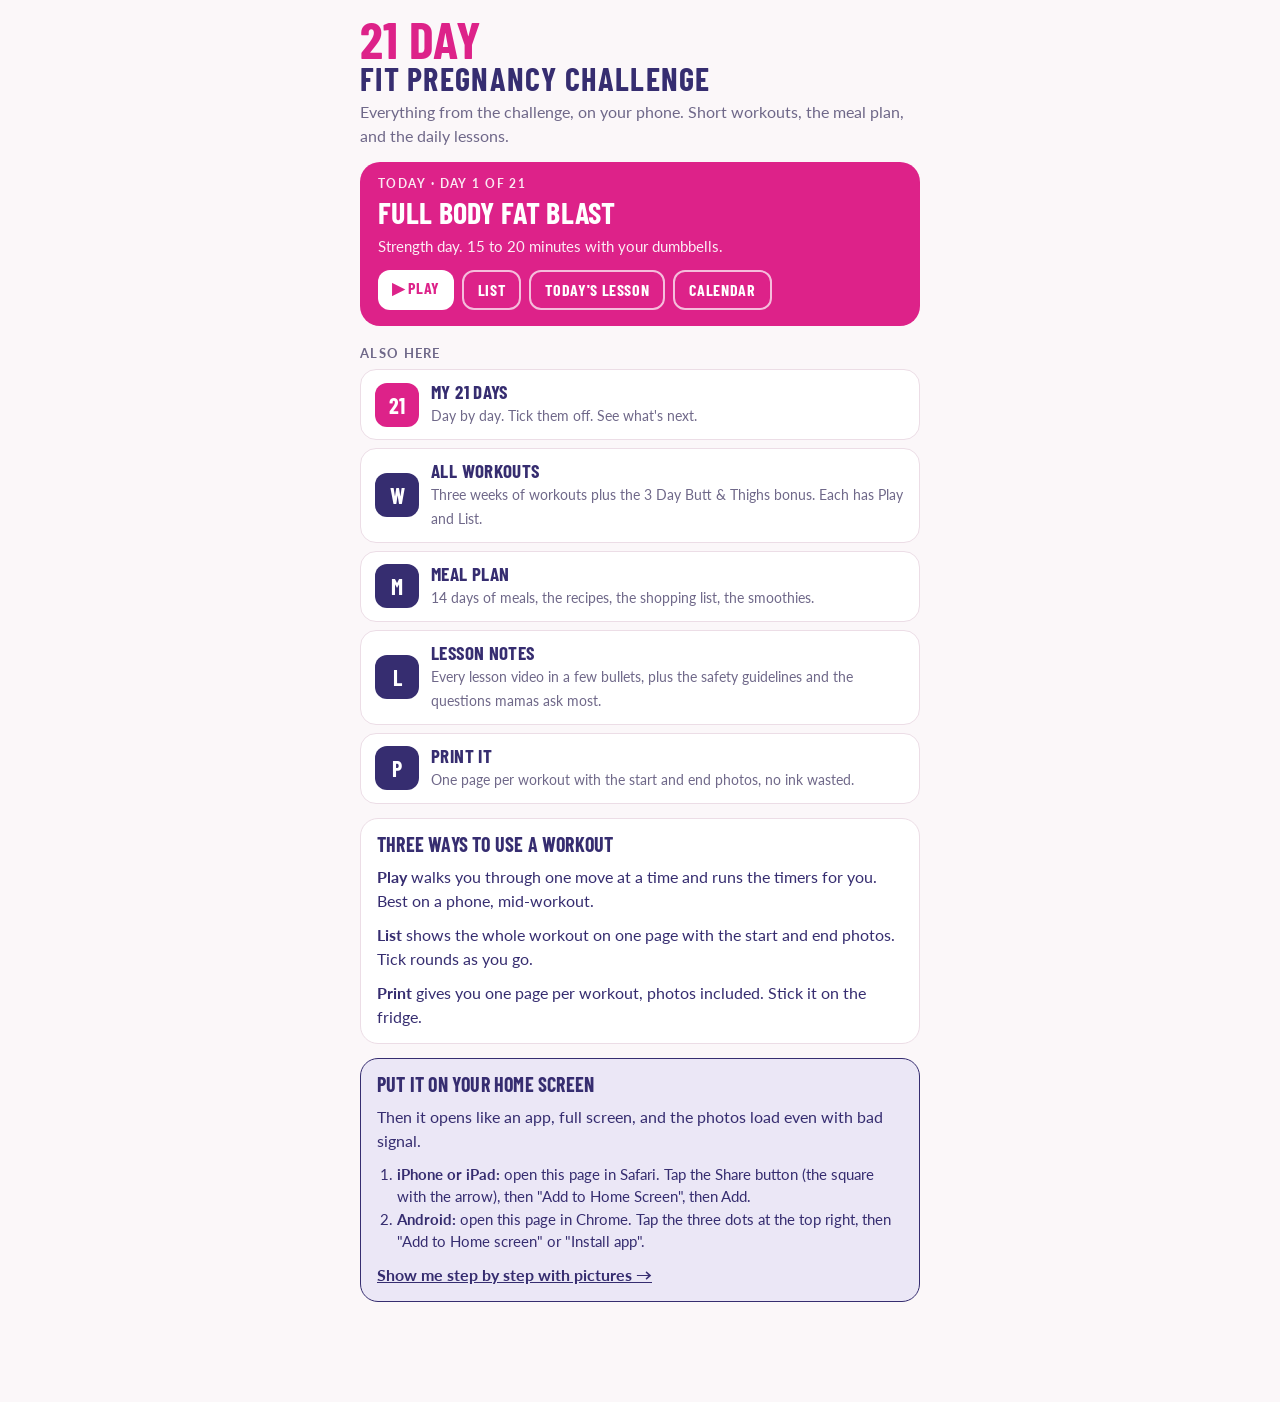
<file: index.html>
<!doctype html>
<meta charset="utf-8">
<base target="_top">
<meta name="viewport" content="width=device-width, initial-scale=1, viewport-fit=cover">
<title>Workouts · 21 Day Fit Pregnancy Challenge</title>
<link rel="manifest" href="manifest.json">
<meta name="theme-color" content="#dd2289">
<meta name="apple-mobile-web-app-capable" content="yes">
<meta name="apple-mobile-web-app-status-bar-style" content="default">
<meta name="apple-mobile-web-app-title" content="21 Day">
<link rel="apple-touch-icon" href="icons/icon-180.png">
<link rel="preconnect" href="https://fonts.googleapis.com">
<link rel="stylesheet" href="https://fonts.googleapis.com/css2?family=Barlow+Condensed:wght@500;600;700&family=Lato:wght@400;700&display=swap">
<link rel="stylesheet" href="app.css">
<style>
/* List view: the whole workout on one page. Sticky header with week and workout pickers, then one
   card per circuit that you work down; a rest timer appears under the circuit you just ticked.
   Links: index.html#w1-arms shows one workout, #week-1 a week with its picker, #all everything. */
body::before{content:"";position:fixed;inset:0 0 auto;height:env(safe-area-inset-top,0px);z-index:10;background:var(--bg)}
header.top{position:sticky;top:env(safe-area-inset-top,0px);z-index:5;background:var(--bg);padding-block:14px 10px;display:flex;flex-direction:column;gap:10px;border-bottom:1px solid var(--line)}
.intro{background:var(--card);border:1px solid var(--line);border-radius:18px;padding:14px 16px;display:flex;flex-direction:column;gap:10px}
.intro p{margin:0;color:var(--muted)}
.intro p b{color:var(--ink)}
.plan{display:flex;flex-wrap:wrap;gap:6px}
.ss{background:var(--card);border:1px solid var(--line);border-radius:20px;overflow:hidden}
.ss-head{display:flex;justify-content:space-between;align-items:baseline;padding:14px 16px 4px;gap:8px}
.ss-head h2{margin:0;font-size:20px}
.ss-head span{font-size:13px;color:var(--muted)}
.ss.complete{border-color:var(--done)}
.ss.complete .ss-head span{color:var(--done);font-weight:700}
.ex{display:grid;grid-template-columns:minmax(0,1fr);gap:12px;padding:14px 16px;border-top:1px solid var(--line)}
.ex:first-of-type{border-top:0}
.pair{display:grid;grid-template-columns:1fr 1fr;gap:8px}
.pair figure{margin:0;position:relative}
.pair img{width:100%;height:auto;aspect-ratio:16/13;object-fit:cover;border-radius:12px;background:var(--brand-soft)}
.pair figcaption{position:absolute;left:6px;top:6px;font:700 11px/1 var(--display);letter-spacing:.08em;text-transform:uppercase;background:rgba(54,45,112,.82);color:#fff;padding:4px 7px;border-radius:5px}
.ex .info{min-width:0;display:flex;flex-direction:column;gap:8px}
.ex h3{margin:0;font:700 22px/1.1 var(--display);text-transform:uppercase;letter-spacing:.01em}
.code{display:inline-block;font:700 14px/1 var(--display);color:var(--accent-ink);background:var(--accent);border-radius:6px;padding:4px 7px;margin-right:8px;letter-spacing:.04em;vertical-align:3px}
.meta{display:flex;flex-wrap:wrap;gap:6px}
.cue{font-size:14px;color:var(--muted);margin:0}
.cue b{color:var(--brand);font-family:var(--display);text-transform:uppercase;letter-spacing:.06em;font-size:12px;margin-right:4px}
.row{display:flex;flex-wrap:wrap;align-items:center;justify-content:space-between;gap:8px}
.sets{display:flex;gap:8px;flex-wrap:wrap}
.sets button{min-width:48px;height:44px;padding:0 12px;border-radius:12px;border:2px solid var(--line);background:var(--bg);font:700 15px/1 var(--display);letter-spacing:.04em;text-transform:uppercase;white-space:nowrap}
.sets button[aria-pressed="true"]{background:var(--done);border-color:var(--done);color:var(--accent-ink)}
.links{display:flex;gap:12px;flex-wrap:wrap}
.demo{font-weight:700;font-size:14px;color:var(--accent);text-decoration:none;display:inline-flex;align-items:center;gap:6px;border:0;background:none;padding:6px 0}
.embed{grid-column:1/-1;aspect-ratio:16/9;max-width:100%;border-radius:12px;overflow:hidden;background:#000}
.embed iframe{width:100%;height:100%;border:0}
.finish{border:0;background:var(--accent);color:var(--accent-ink);border-radius:14px;padding:18px;font:700 22px/1 var(--display);letter-spacing:.06em;text-transform:uppercase}
.finish:disabled{opacity:.45;cursor:default}
.week{text-align:center;color:var(--muted);font-size:14px;margin:0}
.week b{color:var(--accent)}
.done-card{background:var(--done-soft);border:1px solid var(--done);border-radius:20px;padding:20px;display:flex;flex-direction:column;gap:6px}
.done-card h2{margin:0;font-size:30px;color:var(--accent)}
.done-card button{align-self:flex-start;border:1px solid var(--accent);background:transparent;color:var(--accent);border-radius:10px;padding:8px 12px;font-weight:700;margin-top:6px}
.rest{grid-column:1/-1;position:relative;overflow:hidden;background:var(--brand);color:#fff;border-radius:14px;padding:14px 14px 12px;display:flex;align-items:center;gap:12px;flex-wrap:wrap}
.restwrap .rest{border-radius:20px;padding:18px 16px 16px}
.restwrap .rest .t{font-size:52px}
.rest.work{background:var(--accent);color:var(--accent-ink)}
.rest .t{font:700 42px/1 var(--display);font-variant-numeric:tabular-nums;min-width:2.4ch}
.rest .lbl{flex:1;min-width:120px;font-size:14px;font-weight:700}
.rest .lbl small{display:block;opacity:.85;font-weight:400}
.rest .btns{display:flex;gap:8px;flex:none}
.rest button{border:1px solid currentColor;background:transparent;color:inherit;border-radius:12px;padding:10px 14px;font-weight:700;white-space:nowrap}
.bar{position:absolute;left:0;top:0;height:4px;background:var(--gold);transition:width 1s linear}
.nudge{background:var(--card);border:1px solid var(--line);border-radius:20px;padding:14px 16px;display:flex;flex-direction:column;gap:6px}
.nudge b{font:700 12px/1 var(--body);letter-spacing:.12em;text-transform:uppercase;color:var(--accent)}
.nudge>a{font:700 26px/1 var(--display);color:var(--ink);text-decoration:none;text-transform:uppercase}
.nudge small{color:var(--muted);font-size:14px}
.nudge .minis{display:flex;gap:8px;flex-wrap:wrap;margin-top:4px}
.nudge .minis a{font:700 14px/1 var(--display);letter-spacing:.05em;text-transform:uppercase;color:var(--brand);text-decoration:none;border:1px solid var(--line);border-radius:999px;padding:7px 10px}
.howto{background:var(--card);border:1px solid var(--line);border-radius:20px;padding:16px 18px;display:flex;flex-direction:column;gap:8px}
.howto ol{margin:0;padding-left:20px;display:flex;flex-direction:column;gap:6px;font-size:15px}
.howto .got{align-self:flex-start;border:0;background:var(--brand);color:#fff;border-radius:12px;padding:10px 16px;font-weight:700;margin-top:4px}
.howto-link{align-self:flex-start;border:0;background:none;color:var(--accent);font-weight:700;padding:0;text-decoration:underline}
@media (prefers-reduced-motion:reduce){.bar{transition:none}}
</style>

<div class="wrap">
  <header class="top">
    <a class="back" href="start.html">← Home</a>
    <span class="eyebrow" id="eyebrow">21 Day Fit Pregnancy Challenge</span>
    <div class="pick nums" id="groupPick" aria-label="Week"></div>
    <h1 id="title">Loading…</h1>
    <div class="pick nums" id="workoutPick" aria-label="Workout"></div>
  </header>

  <section id="nudge"></section>
  <section id="howto"></section>
  <section class="intro" id="intro"></section>
  <main id="workout" class="wrap" style="gap:14px"></main>
  <p class="week" id="week"></p>
</div>

<script src="app.js"></script>
<script>
const {store,esc,EMBED_OK}=C21;
const state={group:null,workout:null,lock:'none',openVid:{},justOpened:null};
const $=s=>document.querySelector(s);
const key=()=>`c21:${state.workout}`;
function weekStart(){const d=new Date();d.setHours(0,0,0,0);d.setDate(d.getDate()-((d.getDay()+6)%7));return d.getTime()}
function weekLog(){return store.get('c21:log',[]).filter(t=>t.t>=weekStart())}
const W=()=>C21.workoutOf(state.workout), G=()=>C21.weekOf(state.group);
function shortName(w,g){const n=C21.weekWorkouts(g.id).indexOf(w)+1;return g.id===0?`Day ${n}`:w.name}

// "Today" for this phone: the day on the challenge calendar, and the workout it carries.
function nudgeHTML(d){
  const n=C21.dayNumber(); const day=d.days.find(x=>x.day===n);
  const done=C21.doneDays();
  if(!day) return `<div class="nudge"><b>${n<1?'Before day 1':'After day 21'}</b><a href="calendar.html">Open the calendar</a><small>${n<1?'Your start date is in the future. Change it on the calendar if that is wrong.':'You finished the 21 days. Start again, or keep any workout you liked.'}</small></div>`;
  const w=day.workout?C21.workoutOf(day.workout):null;
  const title=w?w.name:(day.title||'Rest day');
  return `<div class="nudge"><b>Today · Day ${n} of 21</b>${w?`<a href="play.html#${esc(w.id)}">▶ ${esc(title)}</a>`:`<a href="calendar.html">${esc(title)}</a>`}
    <small>${done[n]?'Done. Nice.':w?(w.kind==='cardio'?'Cardio day. 15 to 20 minutes.':'Strength day. 15 to 20 minutes.'):(day.extra||'Walk, stretch, drink water.')}${day.lesson?` · <a href="lessons.html#${esc(day.lesson)}" style="color:var(--accent)">Today's lesson</a>`:''}</small>
    <span class="minis"><a href="calendar.html">Calendar</a><a href="meals.html">Meal plan</a><a href="lessons.html">Lessons</a></span></div>`;
}
function howtoHTML(w){
  if(store.get('c21:howto',false)) return `<button class="howto-link" data-howto="show">How this works</button>`;
  const c=w.blocks[0].exercises.map(e=>e.code), first=c[0], last=c[c.length-1], multi=w.blocks.length>1;
  const steps=w.kind==='cardio'
    ?`<li>Tap <b>Go</b> on the first move. The timer runs, beeps, and you move on to the next one.</li>
      <li>After the last move of a round, tap <b>Round 1</b> under it. Then start the next round from the top.</li>
      <li>Rather be told what to do? Tap <b>Play it step by step</b>: it runs every timer for you.</li>`
    :`<li>Do ${c.map(x=>`<b>${esc(x)}</b>`).join(', then ')}, one after the other. That's one round.</li>
      <li>After <b>${esc(last)}</b>, tap <b>Round 1</b> under it. A rest timer appears below the circuit.</li>
      <li>When it hits zero, back to <b>${esc(first)}</b> for round 2.${multi?` Then do the same for circuit <b>${esc(w.blocks[1].label)}</b>.`:''}</li>
      <li>Tap a round again to untick it. When every round is ticked, press Finish.</li>`;
  return `<div class="howto"><h2>How this works</h2><ol>${steps}</ol><p class="note">Rather be walked through it? Tap <b>Play it step by step</b> just below. Need paper? Tap <b>Print</b>.</p><button class="got" data-howto="hide">Got it</button></div>`;
}
function workSeconds(e,w){const m=(e.reps||'').match(/^(\d+)\s*s$/);return m?+m[1]:(w.kind==='cardio'?w.work||45:0)}
function restHTML(){
  if(!rest) return '';
  return `<div class="rest ${rest.kind}" id="rest" role="timer" aria-live="off"><div class="bar" id="bar" style="width:${rest.total?100*(rest.total-rest.left)/rest.total:0}%"></div>
    <div class="t" id="tLeft">${Math.max(rest.left,0)}</div><div class="lbl">${rest.kind==='work'?'Go':'Rest'}<small>${esc(rest.label)}</small></div>
    <div class="btns">${rest.kind==='work'?'':'<button data-rest="plus">+15s</button>'}<button data-rest="skip">${rest.kind==='work'?'Stop':'Skip rest'}</button></div></div>`;
}

async function render(){
  let d;
  try{d=await C21.load()}catch(e){$('#workout').innerHTML=`<div class="err">The workouts didn't load. Check your connection and refresh the page.</div>`;return}
  const g=G(), w=W();
  $('#eyebrow').textContent=`21 Day Challenge · ${g.name}`;
  $('#title').textContent=w.name;
  $('#groupPick').innerHTML=state.lock==='none'?d.weeks.map(x=>`<button aria-pressed="${x.id===g.id}" data-group="${x.id}">${esc(x.name.replace('Bonus: ','Bonus '))}</button>`).join(''):'';
  const ws=C21.weekWorkouts(g.id);
  $('#workoutPick').innerHTML=(state.lock!=='workout'&&ws.length>1)?ws.map(x=>{
    const done=store.get(`c21:${x.id}`,{}).finished;
    return `<button aria-pressed="${x.id===w.id}" data-workout="${x.id}" class="${done?'is-done':''}">${esc(shortName(x,g))}</button>`}).join(''):'';

  const lv=w.lessonVideo&&EMBED_OK?(state.openVid.intro===w.lessonVideo?`<button class="demo" data-embed="${esc(w.lessonVideo)}" data-code="intro">✕ Close video</button>${C21.yt(w.lessonVideo,w.name+' follow along',true)}`:`<button class="demo" data-embed="${esc(w.lessonVideo)}" data-code="intro">▶ Follow along with Michelle (video)</button>`):(w.lessonVideo?`<a class="demo" href="https://www.youtube.com/watch?v=${esc(w.lessonVideo)}" target="_blank" rel="noopener">▶ Follow along with Michelle (video)</a>`:'');
  $('#intro').innerHTML=`<div class="plan"><span class="chip hot">${esc(w.setsLabel)}</span>${w.kind==='cardio'?`<span class="chip hot">${esc(String(w.work))} s each move</span>`:w.reps?`<span class="chip hot">${esc(w.reps)} reps</span>`:''}${w.restLabel?`<span class="chip hot">Rest ${esc(w.restLabel)}</span>`:''}</div>
    <p><b>How:</b> ${esc(w.how)}</p>${w.gear?`<p><b>You need:</b> ${esc(w.gear)}</p>`:''}${w.todo?`<p class="todo">${esc(w.todo)}</p>`:''}${lv}
    <div class="toolrow"><a href="play.html#${esc(w.id)}" class="play">▶ Play it step by step</a><a href="print.html#${esc(w.id)}" target="_blank" rel="noopener">🖨 Print</a></div>`;
  $('#howto').innerHTML=howtoHTML(w);
  $('#nudge').innerHTML=state.lock==='none'?nudgeHTML(d):'';

  const saved=store.get(key(),{ticks:{}});
  let allDone=true;
  let html=w.blocks.map(s=>{
    const n=s.exercises.length, kind=n===2?'Superset':'Circuit';
    const complete=s.exercises.every(e=>(saved.ticks[e.code]||[]).filter(Boolean).length>=w.sets);
    if(!complete) allDone=false;
    const head=`<div class="ss-head"><h2>${s.label==='Circuit'?'The circuit':`Circuit ${esc(s.label)}`}</h2><span>${complete?'Done':`${esc(w.setsLabel)}, back to back`}</span></div>`;
    return `<section class="ss ${complete?'complete':''}">${head}`+
    s.exercises.map(e=>{
      const t=saved.ticks[e.code]||[];
      const btns=Array.from({length:w.sets},(_,i)=>`<button aria-pressed="${!!t[i]}" aria-label="Round ${i+1} of ${esc(e.name)}" data-tick="${e.code}" data-i="${i}">Round ${i+1}</button>`).join('');
      const links=e.video?(EMBED_OK
        ?`<button class="demo" data-embed="${esc(e.video)}" data-code="${e.code}">${state.openVid[e.code]===e.video?'✕ Close':'▶ Watch demo'}</button>`
        :`<a class="demo" href="https://www.youtube.com/watch?v=${esc(e.video)}" target="_blank" rel="noopener">▶ Watch demo</a>`)
        :(w.kind==='cardio'?'':`<span class="note">Demo video coming</span>`);
      const secs=workSeconds(e,w);
      const pair=e.startPhoto&&e.endPhoto;
      const pic=pair
        ?`<div class="pair"><figure><img src="${esc(e.startPhoto)}" alt="Start position for ${esc(e.name)}" loading="lazy"><figcaption>Start</figcaption></figure><figure><img src="${esc(e.endPhoto)}" alt="End position for ${esc(e.name)}" loading="lazy"><figcaption>End</figcaption></figure></div>`:'';
      const vid=state.openVid[e.code];
      return `<div class="ex" id="ex-${e.code}">
        ${pic}
        <div class="info"><h3><span class="code">${esc(e.code)}</span>${esc(e.name)}</h3>
          <div class="meta">${e.reps?`<span class="chip">${esc(e.reps)}${/^\d+$/.test(e.reps)?' reps':''}</span>`:''}${e.note?`<span class="chip">${esc(e.note)}</span>`:''}</div>
          ${e.cue?`<p class="cue"><b>How</b>${esc(e.cue)}</p>`:''}
          <div class="row"><div class="sets">${btns}${secs?`<button data-work="${e.code}" data-sec="${secs}">⏱ Go ${secs}s</button>`:''}</div></div>
          <div class="links">${links}</div>
        </div>
        ${vid&&EMBED_OK?C21.yt(vid,e.name+' demo',state.justOpened===e.code):''}
        ${rest&&rest.kind==='work'&&rest.code===e.code?restHTML():''}
        </div>`}).join('')+`</section>`+(rest&&rest.kind==='rest'&&rest.block===s.label?`<section class="restwrap">${restHTML()}</section>`:'')}).join('');
  state.justOpened=null;

  if(saved.finished){
    html=`<div class="done-card"><h2>${esc(w.name)} is done</h2><p>Nice work, mama. Water, a protein snack, and stretch it out.</p><button data-reset="1">Do it again another day</button></div>`+html;
  }else{
    html+=`<button class="finish" id="finish" ${allDone?'':'disabled'}>${allDone?'Finish workout':'Tick every round to finish'}</button>`;
  }
  $('#workout').innerHTML=html;
  const log=weekLog();
  $('#week').innerHTML=`<b>${log.length}</b> workout${log.length===1?'':'s'} done this week`+(log.length?`: ${esc(log.map(x=>x.name).join(', '))}`:'');
}

let timer=null,rest=null;   // rest = {code, left, total, label, kind, ends} while a rest or work timer runs
// Counts on the clock, so a locked phone comes back to the right number.
function startRest(code,sec,label,kind='rest',block=null){
  clearInterval(timer);rest={code,block,left:sec,total:sec,label,kind,ends:Date.now()+sec*1000};
  timer=setInterval(()=>{rest.left=Math.ceil((rest.ends-Date.now())/1000);tick();if(rest.left<=0){C21.beep();stopRest(true)}},250);
}
function tick(){const t=$('#tLeft'),b=$('#bar');if(!t||!rest)return;t.textContent=Math.max(rest.left,0);b.style.width=(rest.total?100*(rest.total-rest.left)/rest.total:0)+'%'}
function stopRest(rerender){clearInterval(timer);timer=null;rest=null;if(rerender)render()}

document.addEventListener('visibilitychange',()=>{if(!document.hidden&&rest)tick()});
document.addEventListener('click',e=>{
  const b=e.target.closest('button');if(!b)return;
  if(b.dataset.group!==undefined){state.group=+b.dataset.group;state.workout=C21.weekWorkouts(state.group)[0].id;stopRest();render();return}
  if(b.dataset.workout){state.workout=b.dataset.workout;stopRest();render();return}
  if(b.dataset.tick){
    const w=W();
    const s=store.get(key(),{ticks:{}});const arr=s.ticks[b.dataset.tick]||[];const i=+b.dataset.i;
    arr[i]=!arr[i];s.ticks[b.dataset.tick]=arr;store.set(key(),s);
    if(arr[i]){
      const grp=w.blocks.find(g=>g.exercises.some(x=>x.code===b.dataset.tick));
      const ex=grp.exercises.find(x=>x.code===b.dataset.tick);
      const last=grp.exercises[grp.exercises.length-1].code===ex.code;
      const secs=last?+w.restSeconds||0:0;
      if(secs>0){
        const more=i+1<w.sets;
        startRest(ex.code,secs,more?`Round ${i+1}${grp.label==='Circuit'?'':' of '+grp.label} done · then back to ${grp.exercises[0].code} for round ${i+2}`:`Round ${i+1}${grp.label==='Circuit'?'':' of '+grp.label} done · that was the last one`,'rest',grp.label);
      }
    }
    render();return;
  }
  if(b.dataset.work){startRest(b.dataset.work,+b.dataset.sec,'Keep moving','work');render();return}
  if(b.dataset.rest){
    if(b.dataset.rest==='skip'){stopRest(true);return}
    if(rest){rest.ends+=15000;rest.total+=15;rest.left+=15;tick()}return;
  }
  if(b.dataset.howto){store.set('c21:howto',b.dataset.howto==='hide');render();return}
  if(b.dataset.embed){
    const c=b.dataset.code;
    if(state.openVid[c]===b.dataset.embed)delete state.openVid[c];else{state.openVid[c]=b.dataset.embed;state.justOpened=c}
    render();return;
  }
  if(b.dataset.reset){store.set(key(),{ticks:{}});stopRest();render();return}
  if(b.id==='finish'&&!b.disabled){
    const w=W();
    const s=store.get(key(),{ticks:{}});s.finished=Date.now();store.set(key(),s);
    C21.logWorkout(w);
    stopRest();render();window.scrollTo({top:0,behavior:'smooth'});return;
  }
});
// #w1-arms shows only that workout. #week-1 shows week 1 with a picker. #all shows everything.
// No hash means someone typed the bare address, so send them to the home page.
if(!location.hash&&window.top===window.self)location.replace('start.html');
async function readHash(){
  const d=await C21.load();
  const h=decodeURIComponent(location.hash.replace(/^#/,'')).toLowerCase();
  const w=C21.workoutOf(h); const gm=h.match(/^week-(\d)$/)||(h==='bonus'?[0,'0']:null);
  if(w){state.group=w.week;state.workout=w.id;state.lock='workout'}
  else if(gm&&C21.weekOf(+gm[1])){state.group=+gm[1];state.workout=C21.weekWorkouts(state.group)[0].id;state.lock='group'}
  else{
    // open on today's workout when there is one
    const n=C21.dayNumber(); const day=d.days.find(x=>x.day===n&&x.workout);
    const w0=day?C21.workoutOf(day.workout):d.workouts[0];
    state.group=w0.week;state.workout=w0.id;state.lock='none';
  }
}
readHash().then(render);
window.addEventListener('hashchange',()=>{readHash().then(()=>{stopRest();render()})});
</script>
</file>
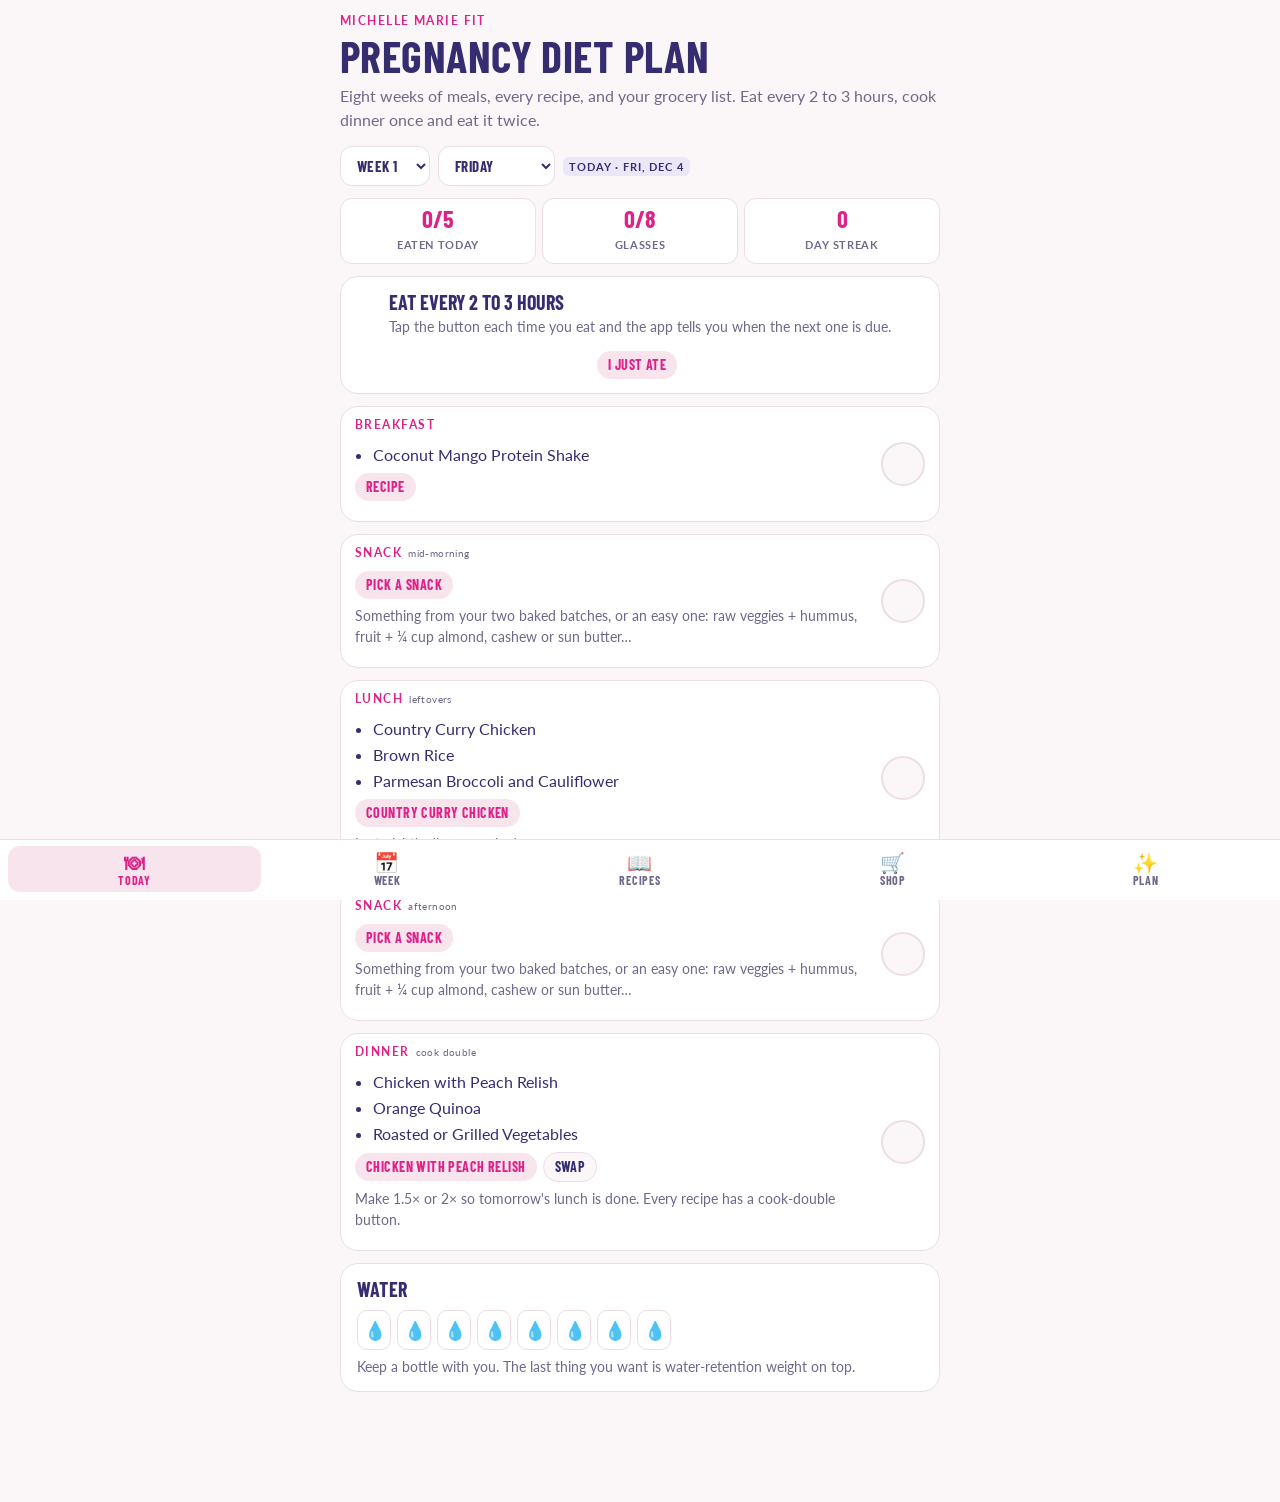
<file: diet/index.html>
<!doctype html>
<meta charset="utf-8">
<base target="_top">
<meta name="viewport" content="width=device-width, initial-scale=1, viewport-fit=cover">
<title>MMF Pregnancy Diet Plan</title>
<link rel="manifest" href="manifest.json">
<meta name="theme-color" content="#dd2289">
<meta name="apple-mobile-web-app-capable" content="yes">
<meta name="apple-mobile-web-app-status-bar-style" content="default">
<meta name="apple-mobile-web-app-title" content="Diet Plan">
<link rel="apple-touch-icon" href="../icons/icon-180.png">
<link rel="preconnect" href="https://fonts.googleapis.com">
<link rel="stylesheet" href="https://fonts.googleapis.com/css2?family=Barlow+Condensed:wght@500;600;700&family=Lato:wght@400;700&display=swap">
<link rel="stylesheet" href="../app.css">
<style>
/* The Pregnancy Diet Plan as an app. One page, five tabs. Reads ../data/diet.json (built from the PDF
   by tools/build_diet.py). Everything she does saves on her phone (localStorage, keys pdp:).
   Today: the five eating slots for the day, water, "eat every 2-3 hours" nudge.
   Week: the 7 days of the week she is on, swap a dinner.  Recipes: all 55 dinners, snacks, breakfasts,
   scaled servings, aversion filters.  Shopping: the week's list by aisle with ticks.  Plan: Michelle's rules. */
body{padding-bottom:110px}
.wrap{max-width:600px}
header{padding-top:14px;display:flex;flex-direction:column;gap:6px}
.tabs{position:fixed;left:0;right:0;bottom:0;z-index:20;background:var(--card);border-top:1px solid var(--line);display:flex;justify-content:space-around;padding:6px max(8px,env(safe-area-inset-left)) max(8px,env(safe-area-inset-bottom))}
.tabs button{flex:1;border:0;background:none;display:flex;flex-direction:column;align-items:center;gap:2px;padding:6px 2px;font:700 12px/1 var(--display);letter-spacing:.06em;text-transform:uppercase;color:var(--muted);border-radius:12px}
.tabs button span{font-size:20px;line-height:1}
.tabs button[aria-pressed="true"]{color:var(--accent);background:var(--accent-soft)}
.daybar{display:flex;gap:8px;align-items:center;flex-wrap:wrap}
.daybar select,.daybar button{font:700 15px/1 var(--display);text-transform:uppercase;letter-spacing:.03em;padding:9px 12px;border-radius:12px;border:1px solid var(--line);background:var(--card);color:var(--ink)}
.daybar .today{color:var(--accent);border-color:var(--accent)}
.slot{background:var(--card);border:1px solid var(--line);border-radius:18px;padding:12px 14px;display:grid;grid-template-columns:1fr 44px;gap:8px 10px;align-items:start}
.slot.done{background:var(--done-soft);border-color:var(--accent)}
.slot .k{font:700 12px/1 var(--body);letter-spacing:.12em;text-transform:uppercase;color:var(--accent)}
.slot .k small{color:var(--muted);letter-spacing:.04em;text-transform:none;font-weight:400;margin-left:6px}
.slot h3{margin:4px 0 0;font:700 21px/1.1 var(--display);text-transform:uppercase}
.slot ul{margin:4px 0 0;padding-left:18px;color:var(--ink)}
.slot li{margin:2px 0}
.slot .note{margin-top:6px}
.slot .k,.slot>div{grid-column:1}
.slot .tick{grid-column:2;grid-row:1/span 3;width:44px;height:44px;border-radius:50%;border:2px solid var(--line);background:var(--bg);font:700 20px/1 var(--display);color:transparent;align-self:center}
.slot .tick[aria-pressed="true"]{background:var(--done);border-color:var(--done);color:var(--accent-ink)}
.rlink{display:inline-flex;align-items:center;gap:6px;background:var(--accent-soft);color:var(--accent);border:0;border-radius:999px;padding:7px 11px;font:700 14px/1 var(--display);text-transform:uppercase;letter-spacing:.03em;margin:4px 6px 0 0;text-decoration:none;cursor:pointer}
.rlink.quiet{background:var(--bg);color:var(--brand);border:1px solid var(--line)}
.water{display:flex;gap:6px;flex-wrap:wrap;align-items:center}
.water button{width:34px;height:40px;border-radius:10px;border:1px solid var(--line);background:var(--card);font-size:18px}
.water button[aria-pressed="true"]{background:var(--blue-soft);border-color:var(--blue)}
.nudge{display:flex;justify-content:space-between;align-items:center;gap:10px;flex-wrap:wrap}
.nudge b{font:700 20px/1.1 var(--display);text-transform:uppercase}
.prog{display:grid;grid-template-columns:repeat(3,1fr);gap:6px}
.prog div{border:1px solid var(--line);border-radius:12px;padding:8px 6px;text-align:center;background:var(--card)}
.prog b{display:block;font:700 24px/1 var(--display);color:var(--accent)}
.prog small{font:700 11px/1.2 var(--body);letter-spacing:.06em;text-transform:uppercase;color:var(--muted)}
.wk{display:flex;flex-direction:column;gap:8px}
.wd{display:grid;grid-template-columns:54px 1fr;gap:10px;border:1px solid var(--line);border-radius:16px;padding:10px 12px;background:var(--card)}
.wd.now{border-color:var(--accent);box-shadow:0 0 0 2px var(--accent-soft)}
.wd .d b{display:block;font:700 22px/1 var(--display)}
.wd .d small{font:700 10px/1.2 var(--body);letter-spacing:.08em;text-transform:uppercase;color:var(--muted)}
.wd .m{font-size:14px;color:var(--muted)}
.wd .m b{color:var(--ink);font:700 16px/1.2 var(--display);text-transform:uppercase;display:block}
.wd .m .l{display:block;margin-top:3px}
.wd .acts{display:flex;gap:6px;flex-wrap:wrap;margin-top:6px}
.wd .acts button{font:700 12px/1 var(--display);letter-spacing:.05em;text-transform:uppercase;color:var(--brand);border:1px solid var(--line);background:var(--bg);border-radius:999px;padding:6px 9px}
.search{display:flex;gap:8px}
.search input{flex:1;font:inherit;padding:10px 12px;border-radius:12px;border:1px solid var(--line);background:var(--card);color:var(--ink)}
.chips{display:flex;gap:6px;flex-wrap:wrap}
.chips button{border:1px solid var(--line);background:var(--card);border-radius:999px;padding:7px 11px;font:700 13px/1 var(--display);letter-spacing:.04em;text-transform:uppercase}
.chips button[aria-pressed="true"]{background:var(--brand);color:#fff;border-color:var(--brand)}
.chips button.av[aria-pressed="true"]{background:var(--accent);color:var(--accent-ink);border-color:var(--accent)}
.rc{display:grid;grid-template-columns:1fr auto;gap:8px;align-items:center;background:var(--card);border:1px solid var(--line);border-radius:14px;padding:10px 12px;text-decoration:none;color:inherit;cursor:pointer}
.rc b{display:block;font:700 18px/1.1 var(--display);text-transform:uppercase}
.rc small{color:var(--muted);font-size:13px}
.rc .fav{border:0;background:none;font-size:22px;color:var(--line)}
.rc .fav.on{color:var(--accent)}
.tag{display:inline-block;font:700 10px/1 var(--body);letter-spacing:.06em;text-transform:uppercase;border-radius:5px;padding:3px 5px;margin-right:4px;background:var(--bg);border:1px solid var(--line);color:var(--muted)}
.tag.warn{background:var(--accent-soft);border-color:var(--accent);color:var(--accent)}
dialog{border:0;border-radius:22px 22px 0 0;padding:0;width:100%;max-width:640px;margin:auto auto 0;background:var(--card);color:var(--ink);max-height:92vh}
dialog::backdrop{background:rgba(54,45,112,.45)}
.modal{padding:16px 18px 30px;display:flex;flex-direction:column;gap:12px}
.modal .top{display:flex;justify-content:space-between;align-items:flex-start;gap:10px}
.modal h2{font-size:28px}
.modal .x{border:1px solid var(--line);background:var(--bg);border-radius:999px;width:38px;height:38px;font-size:18px;flex:none}
.scale{display:flex;gap:6px;align-items:center;flex-wrap:wrap;font-size:14px;color:var(--muted)}
.scale button{border:1px solid var(--line);background:var(--bg);border-radius:999px;padding:7px 11px;font:700 14px/1 var(--display)}
.scale button[aria-pressed="true"]{background:var(--accent);color:var(--accent-ink);border-color:var(--accent)}
.comp h3{margin:8px 0 2px;font:700 20px/1.1 var(--display);text-transform:uppercase}
.comp .sv{font-size:13px;color:var(--muted)}
.comp ul,.comp ol{margin:6px 0 0;padding-left:20px}
.comp li{margin:3px 0}
.comp li.have{text-decoration:line-through;color:var(--muted)}
.comp ul li{cursor:pointer}
.aisle h3{margin:10px 0 4px;font:700 13px/1 var(--body);letter-spacing:.12em;text-transform:uppercase;color:var(--accent)}
.aisle label{display:flex;gap:10px;align-items:center;padding:7px 0;border-bottom:1px dashed var(--line)}
.aisle input{width:22px;height:22px;accent-color:var(--accent)}
.aisle label.have span{text-decoration:line-through;color:var(--muted)}
.addrow{display:flex;gap:8px}
.addrow input{flex:1;font:inherit;padding:10px 12px;border-radius:12px;border:1px solid var(--line);background:var(--card);color:var(--ink)}
.addrow button{border:0;background:var(--accent);color:var(--accent-ink);border-radius:12px;padding:0 14px;font:700 15px/1 var(--display);text-transform:uppercase}
.steps ol{padding-left:20px;margin:0;display:flex;flex-direction:column;gap:6px}
.pill{font:700 11px/1 var(--body);letter-spacing:.08em;text-transform:uppercase;background:var(--brand-soft);color:var(--brand);border-radius:6px;padding:4px 6px}
.hidden{display:none}
@media print{.tabs,.daybar,.search,.chips,.addrow,.nudge,.water,.prog,header .lead{display:none !important}body{background:#fff;color:#000;padding:0}.slot,.wd,.rc{border-color:#999;background:#fff}}
</style>
<div class="wrap">
  <header>
    <span class="eyebrow">Michelle Marie Fit</span>
    <h1 id="h1">Pregnancy Diet Plan</h1>
    <p class="lead" id="lead">Eight weeks of meals, every recipe, and your grocery list. Eat every 2 to 3 hours, cook dinner once and eat it twice.</p>
  </header>
  <main id="main" class="wrap" style="gap:12px"></main>
</div>
<nav class="tabs" id="tabs"></nav>
<dialog id="dlg"></dialog>

<script>
const store={get(k,d){try{const v=localStorage.getItem(k);return v?JSON.parse(v):d}catch(e){return d}},set(k,v){try{localStorage.setItem(k,JSON.stringify(v))}catch(e){}},del(k){try{localStorage.removeItem(k)}catch(e){}}};
const esc=s=>String(s??'').replace(/[&<>"]/g,c=>({'&':'&amp;','<':'&lt;','>':'&gt;','"':'&quot;'}[c]));
const $=s=>document.querySelector(s);
const DAYS=['Sun','Mon','Tue','Wed','Thu','Fri','Sat'];
const DAYNAMES={Sun:'Sunday',Mon:'Monday',Tue:'Tuesday',Wed:'Wednesday',Thu:'Thursday',Fri:'Friday',Sat:'Saturday'};
let D=null, tab=store.get('pdp:tab','today'), view=null, recipeFilter='all', q='', scale=1;
const TABS=[['today','Today','🍽'],['week','Week','📅'],['recipes','Recipes','📖'],['shopping','Shop','🛒'],['plan','Plan','✨']];

// ---------- calendar maths: the plan starts on a Sunday (week 1, Sun). "Today is week W day X" moves the start.
const iso=d=>d.getFullYear()+'-'+String(d.getMonth()+1).padStart(2,'0')+'-'+String(d.getDate()).padStart(2,'0');
const today=()=>{const d=new Date();d.setHours(0,0,0,0);return d};
function startDate(){let s=store.get('pdp:start',null);if(!s){const d=today();d.setDate(d.getDate()-d.getDay());s=iso(d);store.set('pdp:start',s)}const [y,m,dd]=s.split('-').map(Number);return new Date(y,m-1,dd)}
function dayIndex(date){return Math.round((date-startDate())/864e5)}
function posOf(date){const i=dayIndex(date);const n=((i%56)+56)%56;return {week:Math.floor(n/7)+1,day:DAYS[n%7],cycle:Math.floor(i/56)}}
function setPos(week,day){const d=today();const n=(week-1)*7+DAYS.indexOf(day);d.setDate(d.getDate()-n);store.set('pdp:start',iso(d))}
function dateFor(week,day){const d=startDate();d.setDate(d.getDate()+(week-1)*7+DAYS.indexOf(day));return d}
const fmt=d=>d.toLocaleDateString(undefined,{weekday:'short',month:'short',day:'numeric'});

// ---------- data helpers
const recipe=n=>D.recipes.find(r=>r.number===n);
const weekData=w=>D.weeks.find(x=>x.week===w);
const prevDay=(w,day)=>{const i=DAYS.indexOf(day);return i===0?[w===1?8:w-1,'Sat']:[w,DAYS[i-1]]};
function dinnerIds(w,day){const sw=store.get(`pdp:swap:${w}:${day}`,null);if(sw)return sw;return (weekData(w).days[day].dinnerIds||[])}
function dinnerText(w,day){const sw=store.get(`pdp:swap:${w}:${day}`,null);if(sw)return sw.map(n=>recipe(n).name);return weekData(w).days[day].dinner||[]}
const aversions=()=>store.get('pdp:av',{});
const bad=r=>Object.keys(aversions()).filter(a=>aversions()[a]&&(r.tags||[]).includes(a));
const favs=()=>store.get('pdp:fav',{});

// ---------- quantities: scale "1½ cups" or "2-3 scallions" when she cooks double
const FR={'½':.5,'¼':.25,'¾':.75,'⅓':1/3,'⅔':2/3,'⅛':.125};
function toNum(s){s=s.trim();let m=s.match(/^(\d+)?\s*([½¼¾⅓⅔⅛])$/);if(m)return (+(m[1]||0))+FR[m[2]];m=s.match(/^(\d+)\/(\d+)$/);if(m)return +m[1]/+m[2];m=s.match(/^(\d+)\s+(\d+)\/(\d+)$/);if(m)return +m[1]+(+m[2]/+m[3]);return isNaN(+s)?null:+s}
function fmtNum(x){const w=Math.floor(x+1e-9),f=x-w;const near=[[0,''],[.25,'¼'],[1/3,'⅓'],[.5,'½'],[2/3,'⅔'],[.75,'¾'],[1,'']];let best=near[0];for(const n of near)if(Math.abs(n[0]-f)<Math.abs(best[0]-f))best=n;let W=w+(best[0]===1?1:0),F=best[0]===1?'':best[1];if(!W&&!F)return (Math.round(x*100)/100)+'';return (W||'')+F}
function scaleLine(line,k){if(k===1)return line;const m=line.match(/^((?:\d+\s*)?[½¼¾⅓⅔⅛]|\d+\s+\d+\/\d+|\d+\/\d+|\d+(?:\.\d+)?)(\s*(?:-|to)\s*((?:\d+\s*)?[½¼¾⅓⅔⅛]|\d+\/\d+|\d+(?:\.\d+)?))?(.*)$/);if(!m)return line;const a=toNum(m[1]);if(a===null)return line;let out=fmtNum(a*k);if(m[3]){const b=toNum(m[3]);if(b!==null)out+='-'+fmtNum(b*k)}return out+m[4]}

// ---------- rendering
function render(){
  $('#tabs').innerHTML=TABS.map(([k,l,i])=>`<button data-tab="${k}" aria-pressed="${tab===k}"><span>${i}</span>${l}</button>`).join('');
  const m=$('#main');
  if(tab==='today')m.innerHTML=renderToday();
  else if(tab==='week')m.innerHTML=renderWeek();
  else if(tab==='recipes')m.innerHTML=renderRecipes();
  else if(tab==='shopping')m.innerHTML=renderShopping();
  else m.innerHTML=renderPlan();
}
function slotHTML(key,label,sub,title,items,links,extra,dateKey){
  const done=store.get('pdp:done:'+dateKey,{})[key];
  return `<section class="slot ${done?'done':''}"><div class="k">${label}${sub?`<small>${esc(sub)}</small>`:''}</div>
    <button class="tick" data-done="${key}" aria-pressed="${!!done}" aria-label="${label} done">✓</button>
    <div>${title?`<h3>${title}</h3>`:''}${items&&items.length?`<ul>${items.map(i=>`<li>${esc(i)}</li>`).join('')}</ul>`:''}${links||''}${extra||''}</div></section>`;
}
function renderToday(){
  const pos=view||posOf(today()); const isToday=!view||(view.week===posOf(today()).week&&view.day===posOf(today()).day);
  const w=pos.week, day=pos.day, wd=weekData(w).days[day], date=dateFor(w,day), dk=iso(date);
  const [pw,pd]=prevDay(w,day); const prevIds=dinnerIds(pw,pd);
  const dIds=dinnerIds(w,day), dText=dinnerText(w,day);
  const snackPick=i=>{const s=store.get(`pdp:snack:${dk}:${i}`,null);return s?`<h3>${esc(s)}</h3><button class="rlink quiet" data-pick-snack="${i}">Change</button>${D.snacks.find(x=>x.title===s)?`<button class="rlink" data-open-snack="${esc(s)}">Recipe</button>`:''}`:`<button class="rlink" data-pick-snack="${i}">Pick a snack</button><p class="note">Something from your two baked batches, or an easy one: ${esc(D.easySnacks.slice(0,2).join(', ').toLowerCase())}…</p>`};
  const bLinks=(wd.breakfastIds||[]).map(t=>`<button class="rlink" data-open-bf="${esc(t)}">Recipe</button>`).join('');
  const lunchIsLeft=/leftover|dinner leftovers/i.test((wd.lunch||[]).join(' '))||((wd.lunchIds||[]).length&&JSON.stringify(wd.lunchIds)===JSON.stringify(prevIds));
  const lunchItems=lunchIsLeft&&prevIds.length?dinnerText(pw,pd):(wd.lunch||[]);
  const lunchIds=lunchIsLeft?prevIds:(wd.lunchIds||[]);
  const lunchNote=lunchIsLeft?`<p class="note">Last night's dinner, packed up. ${DAYS.indexOf(day)===0?'(Saturday night: cook extra or use any leftovers from the week.)':''}</p>`:'';
  const warn=ids=>ids.flatMap(n=>bad(recipe(n))).filter((v,i,a)=>a.indexOf(v)===i);
  const dWarn=warn(dIds);
  const cheat=/cheat/i.test(dText.join(' '));
  const water=store.get('pdp:water:'+dk,0);
  const ate=store.get('pdp:ate',null); const nextBy=ate?new Date(ate+2.5*3600e3):null;
  const doneCount=Object.values(store.get('pdp:done:'+dk,{})).filter(Boolean).length;
  const streak=(()=>{let s=0;const d=today();for(let i=0;i<60;i++){const k=iso(d);const c=Object.values(store.get('pdp:done:'+k,{})).filter(Boolean).length;if(c>=3)s++;else if(i>0)break;d.setDate(d.getDate()-1)}return s})();
  return `
  <div class="daybar"><select id="wkPick">${[1,2,3,4,5,6,7,8].map(i=>`<option value="${i}" ${i===w?'selected':''}>Week ${i}</option>`).join('')}</select>
    <select id="dayPick">${DAYS.map(d=>`<option value="${d}" ${d===day?'selected':''}>${DAYNAMES[d]}</option>`).join('')}</select>
    ${isToday?`<span class="pill">Today · ${fmt(date)}</span>`:`<button class="today" data-goto-today="1">Back to today</button><button data-set-today="1">This is today</button>`}</div>
  <section class="prog"><div><b>${doneCount}/5</b><small>eaten today</small></div><div><b>${water}/8</b><small>glasses</small></div><div><b>${streak}</b><small>day streak</small></div></section>
  <section class="card nudge"><div><b>${nextBy?(nextBy>new Date()?`Next bite by ${nextBy.toLocaleTimeString([],{hour:'numeric',minute:'2-digit'})}`:'Time to eat something'):'Eat every 2 to 3 hours'}</b><p class="note">${nextBy?`You last ate at ${new Date(ate).toLocaleTimeString([],{hour:'numeric',minute:'2-digit'})}. Never let yourself get hungry: that is when nausea, fatigue and the crankies start.`:'Tap the button each time you eat and the app tells you when the next one is due.'}</p></div><button class="rlink" data-ate="1">I just ate</button></section>
  ${slotHTML('b','Breakfast','',null,wd.breakfast,bLinks,'',dk)}
  ${slotHTML('s1','Snack','mid-morning',null,null,snackPick(1),'',dk)}
  ${slotHTML('l','Lunch',lunchIsLeft?'leftovers':'',null,lunchItems,lunchIds.map(n=>`<button class="rlink" data-open="${n}">${esc(recipe(n).name)}</button>`).join(''),lunchNote,dk)}
  ${slotHTML('s2','Snack','afternoon',null,null,snackPick(2),'',dk)}
  ${slotHTML('d','Dinner',cheat?'your call':'cook double',cheat?'Cheat meal':null,cheat?['Your favourite meal, in moderation. You earned it.']:dText,dIds.map(n=>`<button class="rlink" data-open="${n}">${esc(recipe(n).name)}</button>`).join('')+(cheat||!dIds.length?'':`<button class="rlink quiet" data-swap="${w}:${day}">Swap</button>`),
    (dWarn.length?`<p class="note"><span class="tag warn">contains ${esc(dWarn.join(', '))}</span> Tap Swap for one that doesn't.</p>`:'')+(cheat?'':`<p class="note">Make 1.5× or 2× so tomorrow's lunch is done. Every recipe has a cook-double button.</p>`),dk)}
  <section class="card"><h2>Water</h2><div class="water">${Array.from({length:8},(_,i)=>`<button data-water="${i+1}" aria-pressed="${i<water}">💧</button>`).join('')}<span class="note">Keep a bottle with you. The last thing you want is water-retention weight on top.</span></div></section>
  ${DAYS.indexOf(day)===0?`<section class="card"><h2>Sunday prep</h2><p class="note">Shop the week ${w} list, then bake two batches of snacks for the week. Twenty minutes now saves the whole week. <button class="rlink" data-tab-go="shopping">Open the list</button></p></section>`:''}`;
}
function renderWeek(){
  const pos=view||posOf(today()); const w=pos.week; const wd=weekData(w).days; const tp=posOf(today());
  return `<div class="daybar"><select id="wkPick2">${[1,2,3,4,5,6,7,8].map(i=>`<option value="${i}" ${i===w?'selected':''}>Week ${i}</option>`).join('')}</select><button class="rlink quiet" data-print="1">🖨 Print this view</button><a class="rlink quiet" href="print.html#week-${w}">🖨 Week ${w} recipes + list</a></div>
  <p class="note">Dinner is the one you cook. Lunch the next day is that dinner's leftovers. Snacks: pick from your batches.</p>
  <div class="wk">${DAYS.map(d=>{const ids=dinnerIds(w,d);const txt=dinnerText(w,d);const warn=ids.flatMap(n=>bad(recipe(n)));const cheat=/cheat/i.test(txt.join(' '));
    return `<div class="wd ${tp.week===w&&tp.day===d?'now':''}"><div class="d"><b>${d}</b><small>${fmt(dateFor(w,d)).split(',')[1]||''}</small></div>
      <div class="m"><b>${cheat?'Cheat meal':esc(txt.join(' · '))}</b><span class="l">Breakfast: ${esc((wd[d].breakfast||[]).join(' ')||'any from the list')}</span>
      ${warn.length?`<span class="l"><span class="tag warn">contains ${esc([...new Set(warn)].join(', '))}</span></span>`:''}
      <div class="acts"><button data-view-day="${w}:${d}">Open day</button>${ids.map(n=>`<button data-open="${n}">${esc(recipe(n).name)}</button>`).join('')}${cheat||!ids.length?'':`<button data-swap="${w}:${d}">Swap dinner</button>`}</div></div></div>`}).join('')}</div>
  <section class="card"><h2>This week's dinners</h2><p class="note">${esc(D.weeks.find(x=>x.week===w)?'Cook each one once. Double it and lunch is done.':'')}</p>
    <div class="chips">${[...new Set(DAYS.flatMap(d=>dinnerIds(w,d)))].map(n=>`<button data-open="${n}">${esc(recipe(n).name)}</button>`).join('')}</div>
    <button class="rlink" data-tab-go="shopping">Grocery list for week ${w}</button></section>`;
}
function recipeCard(r,kind){
  const f=favs(); const id=kind==='r'?r.number:(kind+':'+r.title); const t=kind==='r'?r.name:r.title; const warn=bad(r);
  const sub=kind==='r'?`Week ${r.week}${r.components[0]&&r.components[0].servings?` · serves ${esc(r.components[0].servings)}`:''}${r.sides&&r.sides.length?` · with ${esc(r.sides.join(', '))}`:''}`:(kind==='s'?'Snack':'Breakfast')+(r.servings?` · serves ${esc(r.servings)}`:'');
  return `<div class="rc" data-open${kind==='r'?'':kind==='s'?'-snack':'-bf'}="${esc(kind==='r'?r.number:r.title)}"><div><b>${esc(t)}</b><small>${sub}</small><div>${(r.tags||[]).filter(x=>x!=='meatless'||true).map(x=>`<span class="tag ${warn.includes(x)?'warn':''}">${x}</span>`).join('')}</div></div><button class="fav ${f[id]?'on':''}" data-fav="${esc(id)}" aria-label="Favourite">♥</button></div>`;
}
function renderRecipes(){
  const av=aversions(); const f=favs(); const ql=q.toLowerCase();
  const match=(r,kind)=>{const t=(kind==='r'?r.name+' '+r.components.map(c=>c.title+' '+c.ingredients.join(' ')).join(' '):r.title+' '+(r.ingredients||[]).join(' ')).toLowerCase();if(ql&&!t.includes(ql))return false;
    if(recipeFilter==='fav')return !!f[kind==='r'?r.number:kind+':'+r.title];
    if(recipeFilter==='snacks')return kind==='s';if(recipeFilter==='breakfast')return kind==='b';
    if(kind!=='r'&&recipeFilter!=='all')return false;
    if(['chicken','turkey','fish','meatless'].includes(recipeFilter))return (r.tags||[]).includes(recipeFilter);
    return true};
  const hide=r=>store.get('pdp:hideav',false)&&bad(r).length;
  const rs=D.recipes.filter(r=>match(r,'r')&&!hide(r)), ss=D.snacks.filter(r=>match(r,'s')&&!hide(r)), bs=D.breakfasts.filter(r=>match(r,'b'));
  return `<div class="search"><input id="q" placeholder="Search a recipe or an ingredient" value="${esc(q)}"><a class="rlink quiet" href="print.html" style="margin:0">🖨</a></div>
  <div class="chips">${[['all','All'],['chicken','Chicken'],['turkey','Turkey'],['fish','Fish'],['meatless','Meatless & sides'],['snacks','Snacks'],['breakfast','Breakfast'],['fav','♥ Mine']].map(([k,l])=>`<button data-filter="${k}" aria-pressed="${recipeFilter===k}">${l}</button>`).join('')}</div>
  <div class="chips"><span class="note" style="align-self:center">Can't face:</span>${['fish','eggs','dairy','nuts'].map(a=>`<button class="av" data-av="${a}" aria-pressed="${!!av[a]}">no ${a}</button>`).join('')}<button class="av" data-hideav="1" aria-pressed="${store.get('pdp:hideav',false)}">hide those</button></div>
  ${recipeFilter==='all'||recipeFilter==='breakfast'?`${bs.length?'<h2 style="margin-top:6px">Breakfasts</h2>':''}${bs.map(r=>recipeCard(r,'b')).join('')}`:''}
  ${recipeFilter!=='snacks'&&recipeFilter!=='breakfast'?`${rs.length?'<h2 style="margin-top:6px">Dinners</h2>':''}${rs.map(r=>recipeCard(r,'r')).join('')}`:''}
  ${recipeFilter==='all'||recipeFilter==='snacks'?`${ss.length?'<h2 style="margin-top:6px">Snacks</h2>':''}${ss.map(r=>recipeCard(r,'s')).join('')}`:''}
  ${!rs.length&&!ss.length&&!bs.length?'<p class="note">Nothing matches. Clear the search or the filters.</p>':''}`;
}
function renderShopping(){
  const pos=view||posOf(today()); const w=store.get('pdp:shopweek',pos.week); const key='week'+w; const lst=D.shopping[key]; const have=store.get('pdp:have:'+key,{}); const hide=store.get('pdp:hidehave',false); const own=store.get('pdp:own:'+key,[]);
  const aisles=Object.entries(lst.aisles); const total=aisles.reduce((n,[,i])=>n+i.length,0)+own.length; const got=aisles.reduce((n,[,i])=>n+i.filter(x=>have[x]).length,0)+own.filter(x=>have[x]).length;
  const snackKey=store.get('pdp:snacklist',null);
  return `<div class="daybar"><select id="shopWeek">${[1,2,3,4,5,6,7,8].map(i=>`<option value="${i}" ${i===w?'selected':''}>Week ${i} list</option>`).join('')}</select><button class="rlink quiet" data-hidehave="1" aria-pressed="${hide}">${hide?'Show all':'Hide what I have'}</button><button class="rlink quiet" data-copy="1">Copy</button><a class="rlink quiet" href="print.html#list-${w}">🖨 Print</a></div>
  <section class="prog" style="grid-template-columns:1fr 1fr"><div><b>${got}/${total}</b><small>in the cart</small></div><div><b>${aisles.length}</b><small>aisles</small></div></section>
  <p class="note">Everything for week ${w}'s dinners (and the lunches they turn into). Breakfast staples and snack ingredients are on the snack lists below. Tick as you shop; ticks stay until you clear them.</p>
  <section class="card aisle" id="list">${aisles.map(([a,items])=>{const vis=items.filter(i=>!hide||!have[i]);return vis.length?`<h3>${esc(a)}</h3>${vis.map(i=>`<label class="${have[i]?'have':''}"><input type="checkbox" data-have="${esc(i)}" ${have[i]?'checked':''}><span>${esc(i)}</span></label>`).join('')}`:''}).join('')}
    ${own.length?`<h3>My extras</h3>${own.filter(i=>!hide||!have[i]).map(i=>`<label class="${have[i]?'have':''}"><input type="checkbox" data-have="${esc(i)}" ${have[i]?'checked':''}><span>${esc(i)}</span> <button class="x" data-del-own="${esc(i)}" style="margin-left:auto;border:0;background:none;color:var(--muted)">✕</button></label>`).join('')}`:''}
    <div class="addrow" style="margin-top:10px"><input id="ownItem" placeholder="Add something of your own"><button data-add-own="1">Add</button></div>
    <button class="rlink quiet" data-clear-have="1" style="align-self:flex-start;margin-top:8px">Clear ticks for week ${w}</button></section>
  <section class="card"><h2>Snack baking lists</h2><p class="note">Two batches a week. One list covers the original eight snacks, the other the ten newer baked ones.</p>
    <div class="chips"><button data-snacklist="snacks" aria-pressed="${snackKey==='snacks'}">Snacks list</button><button data-snacklist="baked-snacks" aria-pressed="${snackKey==='baked-snacks'}">Baked snacks list</button></div>
    ${snackKey&&D.shopping[snackKey]?`<div class="aisle">${Object.entries(D.shopping[snackKey].aisles).map(([a,items])=>`<h3>${esc(a)}</h3>${items.map(i=>{const h=store.get('pdp:have:'+snackKey,{})[i];return `<label class="${h?'have':''}"><input type="checkbox" data-have-list="${snackKey}" data-have="${esc(i)}" ${h?'checked':''}><span>${esc(i)}</span></label>`}).join('')}`).join('')}</div>`:''}</section>`;
}
function renderPlan(){
  const r=D.rules;
  const ps=a=>(Array.isArray(a)?a:[a]).map(x=>`<p>${esc(String(x).replace(/\uf04a/g,'🙂'))}</p>`).join('');
  return `<section class="card"><h2>A note from Michelle</h2>${ps(r.intro)}</section>
  <section class="card"><h2>How the plan works</h2>${ps(r.how)}</section>
  <section class="card"><h2>The steps</h2><ol style="margin:0;padding-left:20px;display:flex;flex-direction:column;gap:6px">${r.steps.map(s=>`<li>${esc(s.replace(/^\d+\.\s*/,'').replace(/\s*Link: http:\/\/dalesrawfoods\.\s*com#oid=1108_1/,''))}</li>`).join('')}</ol></section>
  <section class="card"><h2>Stay away from</h2><ul style="margin:0;padding-left:20px">${r.avoid.map(a=>`<li>${esc(a)}</li>`).join('')}</ul></section>
  <section class="card"><h2>Breakfasts</h2><p class="note">Pick any of these any morning. Creatures of habit can repeat breakfast; vary everything else.</p><ul style="margin:0;padding-left:20px">${r.breakfastList.map(a=>`<li>${esc(a)}</li>`).join('')}</ul><div class="chips">${D.breakfasts.map(b=>`<button data-open-bf="${esc(b.title)}">${esc(b.title)}</button>`).join('')}</div></section>
  <section class="card"><h2>Easy no-cook snacks</h2><ul style="margin:0;padding-left:20px">${D.easySnacks.map(a=>`<li>${esc(a)}</li>`).join('')}</ul></section>
  <section class="card"><h2>Where you are</h2><p class="note">The plan is eight weeks and then repeats. You are on week ${posOf(today()).week}, ${DAYNAMES[posOf(today()).day]}. To change that, open Today, pick the week and day, and tap "This is today".</p>
    <div class="chips"><button data-reset="1">Start from week 1 this Sunday</button><button data-reset-all="1">Clear everything on this phone</button></div></section>
  <section class="card"><p class="note">This plan is not a diet and it is not medical advice. Get your doctor's OK on any plan during pregnancy, and ask about anything you react to. © Michelle Marie Fit.</p></section>`;
}

// ---------- modals
function openRecipe(r,kind){
  const comps=kind==='r'?r.components:[r]; const id=kind==='r'?r.number:kind+':'+r.title; const f=favs();
  const have=store.get('pdp:ing:'+id,{});
  $('#dlg').innerHTML=`<div class="modal"><div class="top"><div><span class="eyebrow">${kind==='r'?`Week ${r.week}${r.sides&&r.sides.length?' · with '+esc(r.sides.join(', ')):''}`:kind==='s'?'Snack':'Breakfast'}</span><h2>${esc(kind==='r'?r.name:r.title)}</h2>${r.note?`<p class="note">${esc(r.note)}</p>`:''}</div><button class="x" data-close="1">✕</button></div>
    <div class="scale"><span>Cook</span>${[[1,'as written'],[1.5,'1.5×'],[2,'2× (eat twice)']].map(([k,l])=>`<button data-scale="${k}" aria-pressed="${scale===k}">${l}</button>`).join('')}<a class="rlink quiet" style="margin:0 0 0 auto" href="print.html#${kind==='r'?'r-'+r.number:kind==='s'?'s-'+encodeURIComponent(r.title):'b-'+encodeURIComponent(r.title)}">🖨 Print</a><button class="fav ${f[id]?'on':''}" data-fav="${esc(id)}" style="border:0;background:none;font-size:24px;color:${f[id]?'var(--accent)':'var(--line)'}">♥</button></div>
    ${(bad(r).length?`<p class="note"><span class="tag warn">contains ${esc(bad(r).join(', '))}</span></p>`:'')}
    ${comps.map((c,ci)=>`<div class="comp"><h3>${esc(c.title)}</h3>${c.servings?`<div class="sv">Serves ${esc(c.servings)}${scale!==1?` as written · you are making ${scale}×`:''}</div>`:''}
      ${c.ingredients.length?`<ul>${c.ingredients.map((i,ii)=>`<li class="${have[ci+':'+ii]?'have':''}" data-ing="${ci}:${ii}">${esc(scaleLine(i,scale))}</li>`).join('')}</ul>`:''}
      <div class="steps"><ol>${c.instructions.map(s=>`<li>${esc(s)}</li>`).join('')}</ol></div></div>`).join('')}
    <p class="note">Tap an ingredient to cross it off while you cook. ${kind==='r'?'Leftovers are tomorrow\'s lunch.':''}</p></div>`;
  $('#dlg').dataset.id=id; $('#dlg').dataset.kind=kind; $('#dlg').showModal(); $('#dlg').scrollTop=0;
}
function openSwap(w,day){
  const cur=dinnerIds(w,day);
  $('#dlg').innerHTML=`<div class="modal"><div class="top"><div><span class="eyebrow">Week ${w} · ${DAYNAMES[day]}</span><h2>Swap the dinner</h2><p class="note">Pick any dinner from the eight weeks. The grocery list stays the week's list, so check you have what it needs.</p></div><button class="x" data-close="1">✕</button></div>
    <div class="search"><input id="swapq" placeholder="Search"></div>
    <div id="swapList">${D.recipes.filter(r=>!bad(r).length||!store.get('pdp:hideav',false)).map(r=>`<div class="rc" data-swap-to="${w}:${day}:${r.number}"><div><b>${esc(r.name)}</b><small>Week ${r.week}${bad(r).length?` · <span class="tag warn">${esc(bad(r).join(', '))}</span>`:''}</small></div><span class="note">${cur.includes(r.number)?'current':''}</span></div>`).join('')}</div>
    ${store.get(`pdp:swap:${w}:${day}`,null)?`<button class="rlink quiet" data-unswap="${w}:${day}">Put the original back</button>`:''}</div>`;
  $('#dlg').showModal();
}
function openSnackPick(i,dk){
  $('#dlg').innerHTML=`<div class="modal"><div class="top"><div><h2>Pick a snack</h2><p class="note">Ideally one of the two batches you baked on Sunday. Otherwise an easy one.</p></div><button class="x" data-close="1">✕</button></div>
    <h3 style="margin:0;font:700 13px/1 var(--body);letter-spacing:.12em;text-transform:uppercase;color:var(--accent)">Baked</h3>
    ${D.snacks.map(s=>`<div class="rc" data-snack-choose="${esc(s.title)}" data-slot="${i}" data-dk="${dk}"><div><b>${esc(s.title)}</b><small>${(s.tags||[]).map(t=>`<span class="tag ${bad(s).includes(t)?'warn':''}">${t}</span>`).join('')}</small></div><span class="note">choose</span></div>`).join('')}
    <h3 style="margin:8px 0 0;font:700 13px/1 var(--body);letter-spacing:.12em;text-transform:uppercase;color:var(--accent)">Easy</h3>
    ${D.easySnacks.map(s=>`<div class="rc" data-snack-choose="${esc(s)}" data-slot="${i}" data-dk="${dk}"><div><b>${esc(s)}</b></div><span class="note">choose</span></div>`).join('')}</div>`;
  $('#dlg').showModal();
}

// ---------- events
document.addEventListener('click',e=>{
  const b=e.target.closest('[data-tab],[data-tab-go],[data-done],[data-open],[data-open-snack],[data-open-bf],[data-pick-snack],[data-snack-choose],[data-swap],[data-swap-to],[data-unswap],[data-close],[data-scale],[data-fav],[data-ing],[data-filter],[data-av],[data-hideav],[data-water],[data-ate],[data-goto-today],[data-set-today],[data-view-day],[data-print],[data-hidehave],[data-copy],[data-add-own],[data-del-own],[data-clear-have],[data-snacklist],[data-reset],[data-reset-all]');
  if(!b)return;
  const ds=b.dataset; const pos=view||posOf(today());
  if(ds.tab){tab=ds.tab;store.set('pdp:tab',tab);render();window.scrollTo(0,0);return}
  if(ds.tabGo){tab=ds.tabGo;store.set('pdp:tab',tab);render();window.scrollTo(0,0);return}
  if(ds.done){const dk=iso(dateFor(pos.week,pos.day));const d=store.get('pdp:done:'+dk,{});d[ds.done]=!d[ds.done];store.set('pdp:done:'+dk,d);if(d[ds.done]){store.set('pdp:ate',Date.now())}render();return}
  if(ds.open){scale=1;openRecipe(recipe(+ds.open),'r');return}
  if(ds.openSnack){scale=1;const s=D.snacks.find(x=>x.title===ds.openSnack);if(s)openRecipe(s,'s');return}
  if(ds.openBf){scale=1;const s=D.breakfasts.find(x=>x.title===ds.openBf);if(s)openRecipe(s,'b');return}
  if(ds.pickSnack){openSnackPick(ds.pickSnack,iso(dateFor(pos.week,pos.day)));return}
  if(ds.snackChoose){store.set(`pdp:snack:${ds.dk}:${ds.slot}`,ds.snackChoose);$('#dlg').close();render();return}
  if(ds.swap){const [w,d]=ds.swap.split(':');openSwap(+w,d);return}
  if(ds.swapTo){const [w,d,n]=ds.swapTo.split(':');store.set(`pdp:swap:${w}:${d}`,[+n]);$('#dlg').close();render();return}
  if(ds.unswap){const [w,d]=ds.unswap.split(':');store.del(`pdp:swap:${w}:${d}`);$('#dlg').close();render();return}
  if(ds.close){$('#dlg').close();return}
  if(ds.scale){scale=+ds.scale;const id=$('#dlg').dataset.id,kind=$('#dlg').dataset.kind;const r=kind==='r'?recipe(+id):kind==='s'?D.snacks.find(x=>'s:'+x.title===id):D.breakfasts.find(x=>'b:'+x.title===id);openRecipe(r,kind);return}
  if(ds.fav){const f=favs();f[ds.fav]=!f[ds.fav];store.set('pdp:fav',f);if($('#dlg').open){const id=$('#dlg').dataset.id,kind=$('#dlg').dataset.kind;const r=kind==='r'?recipe(+id):kind==='s'?D.snacks.find(x=>'s:'+x.title===id):D.breakfasts.find(x=>'b:'+x.title===id);openRecipe(r,kind)}else render();return}
  if(ds.ing){const id=$('#dlg').dataset.id;const h=store.get('pdp:ing:'+id,{});h[ds.ing]=!h[ds.ing];store.set('pdp:ing:'+id,h);b.classList.toggle('have');return}
  if(ds.filter){recipeFilter=ds.filter;render();return}
  if(ds.av){const a=aversions();a[ds.av]=!a[ds.av];store.set('pdp:av',a);render();return}
  if(ds.hideav){store.set('pdp:hideav',!store.get('pdp:hideav',false));render();return}
  if(ds.water){const dk=iso(dateFor(pos.week,pos.day));const cur=store.get('pdp:water:'+dk,0);const n=+ds.water;store.set('pdp:water:'+dk,n===cur?n-1:n);render();return}
  if(ds.ate){store.set('pdp:ate',Date.now());render();return}
  if(ds.gotoToday){view=null;render();return}
  if(ds.setToday){setPos(pos.week,pos.day);view=null;render();return}
  if(ds.viewDay){const [w,d]=ds.viewDay.split(':');view={week:+w,day:d};tab='today';store.set('pdp:tab',tab);render();window.scrollTo(0,0);return}
  if(ds.print){window.print();return}
  if(ds.hidehave){store.set('pdp:hidehave',!store.get('pdp:hidehave',false));render();return}
  if(ds.copy){const w=store.get('pdp:shopweek',pos.week);const lst=D.shopping['week'+w];const have=store.get('pdp:have:week'+w,{});const txt=`Week ${w} grocery list\n`+Object.entries(lst.aisles).map(([a,i])=>`\n${a}\n`+i.filter(x=>!have[x]).map(x=>'- '+x).join('\n')).join('\n');navigator.clipboard&&navigator.clipboard.writeText(txt).then(()=>{b.textContent='Copied'});return}
  if(ds.addOwn){const w=store.get('pdp:shopweek',pos.week);const v=$('#ownItem').value.trim();if(!v)return;const own=store.get('pdp:own:week'+w,[]);own.push(v);store.set('pdp:own:week'+w,own);render();return}
  if(ds.delOwn){const w=store.get('pdp:shopweek',pos.week);store.set('pdp:own:week'+w,store.get('pdp:own:week'+w,[]).filter(x=>x!==ds.delOwn));render();return}
  if(ds.clearHave){const w=store.get('pdp:shopweek',pos.week);store.del('pdp:have:week'+w);render();return}
  if(ds.snacklist){store.set('pdp:snacklist',store.get('pdp:snacklist',null)===ds.snacklist?null:ds.snacklist);render();return}
  if(ds.reset){if(confirm('Start the plan from week 1 this Sunday?')){const d=today();d.setDate(d.getDate()-d.getDay());store.set('pdp:start',iso(d));view=null;render()}return}
  if(ds.resetAll){if(confirm('Clear every tick, favourite and setting saved on this phone?')){Object.keys(localStorage).filter(k=>k.startsWith('pdp:')).forEach(k=>localStorage.removeItem(k));view=null;render()}return}
});
document.addEventListener('change',e=>{
  const t=e.target; const pos=view||posOf(today());
  if(t.id==='wkPick'||t.id==='dayPick'){view={week:+$('#wkPick').value,day:$('#dayPick').value};render();return}
  if(t.id==='wkPick2'){view={week:+t.value,day:pos.day};render();return}
  if(t.id==='shopWeek'){store.set('pdp:shopweek',+t.value);render();return}
  if(t.dataset.have!==undefined){const key=t.dataset.haveList||('week'+store.get('pdp:shopweek',pos.week));const h=store.get('pdp:have:'+key,{});h[t.dataset.have]=t.checked;store.set('pdp:have:'+key,h);render();return}
});
document.addEventListener('input',e=>{if(e.target.id==='q'){q=e.target.value;const pos=document.activeElement===e.target;render();if(pos){const i=$('#q');i.focus();i.setSelectionRange(i.value.length,i.value.length)}}
  if(e.target.id==='swapq'){const v=e.target.value.toLowerCase();document.querySelectorAll('#swapList .rc').forEach(el=>{el.style.display=el.textContent.toLowerCase().includes(v)?'':'none'})}});
$('#dlg').addEventListener('click',e=>{if(e.target===$('#dlg'))$('#dlg').close()});
fetch('../data/diet.json').then(r=>r.json()).then(d=>{D=d;render()}).catch(()=>{$('#main').innerHTML='<div class="err">The plan did not load. Check your connection and refresh.</div>'});
if('serviceWorker' in navigator&&location.protocol==='https:')navigator.serviceWorker.register('sw.js').catch(()=>{});
</script>
</file>
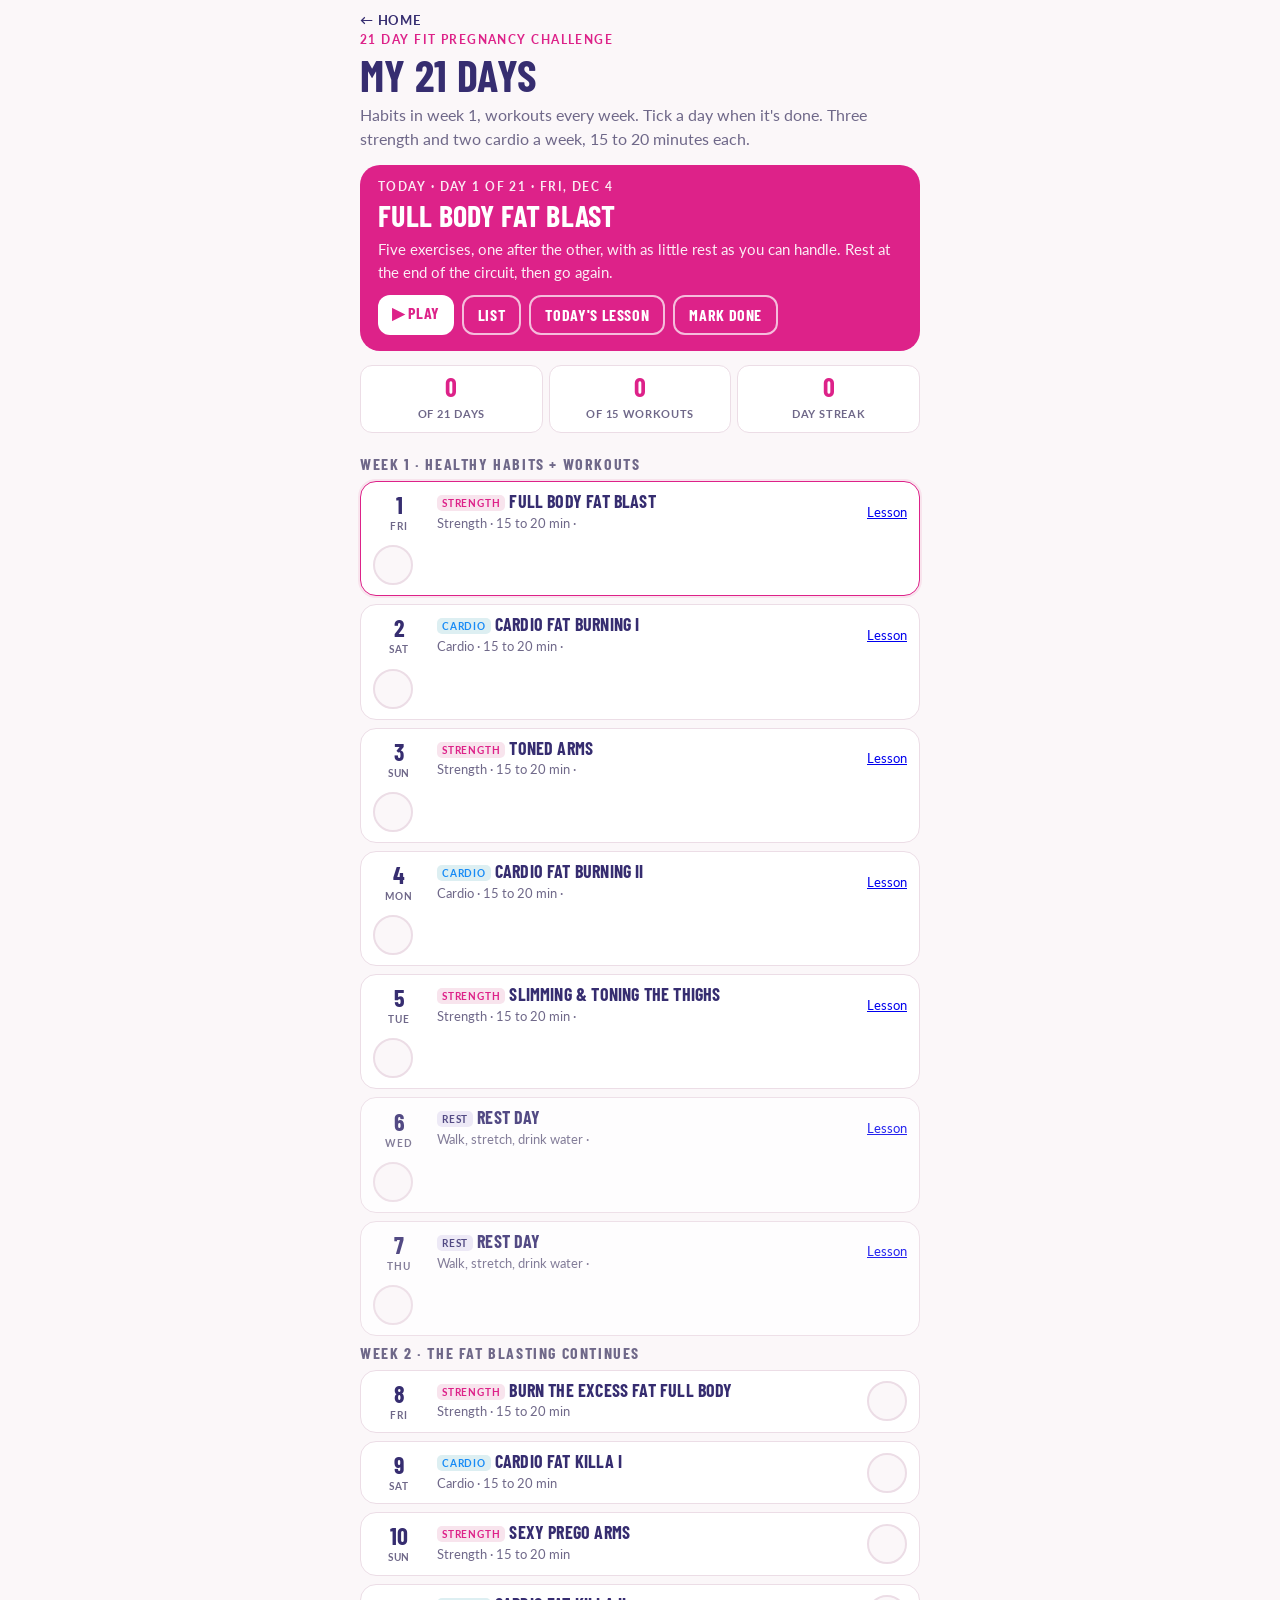
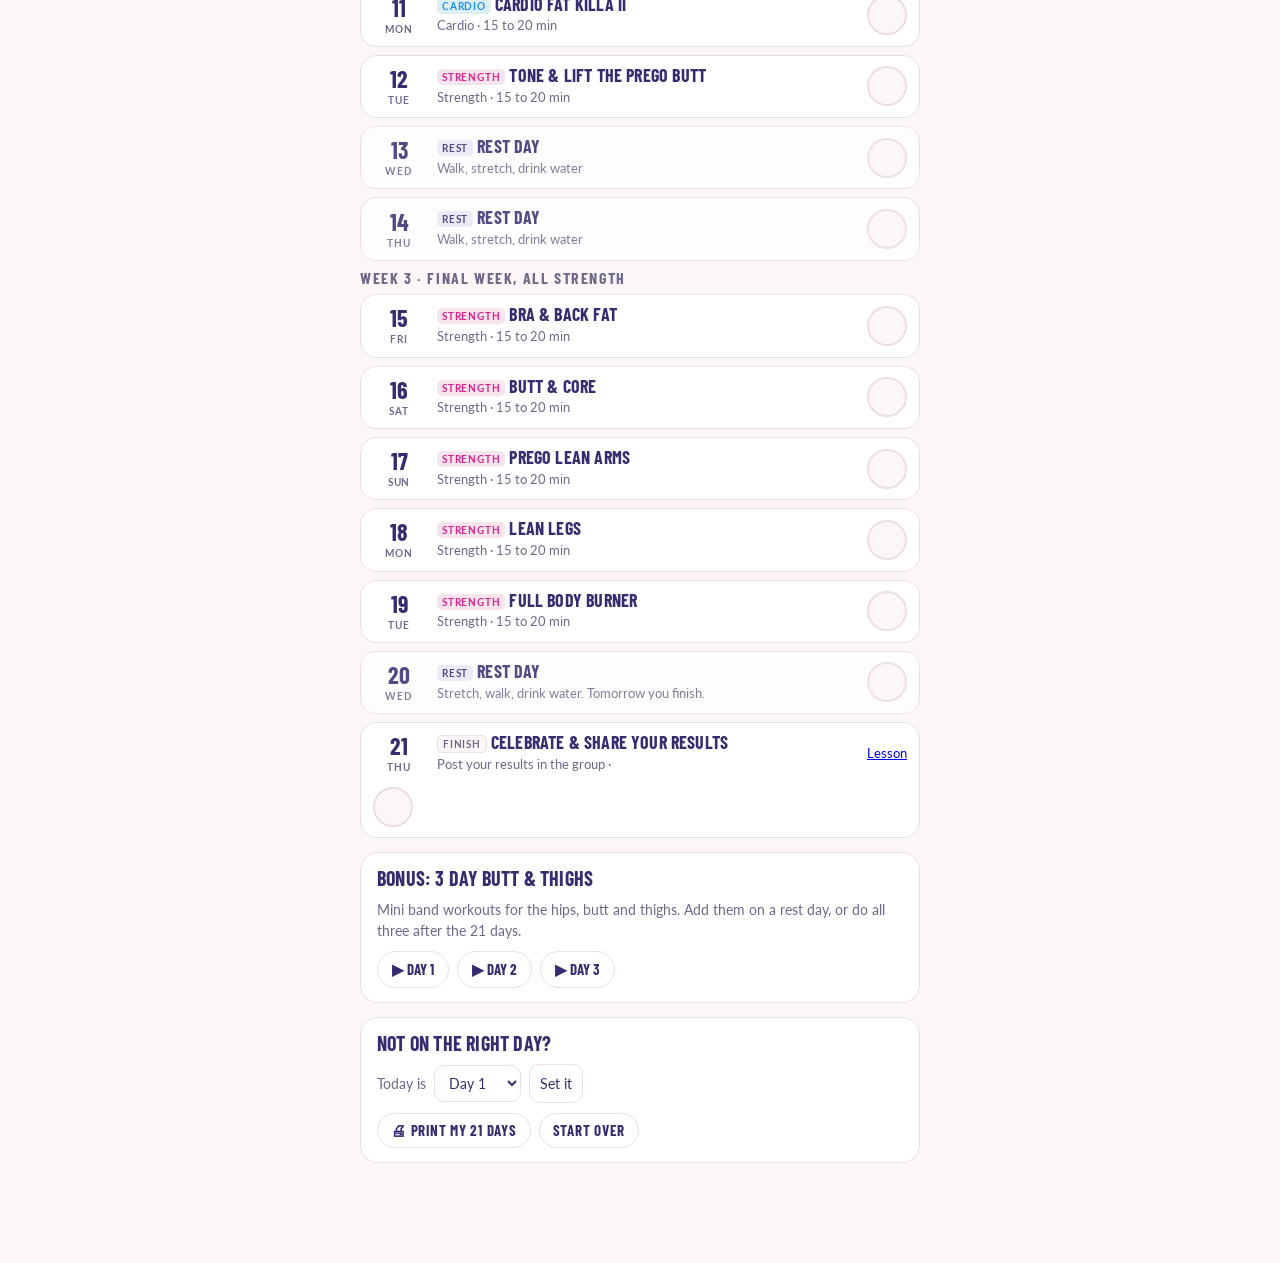
<file: calendar.html>
<!doctype html>
<meta charset="utf-8">
<base target="_top">
<meta name="viewport" content="width=device-width, initial-scale=1, viewport-fit=cover">
<title>My 21 Days · 21 Day Fit Pregnancy Challenge</title>
<link rel="manifest" href="manifest.json">
<meta name="theme-color" content="#dd2289">
<meta name="apple-mobile-web-app-capable" content="yes">
<meta name="apple-mobile-web-app-status-bar-style" content="default">
<meta name="apple-mobile-web-app-title" content="21 Day">
<link rel="apple-touch-icon" href="icons/icon-180.png">
<link rel="preconnect" href="https://fonts.googleapis.com">
<link rel="stylesheet" href="https://fonts.googleapis.com/css2?family=Barlow+Condensed:wght@500;600;700&family=Lato:wght@400;700&display=swap">
<link rel="stylesheet" href="app.css">
<style>
/* The Day 1 to Day 21 calendar. Replaces the weekly planner from the YAE player: here the order is
   fixed, so the job is to show where she is, what today holds, and let her tick days off.
   Start date is the first day the app was opened; "I'm on day N" moves it. Ticks save on this phone. */
header{padding-top:14px;display:flex;flex-direction:column;gap:6px}
.today{background:var(--accent);color:var(--accent-ink);border-radius:20px;padding:16px 18px;display:flex;flex-direction:column;gap:6px}
.today b{font:700 12px/1 var(--body);letter-spacing:.12em;text-transform:uppercase;opacity:.9}
.today h2{font-size:30px;color:inherit}
.today p{margin:0;opacity:.92;font-size:15px}
.today .btns{display:flex;gap:8px;flex-wrap:wrap;margin-top:6px}
.today .btns a{text-decoration:none;color:var(--accent);background:#fff;border-radius:12px;padding:10px 14px;font:700 16px/1 var(--display);text-transform:uppercase;letter-spacing:.04em}
.today .btns a.ghost{background:transparent;color:#fff;border:2px solid rgba(255,255,255,.7)}
.prog{display:grid;grid-template-columns:repeat(3,1fr);gap:6px}
.prog div{border:1px solid var(--line);border-radius:12px;padding:8px 6px;text-align:center;background:var(--card)}
.prog b{display:block;font:700 26px/1 var(--display);color:var(--accent)}
.prog small{font:700 11px/1.2 var(--body);letter-spacing:.06em;text-transform:uppercase;color:var(--muted)}
.wk{display:flex;flex-direction:column;gap:8px}
.wk h2{margin:8px 0 0;font-size:16px;letter-spacing:.1em;color:var(--muted)}
.day{display:grid;grid-template-columns:52px 1fr auto;gap:12px;align-items:center;border:1px solid var(--line);border-radius:16px;padding:10px 12px;background:var(--card);text-decoration:none;color:inherit}
.day.now{border-color:var(--accent);box-shadow:0 0 0 2px var(--accent-soft)}
.day.done{background:var(--done-soft)}
.day.rest{opacity:.85}
.day .n{text-align:center}
.day .n b{display:block;font:700 24px/1 var(--display)}
.day .n small{display:block;font:700 10px/1.2 var(--body);letter-spacing:.08em;text-transform:uppercase;color:var(--muted);margin-top:3px}
.day .what b{display:block;font:700 18px/1.1 var(--display);text-transform:uppercase;letter-spacing:.01em}
.day .what small{display:block;color:var(--muted);font-size:13px;margin-top:2px}
.day .what small a{color:var(--accent);font-weight:700;text-decoration:none}
.kind{display:inline-block;font:700 10px/1 var(--body);letter-spacing:.08em;text-transform:uppercase;border-radius:5px;padding:3px 5px;margin-right:4px;vertical-align:1px}
.kind.strength{background:var(--accent-soft);color:var(--accent)}.kind.cardio{background:var(--blue-soft);color:var(--blue)}.kind.rest{background:var(--brand-soft);color:var(--brand)}.kind.lesson{background:var(--bg);color:var(--muted);border:1px solid var(--line)}
.tick{width:40px;height:40px;border-radius:50%;border:2px solid var(--line);background:var(--bg);font:700 20px/1 var(--display);color:transparent}
.tick[aria-pressed="true"]{background:var(--done);border-color:var(--done);color:var(--accent-ink)}
.bonus{display:flex;gap:8px;flex-wrap:wrap}
.bonus a{text-decoration:none;color:var(--ink);background:var(--card);border:1px solid var(--line);border-radius:999px;padding:10px 14px;font:700 15px/1 var(--display);text-transform:uppercase}
.setday{display:flex;gap:8px;align-items:center;flex-wrap:wrap;font-size:14px;color:var(--muted)}
.setday select,.setday button{font:inherit;padding:8px 10px;border-radius:10px;border:1px solid var(--line);background:var(--card);color:var(--ink)}
@media print{
  @page{size:letter portrait;margin:.5in}
  body{background:#fff;color:#000;padding:0;font-size:12px}
  .wrap{max-width:none;gap:6px}.today,.toolrow,.setday,.bonus,.noprint,.lead{display:none}
  .day{padding:5px 8px;border-color:#999;border-radius:6px;background:#fff}.tick{width:18px;height:18px;border-color:#000}
  .prog{display:none}
}
</style>
<div class="wrap">
  <header>
    <a class="back" href="start.html">← Home</a>
    <span class="eyebrow">21 Day Fit Pregnancy Challenge</span>
    <h1>My 21 days</h1>
    <p class="lead">Habits in week 1, workouts every week. Tick a day when it's done. Three strength and two cardio a week, 15 to 20 minutes each.</p>
  </header>
  <section id="today"></section>
  <section class="prog" id="prog"></section>
  <div id="weeks"></div>
  <section class="card noprint">
    <h2>Bonus: 3 Day Butt & Thighs</h2>
    <p class="note">Mini band workouts for the hips, butt and thighs. Add them on a rest day, or do all three after the 21 days.</p>
    <div class="bonus" id="bonus"></div>
  </section>
  <section class="card noprint">
    <h2>Not on the right day?</h2>
    <div class="setday"><span>Today is</span><select id="dayPick"></select><button id="setDay">Set it</button></div>
    <div class="toolrow"><button class="link" id="printBtn">🖨 Print my 21 days</button><button class="link" id="resetBtn">Start over</button></div>
  </section>
</div>

<script src="app.js"></script>
<script>
const {store,esc}=C21;
const $=s=>document.querySelector(s);
const fmt=d=>d.toLocaleDateString(undefined,{weekday:'short',month:'short',day:'numeric'});
function dayHTML(day,n,done){
  const w=day.workout?C21.workoutOf(day.workout):null;
  const kind=w?w.kind:(day.day===21?'lesson':'rest');
  const title=w?w.name:(day.title||'Rest day');
  const sub=[w?(w.kind==='cardio'?'Cardio · 15 to 20 min':'Strength · 15 to 20 min'):(day.extra||(day.day===21?'Post your results in the group':'Walk, stretch, drink water')),
    day.lesson?`<a href="lessons.html#${esc(day.lesson)}">Lesson</a>`:''].filter(Boolean).join(' · ');
  const href=w?`play.html#${esc(w.id)}`:(day.lesson?`lessons.html#${esc(day.lesson)}`:'#');
  return `<div class="day ${day.day===n?'now':''} ${done?'done':''} ${kind==='rest'?'rest':''}">
    <a class="n" href="${href}" style="text-decoration:none;color:inherit"><b>${day.day}</b><small>${fmt(C21.dateOf(day.day)).split(',')[0]}</small></a>
    <a class="what" href="${href}" style="text-decoration:none;color:inherit"><b><span class="kind ${kind}">${kind==='lesson'?'finish':kind}</span>${esc(title)}</b><small>${sub}</small></a>
    <button class="tick" data-day="${day.day}" aria-pressed="${!!done}" aria-label="Day ${day.day} done">✓</button></div>`;
}
async function render(){
  const d=await C21.load();
  const n=C21.dayNumber(), done=C21.doneDays();
  const count=Object.keys(done).filter(k=>+k>=1&&+k<=21).length;
  const today=d.days.find(x=>x.day===n);
  const w=today&&today.workout?C21.workoutOf(today.workout):null;
  $('#today').innerHTML=n<1?`<div class="today"><b>Starts ${fmt(C21.startDate())}</b><h2>Day 1 is coming</h2><p>Your start date is in the future. Set today below if that is wrong.</p></div>`
    :n>21?`<div class="today"><b>Day 21 was ${fmt(C21.dateOf(21))}</b><h2>You did it</h2><p>${count} of 21 days ticked. Keep any workout you liked, or start the 21 days again.</p><div class="btns"><a href="index.html#all">All workouts</a><a class="ghost" href="#" id="again">Start again</a></div></div>`
    :`<div class="today"><b>Today · Day ${n} of 21 · ${fmt(C21.dateOf(n))}</b><h2>${esc(w?w.name:(today.title||'Rest day'))}</h2>
      <p>${esc(w?w.how:(today.extra||'Rest is part of the program. Walk, stretch, drink your water.'))}</p>
      <div class="btns">${w?`<a href="play.html#${esc(w.id)}">▶ Play</a><a class="ghost" href="index.html#${esc(w.id)}">List</a>`:''}${today.lesson?`<a class="ghost" href="lessons.html#${esc(today.lesson)}">Today's lesson</a>`:''}${done[n]?'':`<a class="ghost" href="#" data-done="${n}">Mark done</a>`}</div></div>`;
  const streak=(()=>{let s=0;for(let i=Math.min(n,21);i>=1;i--){if(done[i])s++;else if(i<n)break}return s})();
  const workoutsDone=d.days.filter(x=>x.workout&&done[x.day]).length;
  $('#prog').innerHTML=`<div><b>${count}</b><small>of 21 days</small></div><div><b>${workoutsDone}</b><small>of 15 workouts</small></div><div><b>${streak}</b><small>day streak</small></div>`;
  const weeks=[[1,'Week 1 · Healthy habits + workouts',d.days.slice(0,7)],[2,'Week 2 · The fat blasting continues',d.days.slice(7,14)],[3,'Week 3 · Final week, all strength',d.days.slice(14,21)]];
  $('#weeks').innerHTML=weeks.map(([i,t,days])=>`<section class="wk"><h2>${esc(t)}</h2>${days.map(x=>dayHTML(x,n,done[x.day])).join('')}</section>`).join('');
  $('#bonus').innerHTML=C21.weekWorkouts(0).map((x,i)=>`<a href="play.html#${esc(x.id)}">▶ Day ${i+1}</a>`).join('');
  $('#dayPick').innerHTML=Array.from({length:21},(_,i)=>`<option value="${i+1}" ${i+1===n?'selected':''}>Day ${i+1}</option>`).join('');
}
document.addEventListener('click',e=>{
  const t=e.target.closest('button,a');if(!t)return;
  if(t.dataset.day){const n=+t.dataset.day;C21.markDay(n,t.getAttribute('aria-pressed')!=='true');render();return}
  if(t.dataset.done){e.preventDefault();C21.markDay(+t.dataset.done);render();return}
  if(t.id==='setDay'){C21.setToday(+$('#dayPick').value);render();return}
  if(t.id==='printBtn'){window.print();return}
  if(t.id==='again'||t.id==='resetBtn'){e.preventDefault();if(confirm('Start the 21 days over from today? Your ticks are cleared.')){store.del('c21:days');C21.setStart(C21.today());render()}return}
});
render();
</script>
</file>
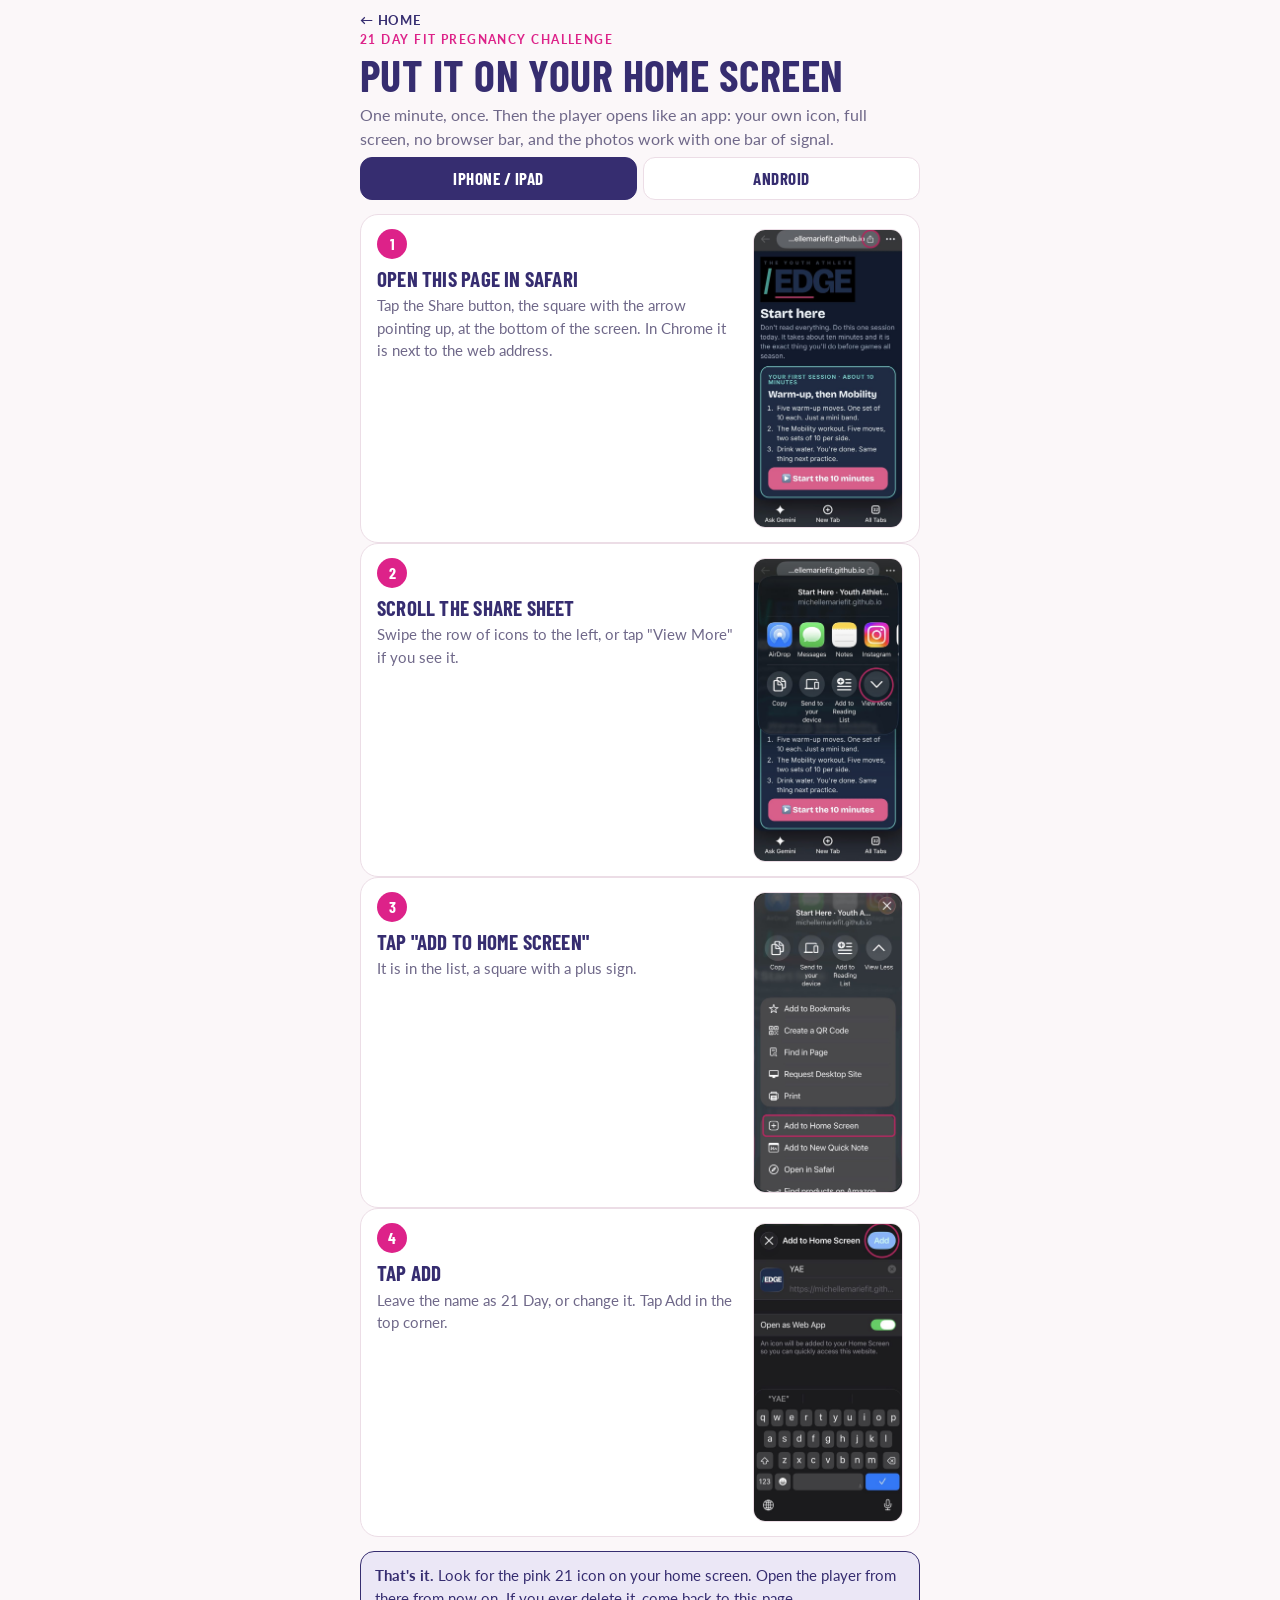
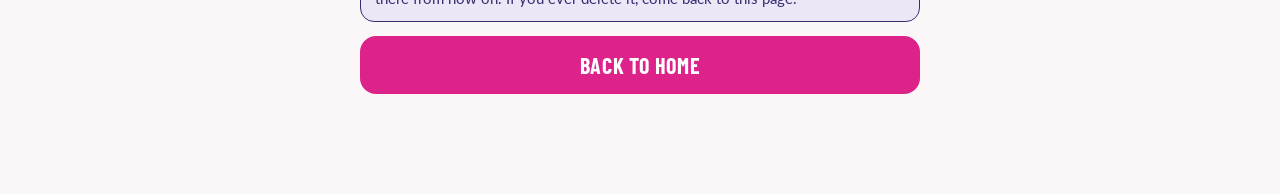
<file: install.html>
<!doctype html>
<meta charset="utf-8">
<base target="_top">
<meta name="viewport" content="width=device-width, initial-scale=1, viewport-fit=cover">
<title>Add to Home Screen · 21 Day Fit Pregnancy Challenge</title>
<link rel="manifest" href="manifest.json">
<meta name="theme-color" content="#dd2289">
<meta name="apple-mobile-web-app-capable" content="yes">
<link rel="apple-touch-icon" href="icons/icon-180.png">
<link rel="preconnect" href="https://fonts.googleapis.com">
<link rel="stylesheet" href="https://fonts.googleapis.com/css2?family=Barlow+Condensed:wght@500;600;700&family=Lato:wght@400;700&display=swap">
<link rel="stylesheet" href="app.css">
<style>
/* Step-by-step: put the player on the home screen so it opens like an app. */
header{padding-top:14px;display:flex;flex-direction:column;gap:6px}
.tabs{display:flex;gap:6px}
.tabs button{flex:1;border:1px solid var(--line);background:var(--card);border-radius:12px;padding:12px;font:700 17px/1 var(--display);text-transform:uppercase;letter-spacing:.03em}
.tabs button[aria-pressed="true"]{background:var(--brand);color:#fff;border-color:var(--brand)}
.step{background:var(--card);border:1px solid var(--line);border-radius:18px;padding:14px 16px;display:grid;grid-template-columns:1fr 150px;gap:14px;align-items:start}
.step .n{display:inline-grid;place-items:center;width:30px;height:30px;border-radius:50%;background:var(--accent);color:var(--accent-ink);font:700 16px/1 var(--display);margin-bottom:8px}
.step h2{margin:0 0 4px;font-size:21px}
.step p{margin:0;color:var(--muted);font-size:15px}
.step img{width:150px;border-radius:12px;border:1px solid var(--line);display:block}
.step.noimg{grid-template-columns:1fr}
.done{background:var(--brand-soft);border:1px solid var(--brand);border-radius:14px;padding:12px 14px;font-size:15px}
.done b{color:var(--brand)}
@media (max-width:380px){.step{grid-template-columns:1fr 120px}.step img{width:120px}}
</style>
<div class="wrap">
  <header><a class="back" href="start.html">← Home</a><span class="eyebrow">21 Day Fit Pregnancy Challenge</span><h1>Put it on your home screen</h1>
    <p class="lead">One minute, once. Then the player opens like an app: your own icon, full screen, no browser bar, and the photos work with one bar of signal.</p>
    <div class="tabs"><button data-os="ios" aria-pressed="true">iPhone / iPad</button><button data-os="android" aria-pressed="false">Android</button></div></header>
  <div id="steps"></div>
  <div class="done"><b>That's it.</b> Look for the pink 21 icon on your home screen. Open the player from there from now on. If you ever delete it, come back to this page.</div>
  <a class="go" href="start.html">Back to Home</a>
</div>
<script src="app.js"></script>
<script>
const STEPS={
 ios:[
  ['Open this page in Safari','Tap the Share button, the square with the arrow pointing up, at the bottom of the screen. In Chrome it is next to the web address.','icons/howto/iphone-1.jpg'],
  ['Scroll the share sheet','Swipe the row of icons to the left, or tap "View More" if you see it.','icons/howto/iphone-2.jpg'],
  ['Tap "Add to Home Screen"','It is in the list, a square with a plus sign.','icons/howto/iphone-3.jpg'],
  ['Tap Add','Leave the name as 21 Day, or change it. Tap Add in the top corner.','icons/howto/iphone-4.jpg'],
 ],
 android:[
  ['Open this page in Chrome','Use the Chrome browser, not Samsung Internet or another one.',''],
  ['Tap the three dots','Top right corner of the screen.',''],
  ['Tap "Add to Home screen" or "Install app"','One of the two will be in the menu. Either works.',''],
  ['Tap Add or Install','Leave the name as 21 Day. The icon appears on your home screen.',''],
 ]};
let os=/android/i.test(navigator.userAgent)?'android':'ios';
function render(){
  document.querySelectorAll('.tabs button').forEach(b=>b.setAttribute('aria-pressed',b.dataset.os===os));
  document.getElementById('steps').innerHTML=STEPS[os].map(([h,p,img],i)=>`<section class="step ${img?'':'noimg'}"><div><span class="n">${i+1}</span><h2>${h}</h2><p>${p}</p></div>${img?`<img src="${img}" alt="Step ${i+1}">`:''}</section>`).join('');
}
document.querySelectorAll('.tabs button').forEach(b=>b.addEventListener('click',()=>{os=b.dataset.os;render()}));
render();
</script>
</file>
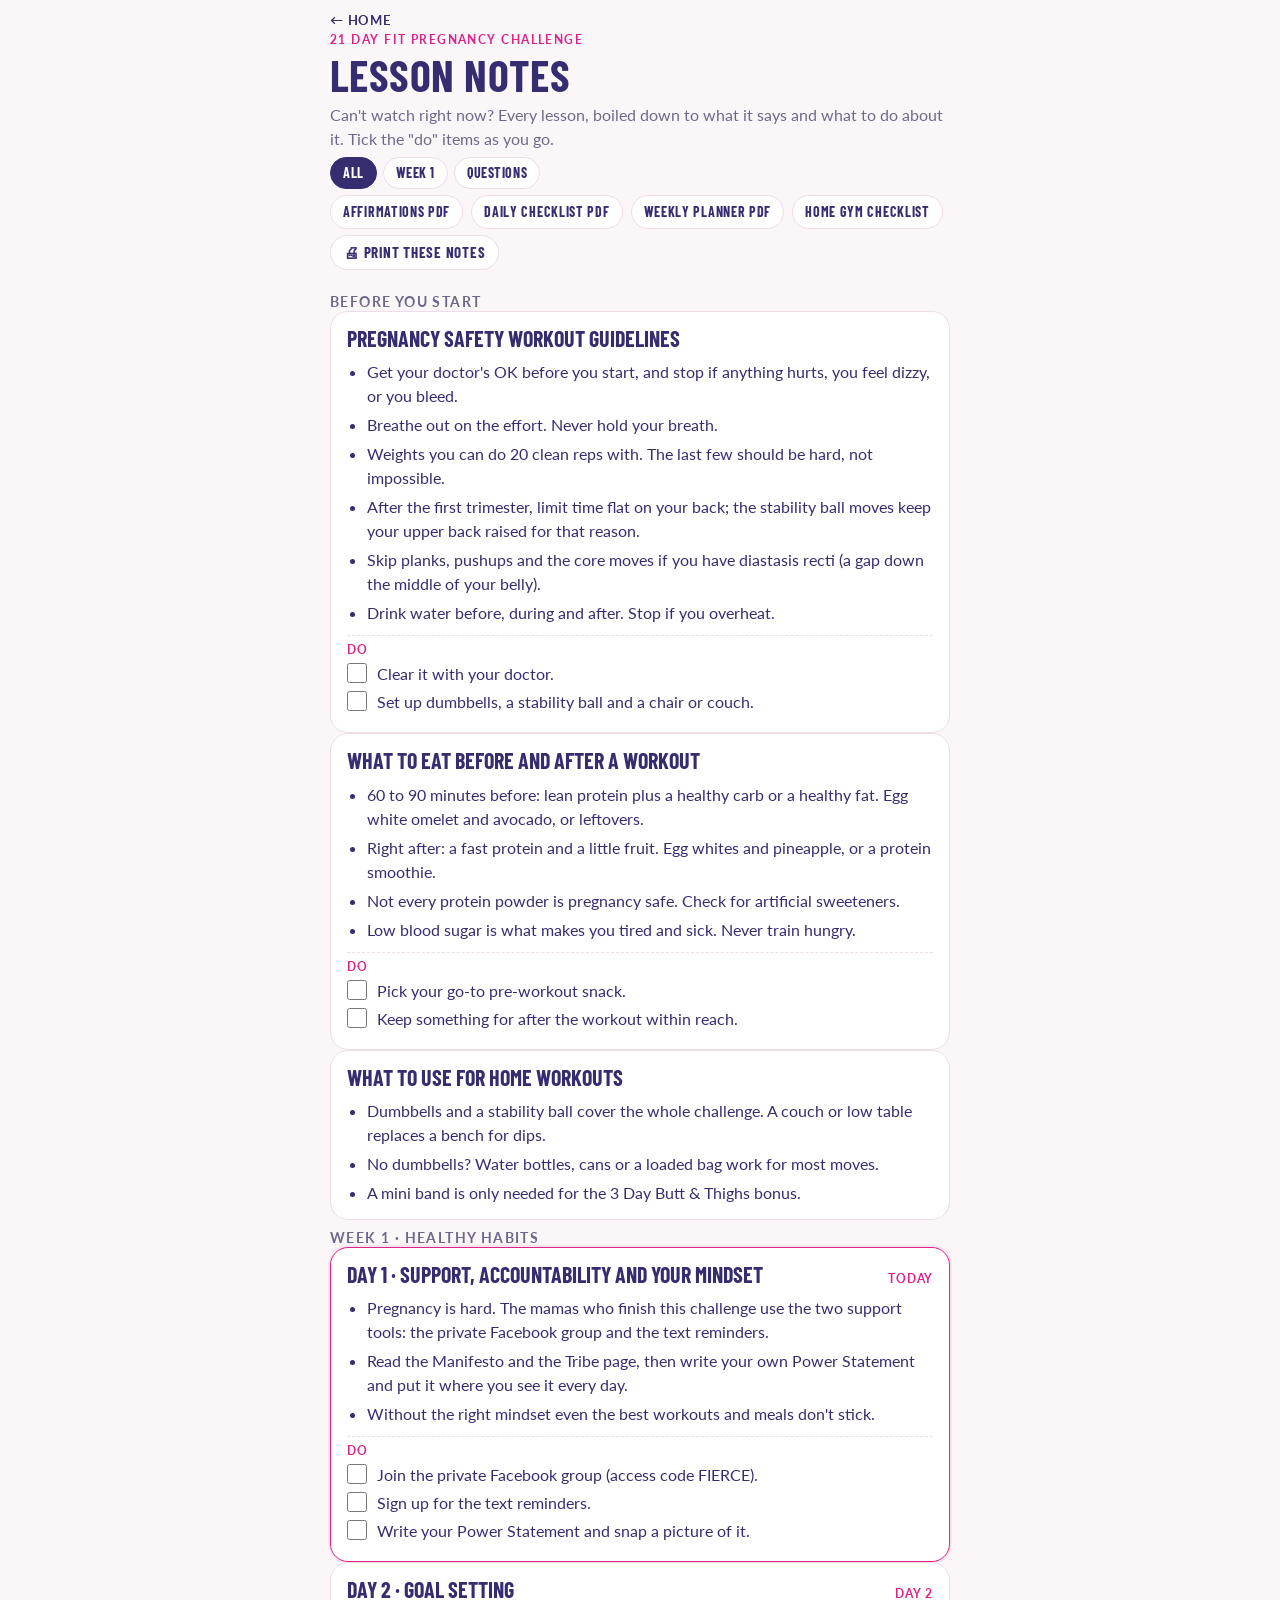
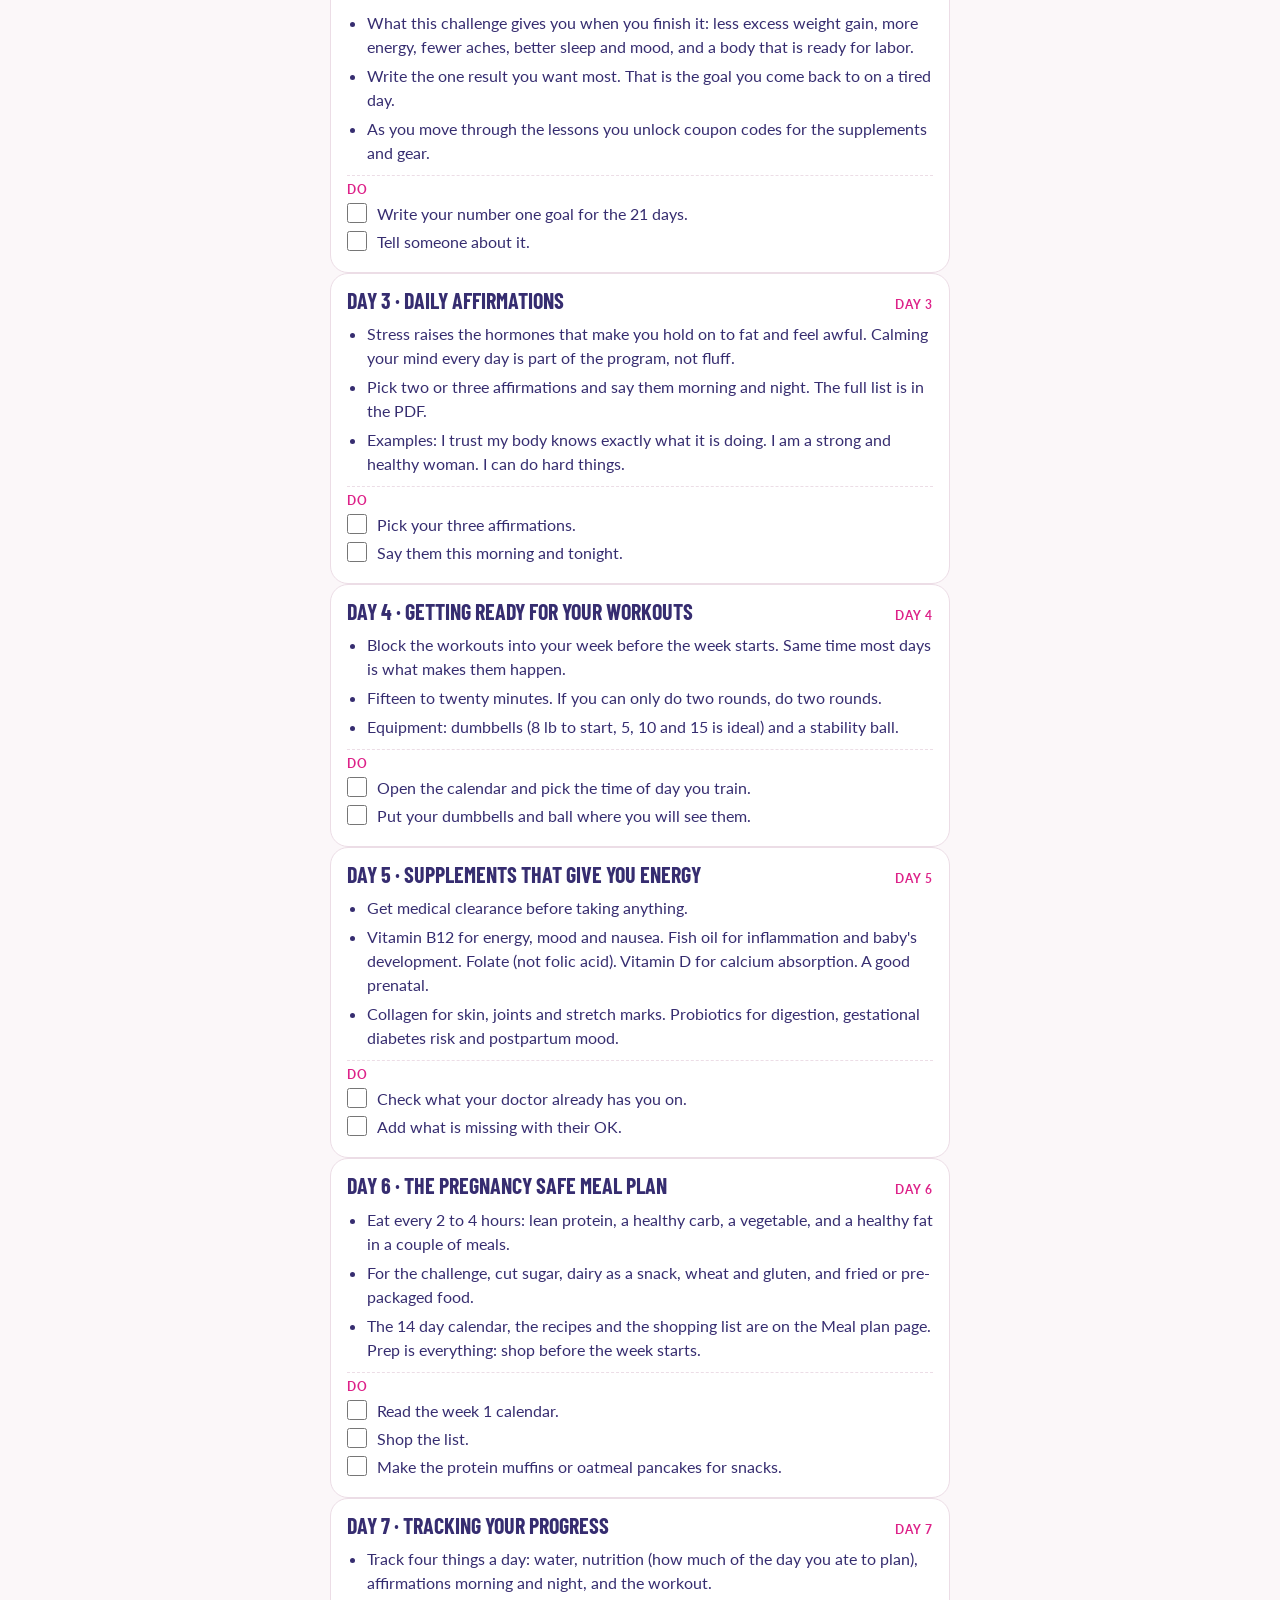
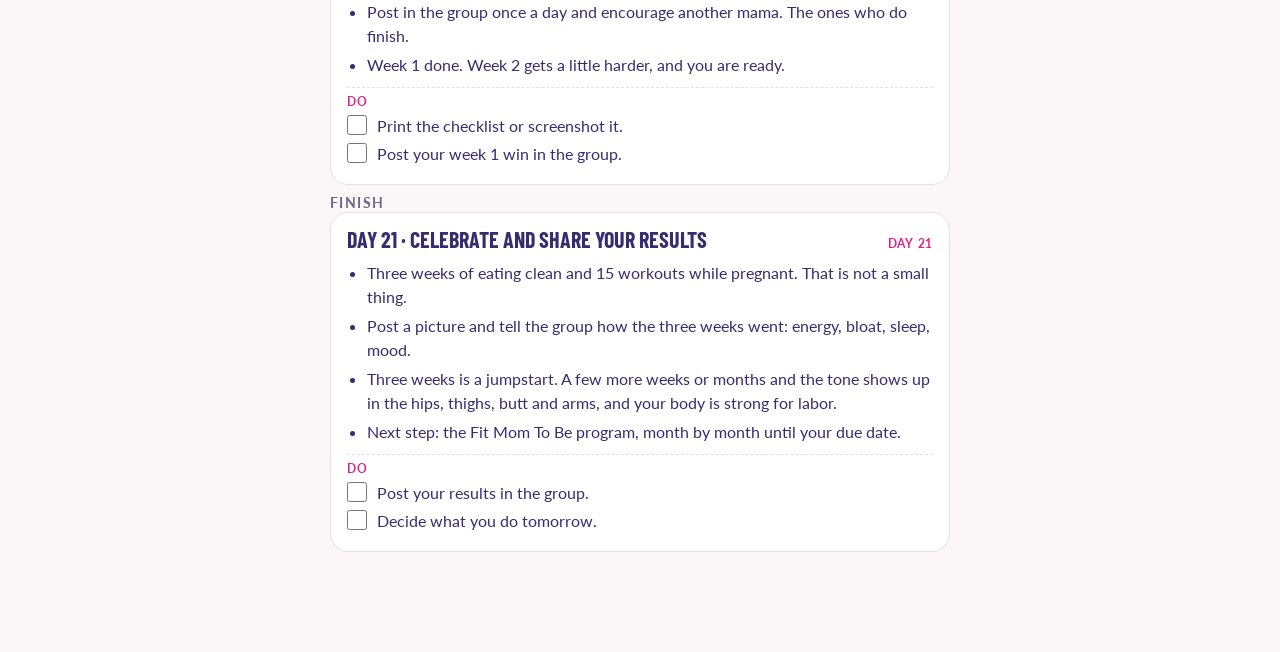
<file: lessons.html>
<!doctype html>
<meta charset="utf-8">
<base target="_top">
<meta name="viewport" content="width=device-width, initial-scale=1, viewport-fit=cover">
<title>Lesson Notes · 21 Day Fit Pregnancy Challenge</title>
<link rel="manifest" href="manifest.json">
<meta name="theme-color" content="#dd2289">
<meta name="apple-mobile-web-app-capable" content="yes">
<meta name="apple-mobile-web-app-title" content="21 Day">
<link rel="apple-touch-icon" href="icons/icon-180.png">
<link rel="preconnect" href="https://fonts.googleapis.com">
<link rel="stylesheet" href="https://fonts.googleapis.com/css2?family=Barlow+Condensed:wght@500;600;700&family=Lato:wght@400;700&display=swap">
<link rel="stylesheet" href="app.css">
<style>
/* The one-page notes for each lesson video, plus the FAQ. Reads data/lessons.json. Prints ink-light. */
.wrap{max-width:620px}
header{padding-top:14px;display:flex;flex-direction:column;gap:6px}
.tabs{display:flex;gap:6px;flex-wrap:wrap}
.tabs button{border:1px solid var(--line);background:var(--card);border-radius:999px;padding:8px 12px;font:700 14px/1 var(--display);letter-spacing:.04em;text-transform:uppercase}
.tabs button[aria-pressed="true"]{background:var(--brand);color:#fff;border-color:var(--brand)}
h2.mod{margin:10px 0 0;font:700 14px/1.2 var(--body);letter-spacing:.1em;text-transform:uppercase;color:var(--muted)}
.card h3{margin:0;font:700 22px/1.1 var(--display);display:flex;justify-content:space-between;gap:10px;align-items:baseline;text-transform:uppercase}
.card h3 small{font:700 12px/1 var(--body);color:var(--accent);white-space:nowrap;letter-spacing:.06em}
.card ul{margin:0;padding-left:20px;display:flex;flex-direction:column;gap:5px}
.card .do{border-top:1px dashed var(--line);padding-top:8px}
.card .do b{display:block;font:700 12px/1 var(--body);letter-spacing:.08em;text-transform:uppercase;color:var(--accent);margin-bottom:6px}
.card .do label{display:flex;gap:10px;align-items:flex-start;margin-bottom:4px}
.card .do input{width:20px;height:20px;margin:1px 0 0;accent-color:var(--accent)}
.card.now{border-color:var(--accent);box-shadow:0 0 0 2px var(--accent-soft)}
.faq .q{font:700 18px/1.2 var(--display);margin:0;text-transform:uppercase}
.faq .a{margin:4px 0 0}
.faq .src{font-size:12px;color:var(--muted)}
.pdfs{display:flex;gap:8px;flex-wrap:wrap}
.pdfs a{font:700 14px/1 var(--display);letter-spacing:.05em;text-transform:uppercase;color:var(--brand);text-decoration:none;border:1px solid var(--line);border-radius:999px;padding:9px 12px;background:var(--card)}
@media print{
  @page{size:letter;margin:.5in}
  body{background:#fff;color:#000;padding:0;font-size:11.5px}
  .tabs,.toolrow,a.back,.lead,.pdfs{display:none}
  .wrap{max-width:none;gap:8px}.card{border-color:#999;border-radius:6px;background:#fff;padding:8px 10px}
  h2.mod{break-after:avoid}
}
</style>
<div class="wrap">
  <header><a class="back" href="start.html">← Home</a><span class="eyebrow">21 Day Fit Pregnancy Challenge</span><h1>Lesson notes</h1>
    <p class="lead">Can't watch right now? Every lesson, boiled down to what it says and what to do about it. Tick the "do" items as you go.</p>
    <div class="tabs" id="tabs"></div>
    <div class="pdfs"><a href="pdf/affirmations.pdf" target="_blank">Affirmations PDF</a><a href="pdf/checklist.pdf" target="_blank">Daily checklist PDF</a><a href="pdf/weekly-calendar.pdf" target="_blank">Weekly planner PDF</a><a href="pdf/home-gym-checklist.pdf" target="_blank">Home gym checklist</a></div>
    <div class="toolrow"><button class="link" id="printBtn">🖨 Print these notes</button></div></header>
  <div id="body"></div>
</div>
<script src="app.js"></script>
<script>
const {store,esc}=C21;
const $=s=>document.querySelector(s);
let D=null, tab=store.get('c21:lessons:tab','all');
function render(){
  const tabs=[['all','All'],['week1','Week 1'],['faq','Questions']];
  $('#tabs').innerHTML=tabs.map(([k,l])=>`<button data-tab="${k}" aria-pressed="${tab===k}">${l}</button>`).join('');
  const done=store.get('c21:lessons:done',{});
  if(tab==='faq'){
    $('#body').innerHTML=`<div class="card faq" style="gap:14px">${D.faq.items.map(f=>`<div><p class="q">${esc(f.q)}</p><p class="a">${esc(f.a)}</p><div class="src">From: ${esc(f.source)}</div></div>`).join('')}</div>`;
    return;
  }
  const n=C21.dayNumber();
  $('#body').innerHTML=D.modules.map(m=>{
    const ls=m.lessons.filter(l=>tab==='all'||(tab==='week1'&&l.day&&l.day<=7));
    if(!ls.length) return '';
    return `<h2 class="mod">${esc(m.name)}</h2>`+ls.map(l=>`<section class="card ${l.day===n?'now':''}" id="${esc(l.id)}"><h3><span>${esc(l.title)}</span>${l.day?`<small>${l.day===n?'Today':'Day '+l.day}</small>`:''}</h3>
      <ul>${l.points.map(p=>`<li>${esc(p)}</li>`).join('')}</ul>
      ${l.do.length?`<div class="do"><b>Do</b>${l.do.map((d,i)=>{const id=l.id+':'+i;return `<label><input type="checkbox" data-done="${id}" ${done[id]?'checked':''}><span>${esc(d)}</span></label>`}).join('')}</div>`:''}</section>`).join('');
  }).join('');
  if(location.hash){const el=document.querySelector(location.hash);if(el)el.scrollIntoView({block:'start'})}
}
document.addEventListener('click',e=>{const b=e.target.closest('button');if(!b)return;
  if(b.dataset.tab){tab=b.dataset.tab;store.set('c21:lessons:tab',tab);render()}
  if(b.id==='printBtn'){window.print()}});
document.addEventListener('change',e=>{const c=e.target.closest('input[data-done]');if(!c)return;const d=store.get('c21:lessons:done',{});d[c.dataset.done]=c.checked;store.set('c21:lessons:done',d)});
Promise.all([fetch('data/lessons.json').then(r=>r.json()),C21.load()]).then(([d])=>{D=d;if(location.hash&&tab==='faq')tab='all';render()});
</script>
</file>
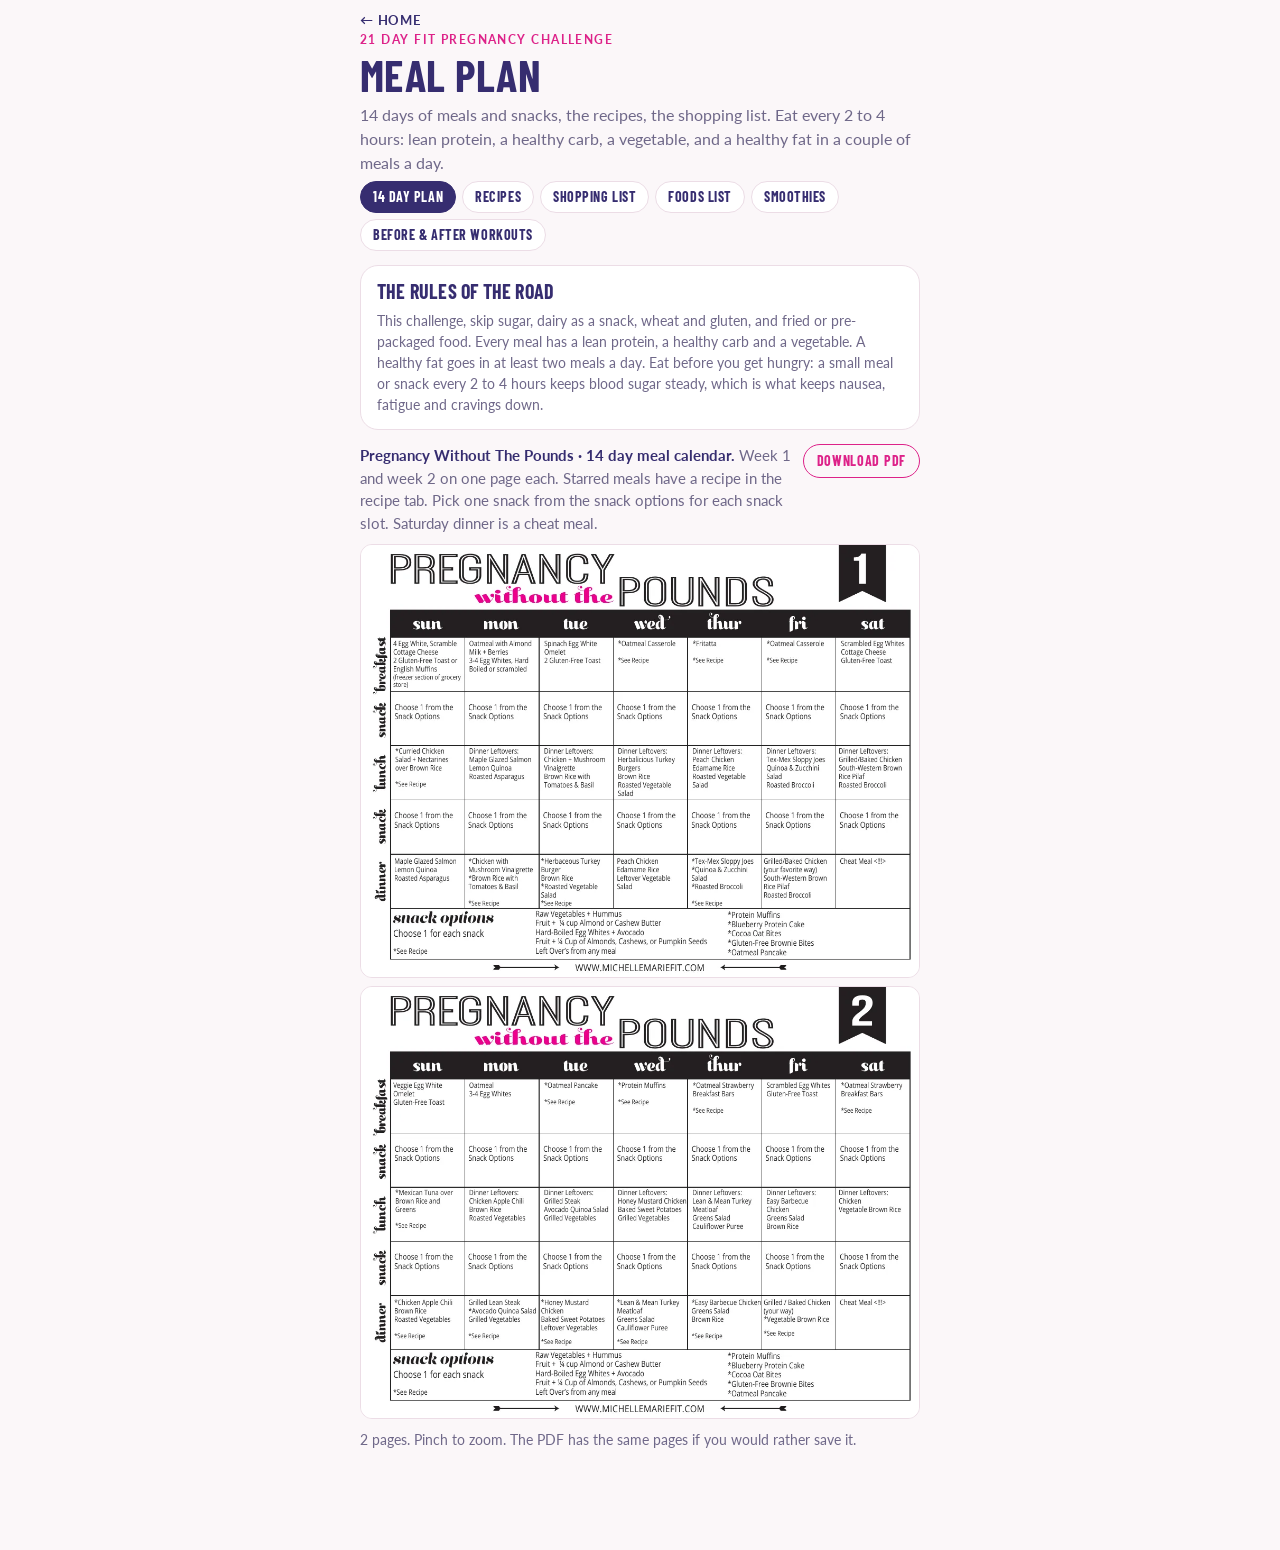
<file: meals.html>
<!doctype html>
<meta charset="utf-8">
<base target="_top">
<meta name="viewport" content="width=device-width, initial-scale=1, viewport-fit=cover">
<title>Meal Plan · 21 Day Fit Pregnancy Challenge</title>
<link rel="manifest" href="manifest.json">
<meta name="theme-color" content="#dd2289">
<meta name="apple-mobile-web-app-capable" content="yes">
<meta name="apple-mobile-web-app-title" content="21 Day">
<link rel="apple-touch-icon" href="icons/icon-180.png">
<link rel="preconnect" href="https://fonts.googleapis.com">
<link rel="stylesheet" href="https://fonts.googleapis.com/css2?family=Barlow+Condensed:wght@500;600;700&family=Lato:wght@400;700&display=swap">
<link rel="stylesheet" href="app.css">
<style>
/* The meal plan and the other PDFs, shown as page images so they open on every phone (iOS Safari
   only shows the first page of an embedded PDF). Each one also has a download link. Reads DOCS below. */
header{padding-top:14px;display:flex;flex-direction:column;gap:6px}
.tabs{display:flex;gap:6px;flex-wrap:wrap}
.tabs button{border:1px solid var(--line);background:var(--card);border-radius:999px;padding:8px 12px;font:700 14px/1 var(--display);letter-spacing:.04em;text-transform:uppercase}
.tabs button[aria-pressed="true"]{background:var(--brand);color:#fff;border-color:var(--brand)}
.doc{display:flex;flex-direction:column;gap:10px}
.doc .about{display:flex;justify-content:space-between;gap:10px;align-items:flex-start;flex-wrap:wrap}
.doc .about p{margin:0;color:var(--muted);font-size:15px;flex:1 1 240px}
.doc .about a{font:700 14px/1 var(--display);letter-spacing:.05em;text-transform:uppercase;color:var(--accent);text-decoration:none;border:1px solid var(--accent);border-radius:999px;padding:9px 13px;white-space:nowrap}
.pages{display:flex;flex-direction:column;gap:10px}
.pages img{width:100%;height:auto;border-radius:12px;border:1px solid var(--line);background:#fff;display:block}
.pages.wide{gap:8px}
.pgnum{font:700 11px/1 var(--body);letter-spacing:.1em;text-transform:uppercase;color:var(--muted);text-align:right}
.quick{display:grid;grid-template-columns:1fr 1fr;gap:8px}
.quick a{text-decoration:none;color:inherit;background:var(--card);border:1px solid var(--line);border-radius:14px;padding:12px}
.quick b{display:block;font:700 17px/1.1 var(--display);text-transform:uppercase}
.quick small{color:var(--muted);font-size:13px}
</style>
<div class="wrap">
  <header>
    <a class="back" href="start.html">← Home</a>
    <span class="eyebrow">21 Day Fit Pregnancy Challenge</span>
    <h1>Meal plan</h1>
    <p class="lead">14 days of meals and snacks, the recipes, the shopping list. Eat every 2 to 4 hours: lean protein, a healthy carb, a vegetable, and a healthy fat in a couple of meals a day.</p>
    <div class="tabs" id="tabs"></div>
  </header>
  <section class="card" style="gap:8px">
    <h2>The rules of the road</h2>
    <p class="note">This challenge, skip sugar, dairy as a snack, wheat and gluten, and fried or pre-packaged food. Every meal has a lean protein, a healthy carb and a vegetable. A healthy fat goes in at least two meals a day. Eat before you get hungry: a small meal or snack every 2 to 4 hours keeps blood sugar steady, which is what keeps nausea, fatigue and cravings down.</p>
  </section>
  <section class="doc" id="doc"></section>
</div>
<script src="app.js"></script>
<script>
const {store,esc}=C21;
// Each document: page images in images/meals/, the PDF in pdf/.
const DOCS=[
 {id:'calendar',tab:'14 day plan',title:'Pregnancy Without The Pounds · 14 day meal calendar',pdf:'pdf/meal-plan-guide.pdf',pages:['meal-plan-guide-02','meal-plan-guide-03'],wide:true,
  about:'Week 1 and week 2 on one page each. Starred meals have a recipe in the recipe tab. Pick one snack from the snack options for each snack slot. Saturday dinner is a cheat meal.'},
 {id:'recipes',tab:'Recipes',title:'The recipe book',pdf:'pdf/meal-plan-guide.pdf',pages:Array.from({length:17},(_,i)=>'meal-plan-guide-'+String(i+4).padStart(2,'0')),
  about:'Every starred meal from the calendar: oatmeal pancake, protein muffins, curried chicken salad, maple glazed salmon, turkey burgers, chicken apple chili, the brownie bites and more.'},
 {id:'shopping',tab:'Shopping list',title:'Shopping list',pdf:'pdf/shopping-list.pdf',pages:['shopping-list-1'],
  about:'Everything the 14 days need, by aisle. Screenshot it or print it before the store.'},
 {id:'foods',tab:'Foods list',title:'Foods list',pdf:'pdf/food-list.pdf',pages:['food-list-1'],
  about:'Proteins, carbs, veggies and fats you can swap in anywhere. Build any meal from one of each column.'},
 {id:'smoothies',tab:'Smoothies',title:'5 energy boosting protein smoothies',pdf:'pdf/smoothies.pdf',pages:['smoothies-3','smoothies-4','smoothies-5'],
  about:'Fast protein after a workout, or a snack when nothing else sounds good. Use a pregnancy-safe protein powder.'},
 {id:'workout',tab:'Before & after workouts',title:'The before and after workout meal cheat sheet',pdf:'pdf/workout-meal-cheat-sheet.pdf',pages:['workout-meal-cheat-sheet-1','workout-meal-cheat-sheet-2','energy-boosting-system-1'],
  about:'Protein and a healthy carb 60 to 90 minutes before. Fast protein and fruit right after. Plus the three-part energy boosting system.'},
];
let tab=decodeURIComponent(location.hash.replace(/^#/,''))||store.get('c21:meals:tab','calendar');
if(!DOCS.some(d=>d.id===tab)) tab='calendar';
function render(){
  document.getElementById('tabs').innerHTML=DOCS.map(d=>`<button data-tab="${d.id}" aria-pressed="${tab===d.id}">${esc(d.tab)}</button>`).join('');
  const d=DOCS.find(x=>x.id===tab);
  document.getElementById('doc').innerHTML=`<div class="about"><p><b style="color:var(--ink)">${esc(d.title)}.</b> ${esc(d.about)}</p><a href="${d.pdf}" download>Download PDF</a></div>
    <div class="pages ${d.wide?'wide':''}">${d.pages.map((p,i)=>`<img src="images/meals/${p}.webp" alt="${esc(d.title)} page ${i+1}" loading="${i<2?'eager':'lazy'}">`).join('')}</div>
    <p class="note">${d.pages.length} page${d.pages.length===1?'':'s'}. Pinch to zoom. The PDF has the same pages if you would rather save it.</p>`;
}
document.addEventListener('click',e=>{const b=e.target.closest('button[data-tab]');if(!b)return;tab=b.dataset.tab;store.set('c21:meals:tab',tab);history.replaceState(null,'','#'+tab);render();window.scrollTo({top:0})});
render();
</script>
</file>
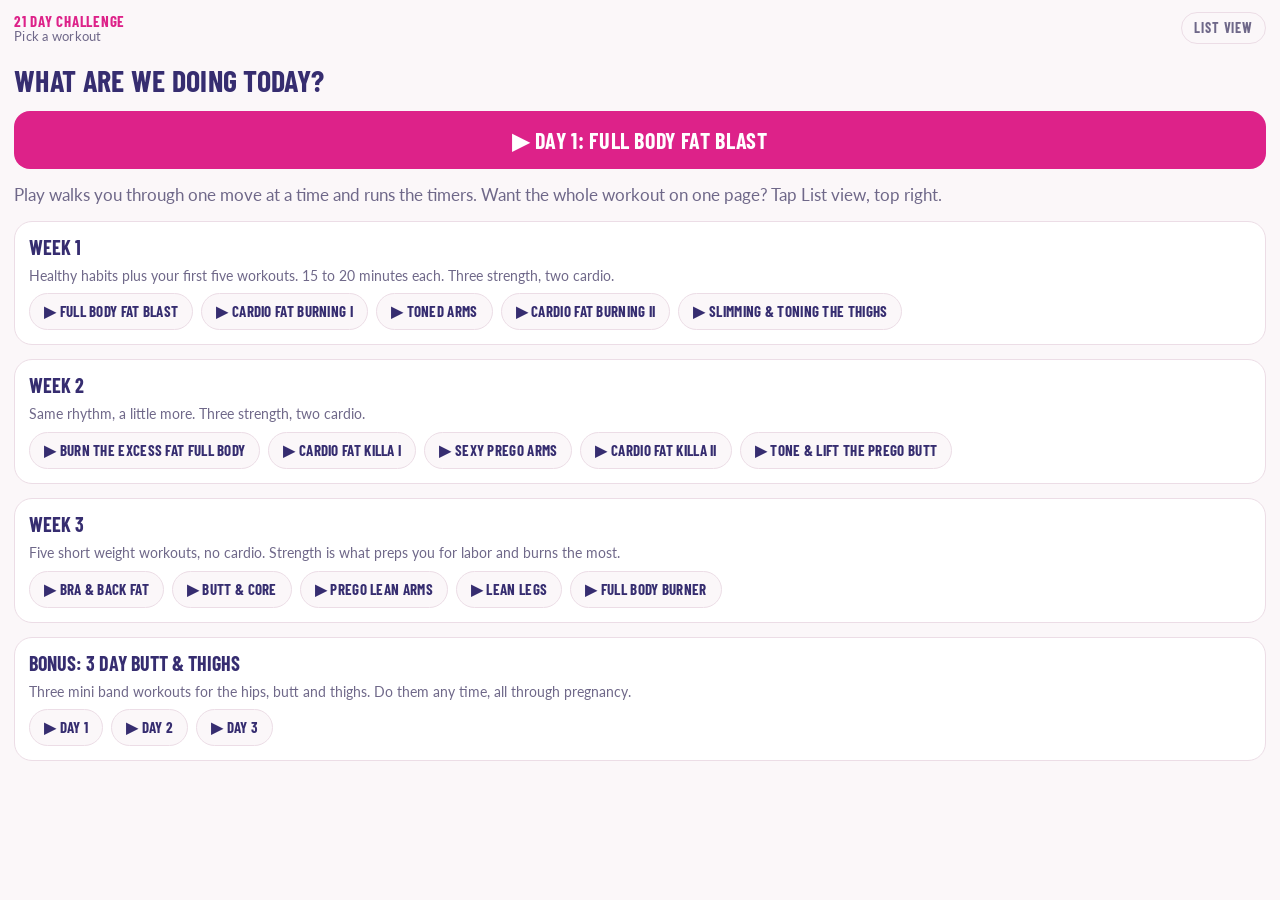
<file: play.html>
<!doctype html>
<meta charset="utf-8">
<base target="_top">
<meta name="viewport" content="width=device-width, initial-scale=1, viewport-fit=cover">
<title>Play · 21 Day Fit Pregnancy Challenge</title>
<link rel="manifest" href="manifest.json">
<meta name="theme-color" content="#dd2289">
<meta name="apple-mobile-web-app-capable" content="yes">
<meta name="apple-mobile-web-app-status-bar-style" content="default">
<meta name="apple-mobile-web-app-title" content="21 Day">
<link rel="apple-touch-icon" href="icons/icon-180.png">
<link rel="preconnect" href="https://fonts.googleapis.com">
<link rel="stylesheet" href="https://fonts.googleapis.com/css2?family=Barlow+Condensed:wght@500;600;700&family=Lato:wght@400;700&display=swap">
<link rel="stylesheet" href="app.css">
<style>
/* Guided play mode: one exercise at a time, one big button. Walks through every round of every
   circuit, runs the rest timers, and for cardio runs the work timers too. Saves ticks to the same
   place as the list view (index.html). Link: play.html#w1-arms */
html,body{height:100%}
body{font-size:17px;line-height:1.4;display:flex;flex-direction:column;padding:env(safe-area-inset-top,0) max(14px,env(safe-area-inset-right,0)) max(14px,env(safe-area-inset-bottom,0)) max(14px,env(safe-area-inset-left,0))}
.top{display:flex;align-items:center;justify-content:space-between;gap:10px;padding:12px 0 8px}
.top .where{font:700 15px/1.1 var(--display);letter-spacing:.05em;text-transform:uppercase;color:var(--accent)}
.top .where small{display:block;color:var(--muted);letter-spacing:.02em;font-size:13px;font-family:var(--body);text-transform:none;font-weight:400}
.top a,.top button.x{font:700 14px/1 var(--display);letter-spacing:.06em;text-transform:uppercase;color:var(--muted);text-decoration:none;background:none;border:1px solid var(--line);border-radius:999px;padding:8px 12px}
.dots{display:flex;gap:4px;margin-bottom:12px}
.dots i{flex:1;height:6px;border-radius:3px;background:var(--line)}
.dots i.done{background:var(--brand)}.dots i.now{background:var(--accent)}
main{flex:1;display:flex;flex-direction:column;gap:12px;min-height:0}
main .row{margin-top:auto}
.card{border-radius:22px;padding:14px}
.pair{display:grid;grid-template-columns:1fr 1fr;gap:8px}
.pair figure{margin:0;position:relative}
.pair img{width:100%;aspect-ratio:16/13;object-fit:cover;border-radius:14px;background:var(--brand-soft);display:block}
.pair figcaption{position:absolute;left:8px;top:8px;font:700 11px/1 var(--display);letter-spacing:.08em;text-transform:uppercase;background:rgba(54,45,112,.82);color:#fff;padding:5px 7px;border-radius:6px}
@media (min-height:760px){.pair{grid-template-columns:1fr}.pair img{aspect-ratio:16/10}}
h1{display:flex;gap:10px;align-items:baseline;font-size:clamp(26px,7.5vw,34px)}
.code{font:700 15px/1 var(--display);color:var(--accent-ink);background:var(--accent);border-radius:7px;padding:5px 7px;flex:none}
.chips{display:flex;flex-wrap:wrap;gap:6px}
.cue{margin:0;color:var(--muted);font-size:15px}
.links{display:flex;gap:14px;flex-wrap:wrap}
.links button,.links a{background:none;border:0;padding:6px 0;font-weight:700;color:var(--accent);text-decoration:none}
.embed{aspect-ratio:16/9;border-radius:12px;overflow:hidden;background:#000}
.embed iframe{width:100%;height:100%;border:0}
.row{display:flex;gap:8px}
.row .back{flex:0 0 auto;border:1px solid var(--line);background:var(--card);border-radius:16px;padding:0 16px;font:700 16px/1 var(--display);letter-spacing:.05em;text-transform:uppercase}
.row .go{flex:1}
.hold{display:flex;align-items:center;gap:12px;background:var(--accent);color:var(--accent-ink);border-radius:14px;padding:12px 14px;position:relative;overflow:hidden}
.hold .t{font:700 46px/1 var(--display);font-variant-numeric:tabular-nums;min-width:2.2ch}
.hold button{border:1px solid currentColor;background:transparent;color:inherit;border-radius:12px;padding:10px 14px;font-weight:700;margin-left:auto}
.restcard{flex:1;background:var(--brand);color:#fff;border-radius:22px;display:flex;flex-direction:column;align-items:center;justify-content:center;gap:10px;padding:20px;text-align:center;position:relative;overflow:hidden}
.restcard .big{font:700 clamp(90px,30vw,150px)/1 var(--display);font-variant-numeric:tabular-nums}
.restcard .lbl{font:700 24px/1.1 var(--display);text-transform:uppercase;letter-spacing:.04em}
.restcard .sub{opacity:.85;font-size:16px}
.restcard .next{margin-top:8px;background:rgba(255,255,255,.15);border-radius:14px;padding:10px 14px;font-size:15px}
.restcard .next b{display:block;font:700 20px/1.1 var(--display);text-transform:uppercase}
.restcard .btns{display:flex;gap:10px;margin-top:10px}
.restcard .btns button{border:2px solid #fff;background:transparent;color:#fff;border-radius:14px;padding:14px 18px;font:700 18px/1 var(--display);text-transform:uppercase;letter-spacing:.04em}
.bar{position:absolute;left:0;top:0;height:6px;background:var(--gold);transition:width 1s linear}
.donecard{flex:1;background:var(--done-soft);border:1px solid var(--accent);border-radius:22px;display:flex;flex-direction:column;justify-content:center;gap:10px;padding:24px;text-align:center}
.donecard h2{margin:0;font-size:36px;color:var(--accent)}
.donecard p{margin:0;font-size:17px}
.donecard .go{margin-top:12px}
.intro{flex:1;display:flex;flex-direction:column;gap:12px;justify-content:center}
.intro h2{font-size:32px}
.intro p{margin:0;color:var(--muted)}
.picker{display:flex;flex-direction:column;gap:14px;padding-bottom:20px}
.picker h2{font-size:30px}
.picker .grp{background:var(--card);border:1px solid var(--line);border-radius:18px;padding:14px;display:flex;flex-direction:column;gap:8px}
.picker .grp h3{margin:0;font:700 20px/1.1 var(--display);text-transform:uppercase}
.picker .grp p{margin:0;color:var(--muted);font-size:14px}
.picker .ws{display:flex;flex-wrap:wrap;gap:8px}
.picker .ws a{text-decoration:none;color:var(--ink);background:var(--bg);border:1px solid var(--line);border-radius:999px;padding:10px 14px;font:700 15px/1 var(--display);text-transform:uppercase;letter-spacing:.02em}
.change{font:700 14px/1 var(--display);letter-spacing:.05em;text-transform:uppercase;color:var(--brand);text-decoration:none;background:none;border:0;text-align:left;padding:0;cursor:pointer}
@media (prefers-reduced-motion:reduce){.bar{transition:none}}
</style>
<header class="top">
  <div class="where" id="where">21 Day Challenge</div>
  <a id="listLink" href="index.html#all">List view</a>
</header>
<div class="dots" id="dots"></div>
<main id="main"></main>

<script src="app.js"></script>
<script>
const {store,esc,EMBED_OK}=C21;
const $=s=>document.querySelector(s);
let W=null, G=null, steps=[], at=-1, rest=null, timer=null, hold=null, openVid=false;
const key=()=>`c21:${W.id}`;
const isCardio=()=>W.kind==='cardio';
function workSeconds(e){const m=(e.reps||'').match(/^(\d+)\s*s$/);return m?+m[1]:(isCardio()?W.work||45:0)}

// Steps: every exercise of every round, with a rest step after the last exercise of a circuit.
function buildSteps(){
  steps=[];
  for(const b of W.blocks){
    for(let r=0;r<W.sets;r++){
      b.exercises.forEach((e,i)=>{steps.push({kind:'ex',e,round:r,block:b,last:i===b.exercises.length-1})});
      if(W.restSeconds>0 && r<W.sets-1) steps.push({kind:'rest',block:b,round:r});
    }
  }
}
// Rest and work timers run on the clock, so a locked phone comes back to the right number.
function startTimer(kind,sec){
  stopTimer();const ends=Date.now()+sec*1000;
  const t={kind,ends,total:sec,left:sec};if(kind==='rest')rest=t;else hold=t;
  timer=setInterval(()=>{t.left=Math.ceil((t.ends-Date.now())/1000);
    if(t.left<=0){stopTimer();C21.beep();if(kind==='rest')next();else if(kind==='work')next();else{hold={done:true};render()}}else tick(t)},250);
  render();
}
function stopTimer(){clearInterval(timer);timer=null;rest=null;hold=null}
function tick(t){const el=$('#tnum'),b=$('#tbar');if(el)el.textContent=t.left;if(b)b.style.width=(100*(t.total-t.left)/t.total)+'%'}
function tickSet(e,round,on){const s=store.get(key(),{ticks:{}});const a=s.ticks[e.code]||[];a[round]=on;s.ticks[e.code]=a;store.set(key(),s)}

function next(){
  stopTimer();openVid=false;
  const cur=steps[at];
  if(cur&&cur.kind==='ex'){tickSet(cur.e,cur.round,true);
    if(cur.last&&W.restSeconds>0&&cur.round<W.sets-1){at++;startTimer('rest',W.restSeconds);return}}
  at++;
  if(at>=steps.length){finish();return}
  if(steps[at].kind==='rest'){startTimer('rest',W.restSeconds);return}
  render();window.scrollTo(0,0);
}
function back(){stopTimer();openVid=false;if(at>0){at--;if(steps[at].kind==='rest')at--;if(steps[at]&&steps[at].kind==='ex')tickSet(steps[at].e,steps[at].round,false)}render()}
function finish(){
  const s=store.get(key(),{ticks:{}});s.finished=Date.now();store.set(key(),s);
  C21.logWorkout(W);
  at=steps.length;render();
}
function nextDayLink(){
  const d=C21.data(); const n=C21.dayNumber(); const day=d.days.find(x=>x.day===n+1);
  if(!day) return ['See the calendar','calendar.html'];
  const w=day.workout?C21.workoutOf(day.workout):null;
  return [w?`Tomorrow: ${w.name}`:`Tomorrow: ${day.title||'rest'}`,w?`play.html#${w.id}`:'calendar.html'];
}

function render(){
  $('#listLink').href=`index.html#${W.id}`;
  const exSteps=steps.filter(s=>s.kind==='ex');
  const doneCount=steps.slice(0,Math.max(at,0)).filter(s=>s.kind==='ex').length;
  $('#dots').innerHTML=exSteps.map((s,i)=>`<i class="${i<doneCount?'done':i===doneCount&&at<steps.length?'now':''}"></i>`).join('');
  const m=$('#main');
  if(at<0){ // intro screen
    $('#where').innerHTML=`${esc(G.name)}<small>${esc(W.name)}</small>`;
    m.innerHTML=`<div class="intro"><h2>${esc(W.name)}</h2>
      <p>${esc(W.setsLabel)}${isCardio()?` · ${W.work} seconds a move`:W.reps?` · ${esc(W.reps)} reps`:''}${W.restLabel?` · rest ${esc(W.restLabel)}`:''}. ${exSteps.length} moves in total, counting every round. I'll tell you what's next and run the timers for you.</p>
      <p>${esc(W.how)}</p>${W.gear?`<p><b style="color:var(--ink)">You need:</b> ${esc(W.gear)}</p>`:''}${W.todo?`<p class="todo">${esc(W.todo)}</p>`:''}
      ${W.lessonVideo?(openVid===W.lessonVideo&&EMBED_OK?`${C21.yt(W.lessonVideo,W.name,true)}<button class="change" data-embed="${esc(W.lessonVideo)}">✕ Close video</button>`:EMBED_OK?`<button class="change" data-embed="${esc(W.lessonVideo)}">▶ Follow along with Michelle instead</button>`:`<a class="change" href="https://www.youtube.com/watch?v=${esc(W.lessonVideo)}" target="_blank" rel="noopener">▶ Follow along with Michelle instead</a>`):''}
      <button class="go" id="start">Start</button><a class="change" href="play.html">Pick a different workout</a></div>`;
    return;
  }
  if(at>=steps.length){
    $('#where').innerHTML=`${esc(G.name)}<small>${esc(W.name)}</small>`;
    const n=store.get('c21:log',[]).filter(x=>{const d=new Date();d.setHours(0,0,0,0);d.setDate(d.getDate()-((d.getDay()+6)%7));return x.t>=d.getTime()}).length;
    const [nl,nh]=nextDayLink();
    const msg=isCardio()?'Drink water. Protein and a little fruit within the half hour.':'Nice work. Water, a protein snack, and stretch it out.';
    m.innerHTML=`<div class="donecard"><h2>${esc(W.name)} done</h2><p>${msg}</p><p><b>${n}</b> workout${n===1?'':'s'} this week.</p>
      <a class="go" style="text-decoration:none" href="${nh}">${esc(nl)}</a><a class="go brand" style="text-decoration:none" href="calendar.html">See my 21 days</a><a class="go quiet" style="text-decoration:none" href="start.html">Home</a></div>`;
    return;
  }
  const s=steps[at];
  if(s.kind==='rest'){
    const nx=steps[at+1];const ne=nx&&nx.kind==='ex'?nx.e:null;
    $('#where').innerHTML=`Rest<small>Round ${s.round+1} of ${W.sets} done</small>`;
    m.innerHTML=`<div class="restcard"><div class="bar" id="tbar" style="width:${rest?100*(rest.total-rest.left)/rest.total:0}%"></div>
      <div class="big" id="tnum">${rest?rest.left:W.restSeconds}</div><div class="lbl">Rest</div><div class="sub">Breathe. Sip some water.</div>
      ${ne?`<div class="next">Next up<b>${esc(ne.code)} · ${esc(ne.name)}</b>round ${s.round+2} of ${W.sets}</div>`:''}
      <div class="btns"><button id="plus">+15s</button><button id="skip">Skip rest</button></div></div>`;
    return;
  }
  const e=s.e;const ws=workSeconds(e);
  const idx=exSteps.indexOf(s);
  $('#where').innerHTML=`Round ${s.round+1} of ${W.sets}${s.block.label==='Circuit'?'':' · circuit '+esc(s.block.label)}<small>${idx+1} of ${exSteps.length}</small>`;
  const pic=e.startPhoto&&e.endPhoto
    ?`<div class="pair"><figure><img src="${esc(e.startPhoto)}" alt=""><figcaption>Start</figcaption></figure><figure><img src="${esc(e.endPhoto)}" alt=""><figcaption>End</figcaption></figure></div>`:'';
  const links=e.video?(EMBED_OK?`<button data-embed="${esc(e.video)}">${openVid===e.video?'✕ Close demo':'▶ Watch demo'}</button>`:`<a href="https://www.youtube.com/watch?v=${esc(e.video)}" target="_blank" rel="noopener">▶ Watch demo</a>`):'';
  const workUI=ws?(hold&&!hold.done&&hold.kind==='work'?`<div class="hold"><div class="bar" id="tbar" style="width:${100*(hold.total-hold.left)/hold.total}%"></div><div class="t" id="tnum">${hold.left}</div><div>Keep moving</div><button id="stopHold">Stop</button></div>`
    :`<button class="go" id="startWork">⏱ Go · ${ws} seconds</button>`):'';
  m.innerHTML=`<div class="card">${pic}${openVid&&EMBED_OK?C21.yt(openVid,e.name+' demo',true):''}
    <h1><span class="code">${esc(e.code)}</span><span>${esc(e.name)}</span></h1>
    <div class="chips">${e.reps?`<span class="chip hot">${esc(e.reps)}${/^\d+$/.test(e.reps)?' reps':''}</span>`:''}${e.note?`<span class="chip">${esc(e.note)}</span>`:''}</div>
    ${e.cue?`<p class="cue">${esc(e.cue)}</p>`:''}
    ${workUI}
    <div class="links">${links}</div></div>
    <div class="row">${at>0?'<button class="back" id="back">Back</button>':''}<button class="go ${ws?'quiet':''}" id="done">${ws?'Skip · next':(s.last&&W.restSeconds>0&&s.round<W.sets-1?'Done · start rest':(at===steps.length-1?'Done · finish':'Done · next'))}</button></div>`;
}

document.addEventListener('click',e=>{
  const b=e.target.closest('button,a');if(!b)return;
  if(b.id==='start'){store.set(key(),{ticks:{}});at=0;render();return}
  if(b.id==='done'){next();return}
  if(b.id==='back'){back();return}
  if(b.id==='skip'){next();return}
  if(b.id==='plus'&&rest){rest.ends+=15000;rest.total+=15;return}
  if(b.id==='startWork'){startTimer('work',workSeconds(steps[at].e));return}
  if(b.id==='stopHold'){stopTimer();render();return}
  if(b.dataset.embed){openVid=openVid===b.dataset.embed?false:b.dataset.embed;render();return}
});
document.addEventListener('visibilitychange',()=>{if(!document.hidden&&(rest||hold))render()});

C21.load().then(d=>{
  const id=decodeURIComponent(location.hash.replace(/^#/,'')).toLowerCase();
  W=C21.workoutOf(id);if(!W){renderPicker();return}
  G=C21.weekOf(W.week);buildSteps();render();
});

// No workout in the address: list every week and workout, each a link into play mode.
function renderPicker(){
  const d=C21.data();
  $('#where').innerHTML=`21 Day Challenge<small>Pick a workout</small>`;
  $('#listLink').href='index.html#all';$('#dots').innerHTML='';
  const n=C21.dayNumber(); const day=d.days.find(x=>x.day===n&&x.workout);
  $('#main').innerHTML=`<div class="picker"><h2>What are we doing today?</h2>
    ${day?`<a class="go" style="text-decoration:none" href="play.html#${esc(day.workout)}">▶ Day ${n}: ${esc(C21.workoutOf(day.workout).name)}</a>`:''}
    <p style="margin:0;color:var(--muted)">Play walks you through one move at a time and runs the timers. Want the whole workout on one page? Tap List view, top right.</p>
    ${d.weeks.map(g=>`<div class="grp"><h3>${esc(g.name)}</h3><p>${esc(g.intro)}</p><div class="ws">${C21.weekWorkouts(g.id).map((w,i)=>`<a href="play.html#${esc(w.id)}">▶ ${esc(g.id===0?'Day '+(i+1):w.name)}</a>`).join('')}</div></div>`).join('')}
  </div>`;
}
window.addEventListener('hashchange',()=>location.reload());
</script>
</file>
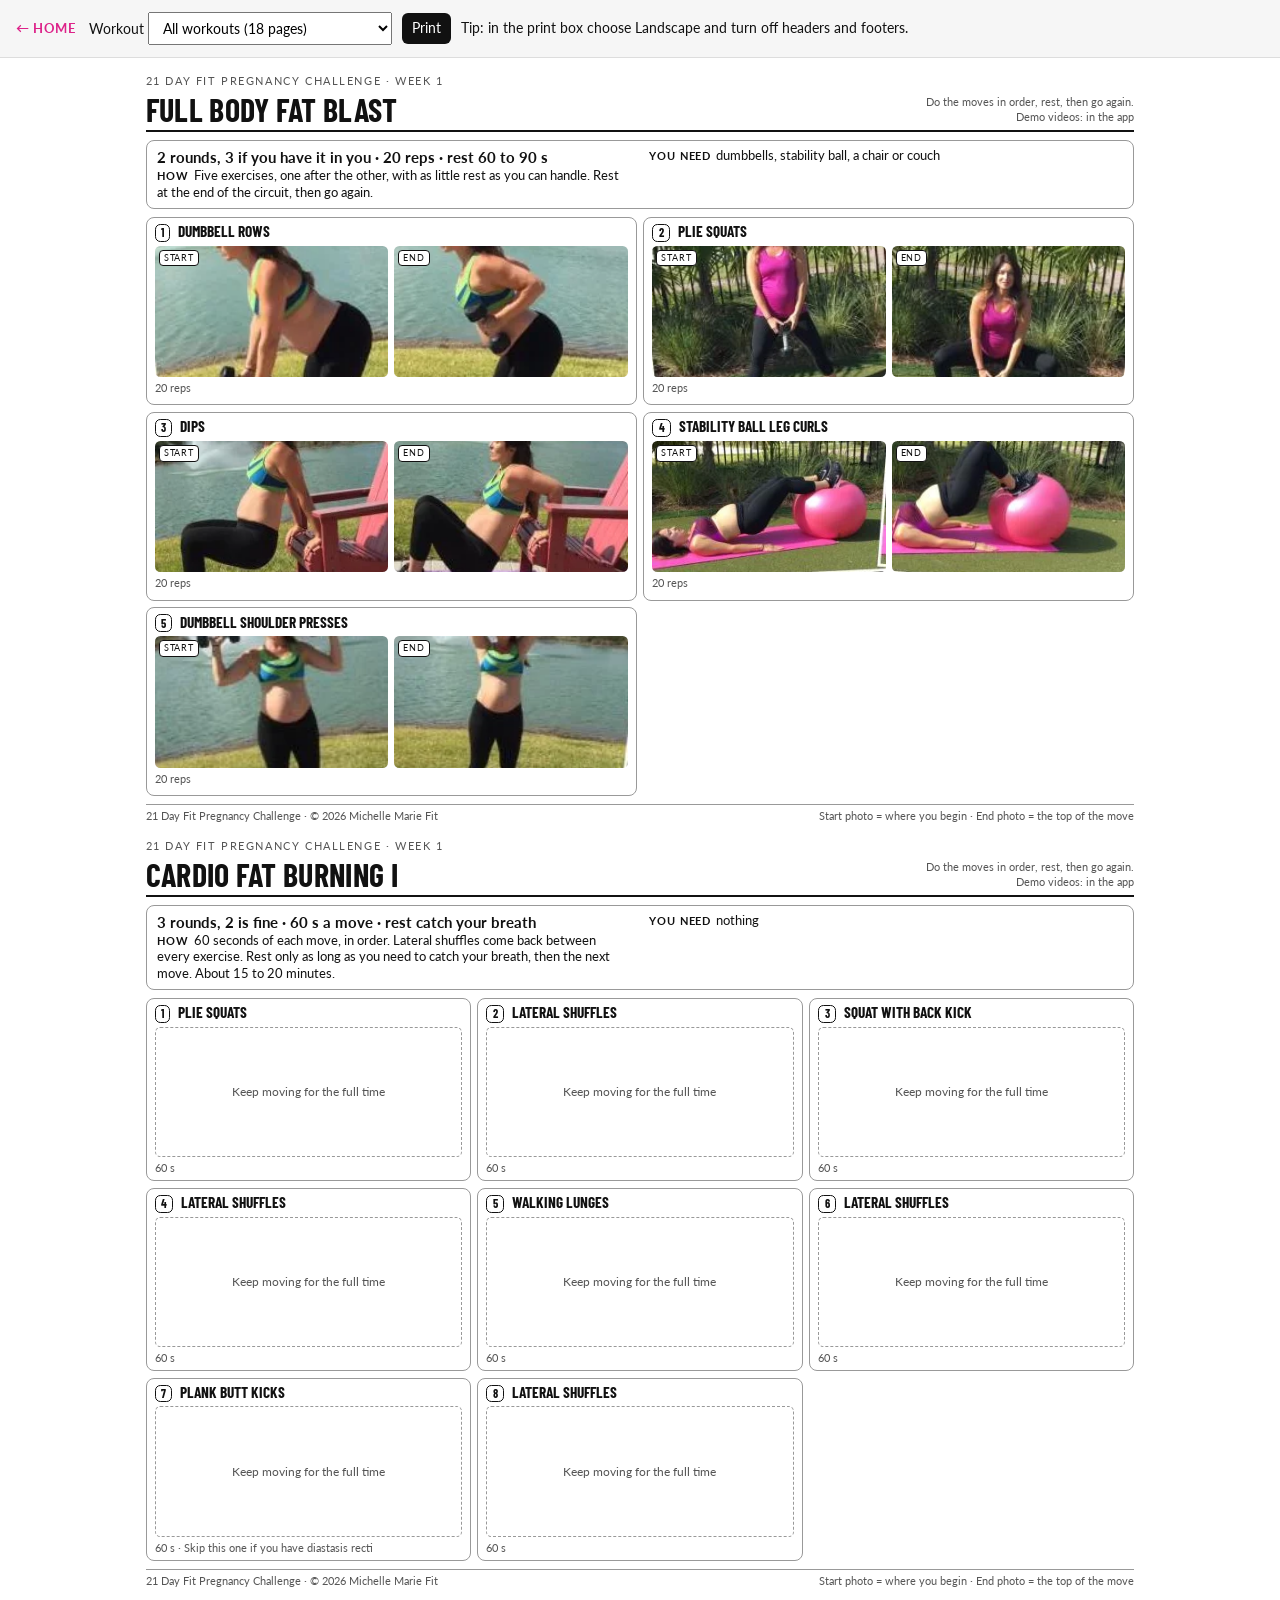
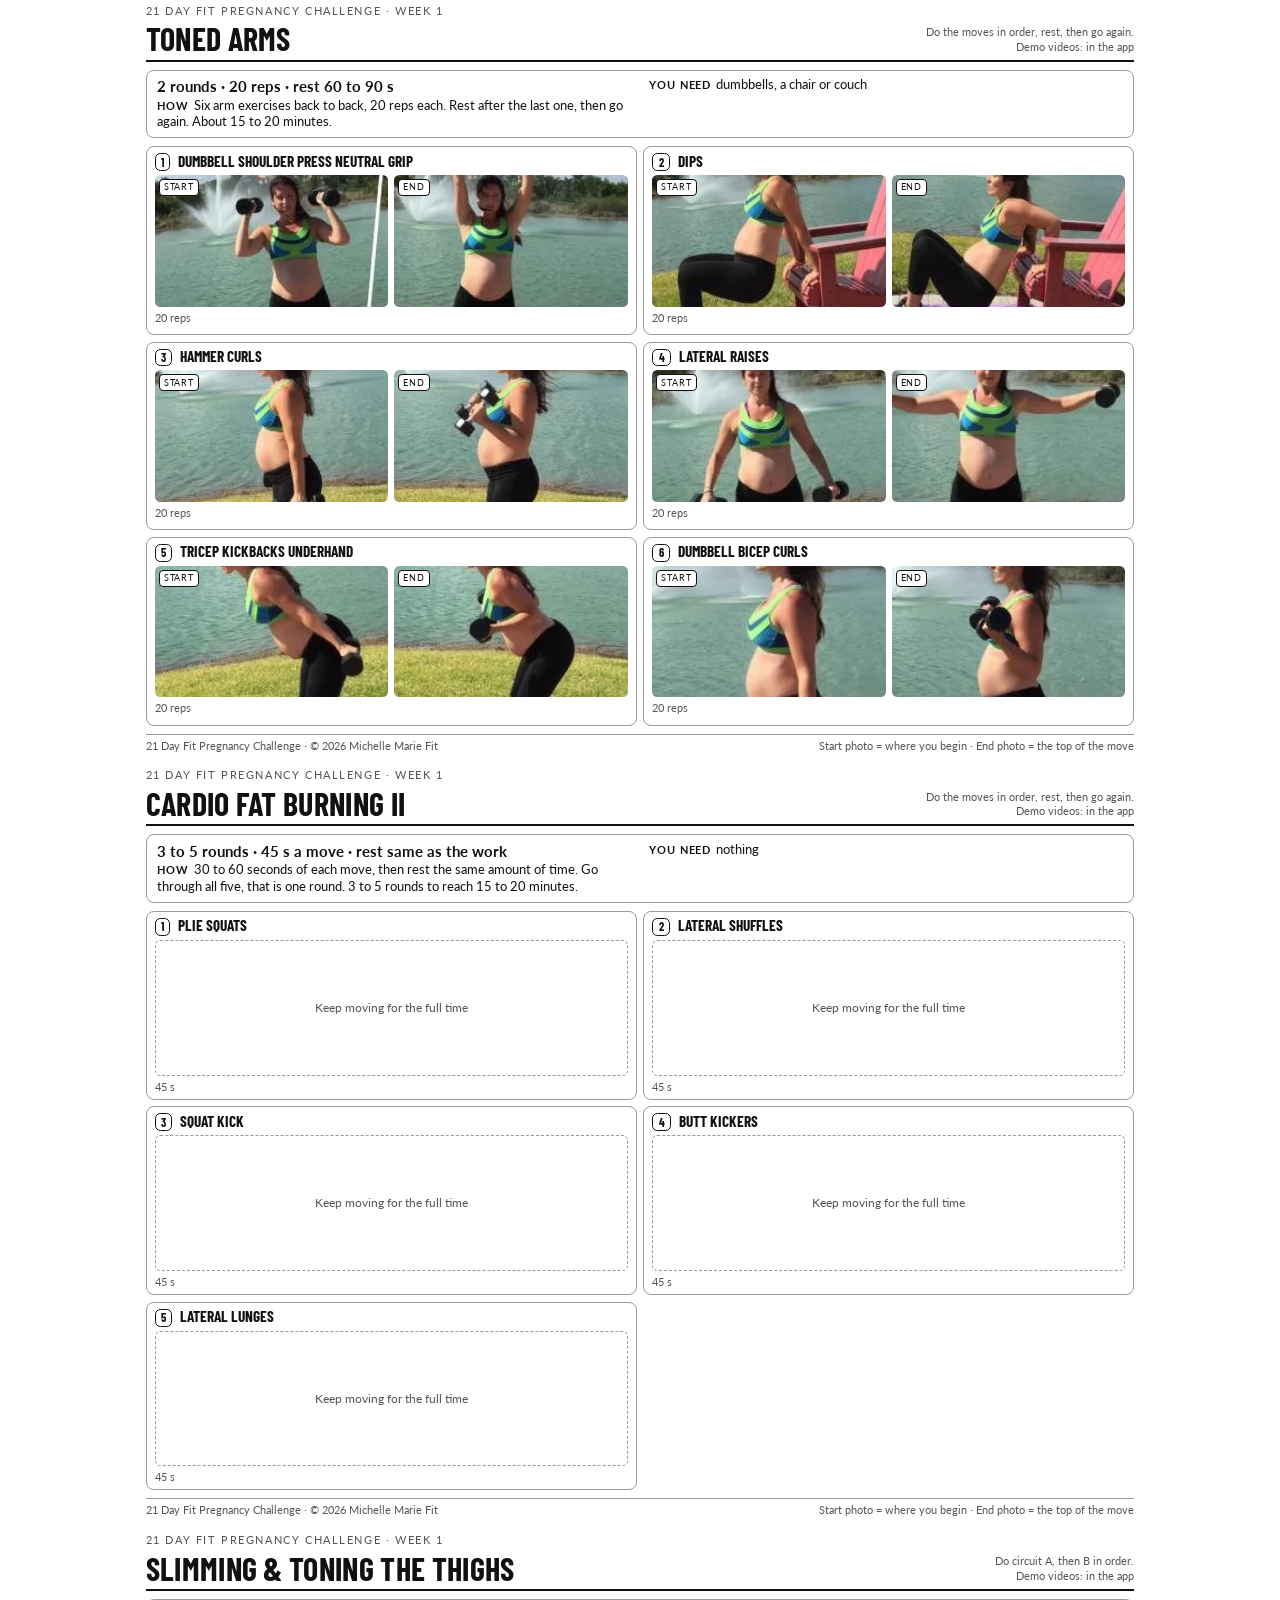
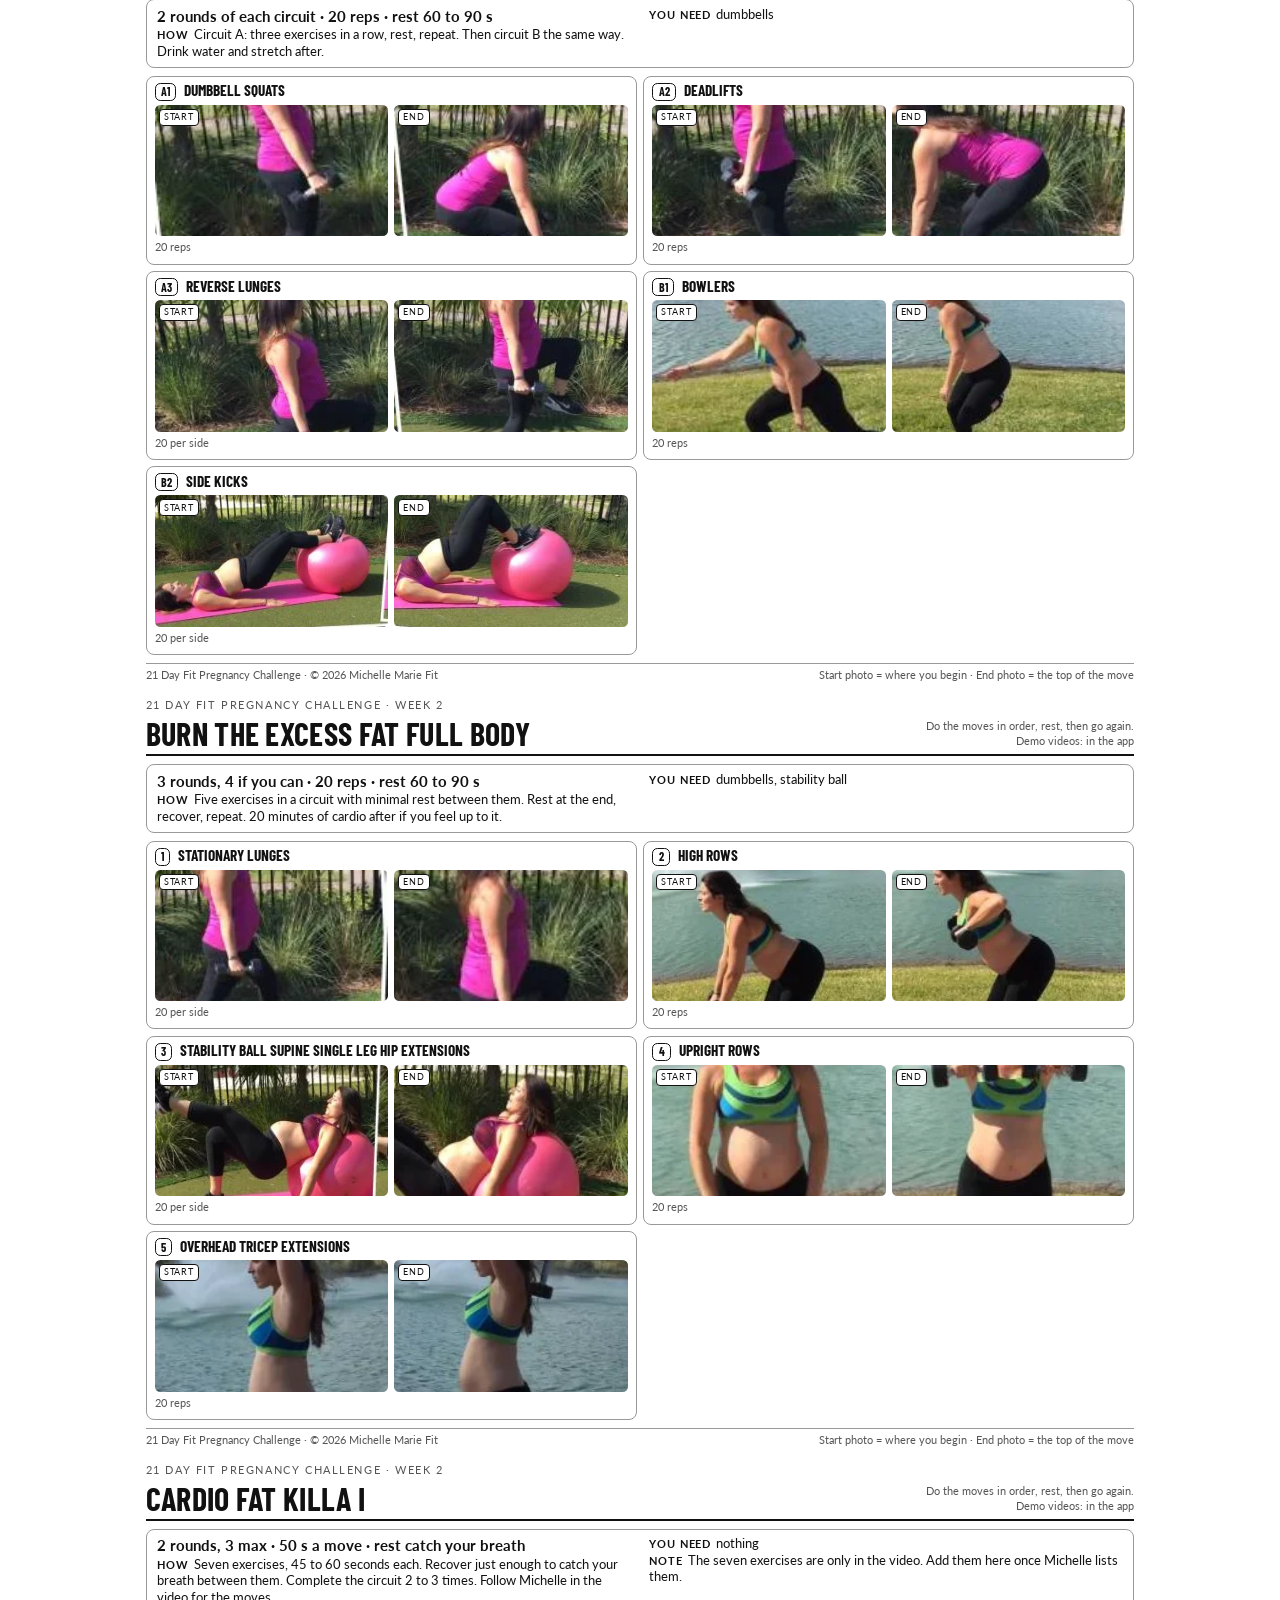
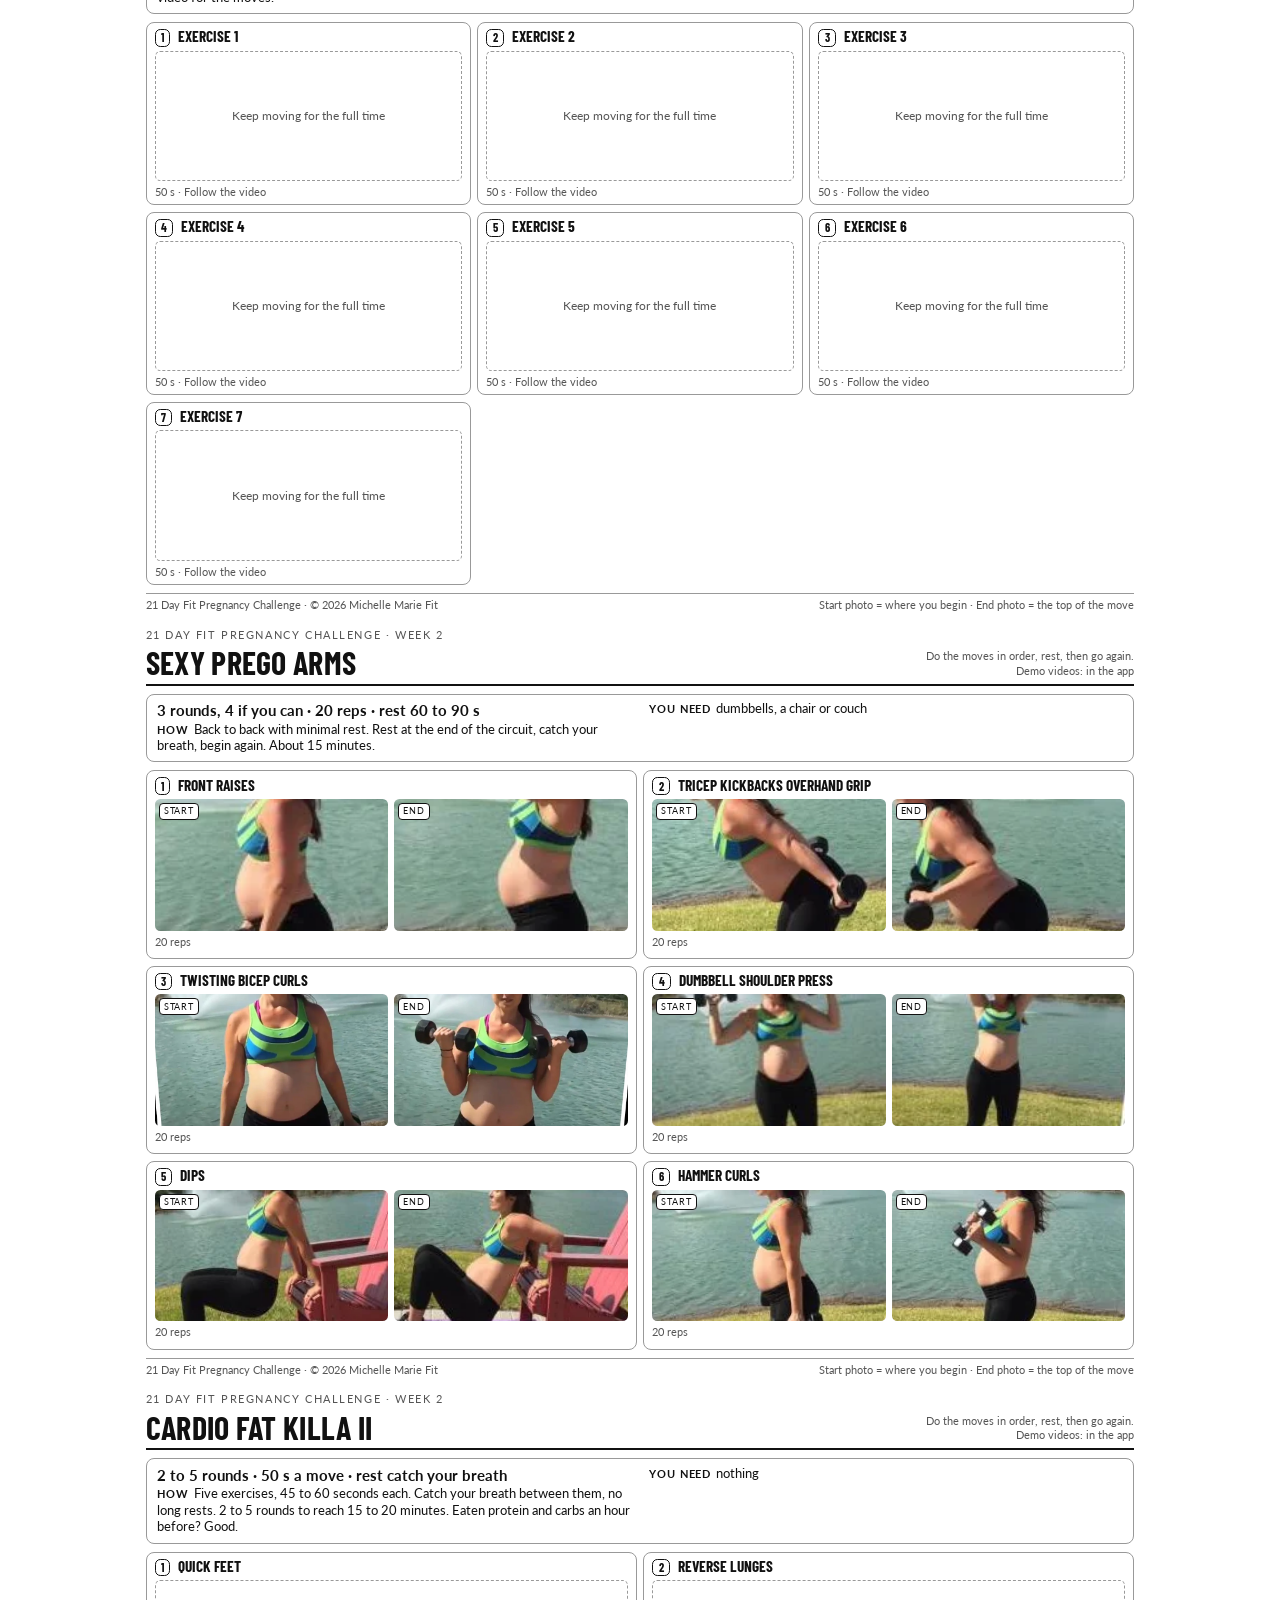
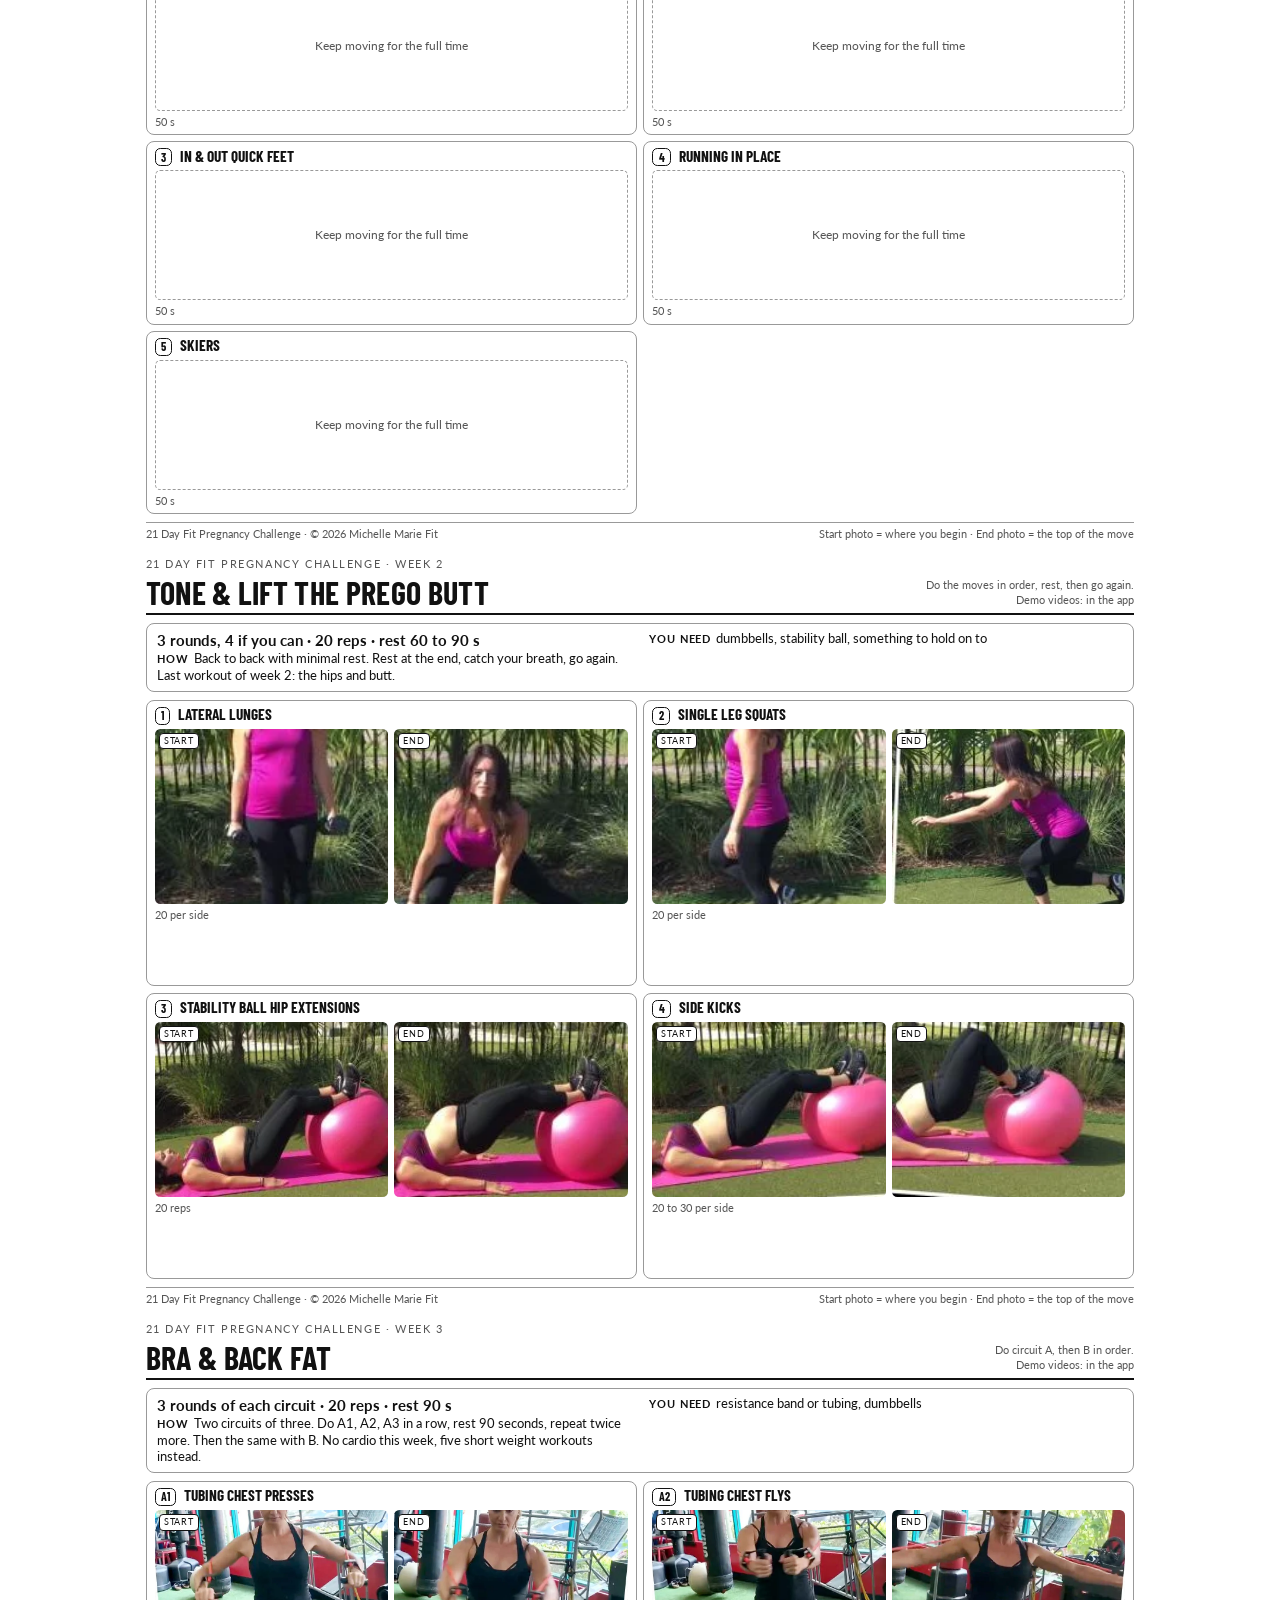
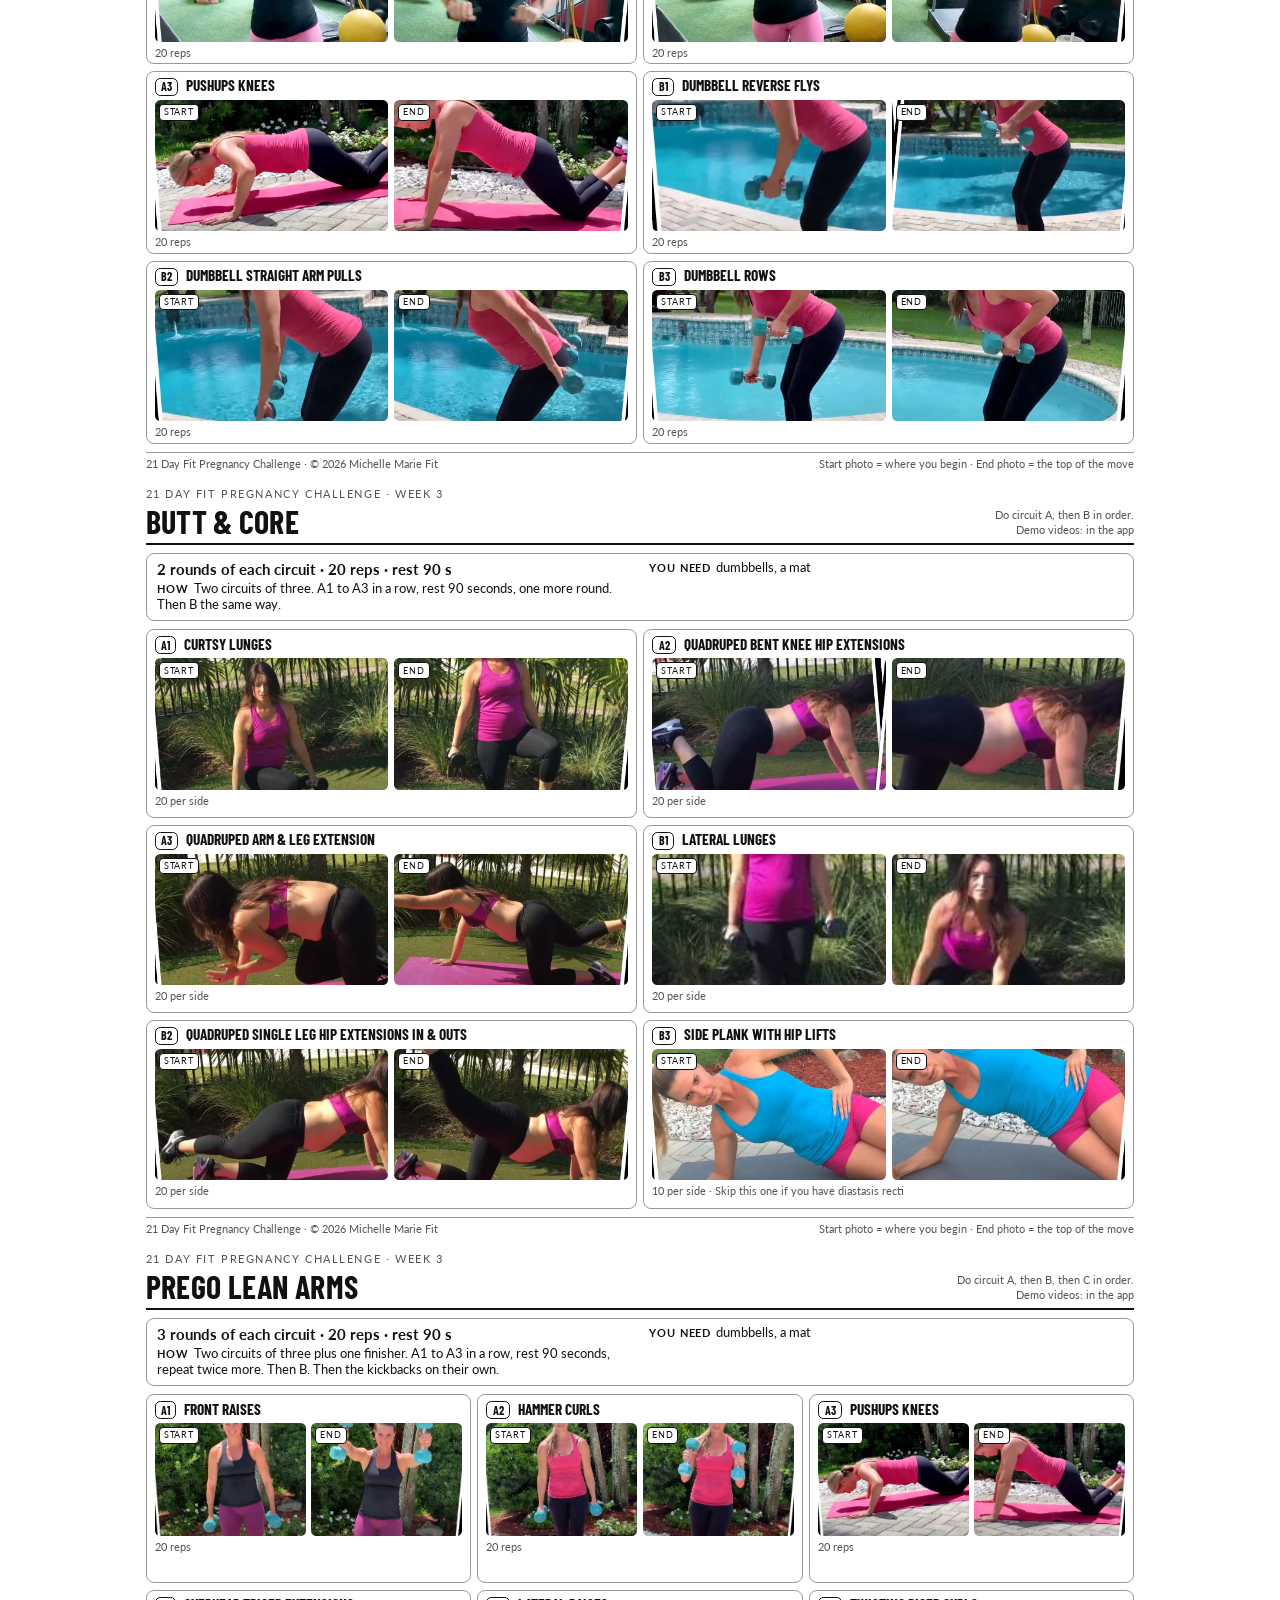
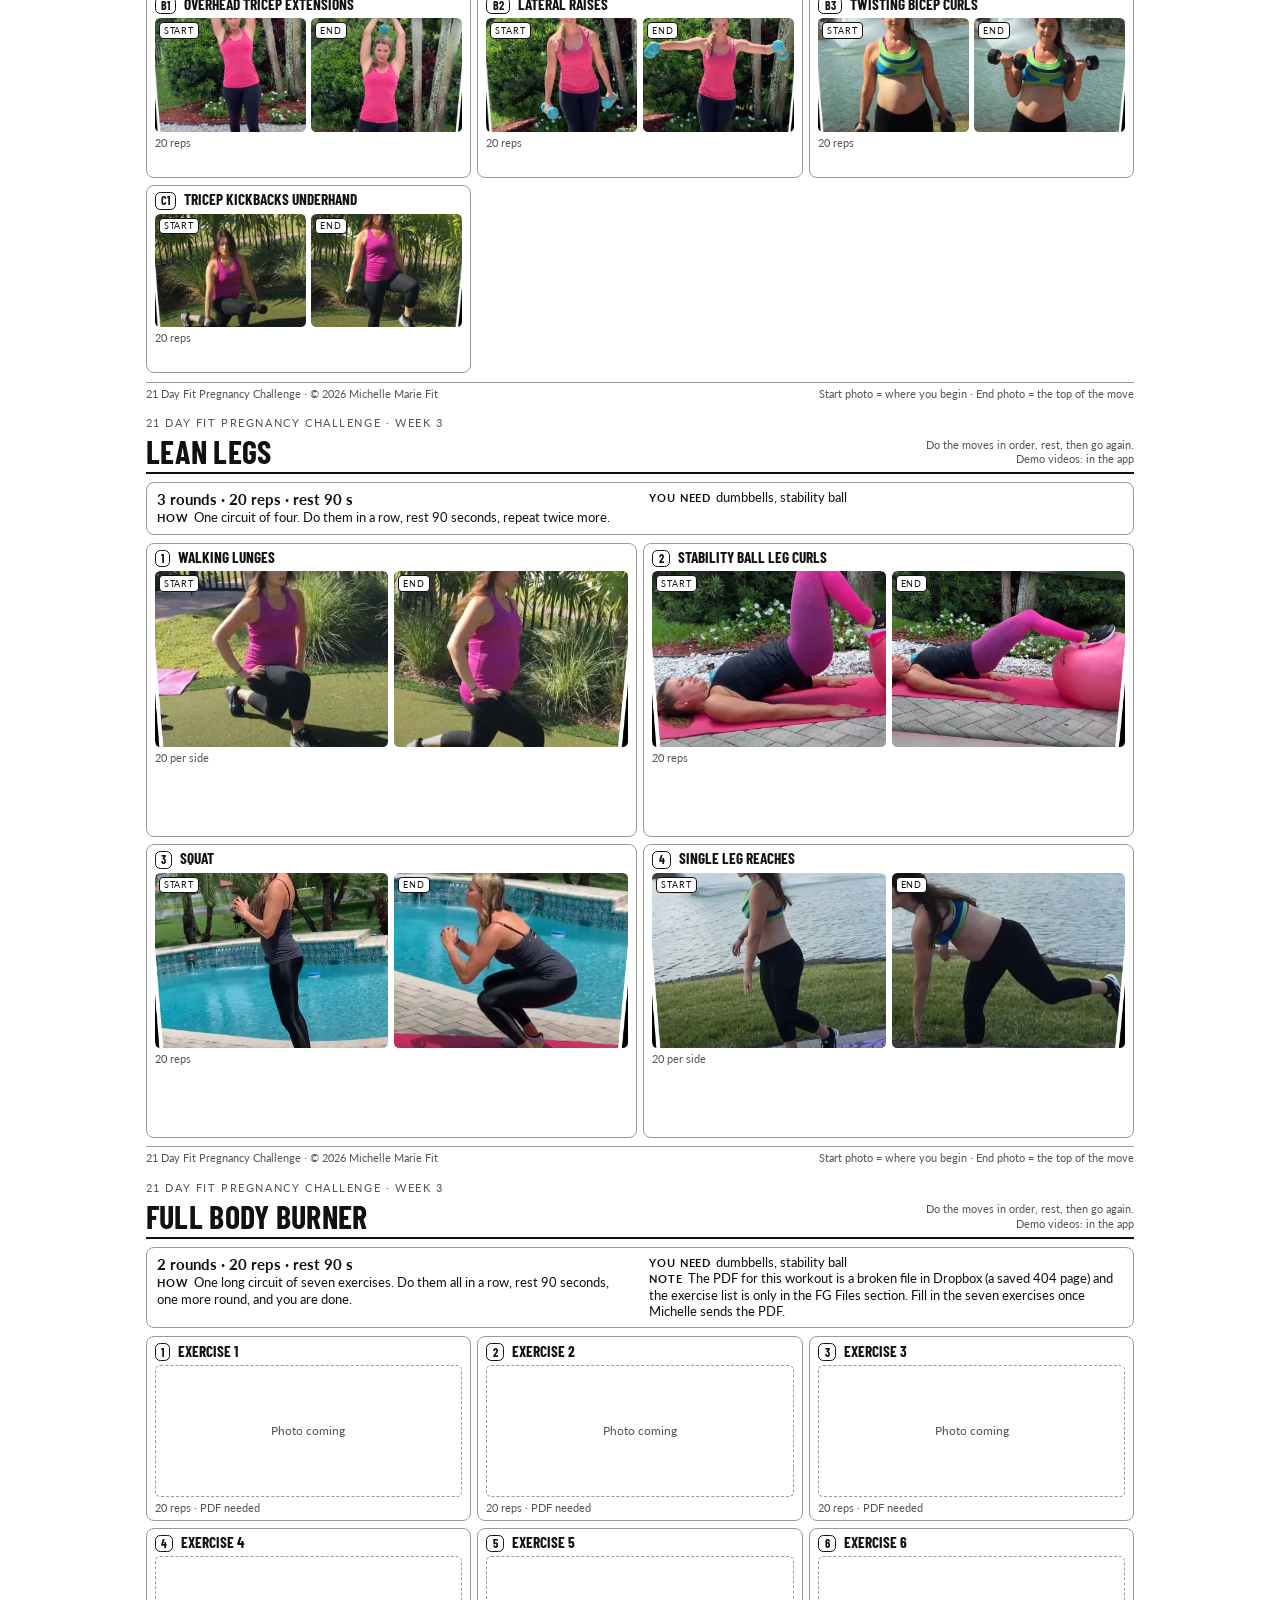
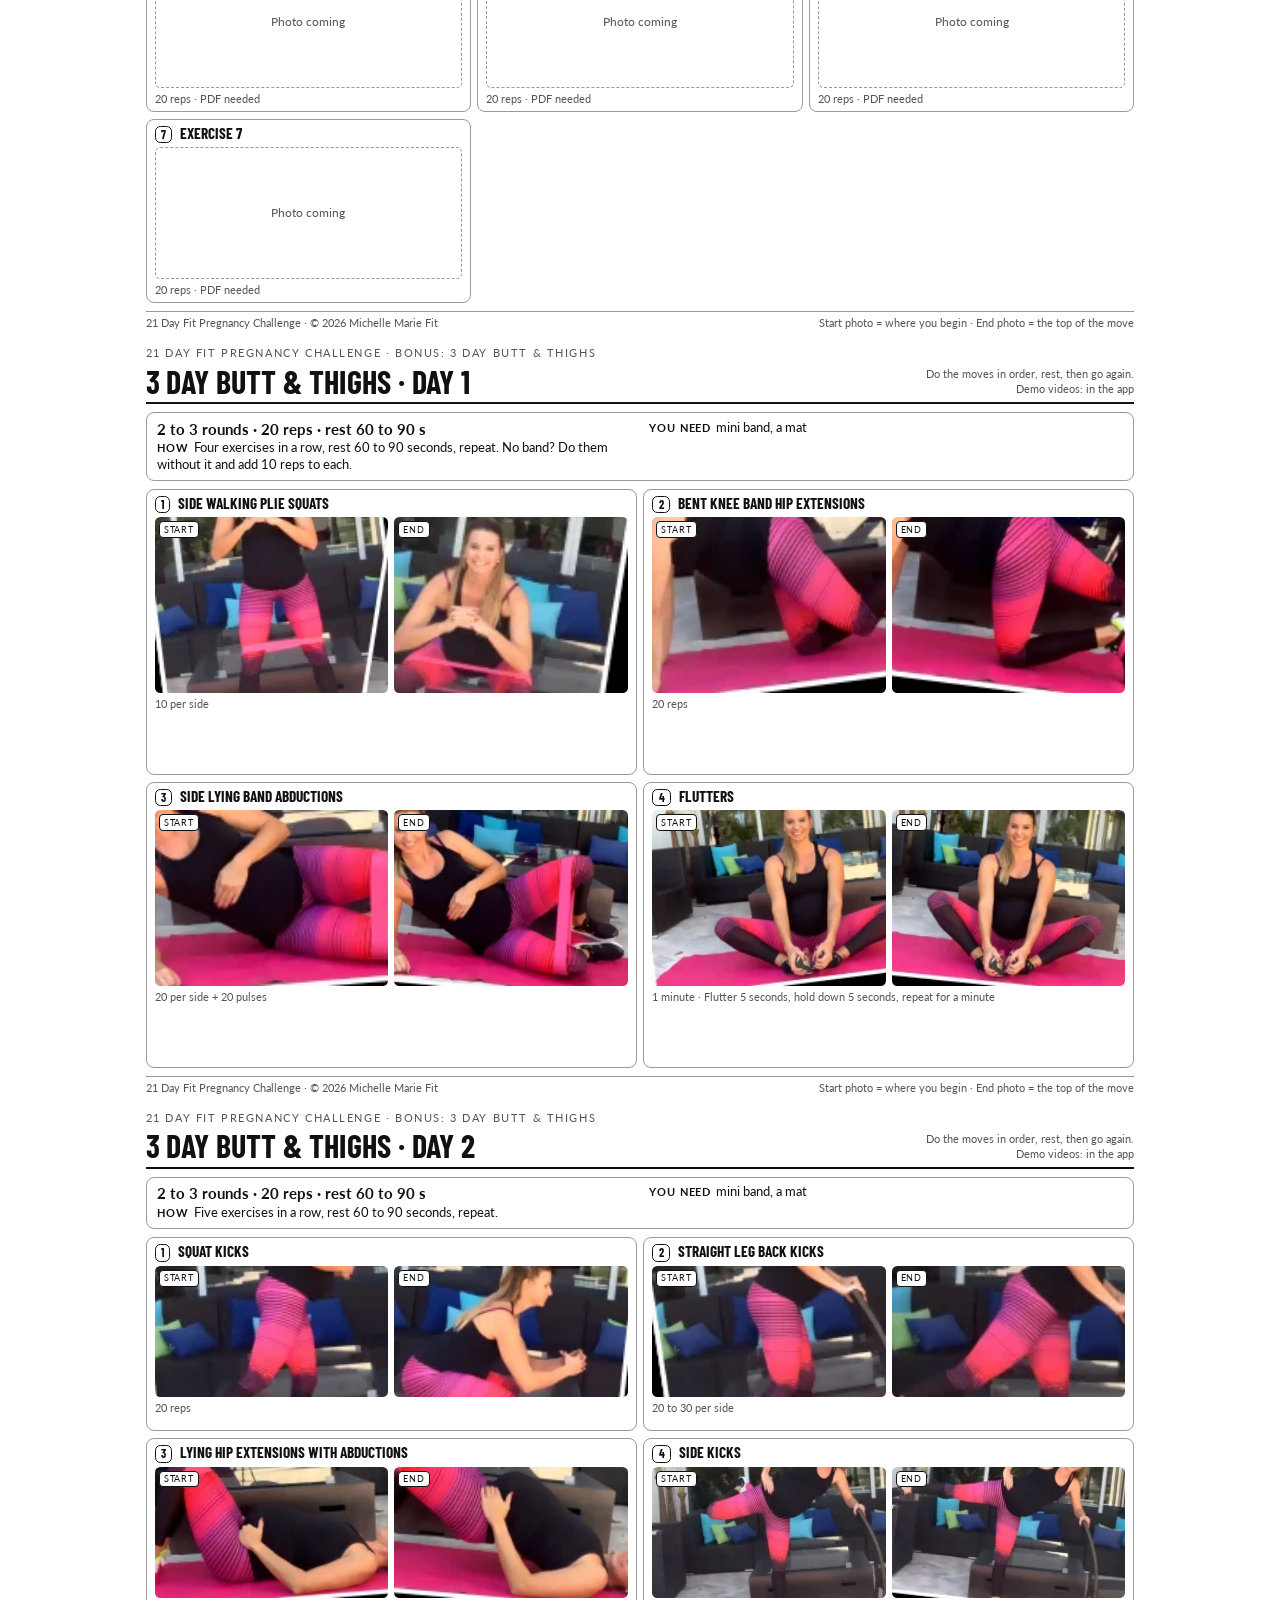
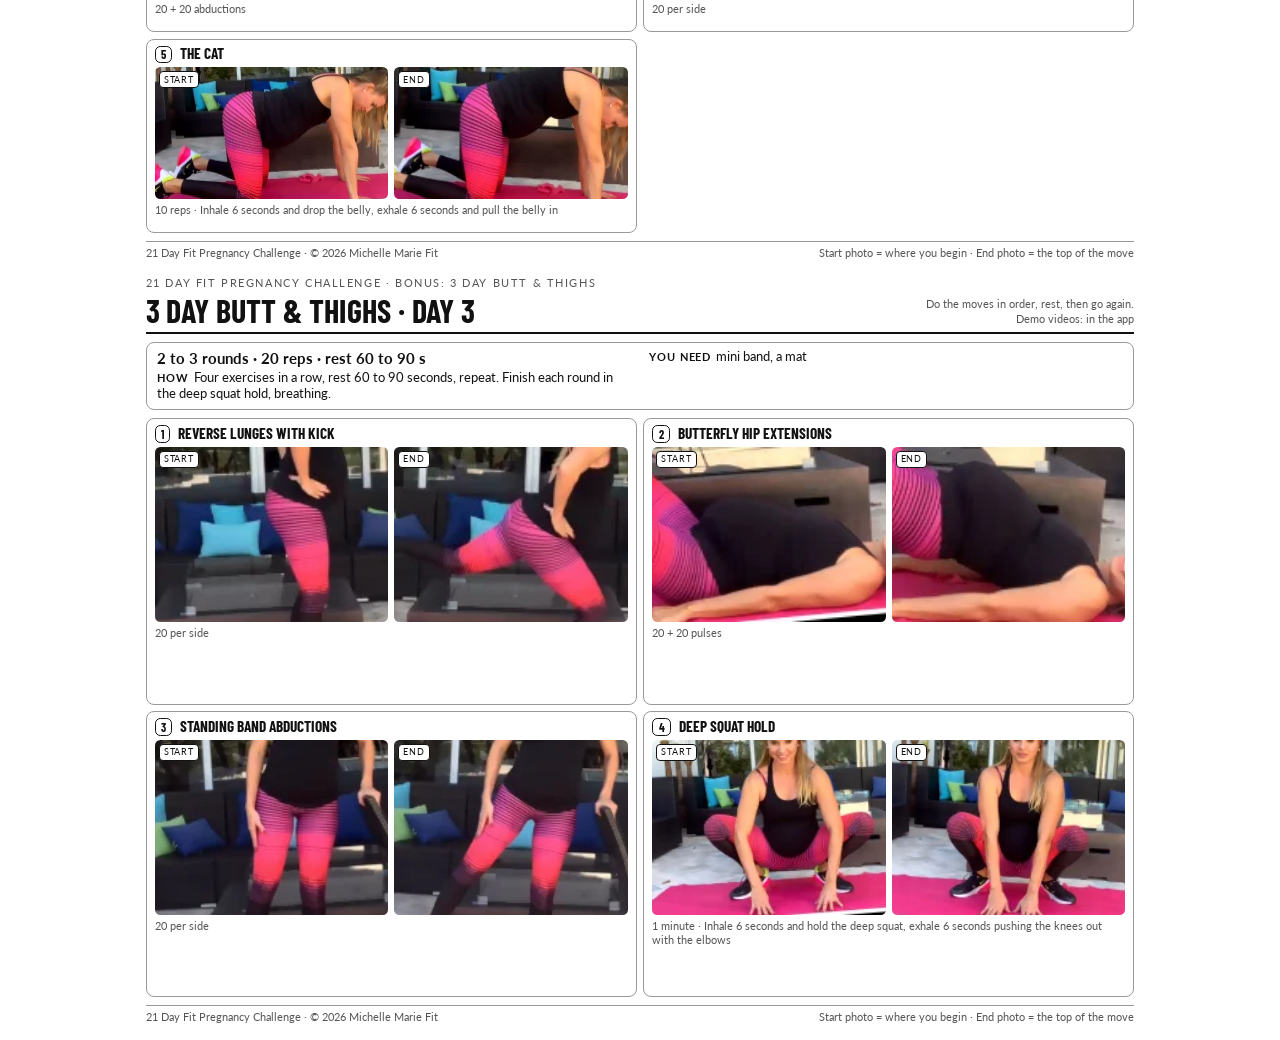
<file: print.html>
<!doctype html>
<meta charset="utf-8">
<meta name="viewport" content="width=device-width, initial-scale=1">
<title>21 Day Fit Pregnancy Challenge · Print</title>
<link rel="preconnect" href="https://fonts.googleapis.com">
<link rel="stylesheet" href="https://fonts.googleapis.com/css2?family=Barlow+Condensed:wght@600;700&family=Lato:wght@400;700&display=swap">
<style>
/* One landscape letter page per workout. Every exercise with its start and end photo in a tight grid.
   Black and white friendly: no fills, thin rules, photos do the work. Reads data/challenge.json like the player. */
@page{size:letter landscape;margin:0.35in}
:root{--ink:#111;--muted:#555;--line:#999;--pink:#dd2289}
*{box-sizing:border-box}
html,body{margin:0;background:#fff;color:var(--ink);font:400 10.5pt/1.3 Lato,"Helvetica Neue",Helvetica,Arial,sans-serif}
.toolbar{display:flex;gap:10px;align-items:center;flex-wrap:wrap;padding:12px 16px;border-bottom:1px solid #ddd;background:#f6f6f6;font-size:14px}
.toolbar select,.toolbar button{font:inherit;padding:6px 10px}
.toolbar button{background:#111;color:#fff;border:0;border-radius:6px;cursor:pointer}
.toolbar .back{font-weight:700;color:var(--pink);text-decoration:none;letter-spacing:.04em;text-transform:uppercase;font-size:13px;margin-right:4px}
.page{width:10.3in;height:7.8in;margin:16px auto;padding:0;display:flex;flex-direction:column;gap:6pt;page-break-after:always;break-after:page;overflow:hidden}
.page:last-child{page-break-after:auto;break-after:auto}
.head{display:flex;justify-content:space-between;align-items:flex-end;gap:12pt;border-bottom:2px solid var(--ink);padding-bottom:4pt}
.head h1{margin:0;font:700 24pt/1 "Barlow Condensed",Arial,sans-serif;letter-spacing:.01em;text-transform:uppercase}
.head .eyebrow{font-size:8.5pt;letter-spacing:.14em;text-transform:uppercase;color:var(--muted);margin-bottom:3pt}
.box{display:grid;grid-template-columns:1fr 1fr;gap:0 14pt;border:1px solid var(--line);border-radius:6pt;padding:5pt 8pt;font-size:9.5pt}
.box b{text-transform:uppercase;font-size:8pt;letter-spacing:.08em;margin-right:4pt}
.box p{margin:0}
.box .plan{font-size:11pt;font-weight:700;margin-bottom:1pt}
.grid{flex:1;display:grid;gap:5pt;min-height:0}
.cell{border:1px solid var(--line);border-radius:6pt;padding:4pt 6pt;display:flex;flex-direction:column;gap:3pt;min-height:0;overflow:hidden}
.cell h2{margin:0;font:700 11.5pt/1.1 "Barlow Condensed",Arial,sans-serif;display:flex;gap:6pt;align-items:baseline;text-transform:uppercase}
.cell h2 .code{font-size:9pt;border:1.5px solid var(--ink);border-radius:4pt;padding:1pt 4pt;white-space:nowrap}
.cell .note{font-size:8pt;color:var(--muted);margin:0}
.pics{display:grid;grid-template-columns:1fr 1fr;gap:4pt}
.pics figure{margin:0;position:relative}
.pics img{width:100%;aspect-ratio:var(--ar,4/3);object-fit:cover;border-radius:4pt;display:block}
.pics figcaption{position:absolute;left:3pt;top:3pt;font-size:7pt;letter-spacing:.1em;text-transform:uppercase;background:#fff;border:1px solid var(--ink);padding:1pt 3pt;border-radius:3pt}
.nopic{flex:1;display:grid;place-items:center;border:1px dashed var(--line);border-radius:4pt;font-size:9pt;color:var(--muted);min-height:40pt}
.foot{display:flex;justify-content:space-between;font-size:8pt;color:var(--muted);border-top:1px solid var(--line);padding-top:3pt}
@media print{.toolbar{display:none}.page{margin:0;width:auto;height:7.7in}}
@media screen and (max-width:900px){.page{width:auto;height:auto;padding:12px}.grid{grid-template-columns:1fr 1fr !important}.cell{min-height:150px}}
</style>
<div class="toolbar">
  <a class="back" href="start.html">← Home</a>
  <label>Workout <select id="pick"></select></label>
  <button id="printBtn">Print</button>
  <span id="hint">Tip: in the print box choose Landscape and turn off headers and footers.</span>
</div>
<div id="pages"></div>
<script>
const esc=s=>String(s??'').replace(/[&<>"]/g,c=>({'&':'&amp;','<':'&lt;','>':'&gt;','"':'&quot;'}[c]));
let DATA=null;
const weekOf=id=>DATA.weeks.find(w=>w.id===id);
function all(){return DATA.workouts.map(w=>({w,g:weekOf(w.week)}))}
function layout(n){const cols=n<=6?2:n<=8?3:4;return {cols,rows:Math.ceil(n/cols)}}
function pageHTML(w,g){
  const exs=w.blocks.flatMap(b=>b.exercises.map(e=>({...e,block:b.label})));
  const {cols,rows}=layout(exs.length);
  const ar=(cols===2&&exs.length>4)?'16/9':'4/3';
  let shown='';
  const cells=exs.map(e=>{
    const pics=e.startPhoto&&e.endPhoto
      ?`<div class="pics"><figure><img src="${esc(e.startPhoto)}" alt=""><figcaption>Start</figcaption></figure><figure><img src="${esc(e.endPhoto)}" alt=""><figcaption>End</figcaption></figure></div>`
      :`<div class="nopic">${w.kind==='cardio'?'Keep moving for the full time':'Photo coming'}</div>`;
    const bits=[e.reps?(/^\d+$/.test(e.reps)?e.reps+' reps':e.reps):'',e.note].filter(Boolean).join(' · ');
    return `<div class="cell"><h2><span class="code">${esc(e.code)}</span><span>${esc(e.name)}</span></h2>${pics}${bits?`<p class="note">${esc(bits)}</p>`:''}</div>`;
  }).join('');
  const plan=[w.setsLabel,w.kind==='cardio'?`${w.work} s a move`:(w.reps?`${w.reps} reps`:''),w.restLabel?`rest ${w.restLabel}`:''].filter(Boolean).join(' · ');
  const order=w.blocks.length>1?`Do circuit ${w.blocks.map(b=>b.label).join(', then ')} in order.`:'Do the moves in order, rest, then go again.';
  return `<section class="page">
    <div class="head"><div><div class="eyebrow">21 Day Fit Pregnancy Challenge · ${esc(g.name)}</div><h1>${esc(w.name)}</h1></div>
      <div style="font-size:8.5pt;color:var(--muted);text-align:right">${esc(order)}<br>Demo videos: in the app</div></div>
    <div class="box"><div><p class="plan">${esc(plan)}</p><p><b>How</b>${esc(w.how)}</p></div><div>${w.gear?`<p><b>You need</b>${esc(w.gear)}</p>`:''}${w.todo?`<p><b>Note</b>${esc(w.todo)}</p>`:''}</div></div>
    <div class="grid" style="--ar:${ar};grid-template-columns:repeat(${cols},1fr);grid-template-rows:repeat(${rows},minmax(0,1fr))">${cells}</div>
    <div class="foot"><span>21 Day Fit Pregnancy Challenge · © 2026 Michelle Marie Fit</span><span>Start photo = where you begin · End photo = the top of the move</span></div>
  </section>`;
}
function render(){
  const want=decodeURIComponent(location.hash.replace(/^#/,'')).toLowerCase();
  const items=all();
  const sel=document.getElementById('pick');
  sel.innerHTML=`<option value="all">All workouts (${items.length} pages)</option>`+DATA.weeks.map(g=>`<optgroup label="${esc(g.name)}">${DATA.workouts.filter(w=>w.week===g.id).map(w=>`<option value="${esc(w.id)}">${esc(w.name)}</option>`).join('')}</optgroup>`).join('');
  const gm=want.match(/^week-(\d)$/);
  const pick=items.find(x=>x.w.id===want)?want:(gm?want:'all');
  sel.value=items.find(x=>x.w.id===want)?want:'all';
  const show=pick==='all'?items:items.filter(x=>x.w.id===pick||(gm&&x.g.id===+gm[1]));
  document.getElementById('pages').innerHTML=show.map(x=>pageHTML(x.w,x.g)).join('');
  document.title=(show.length===1?show[0].w.name:'21 Day Challenge Workouts')+' · Print';
}
fetch('data/challenge.json').then(r=>r.json()).then(d=>{DATA=d;render()});
document.getElementById('pick').addEventListener('change',e=>{location.hash=e.target.value==='all'?'':e.target.value});
document.getElementById('printBtn').addEventListener('click',()=>window.print());
window.addEventListener('hashchange',render);
</script>
</file>
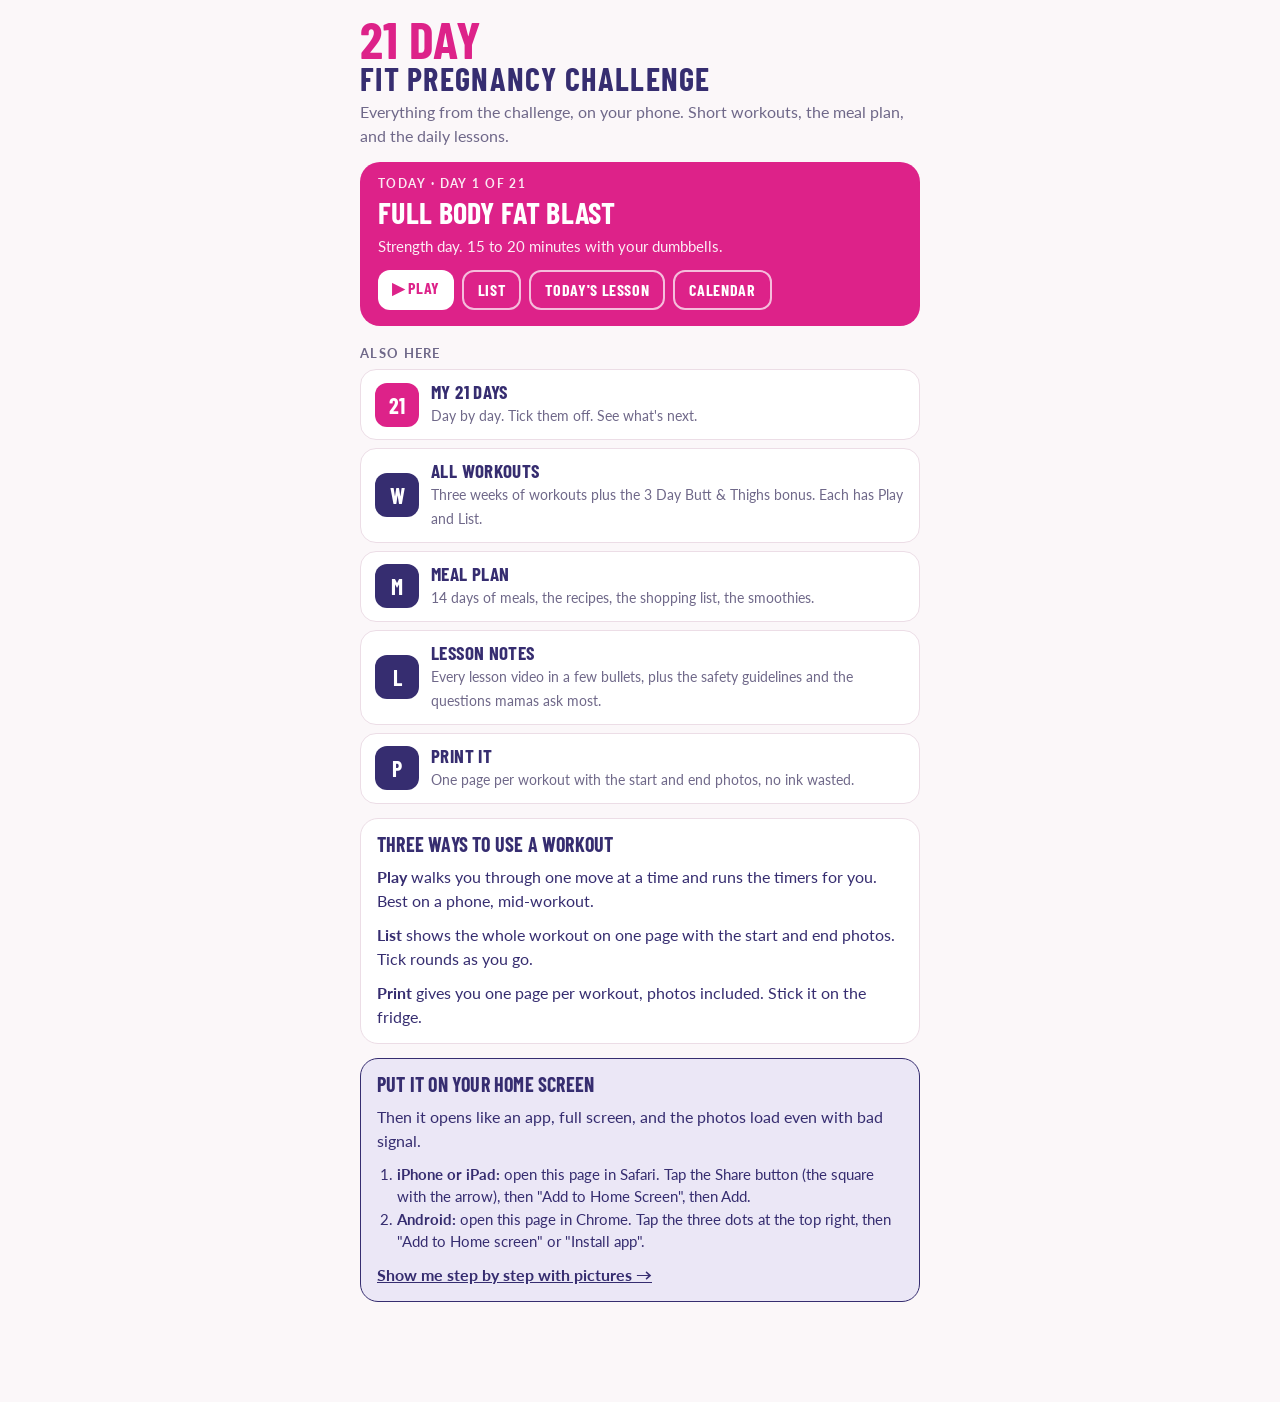
<file: start.html>
<!doctype html>
<meta charset="utf-8">
<base target="_top">
<meta name="viewport" content="width=device-width, initial-scale=1, viewport-fit=cover">
<title>Start Here · 21 Day Fit Pregnancy Challenge</title>
<link rel="manifest" href="manifest.json">
<meta name="theme-color" content="#dd2289">
<meta name="apple-mobile-web-app-capable" content="yes">
<meta name="apple-mobile-web-app-title" content="21 Day">
<link rel="apple-touch-icon" href="icons/icon-180.png">
<link rel="preconnect" href="https://fonts.googleapis.com">
<link rel="stylesheet" href="https://fonts.googleapis.com/css2?family=Barlow+Condensed:wght@500;600;700&family=Lato:wght@400;700&display=swap">
<link rel="stylesheet" href="app.css">
<style>
/* Home page. Today first, then the rest. */
header{padding-top:14px;display:flex;flex-direction:column;gap:6px}
.logo{font:700 clamp(34px,10vw,52px)/.95 var(--display);text-transform:uppercase;letter-spacing:.01em;margin:0}
.logo b{color:var(--accent);display:block}
.logo span{color:var(--ink);display:block;font-size:.62em;letter-spacing:.04em}
.today{background:var(--accent);color:var(--accent-ink);border-radius:20px;padding:16px 18px;display:flex;flex-direction:column;gap:6px;text-decoration:none}
.today b{font:700 12px/1 var(--body);letter-spacing:.12em;text-transform:uppercase;opacity:.9}
.today h2{font-size:30px;color:inherit}
.today p{margin:0;opacity:.92;font-size:15px}
.today .btns{display:flex;gap:8px;flex-wrap:wrap;margin-top:6px}
.today .btns a{text-decoration:none;color:var(--accent);background:#fff;border-radius:12px;padding:10px 14px;font:700 16px/1 var(--display);text-transform:uppercase;letter-spacing:.04em}
.today .btns a.ghost{background:transparent;color:#fff;border:2px solid rgba(255,255,255,.7)}
h2.also{margin:6px 0 -6px;font:700 13px/1.2 var(--body);letter-spacing:.1em;text-transform:uppercase;color:var(--muted)}
.install{background:var(--brand-soft);border-color:var(--brand)}
.install ol{margin:0;padding-left:20px;font-size:15px}
</style>
<div class="wrap">
  <header>
    <p class="logo"><b>21 Day</b><span>Fit Pregnancy Challenge</span></p>
    <p class="lead">Everything from the challenge, on your phone. Short workouts, the meal plan, and the daily lessons.</p>
  </header>

  <section id="today"></section>

  <h2 class="also">Also here</h2>
  <section class="ways">
    <a class="way" href="calendar.html"><span class="ic pink">21</span><span><b>My 21 days</b><small>Day by day. Tick them off. See what's next.</small></span></a>
    <a class="way" href="index.html#all"><span class="ic">W</span><span><b>All workouts</b><small>Three weeks of workouts plus the 3 Day Butt & Thighs bonus. Each has Play and List.</small></span></a>
    <a class="way" href="meals.html"><span class="ic">M</span><span><b>Meal plan</b><small>14 days of meals, the recipes, the shopping list, the smoothies.</small></span></a>
    <a class="way" href="lessons.html"><span class="ic">L</span><span><b>Lesson notes</b><small>Every lesson video in a few bullets, plus the safety guidelines and the questions mamas ask most.</small></span></a>
    <a class="way" href="print.html"><span class="ic">P</span><span><b>Print it</b><small>One page per workout with the start and end photos, no ink wasted.</small></span></a>
  </section>

  <section class="card">
    <h2>Three ways to use a workout</h2>
    <p><b>Play</b> walks you through one move at a time and runs the timers for you. Best on a phone, mid-workout.</p>
    <p><b>List</b> shows the whole workout on one page with the start and end photos. Tick rounds as you go.</p>
    <p><b>Print</b> gives you one page per workout, photos included. Stick it on the fridge.</p>
  </section>

  <section class="card install">
    <h2>Put it on your home screen</h2>
    <p>Then it opens like an app, full screen, and the photos load even with bad signal.</p>
    <ol>
      <li><b>iPhone or iPad:</b> open this page in Safari. Tap the Share button (the square with the arrow), then "Add to Home Screen", then Add.</li>
      <li><b>Android:</b> open this page in Chrome. Tap the three dots at the top right, then "Add to Home screen" or "Install app".</li>
    </ol>
    <a href="install.html" style="font-weight:700;color:var(--brand)">Show me step by step with pictures →</a>
  </section>
</div>
<script src="app.js"></script>
<script>
const {esc}=C21;
C21.load().then(d=>{
  const n=C21.dayNumber(), done=C21.doneDays(); const day=d.days.find(x=>x.day===n);
  const el=document.getElementById('today');
  if(!day){el.innerHTML=`<a class="today" href="calendar.html"><b>${n<1?'Not started yet':'21 days done'}</b><h2>${n<1?'Day 1 is coming':'You did it'}</h2><p>Open the calendar to set your day or start again.</p></a>`;return}
  const w=day.workout?C21.workoutOf(day.workout):null;
  el.innerHTML=`<div class="today"><b>Today · Day ${n} of 21</b><h2>${esc(w?w.name:(day.title||'Rest day'))}</h2>
    <p>${done[n]?'Done for today. Nice.':esc(w?(w.kind==='cardio'?'Cardio day. 15 to 20 minutes, go at your own pace.':'Strength day. 15 to 20 minutes with your dumbbells.'):(day.extra||'Rest is part of the program. Walk, stretch, drink your water.'))}</p>
    <div class="btns">${w?`<a href="play.html#${esc(w.id)}">▶ Play</a><a class="ghost" href="index.html#${esc(w.id)}">List</a>`:''}${day.lesson?`<a class="ghost" href="lessons.html#${esc(day.lesson)}">Today's lesson</a>`:''}<a class="ghost" href="calendar.html">Calendar</a></div></div>`;
});
</script>
</file>
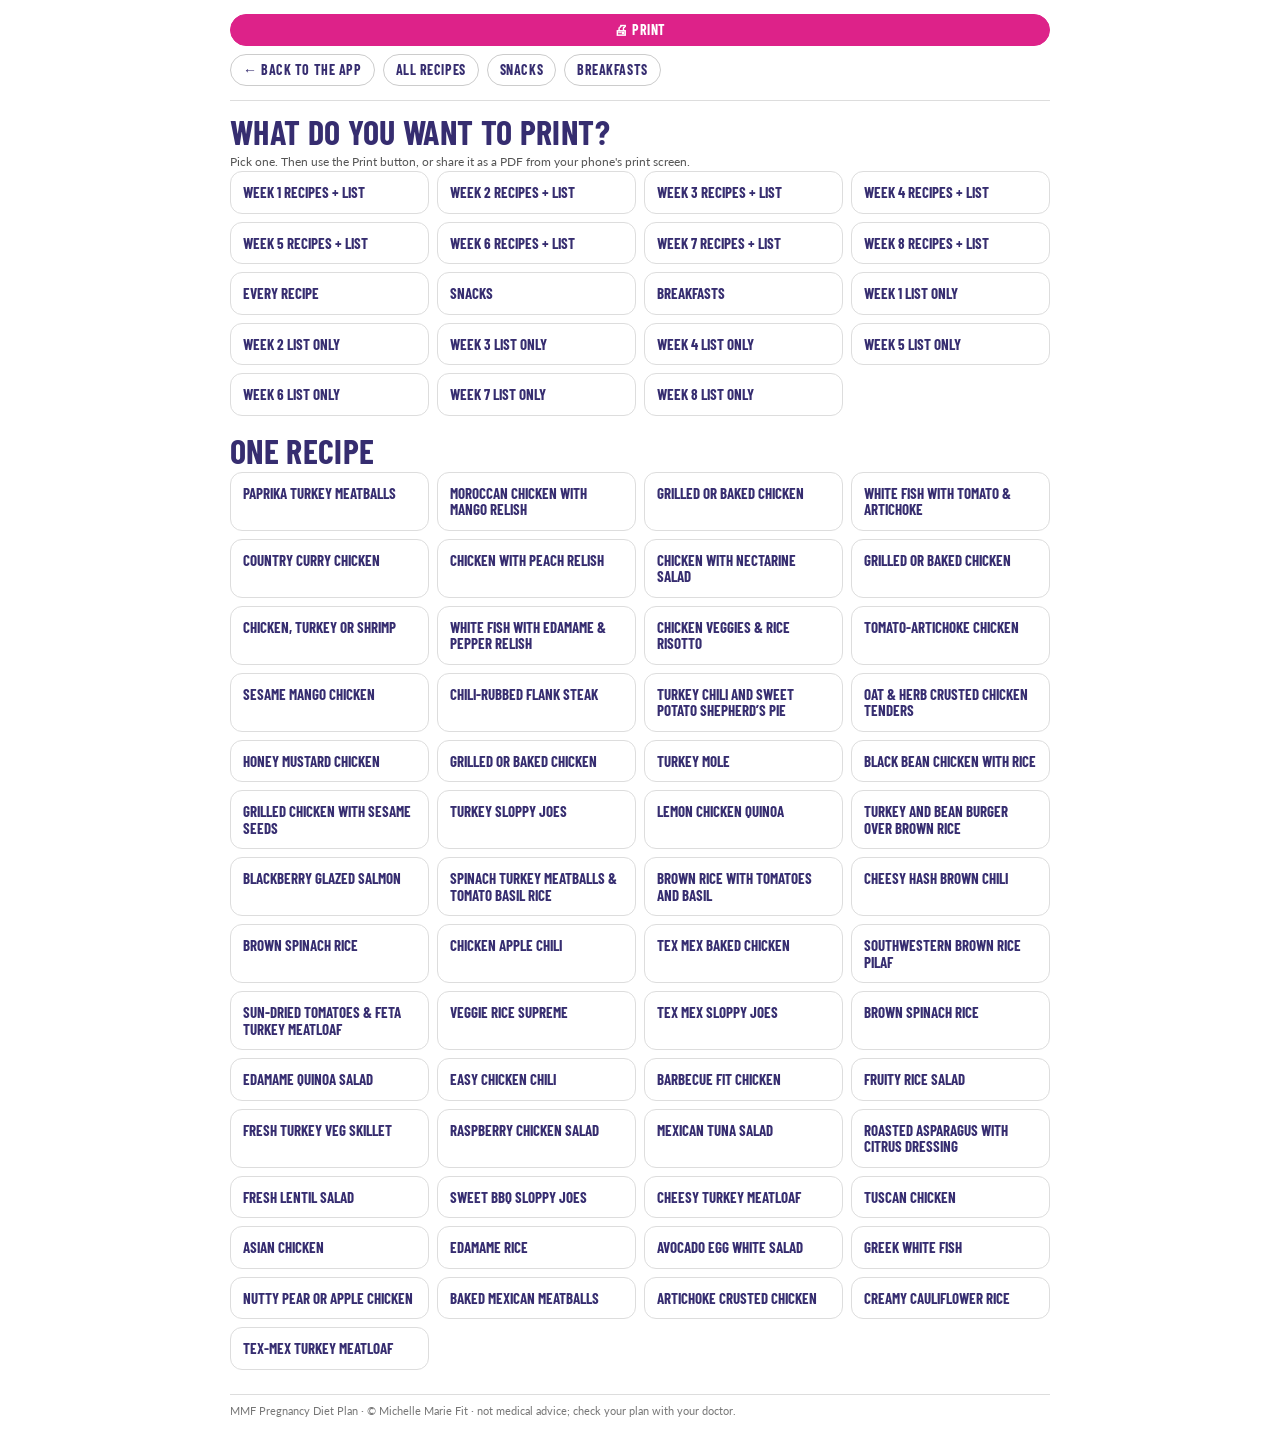
<file: diet/print.html>
<!doctype html>
<meta charset="utf-8">
<meta name="viewport" content="width=device-width, initial-scale=1">
<title>Print · Pregnancy Diet Plan</title>
<link rel="preconnect" href="https://fonts.googleapis.com">
<link rel="stylesheet" href="https://fonts.googleapis.com/css2?family=Barlow+Condensed:wght@600;700&family=Lato:wght@400;700&display=swap">
<link rel="stylesheet" href="../app.css">
<style>
/* Printable recipes. Open with a hash:
   #all            every dinner, snack and breakfast        #week-3   week 3's dinners + its grocery list
   #r-12           recipe 12                                #s-Title  a snack   #b-Title  a breakfast
   #snacks  #breakfasts  #list-3 (grocery list only)        no hash   a picker */
body{background:#fff;color:#111;padding:0}
.wrap{max-width:820px;gap:0}
.bar{display:flex;gap:8px;flex-wrap:wrap;align-items:center;padding:14px 0;border-bottom:1px solid #ddd;margin-bottom:14px}
.bar a,.bar button{font:700 14px/1 var(--display);text-transform:uppercase;letter-spacing:.04em;padding:8px 12px;border-radius:999px;border:1px solid #ccc;background:#fff;color:var(--brand);text-decoration:none;cursor:pointer}
.bar .go{background:var(--accent);color:#fff;border-color:var(--accent)}
.r{break-inside:avoid;page-break-inside:avoid;border-top:3px solid var(--accent);padding:12px 0 18px;margin-bottom:10px}
.r h2{font:700 26px/1.05 var(--display);text-transform:uppercase;color:var(--brand);margin:0}
.r .sub{font-size:13px;color:#555;margin:3px 0 8px}
.c{display:grid;grid-template-columns:1fr 1.5fr;gap:14px;margin-top:8px}
.c h3{font:700 16px/1.1 var(--display);text-transform:uppercase;margin:0 0 4px;color:var(--accent)}
.c .sv{font-size:12px;color:#555;margin-bottom:4px}
.c ul,.c ol{margin:0;padding-left:18px;font-size:13.5px;line-height:1.4}
.c li{margin:2px 0}
.c ul li{list-style:none;position:relative;padding-left:16px}
.c ul li:before{content:"";position:absolute;left:0;top:4px;width:9px;height:9px;border:1px solid #999;border-radius:2px}
.note{font-size:12px;color:#555}
h1.t{font:700 34px/1 var(--display);text-transform:uppercase;color:var(--brand);margin:0 0 4px}
.list{columns:2;column-gap:24px;break-inside:avoid}
.list h3{font:700 14px/1 var(--display);text-transform:uppercase;color:var(--accent);margin:10px 0 4px;break-after:avoid}
.list div{font-size:13.5px;padding:2px 0 2px 18px;position:relative;break-inside:avoid}
.list div:before{content:"";position:absolute;left:0;top:5px;width:10px;height:10px;border:1px solid #999;border-radius:2px}
.pick{display:grid;grid-template-columns:repeat(auto-fill,minmax(160px,1fr));gap:8px}
.pick a{display:block;padding:12px;border:1px solid #ddd;border-radius:12px;color:var(--brand);text-decoration:none;font:700 15px/1.1 var(--display);text-transform:uppercase}
footer{font-size:11px;color:#777;margin:24px 0;border-top:1px solid #ddd;padding-top:8px}
@media print{.bar{display:none}.wrap{max-width:none}@page{margin:14mm}}
@media (max-width:560px){.c{grid-template-columns:1fr}.list{columns:1}}
</style>
<div class="wrap">
  <div class="bar"><button class="go" onclick="print()">🖨 Print</button><a href="index.html">← Back to the app</a><a href="#all" onclick="setTimeout(render)">All recipes</a><a href="#snacks" onclick="setTimeout(render)">Snacks</a><a href="#breakfasts" onclick="setTimeout(render)">Breakfasts</a></div>
  <div id="out"></div>
  <footer>MMF Pregnancy Diet Plan · © Michelle Marie Fit · not medical advice; check your plan with your doctor.</footer>
</div>
<script>
const esc=s=>String(s??'').replace(/[&<>"]/g,c=>({'&':'&amp;','<':'&lt;','>':'&gt;','"':'&quot;'}[c]));
let D;
function card(r,kind){
  const comps=kind==='r'?r.components:[r];const name=kind==='r'?r.name:r.title;
  const sub=kind==='r'?`Week ${r.week}${r.sides&&r.sides.length?' · serve with '+esc(r.sides.join(', ')):''}`:kind==='s'?'Snack':'Breakfast';
  return `<section class="r"><h2>${esc(name)}</h2><div class="sub">${sub}${r.note?' · '+esc(r.note):''}</div>
  ${comps.map(c=>`<div class="c"><div>${comps.length>1||c.title!==name?`<h3>${esc(c.title)}</h3>`:''}${c.servings?`<div class="sv">Serves ${esc(c.servings)}</div>`:''}<ul>${c.ingredients.map(i=>`<li>${esc(i)}</li>`).join('')}</ul></div>
  <div>${comps.length>1||c.title!==name?'<h3>&nbsp;</h3>':''}<ol>${c.instructions.map(s=>`<li>${esc(s)}</li>`).join('')}</ol></div></div>`).join('')}</section>`;
}
function list(w){const l=D.shopping['week'+w];if(!l)return '';return `<section class="r"><h2>Week ${w} grocery list</h2><div class="list">${Object.entries(l.aisles).map(([a,items])=>`<h3>${esc(a)}</h3>${items.map(i=>`<div>${esc(i)}</div>`).join('')}`).join('')}</div></section>`}
function weekDinners(w){const wk=D.weeks.find(x=>x.week===w);const ids=[];['Sun','Mon','Tue','Wed','Thu','Fri','Sat'].forEach(d=>(wk.days[d].dinnerIds||[]).concat(wk.days[d].lunchIds||[]).forEach(n=>{if(!ids.includes(n))ids.push(n)}));return ids.map(n=>D.recipes.find(r=>r.number===n)).filter(Boolean)}
function render(){
  const h=decodeURIComponent(location.hash.slice(1));let out='',title='';
  let m;
  if(h==='all'){title='All the recipes';out=`<h1 class="t">Dinners</h1>`+D.recipes.map(r=>card(r,'r')).join('')+`<h1 class="t">Snacks</h1>`+D.snacks.map(r=>card(r,'s')).join('')+`<h1 class="t">Breakfasts</h1>`+D.breakfasts.map(r=>card(r,'b')).join('')}
  else if(h==='snacks'){title='Snacks';out=`<h1 class="t">Snacks</h1>`+D.snacks.map(r=>card(r,'s')).join('')}
  else if(h==='breakfasts'){title='Breakfasts';out=`<h1 class="t">Breakfasts</h1>`+D.breakfasts.map(r=>card(r,'b')).join('')}
  else if((m=h.match(/^week-(\d)$/))){const w=+m[1];title='Week '+w;out=`<h1 class="t">Week ${w} recipes</h1><p class="note">Every dinner on the week ${w} calendar. Cook double: lunch the next day is the leftovers.</p>`+weekDinners(w).map(r=>card(r,'r')).join('')+list(w)}
  else if((m=h.match(/^list-(\d)$/))){title='Week '+m[1]+' list';out=list(+m[1])}
  else if((m=h.match(/^r-(\d+)$/))){const r=D.recipes.find(x=>x.number===+m[1]);title=r?r.name:'';out=r?card(r,'r'):'<p>No such recipe.</p>'}
  else if((m=h.match(/^s-(.+)$/))){const r=D.snacks.find(x=>x.title===m[1]);title=m[1];out=r?card(r,'s'):'<p>No such snack.</p>'}
  else if((m=h.match(/^b-(.+)$/))){const r=D.breakfasts.find(x=>x.title===m[1]);title=m[1];out=r?card(r,'b'):'<p>No such breakfast.</p>'}
  else{title='Print';out=`<h1 class="t">What do you want to print?</h1><p class="note">Pick one. Then use the Print button, or share it as a PDF from your phone's print screen.</p><div class="pick">
    ${[1,2,3,4,5,6,7,8].map(w=>`<a href="#week-${w}">Week ${w} recipes + list</a>`).join('')}<a href="#all">Every recipe</a><a href="#snacks">Snacks</a><a href="#breakfasts">Breakfasts</a>${[1,2,3,4,5,6,7,8].map(w=>`<a href="#list-${w}">Week ${w} list only</a>`).join('')}</div>
    <h1 class="t" style="margin-top:18px">One recipe</h1><div class="pick">${D.recipes.map(r=>`<a href="#r-${r.number}">${esc(r.name)}</a>`).join('')}</div>`}
  document.title=(title?title+' · ':'')+'Pregnancy Diet Plan';document.getElementById('out').innerHTML=out;window.scrollTo(0,0);
  if(h&&new URLSearchParams(location.search).get('go')==='1')setTimeout(()=>print(),400);
}
addEventListener('hashchange',render);
fetch('../data/diet.json').then(r=>r.json()).then(d=>{D=d;render()});
</script>
</file>
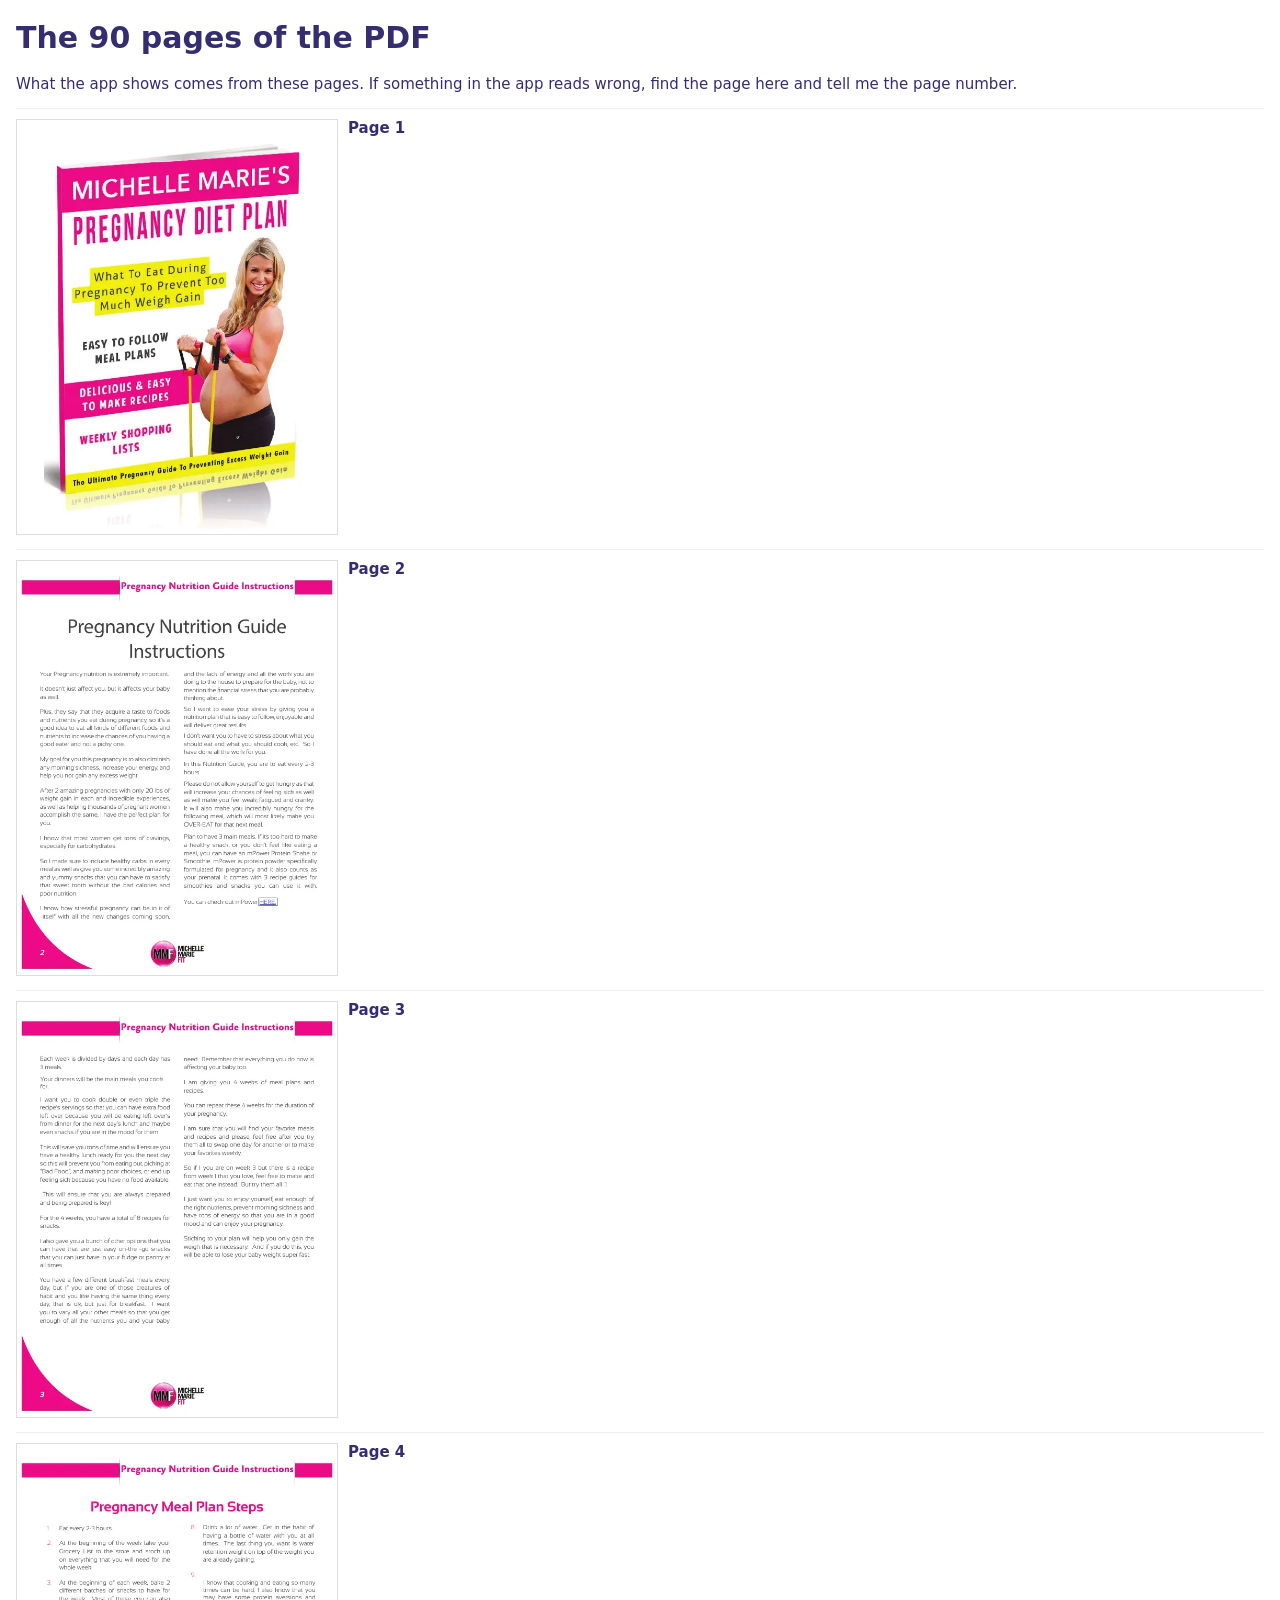
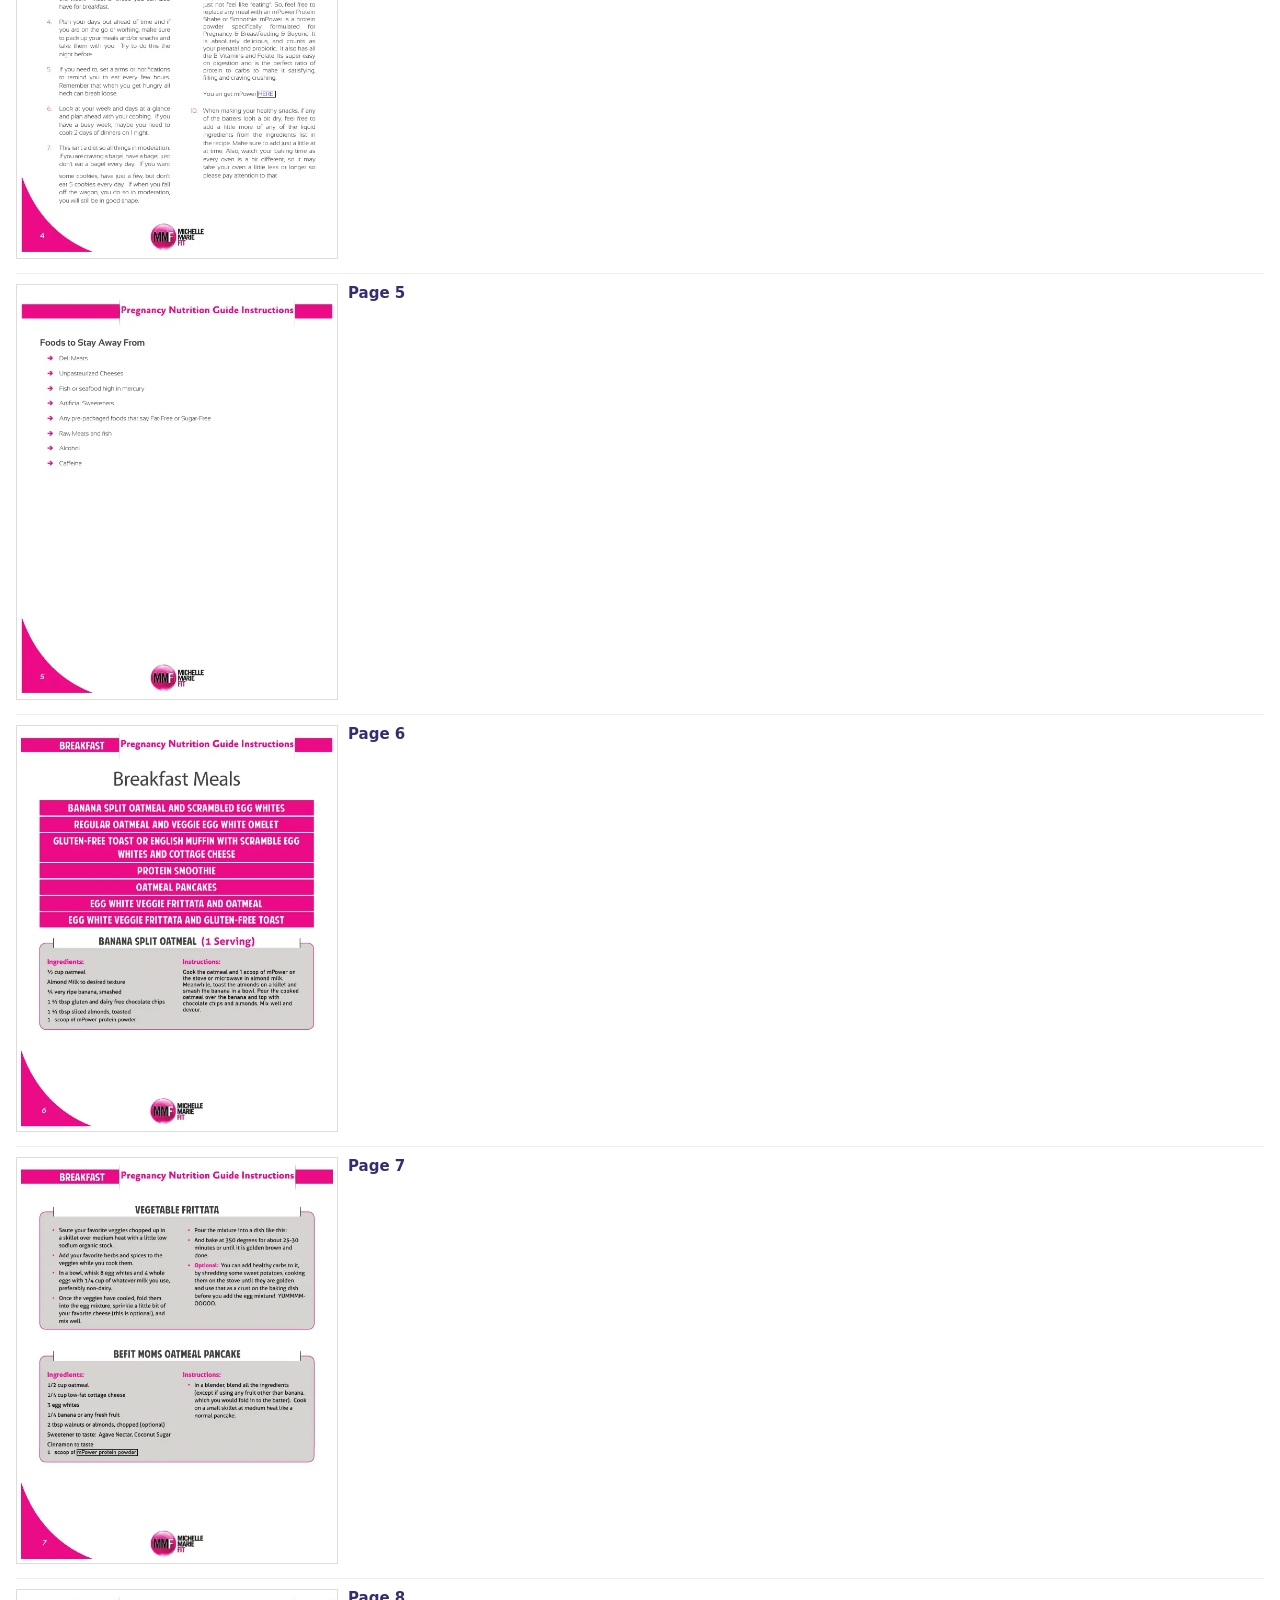
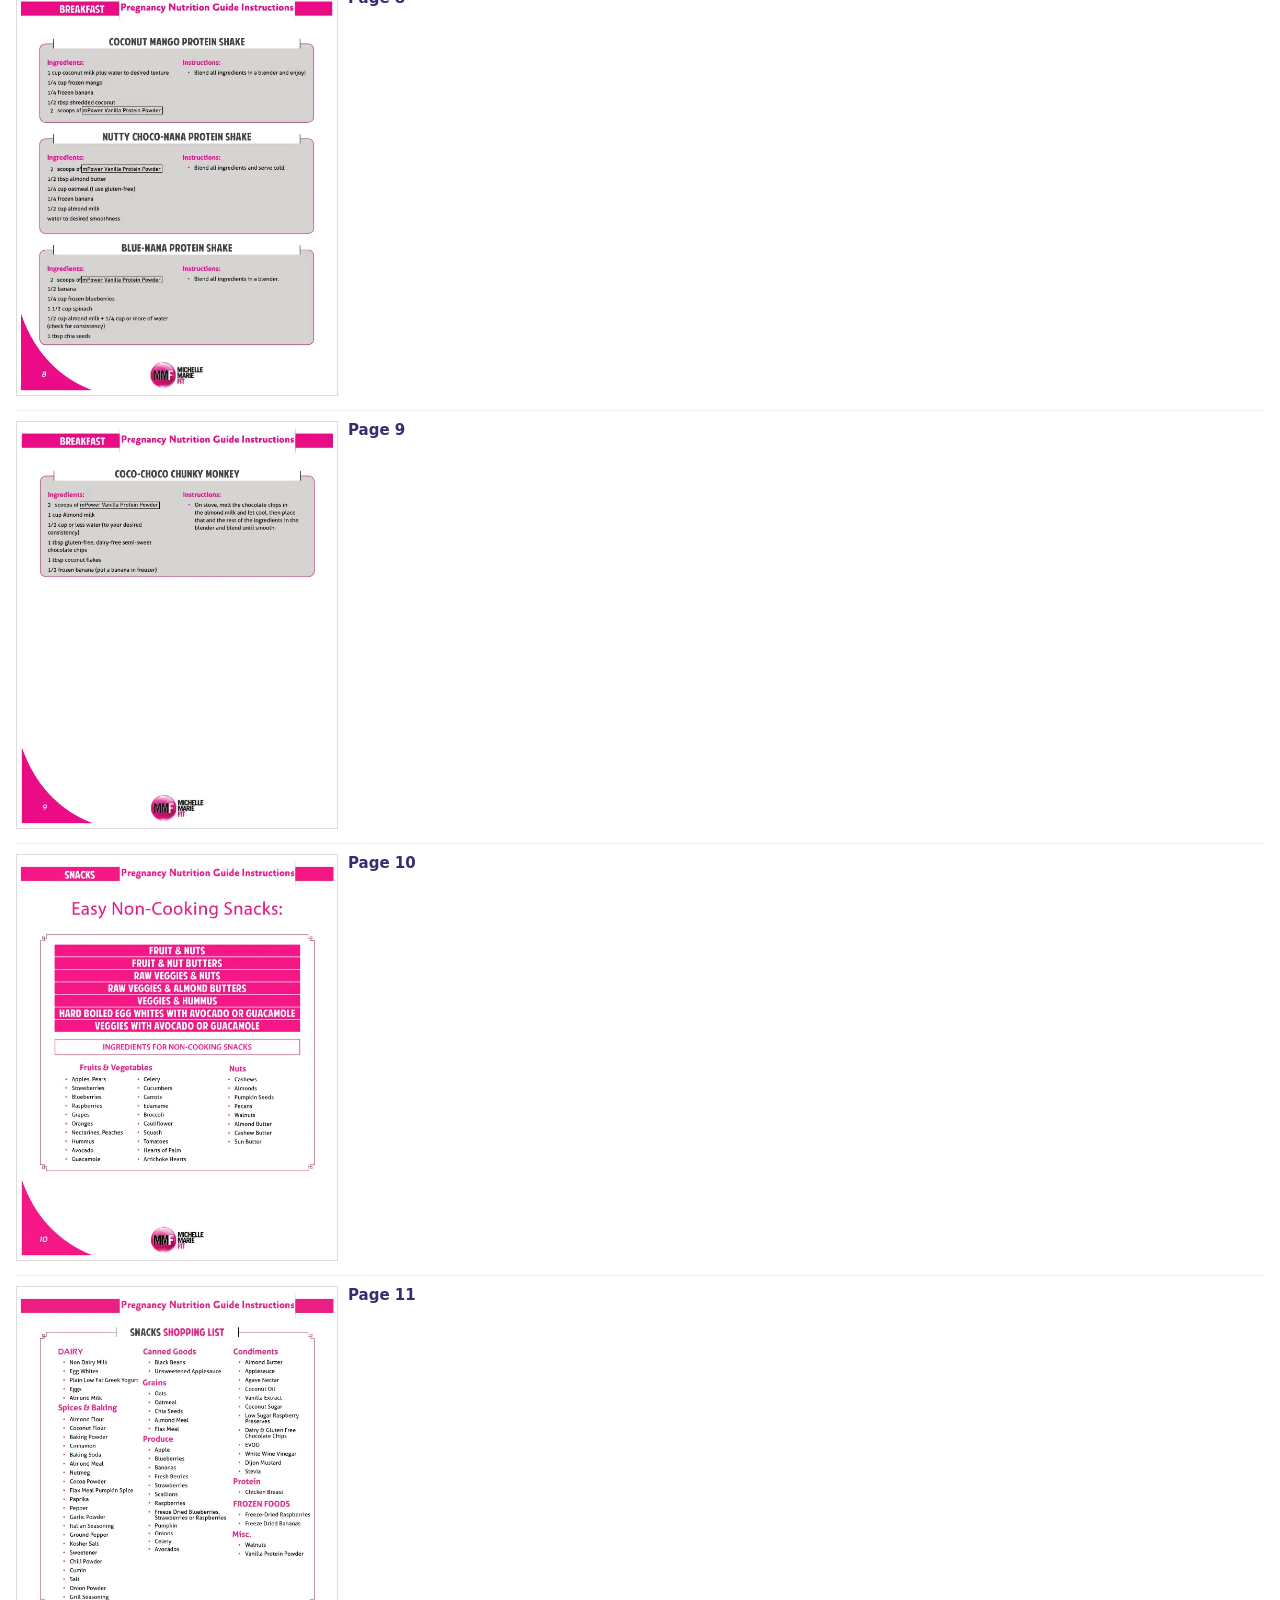
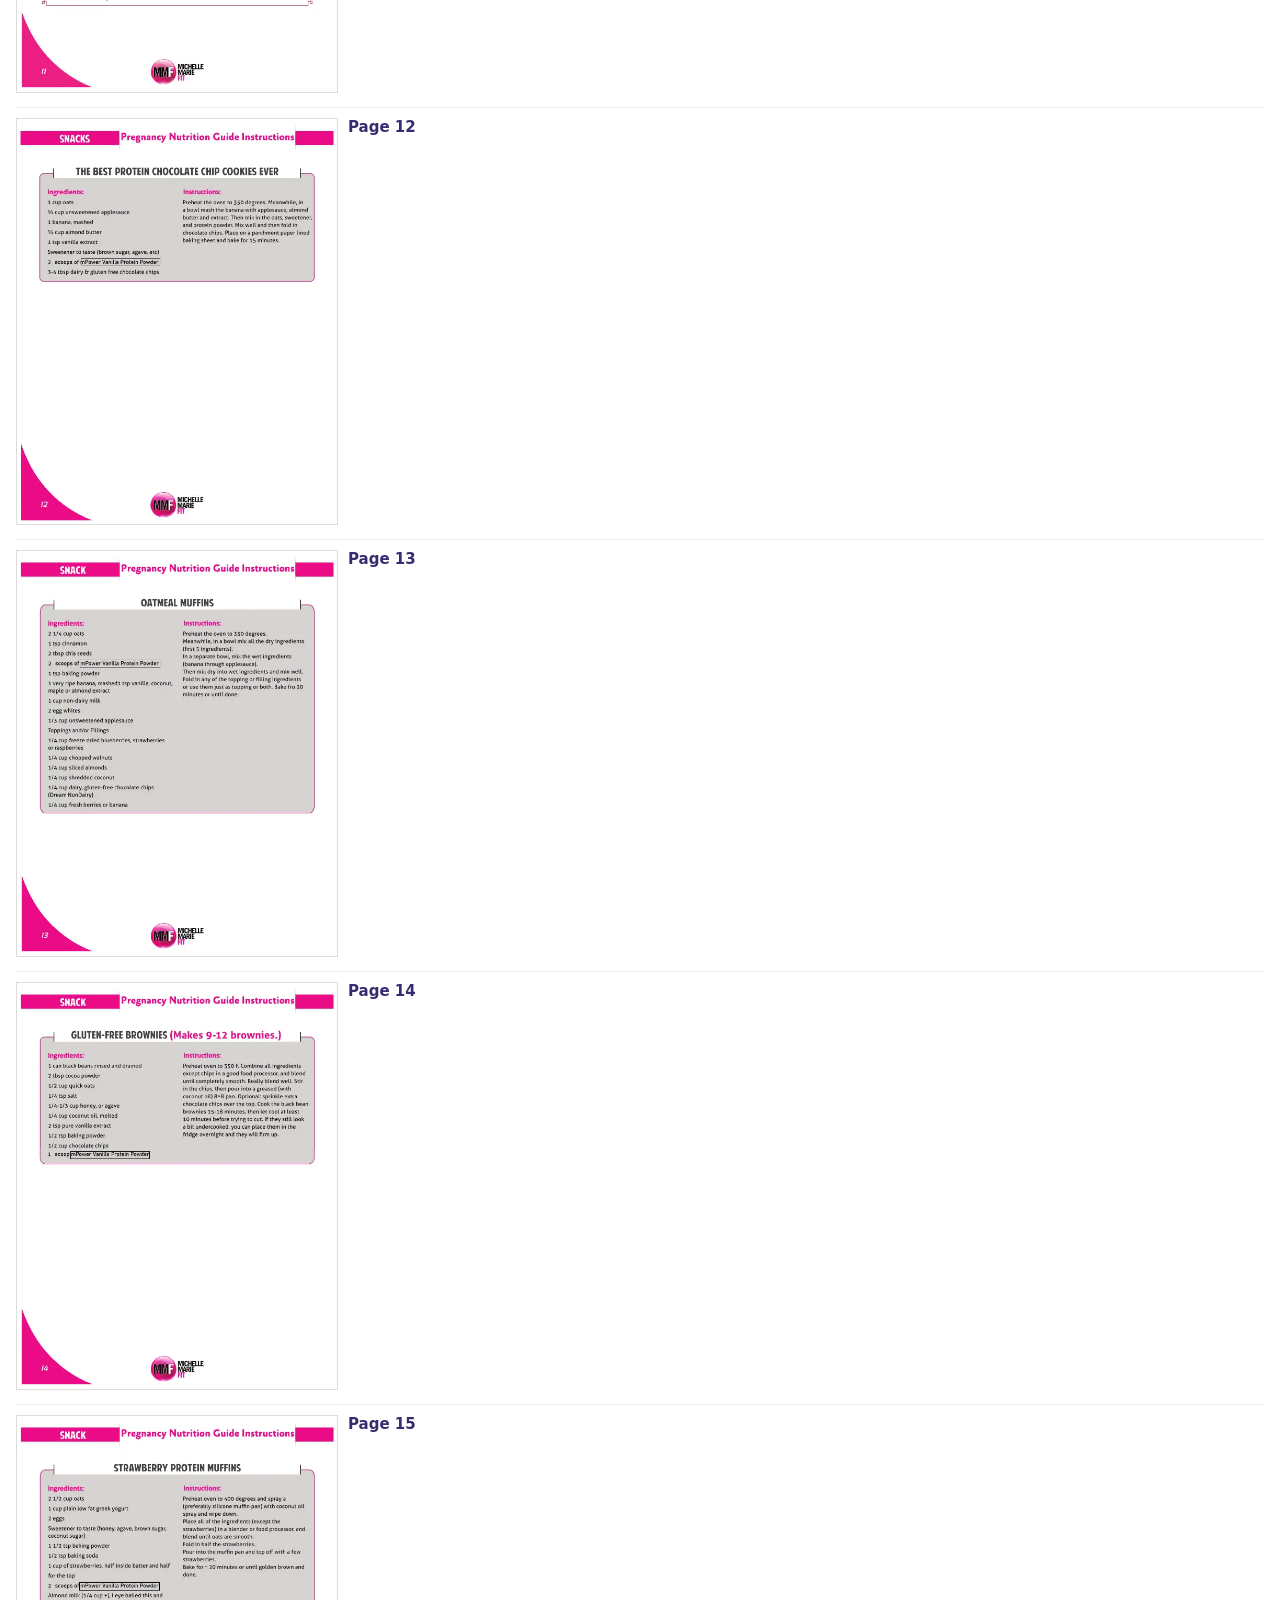
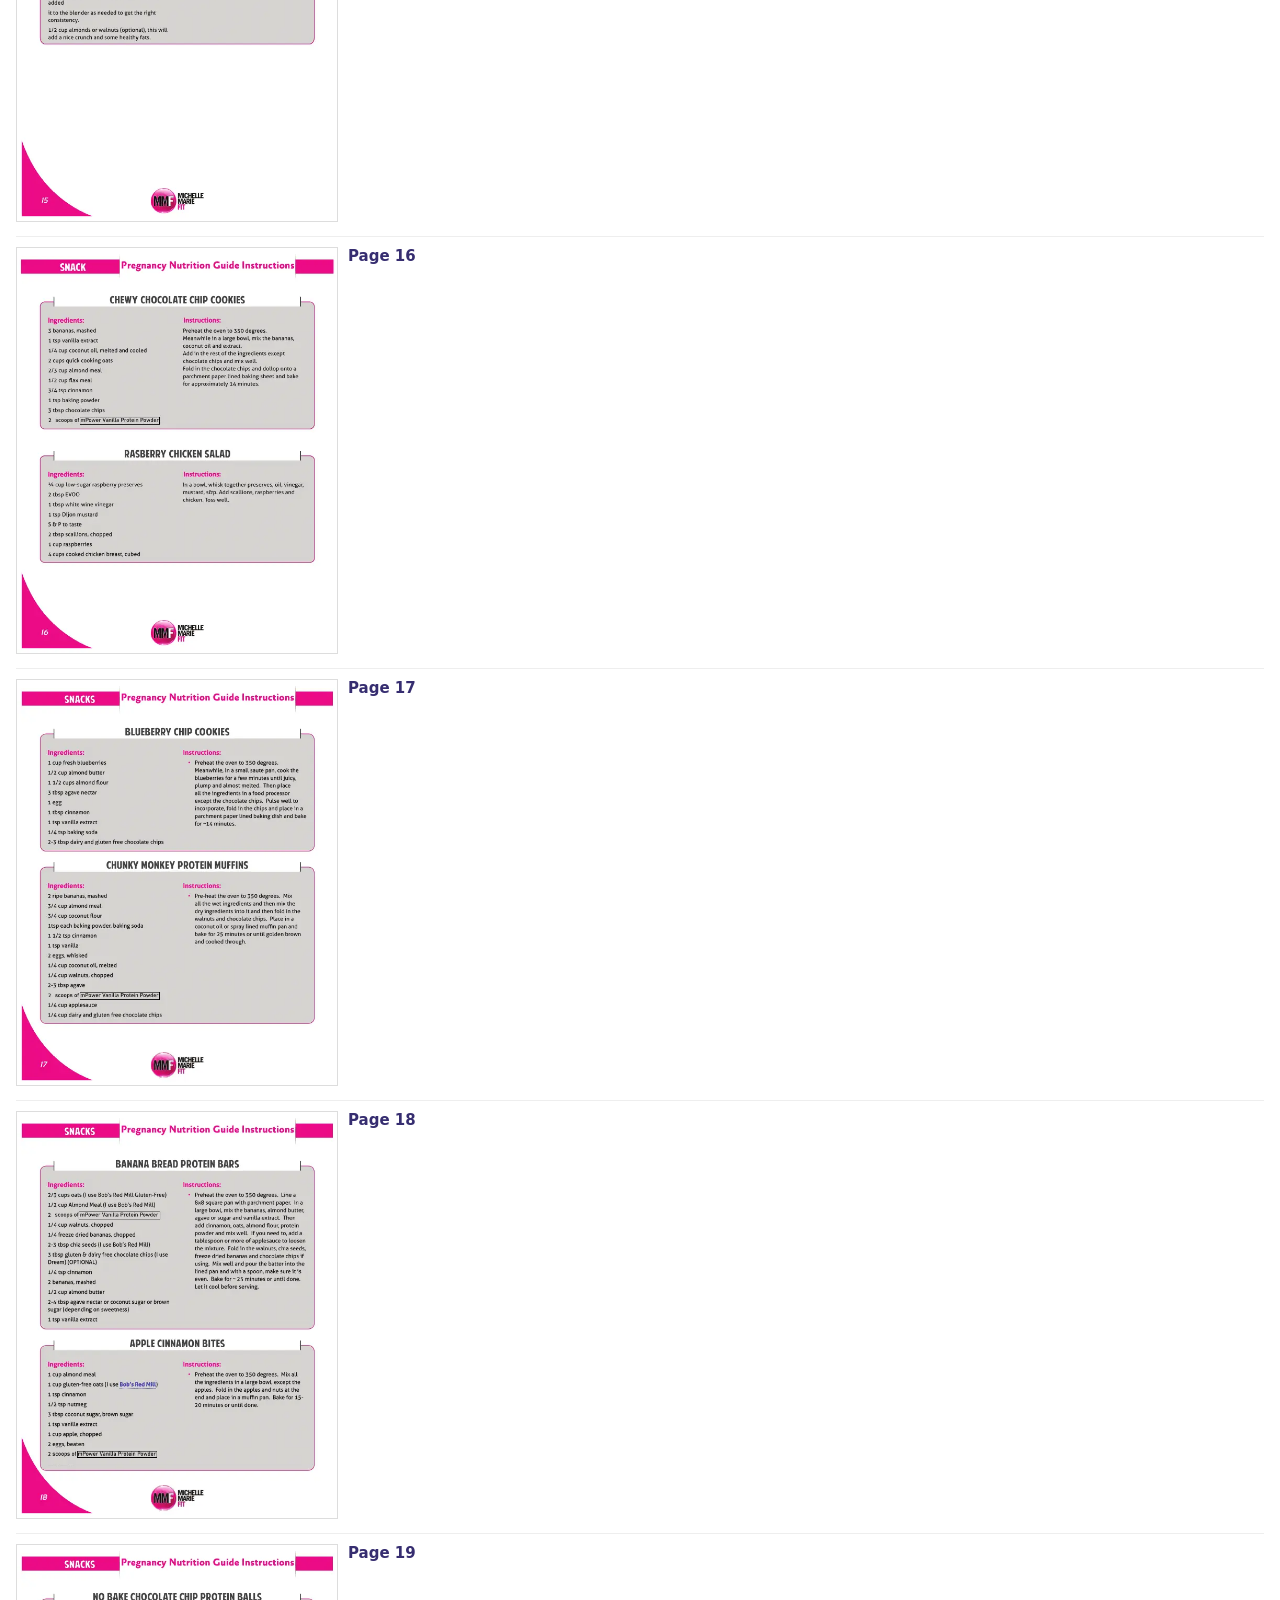
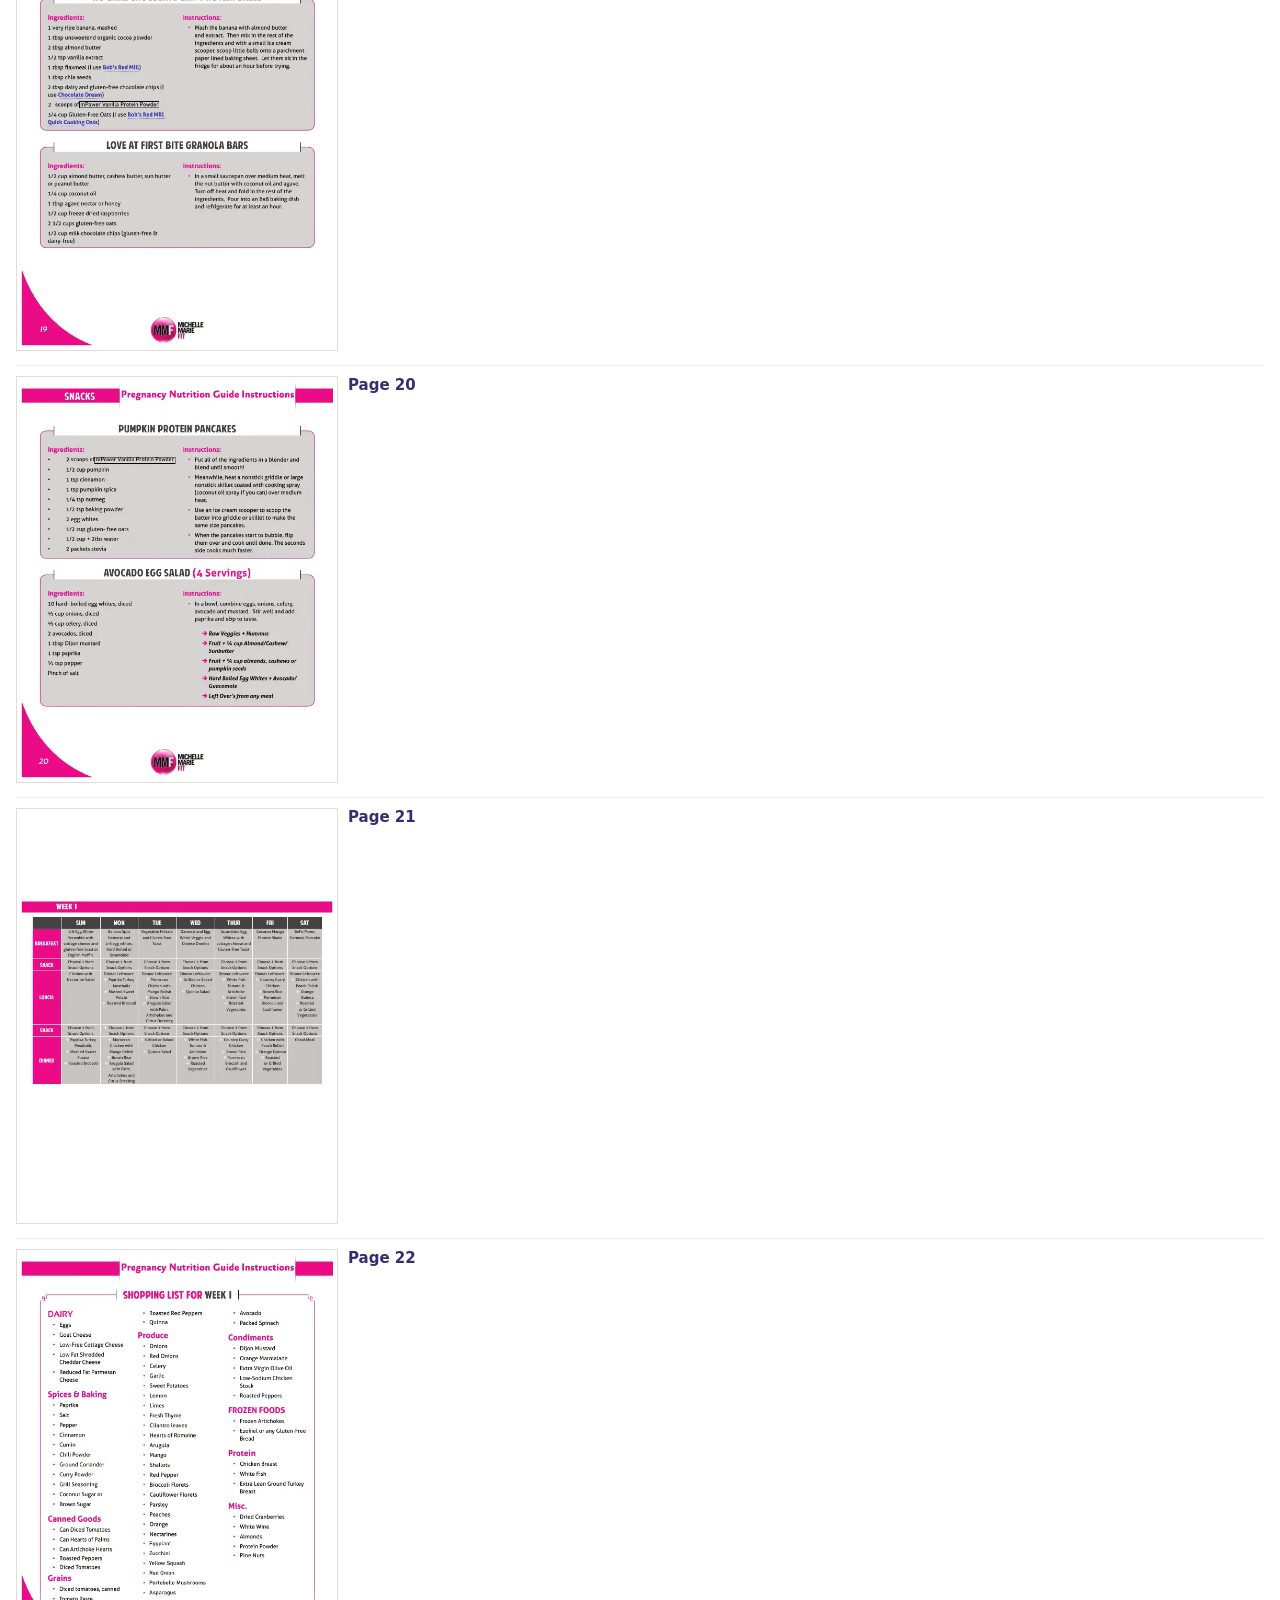
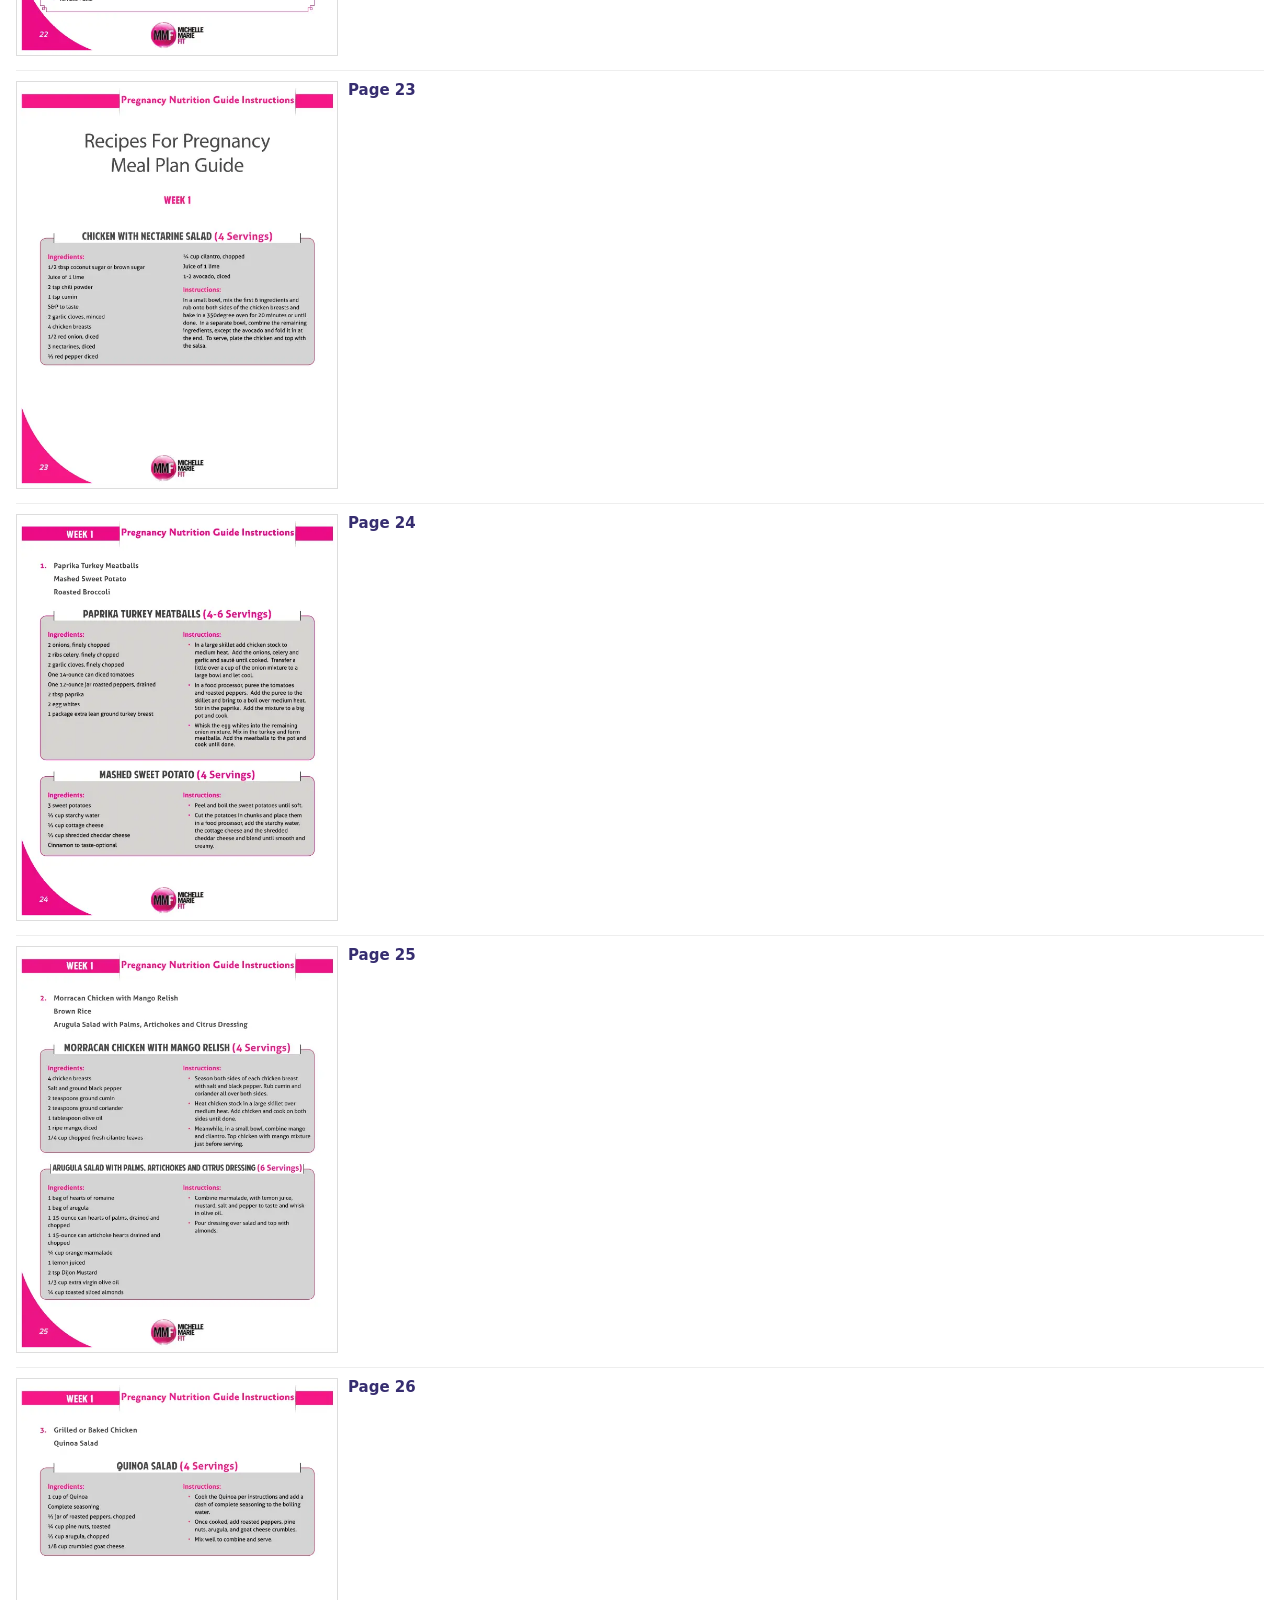
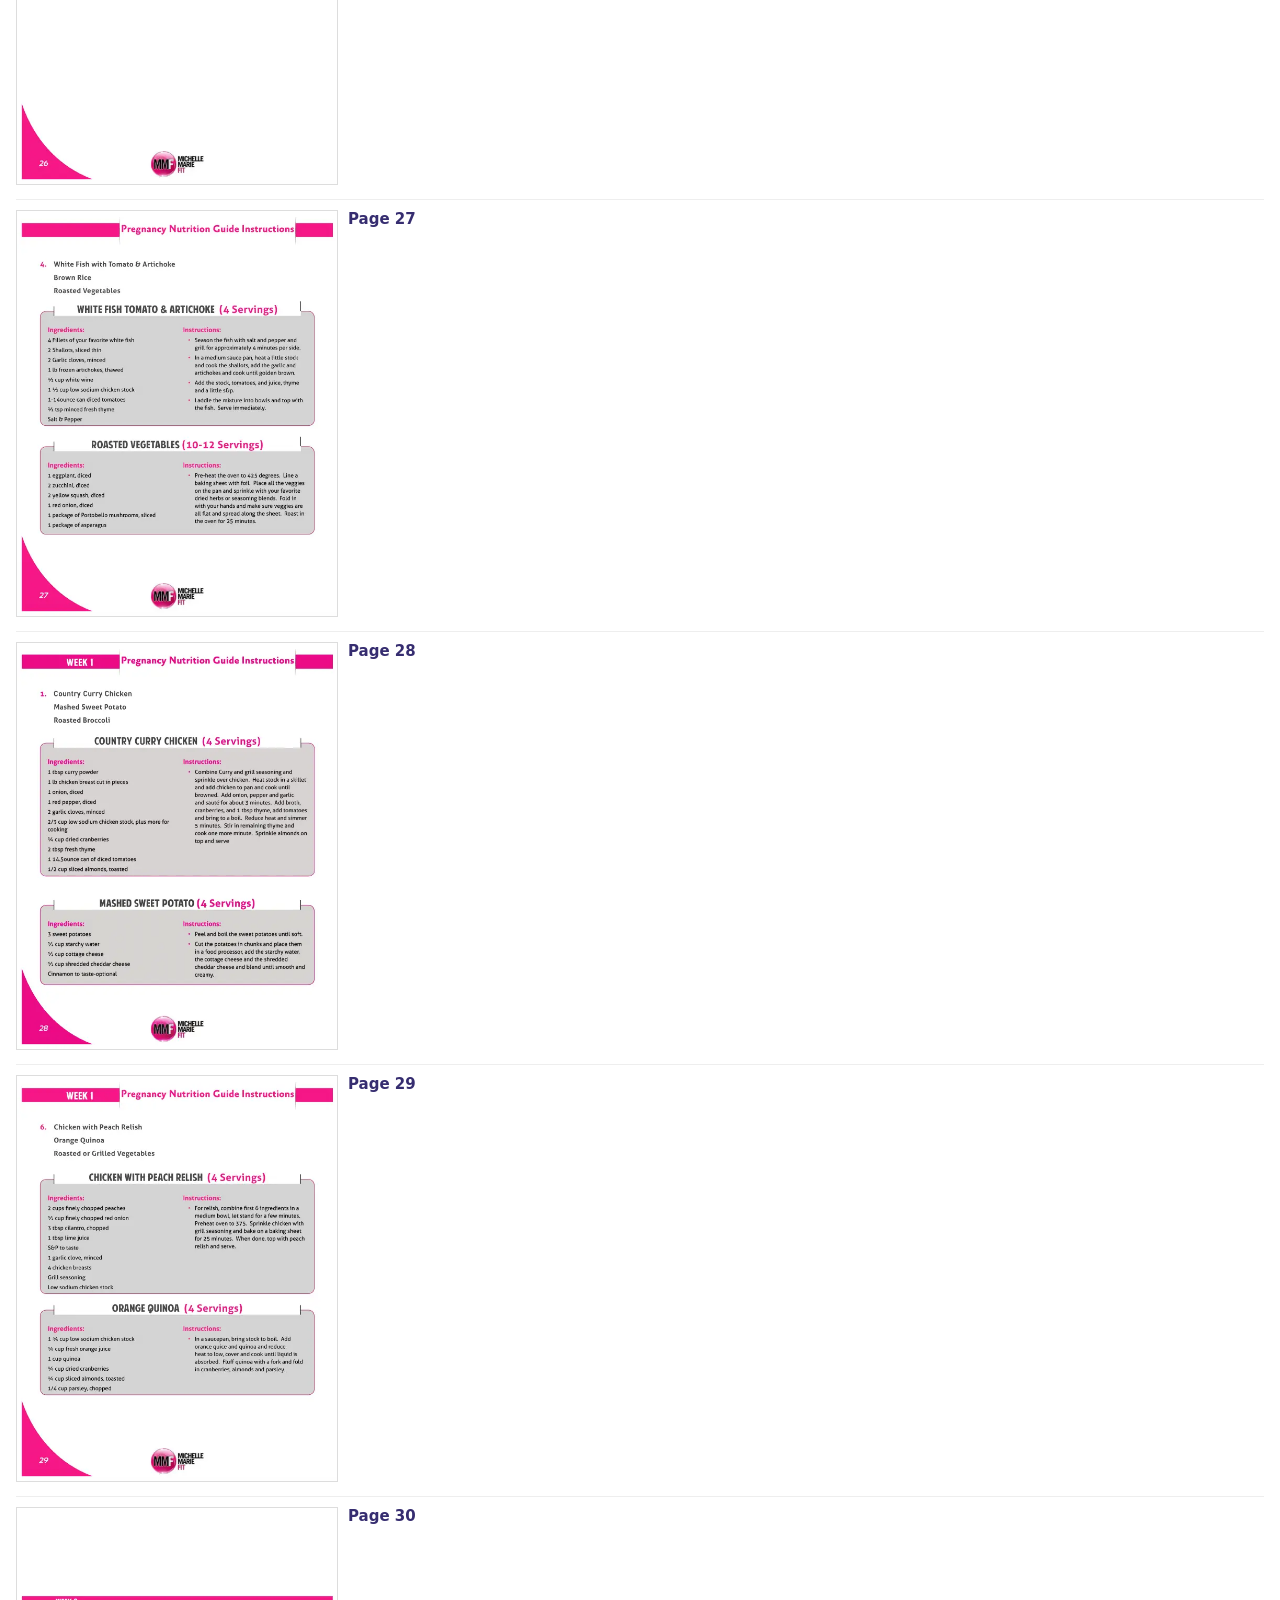
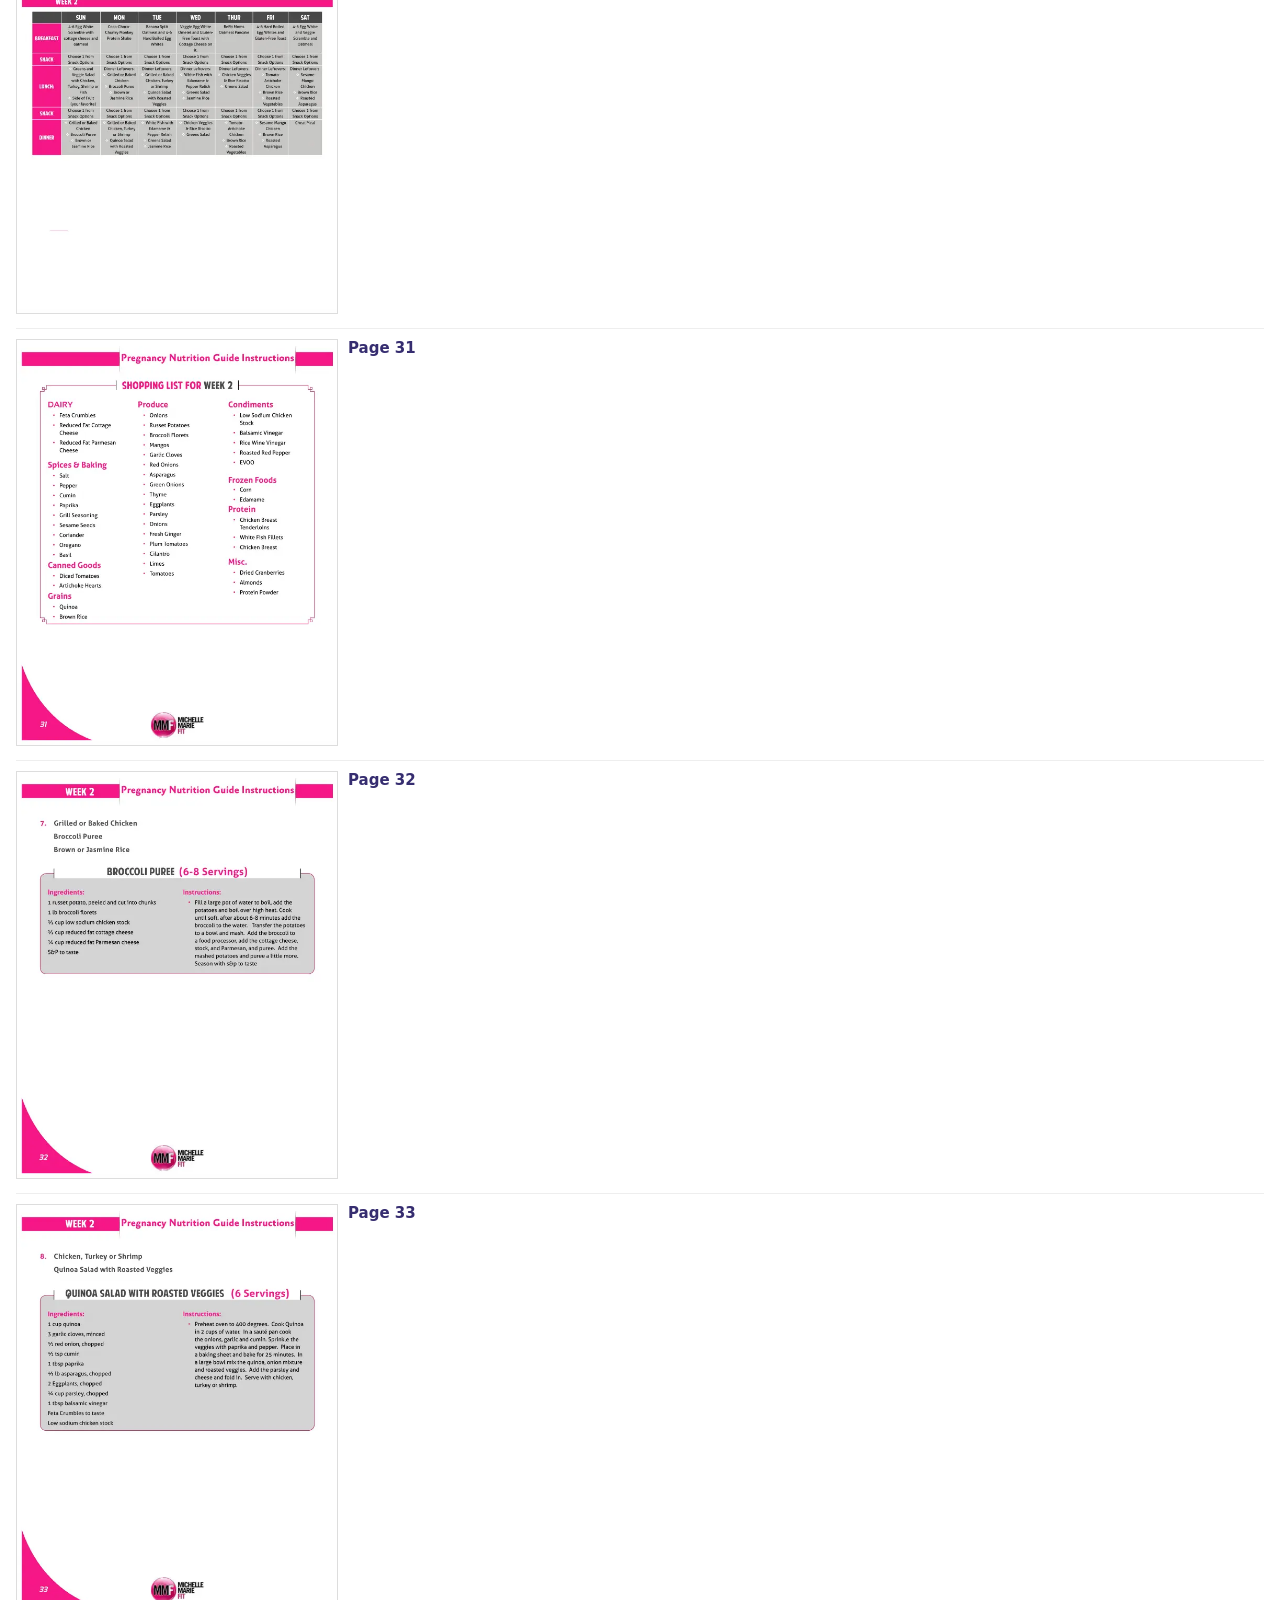
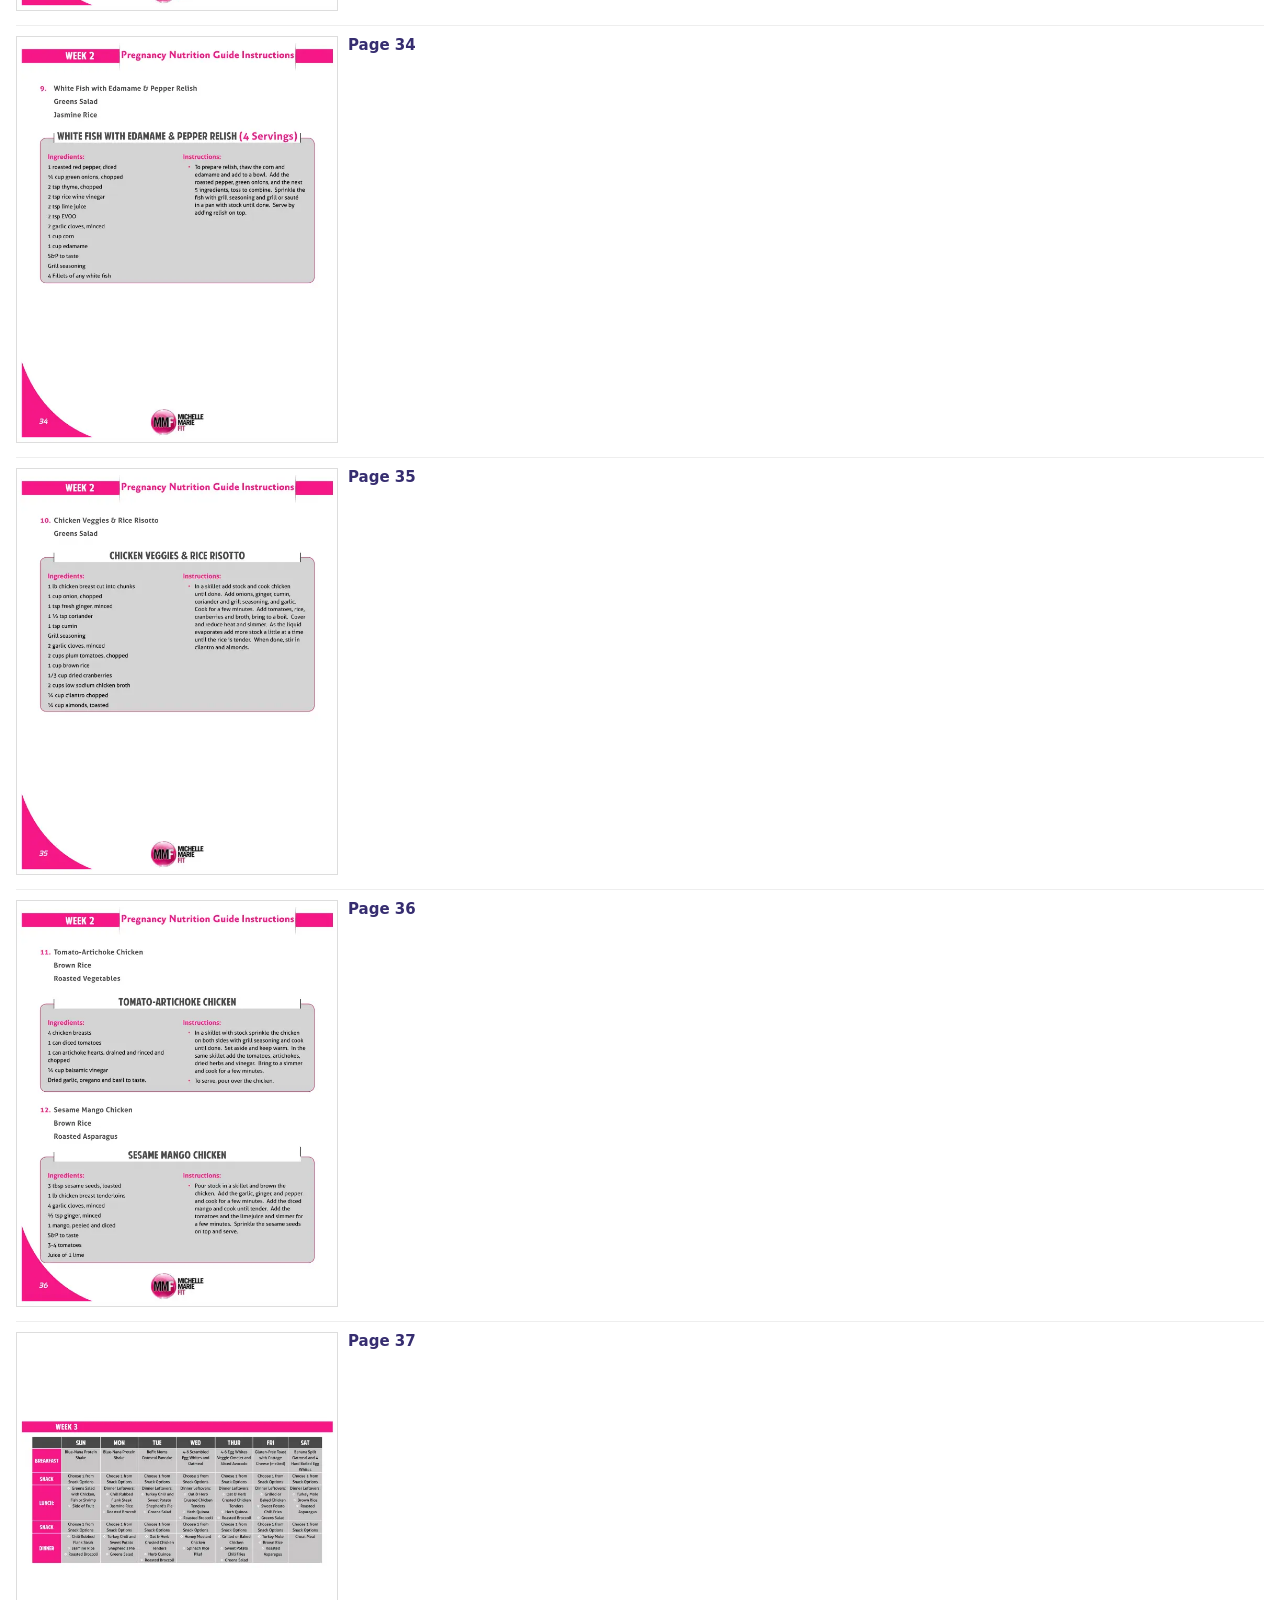
<file: tools/diet-review.html>
<!doctype html><meta charset='utf-8'><meta name='viewport' content='width=device-width,initial-scale=1'><title>Pregnancy Diet Plan · source pages</title><style>body{font:15px system-ui;margin:16px;color:#362d70}.pg{display:grid;grid-template-columns:320px 1fr;gap:12px;margin-bottom:14px;border-top:1px solid #eee;padding-top:10px}img{width:100%;border:1px solid #ddd}</style><h1>The 90 pages of the PDF</h1><p>What the app shows comes from these pages. If something in the app reads wrong, find the page here and tell me the page number.</p><div class="pg"><img src="diet-pages/p-01.webp" loading="lazy"><div class="t"><b>Page 1</b></div></div><div class="pg"><img src="diet-pages/p-02.webp" loading="lazy"><div class="t"><b>Page 2</b></div></div><div class="pg"><img src="diet-pages/p-03.webp" loading="lazy"><div class="t"><b>Page 3</b></div></div><div class="pg"><img src="diet-pages/p-04.webp" loading="lazy"><div class="t"><b>Page 4</b></div></div><div class="pg"><img src="diet-pages/p-05.webp" loading="lazy"><div class="t"><b>Page 5</b></div></div><div class="pg"><img src="diet-pages/p-06.webp" loading="lazy"><div class="t"><b>Page 6</b></div></div><div class="pg"><img src="diet-pages/p-07.webp" loading="lazy"><div class="t"><b>Page 7</b></div></div><div class="pg"><img src="diet-pages/p-08.webp" loading="lazy"><div class="t"><b>Page 8</b></div></div><div class="pg"><img src="diet-pages/p-09.webp" loading="lazy"><div class="t"><b>Page 9</b></div></div><div class="pg"><img src="diet-pages/p-10.webp" loading="lazy"><div class="t"><b>Page 10</b></div></div><div class="pg"><img src="diet-pages/p-11.webp" loading="lazy"><div class="t"><b>Page 11</b></div></div><div class="pg"><img src="diet-pages/p-12.webp" loading="lazy"><div class="t"><b>Page 12</b></div></div><div class="pg"><img src="diet-pages/p-13.webp" loading="lazy"><div class="t"><b>Page 13</b></div></div><div class="pg"><img src="diet-pages/p-14.webp" loading="lazy"><div class="t"><b>Page 14</b></div></div><div class="pg"><img src="diet-pages/p-15.webp" loading="lazy"><div class="t"><b>Page 15</b></div></div><div class="pg"><img src="diet-pages/p-16.webp" loading="lazy"><div class="t"><b>Page 16</b></div></div><div class="pg"><img src="diet-pages/p-17.webp" loading="lazy"><div class="t"><b>Page 17</b></div></div><div class="pg"><img src="diet-pages/p-18.webp" loading="lazy"><div class="t"><b>Page 18</b></div></div><div class="pg"><img src="diet-pages/p-19.webp" loading="lazy"><div class="t"><b>Page 19</b></div></div><div class="pg"><img src="diet-pages/p-20.webp" loading="lazy"><div class="t"><b>Page 20</b></div></div><div class="pg"><img src="diet-pages/p-21.webp" loading="lazy"><div class="t"><b>Page 21</b></div></div><div class="pg"><img src="diet-pages/p-22.webp" loading="lazy"><div class="t"><b>Page 22</b></div></div><div class="pg"><img src="diet-pages/p-23.webp" loading="lazy"><div class="t"><b>Page 23</b></div></div><div class="pg"><img src="diet-pages/p-24.webp" loading="lazy"><div class="t"><b>Page 24</b></div></div><div class="pg"><img src="diet-pages/p-25.webp" loading="lazy"><div class="t"><b>Page 25</b></div></div><div class="pg"><img src="diet-pages/p-26.webp" loading="lazy"><div class="t"><b>Page 26</b></div></div><div class="pg"><img src="diet-pages/p-27.webp" loading="lazy"><div class="t"><b>Page 27</b></div></div><div class="pg"><img src="diet-pages/p-28.webp" loading="lazy"><div class="t"><b>Page 28</b></div></div><div class="pg"><img src="diet-pages/p-29.webp" loading="lazy"><div class="t"><b>Page 29</b></div></div><div class="pg"><img src="diet-pages/p-30.webp" loading="lazy"><div class="t"><b>Page 30</b></div></div><div class="pg"><img src="diet-pages/p-31.webp" loading="lazy"><div class="t"><b>Page 31</b></div></div><div class="pg"><img src="diet-pages/p-32.webp" loading="lazy"><div class="t"><b>Page 32</b></div></div><div class="pg"><img src="diet-pages/p-33.webp" loading="lazy"><div class="t"><b>Page 33</b></div></div><div class="pg"><img src="diet-pages/p-34.webp" loading="lazy"><div class="t"><b>Page 34</b></div></div><div class="pg"><img src="diet-pages/p-35.webp" loading="lazy"><div class="t"><b>Page 35</b></div></div><div class="pg"><img src="diet-pages/p-36.webp" loading="lazy"><div class="t"><b>Page 36</b></div></div><div class="pg"><img src="diet-pages/p-37.webp" loading="lazy"><div class="t"><b>Page 37</b></div></div><div class="pg"><img src="diet-pages/p-38.webp" loading="lazy"><div class="t"><b>Page 38</b></div></div><div class="pg"><img src="diet-pages/p-39.webp" loading="lazy"><div class="t"><b>Page 39</b></div></div><div class="pg"><img src="diet-pages/p-40.webp" loading="lazy"><div class="t"><b>Page 40</b></div></div><div class="pg"><img src="diet-pages/p-41.webp" loading="lazy"><div class="t"><b>Page 41</b></div></div><div class="pg"><img src="diet-pages/p-42.webp" loading="lazy"><div class="t"><b>Page 42</b></div></div><div class="pg"><img src="diet-pages/p-43.webp" loading="lazy"><div class="t"><b>Page 43</b></div></div><div class="pg"><img src="diet-pages/p-44.webp" loading="lazy"><div class="t"><b>Page 44</b></div></div><div class="pg"><img src="diet-pages/p-45.webp" loading="lazy"><div class="t"><b>Page 45</b></div></div><div class="pg"><img src="diet-pages/p-46.webp" loading="lazy"><div class="t"><b>Page 46</b></div></div><div class="pg"><img src="diet-pages/p-47.webp" loading="lazy"><div class="t"><b>Page 47</b></div></div><div class="pg"><img src="diet-pages/p-48.webp" loading="lazy"><div class="t"><b>Page 48</b></div></div><div class="pg"><img src="diet-pages/p-49.webp" loading="lazy"><div class="t"><b>Page 49</b></div></div><div class="pg"><img src="diet-pages/p-50.webp" loading="lazy"><div class="t"><b>Page 50</b></div></div><div class="pg"><img src="diet-pages/p-51.webp" loading="lazy"><div class="t"><b>Page 51</b></div></div><div class="pg"><img src="diet-pages/p-52.webp" loading="lazy"><div class="t"><b>Page 52</b></div></div><div class="pg"><img src="diet-pages/p-53.webp" loading="lazy"><div class="t"><b>Page 53</b></div></div><div class="pg"><img src="diet-pages/p-54.webp" loading="lazy"><div class="t"><b>Page 54</b></div></div><div class="pg"><img src="diet-pages/p-55.webp" loading="lazy"><div class="t"><b>Page 55</b></div></div><div class="pg"><img src="diet-pages/p-56.webp" loading="lazy"><div class="t"><b>Page 56</b></div></div><div class="pg"><img src="diet-pages/p-57.webp" loading="lazy"><div class="t"><b>Page 57</b></div></div><div class="pg"><img src="diet-pages/p-58.webp" loading="lazy"><div class="t"><b>Page 58</b></div></div><div class="pg"><img src="diet-pages/p-59.webp" loading="lazy"><div class="t"><b>Page 59</b></div></div><div class="pg"><img src="diet-pages/p-60.webp" loading="lazy"><div class="t"><b>Page 60</b></div></div><div class="pg"><img src="diet-pages/p-61.webp" loading="lazy"><div class="t"><b>Page 61</b></div></div><div class="pg"><img src="diet-pages/p-62.webp" loading="lazy"><div class="t"><b>Page 62</b></div></div><div class="pg"><img src="diet-pages/p-63.webp" loading="lazy"><div class="t"><b>Page 63</b></div></div><div class="pg"><img src="diet-pages/p-64.webp" loading="lazy"><div class="t"><b>Page 64</b></div></div><div class="pg"><img src="diet-pages/p-65.webp" loading="lazy"><div class="t"><b>Page 65</b></div></div><div class="pg"><img src="diet-pages/p-66.webp" loading="lazy"><div class="t"><b>Page 66</b></div></div><div class="pg"><img src="diet-pages/p-67.webp" loading="lazy"><div class="t"><b>Page 67</b></div></div><div class="pg"><img src="diet-pages/p-68.webp" loading="lazy"><div class="t"><b>Page 68</b></div></div><div class="pg"><img src="diet-pages/p-69.webp" loading="lazy"><div class="t"><b>Page 69</b></div></div><div class="pg"><img src="diet-pages/p-70.webp" loading="lazy"><div class="t"><b>Page 70</b></div></div><div class="pg"><img src="diet-pages/p-71.webp" loading="lazy"><div class="t"><b>Page 71</b></div></div><div class="pg"><img src="diet-pages/p-72.webp" loading="lazy"><div class="t"><b>Page 72</b></div></div><div class="pg"><img src="diet-pages/p-73.webp" loading="lazy"><div class="t"><b>Page 73</b></div></div><div class="pg"><img src="diet-pages/p-74.webp" loading="lazy"><div class="t"><b>Page 74</b></div></div><div class="pg"><img src="diet-pages/p-75.webp" loading="lazy"><div class="t"><b>Page 75</b></div></div><div class="pg"><img src="diet-pages/p-76.webp" loading="lazy"><div class="t"><b>Page 76</b></div></div><div class="pg"><img src="diet-pages/p-77.webp" loading="lazy"><div class="t"><b>Page 77</b></div></div><div class="pg"><img src="diet-pages/p-78.webp" loading="lazy"><div class="t"><b>Page 78</b></div></div><div class="pg"><img src="diet-pages/p-79.webp" loading="lazy"><div class="t"><b>Page 79</b></div></div><div class="pg"><img src="diet-pages/p-80.webp" loading="lazy"><div class="t"><b>Page 80</b></div></div><div class="pg"><img src="diet-pages/p-81.webp" loading="lazy"><div class="t"><b>Page 81</b></div></div><div class="pg"><img src="diet-pages/p-82.webp" loading="lazy"><div class="t"><b>Page 82</b></div></div><div class="pg"><img src="diet-pages/p-83.webp" loading="lazy"><div class="t"><b>Page 83</b></div></div><div class="pg"><img src="diet-pages/p-84.webp" loading="lazy"><div class="t"><b>Page 84</b></div></div><div class="pg"><img src="diet-pages/p-85.webp" loading="lazy"><div class="t"><b>Page 85</b></div></div><div class="pg"><img src="diet-pages/p-86.webp" loading="lazy"><div class="t"><b>Page 86</b></div></div><div class="pg"><img src="diet-pages/p-87.webp" loading="lazy"><div class="t"><b>Page 87</b></div></div><div class="pg"><img src="diet-pages/p-88.webp" loading="lazy"><div class="t"><b>Page 88</b></div></div><div class="pg"><img src="diet-pages/p-89.webp" loading="lazy"><div class="t"><b>Page 89</b></div></div><div class="pg"><img src="diet-pages/p-90.webp" loading="lazy"><div class="t"><b>Page 90</b></div></div>
</file>
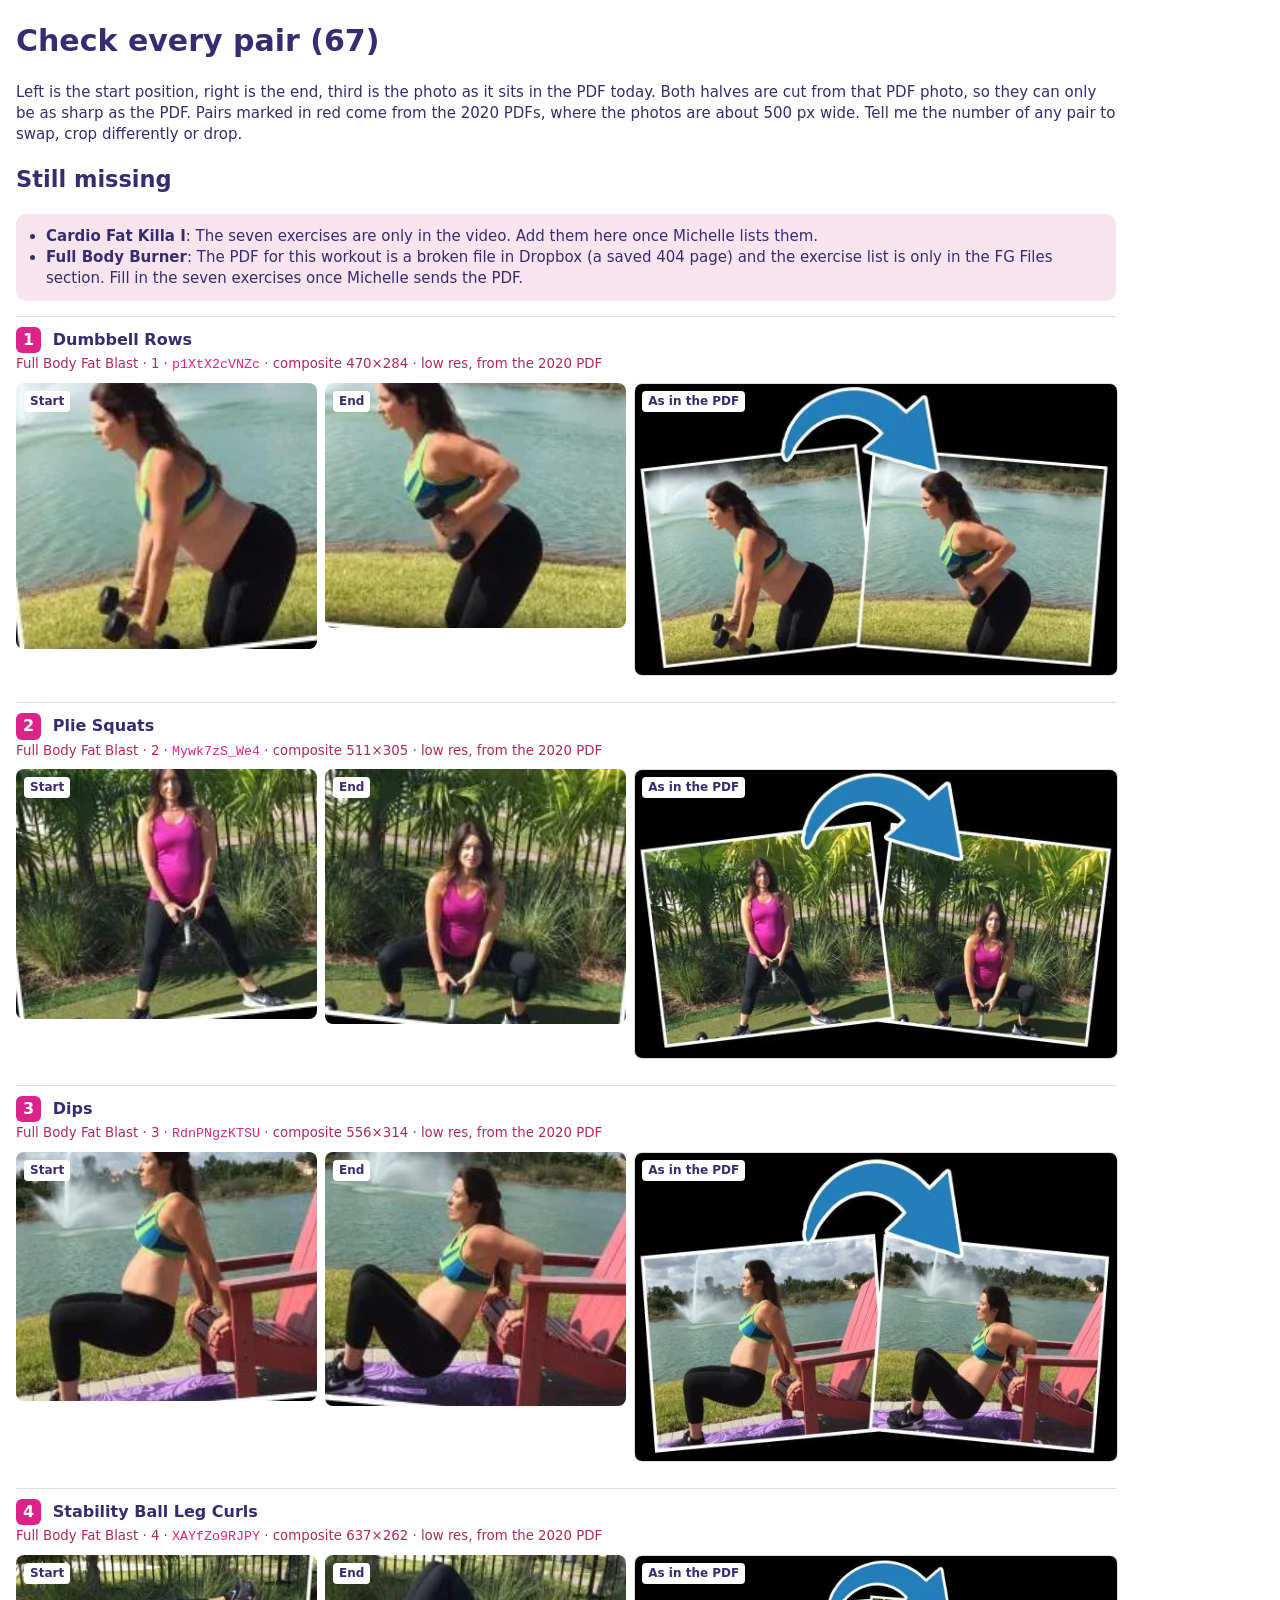
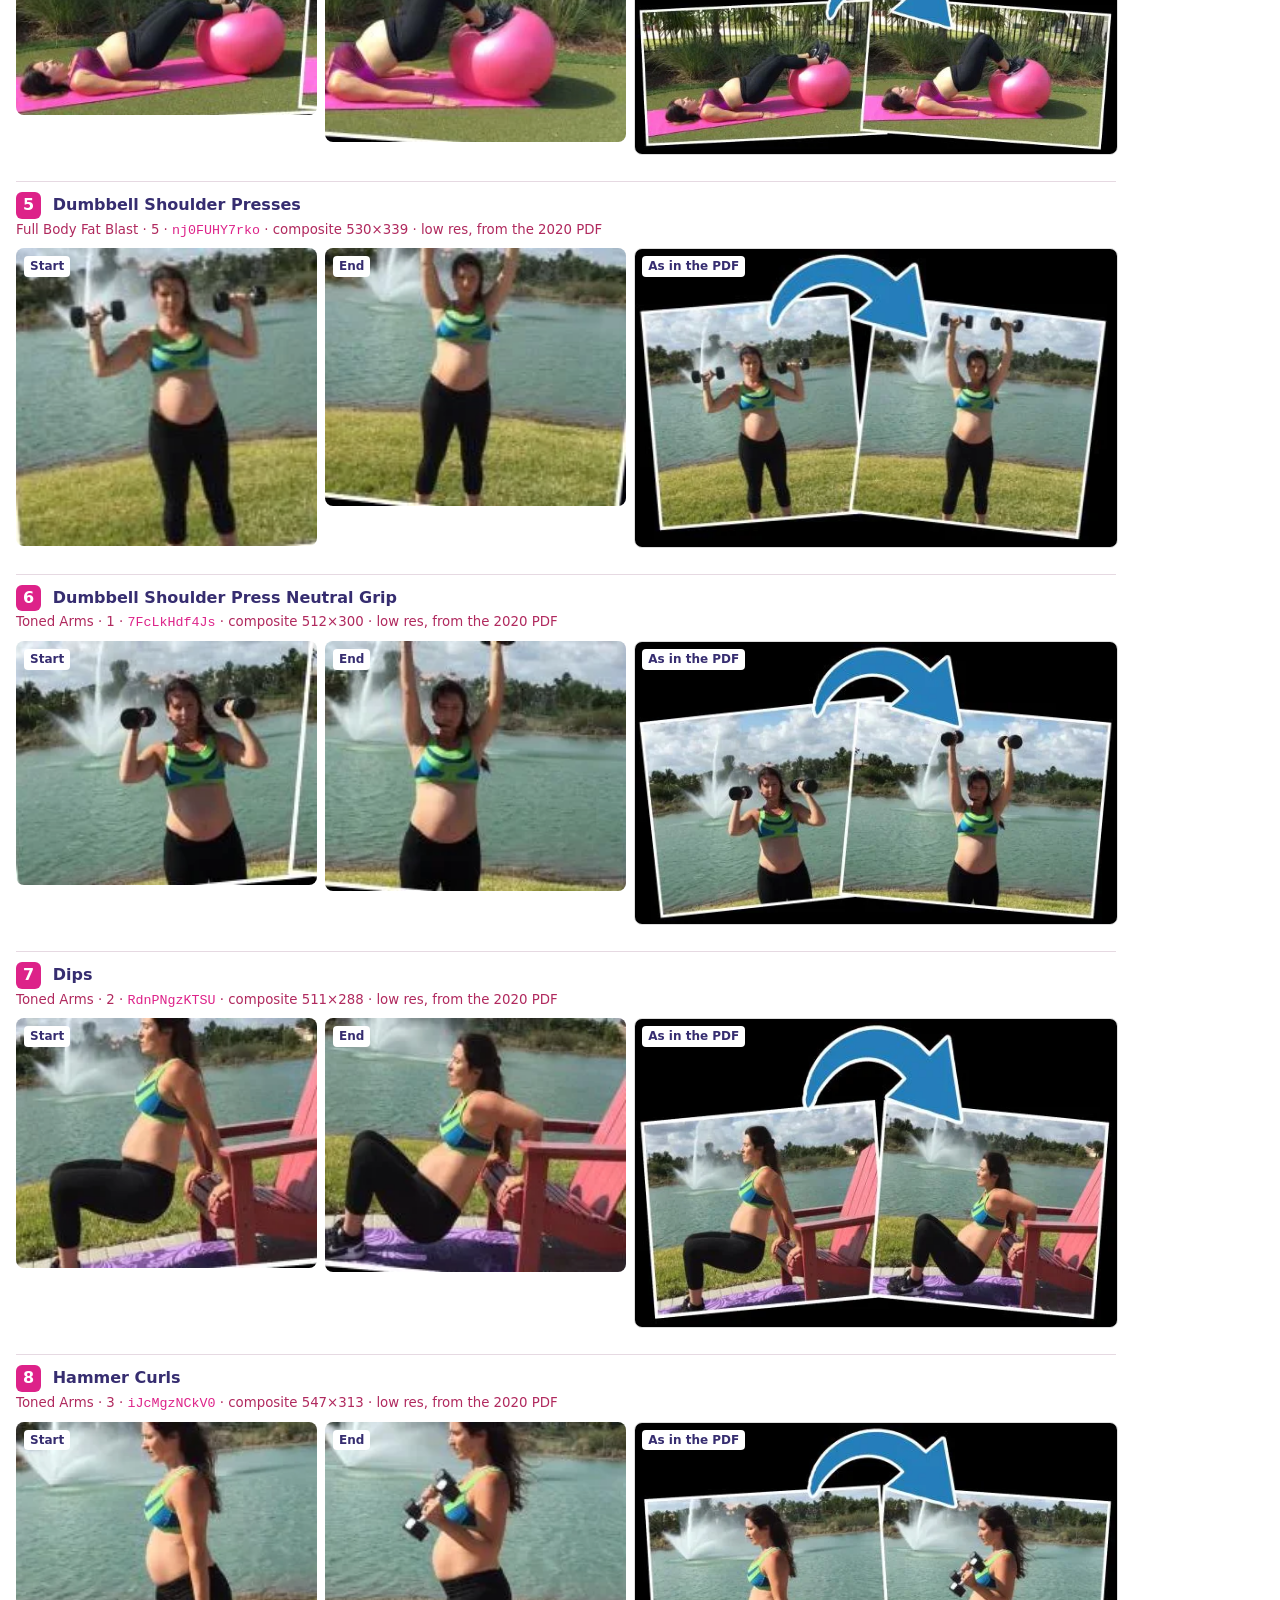
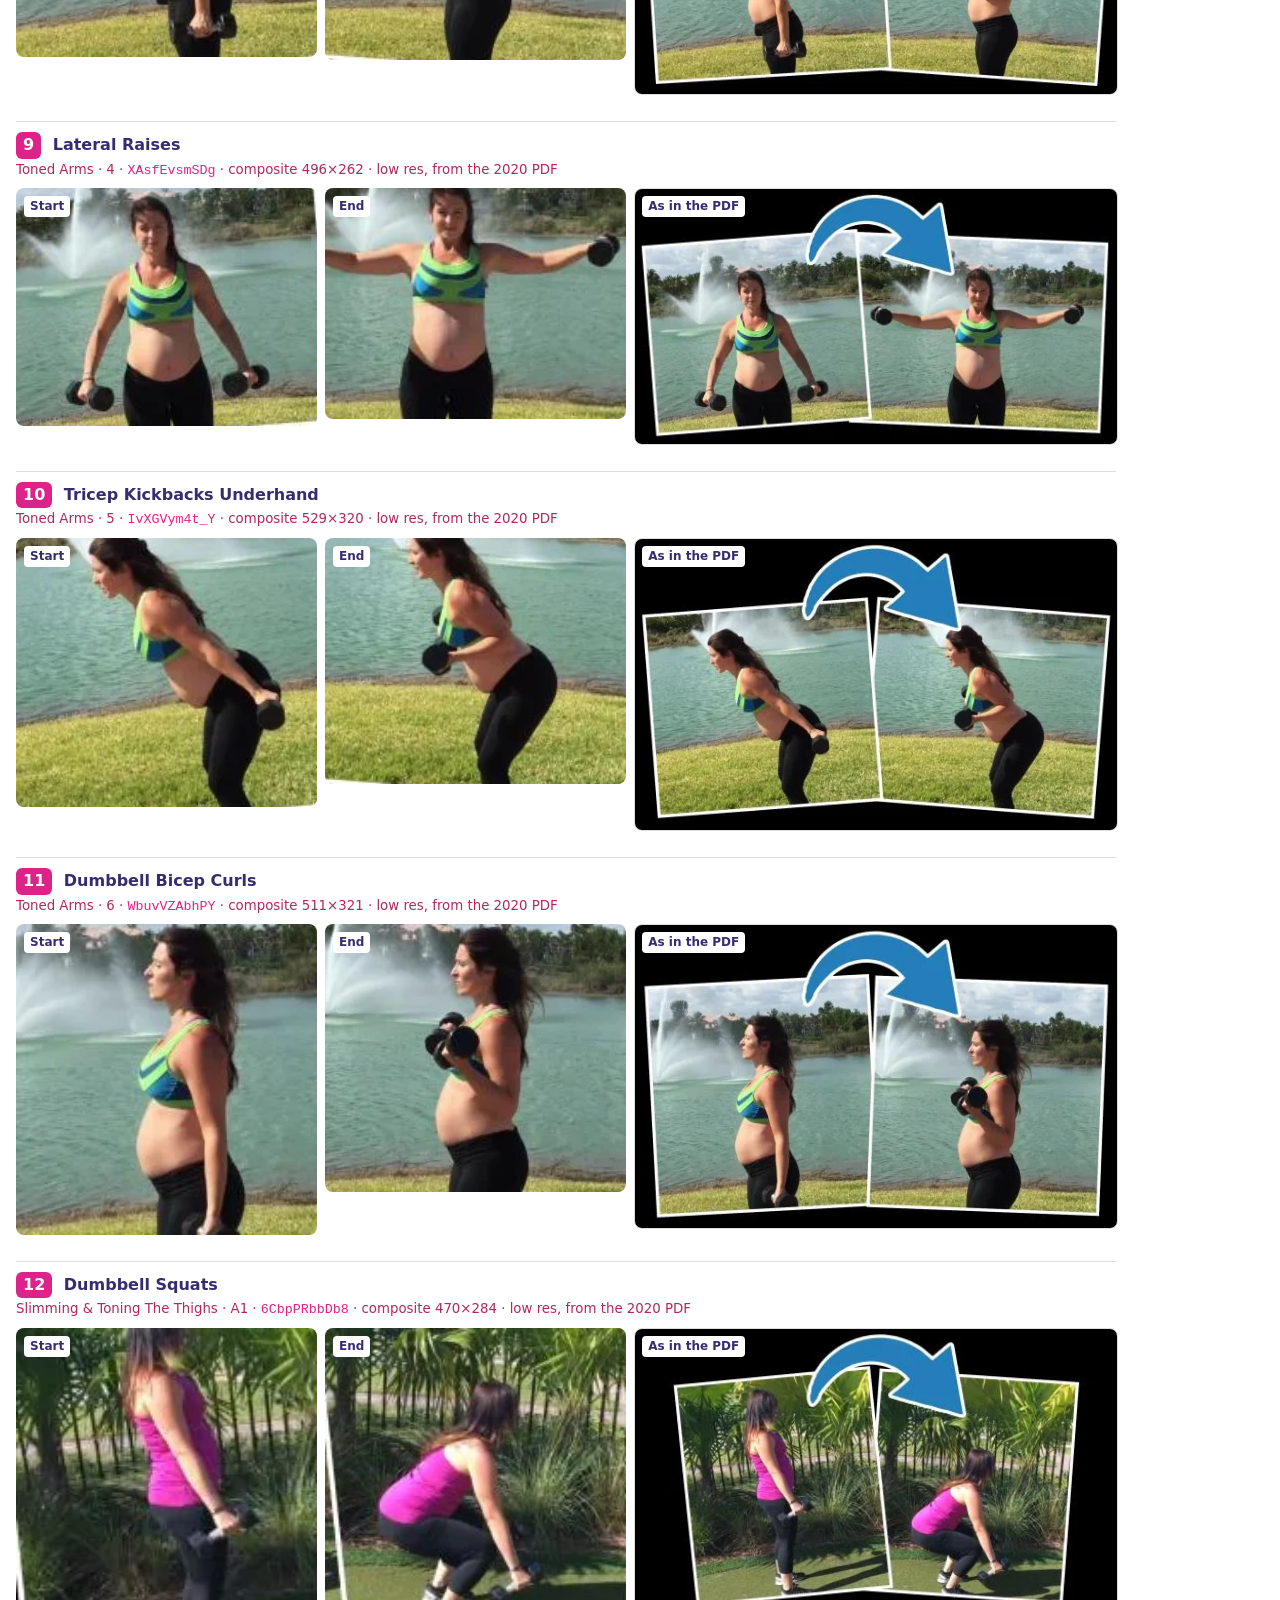
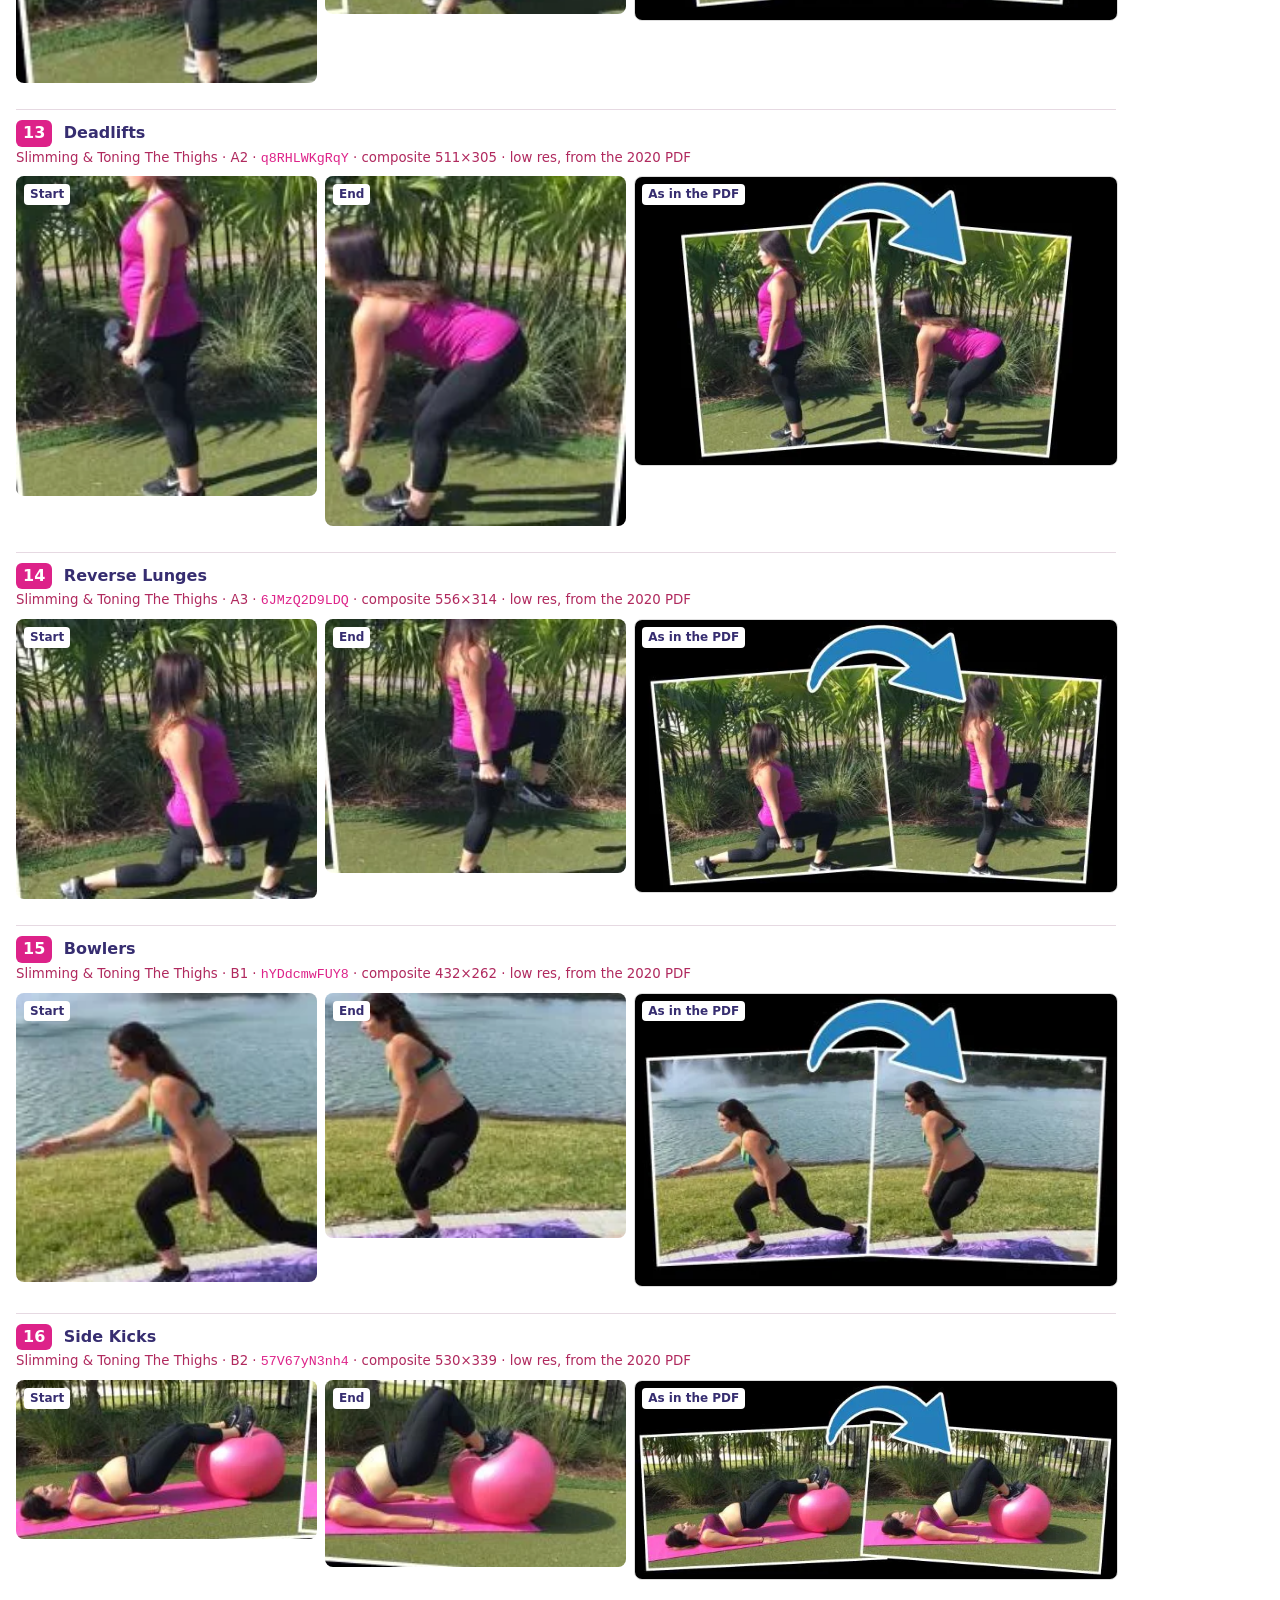
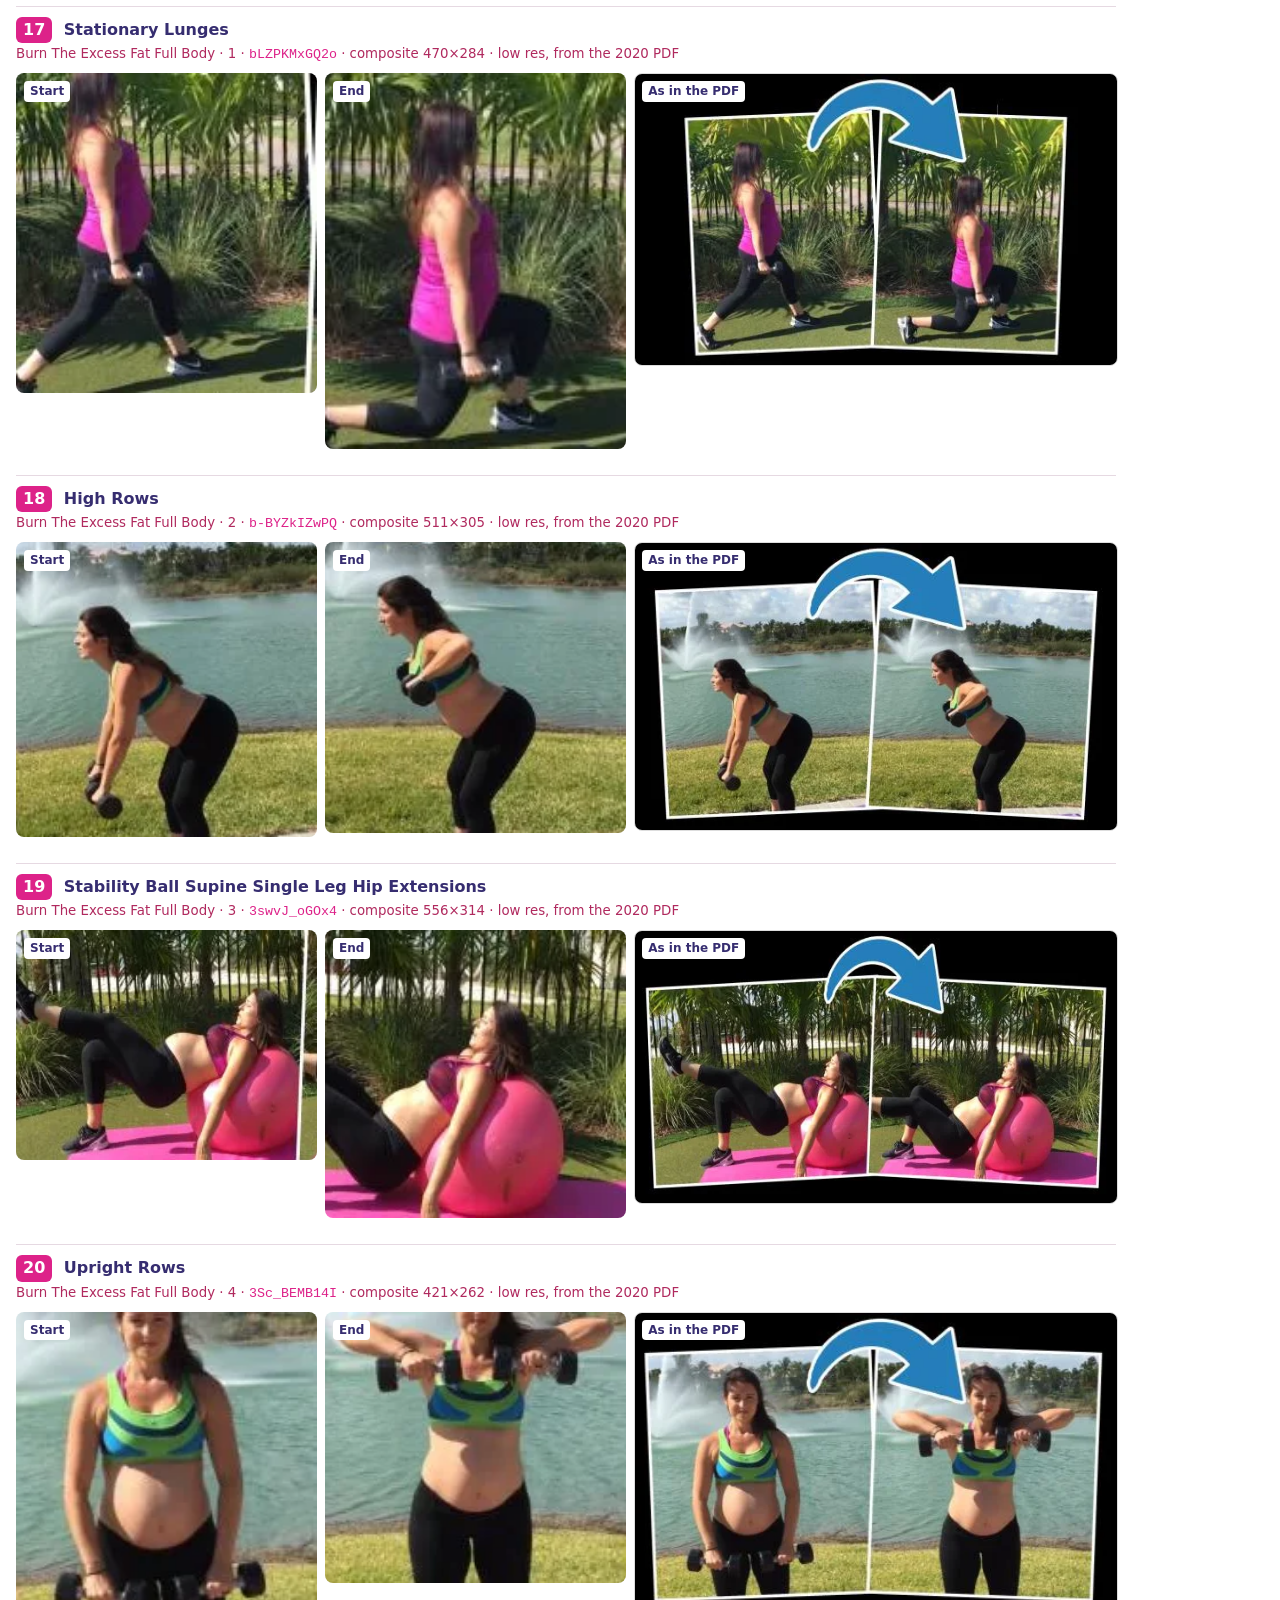
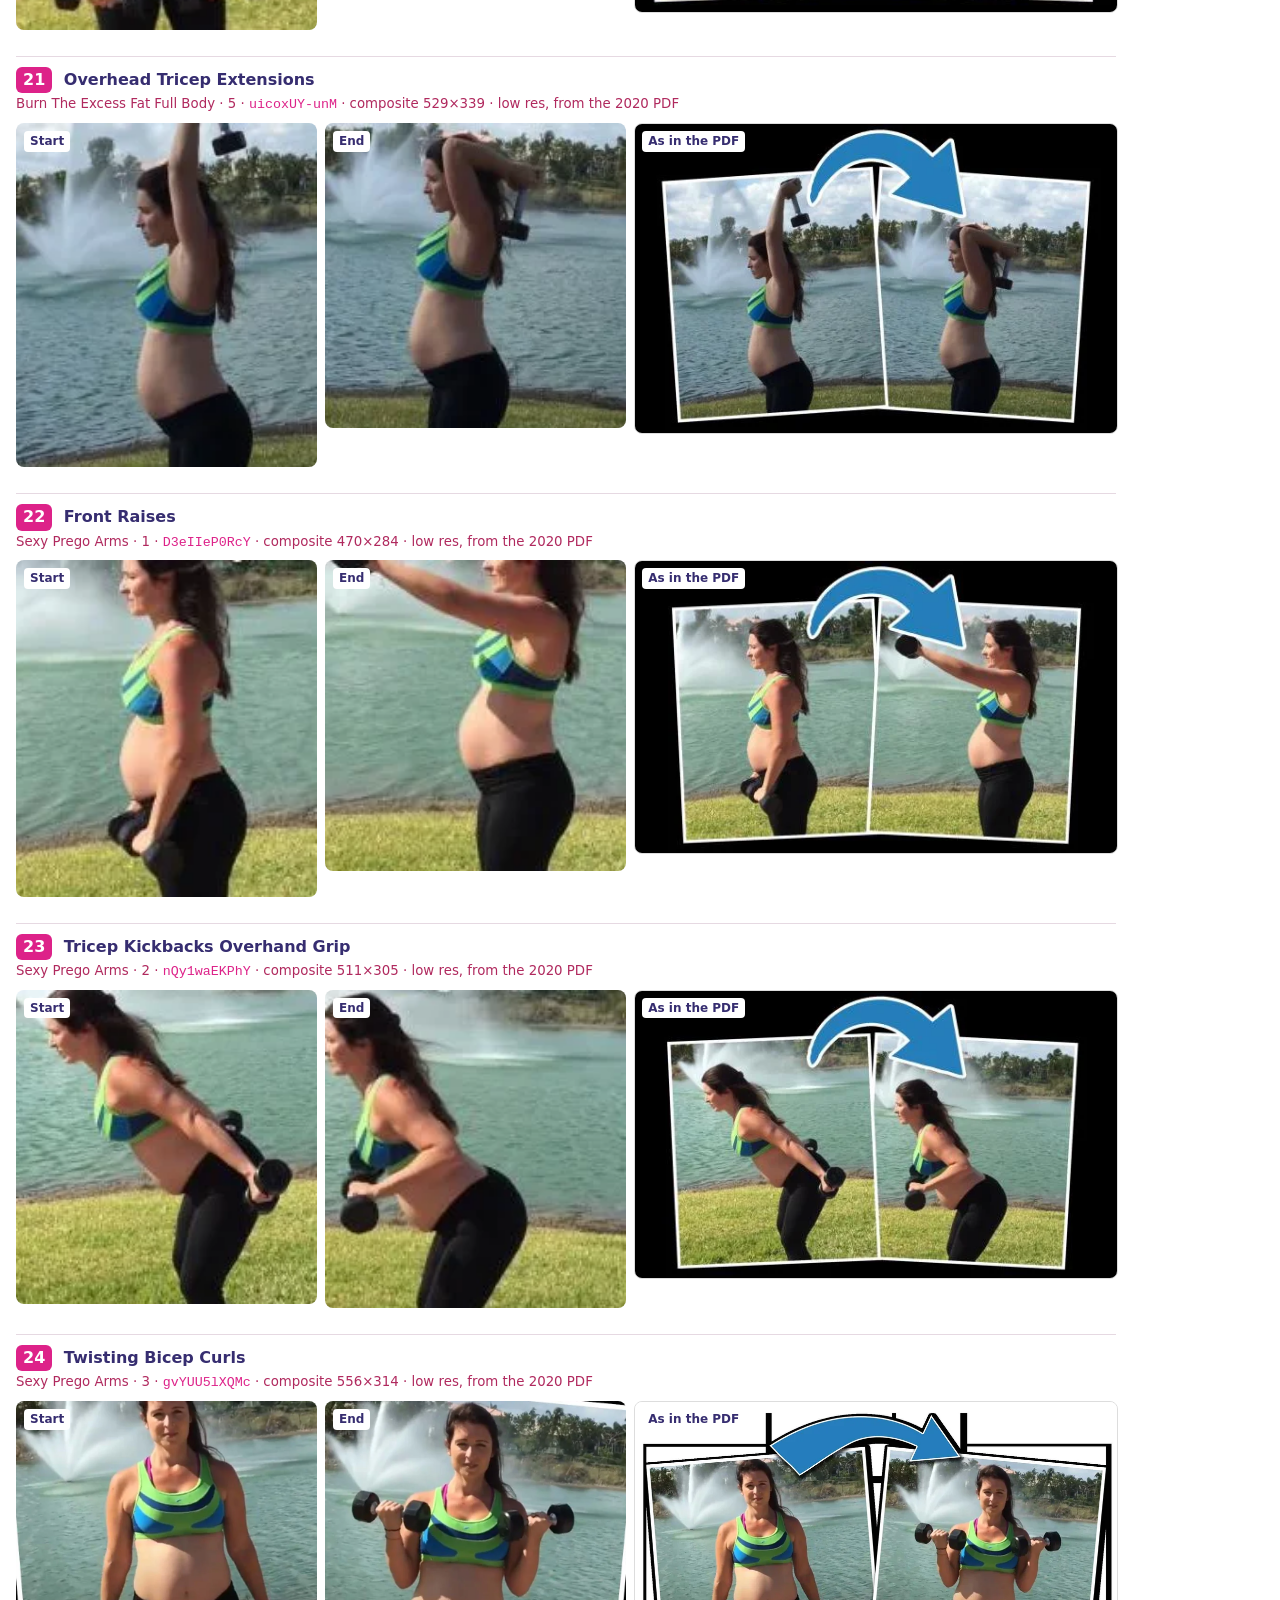
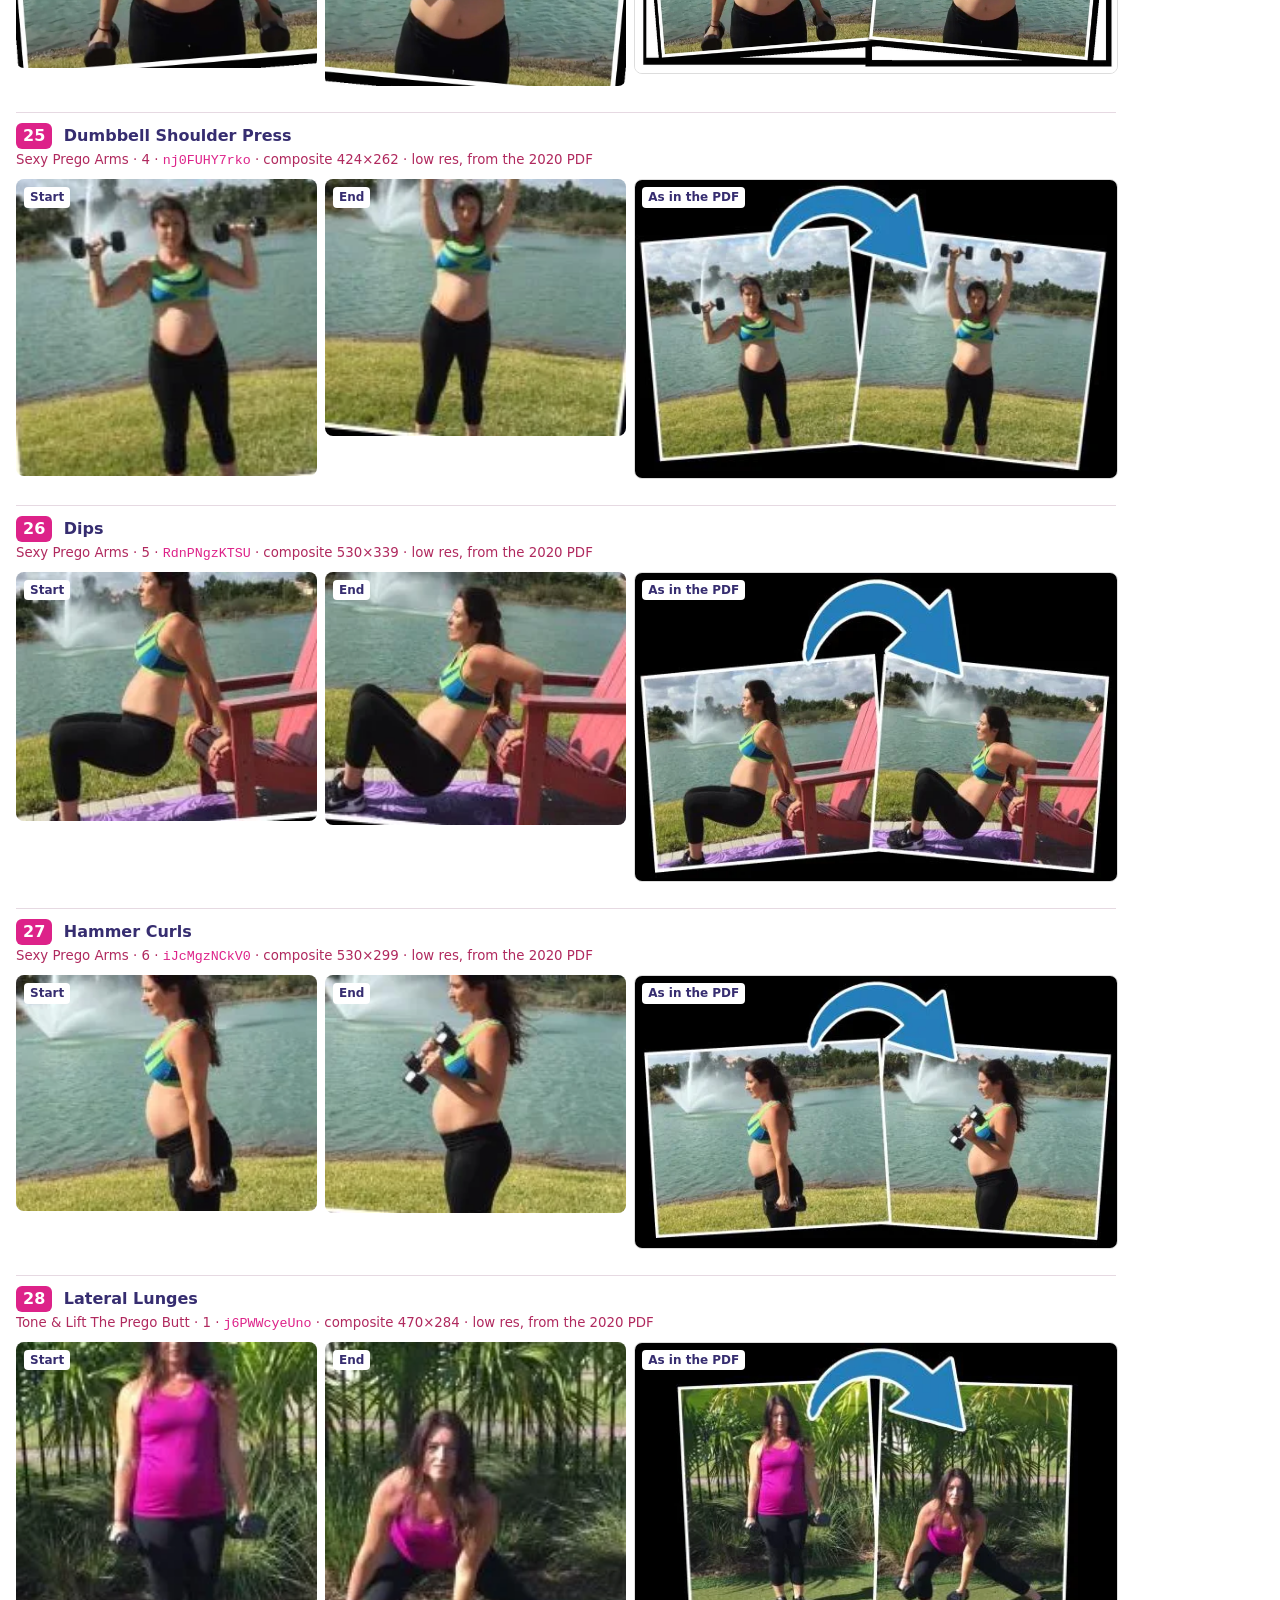
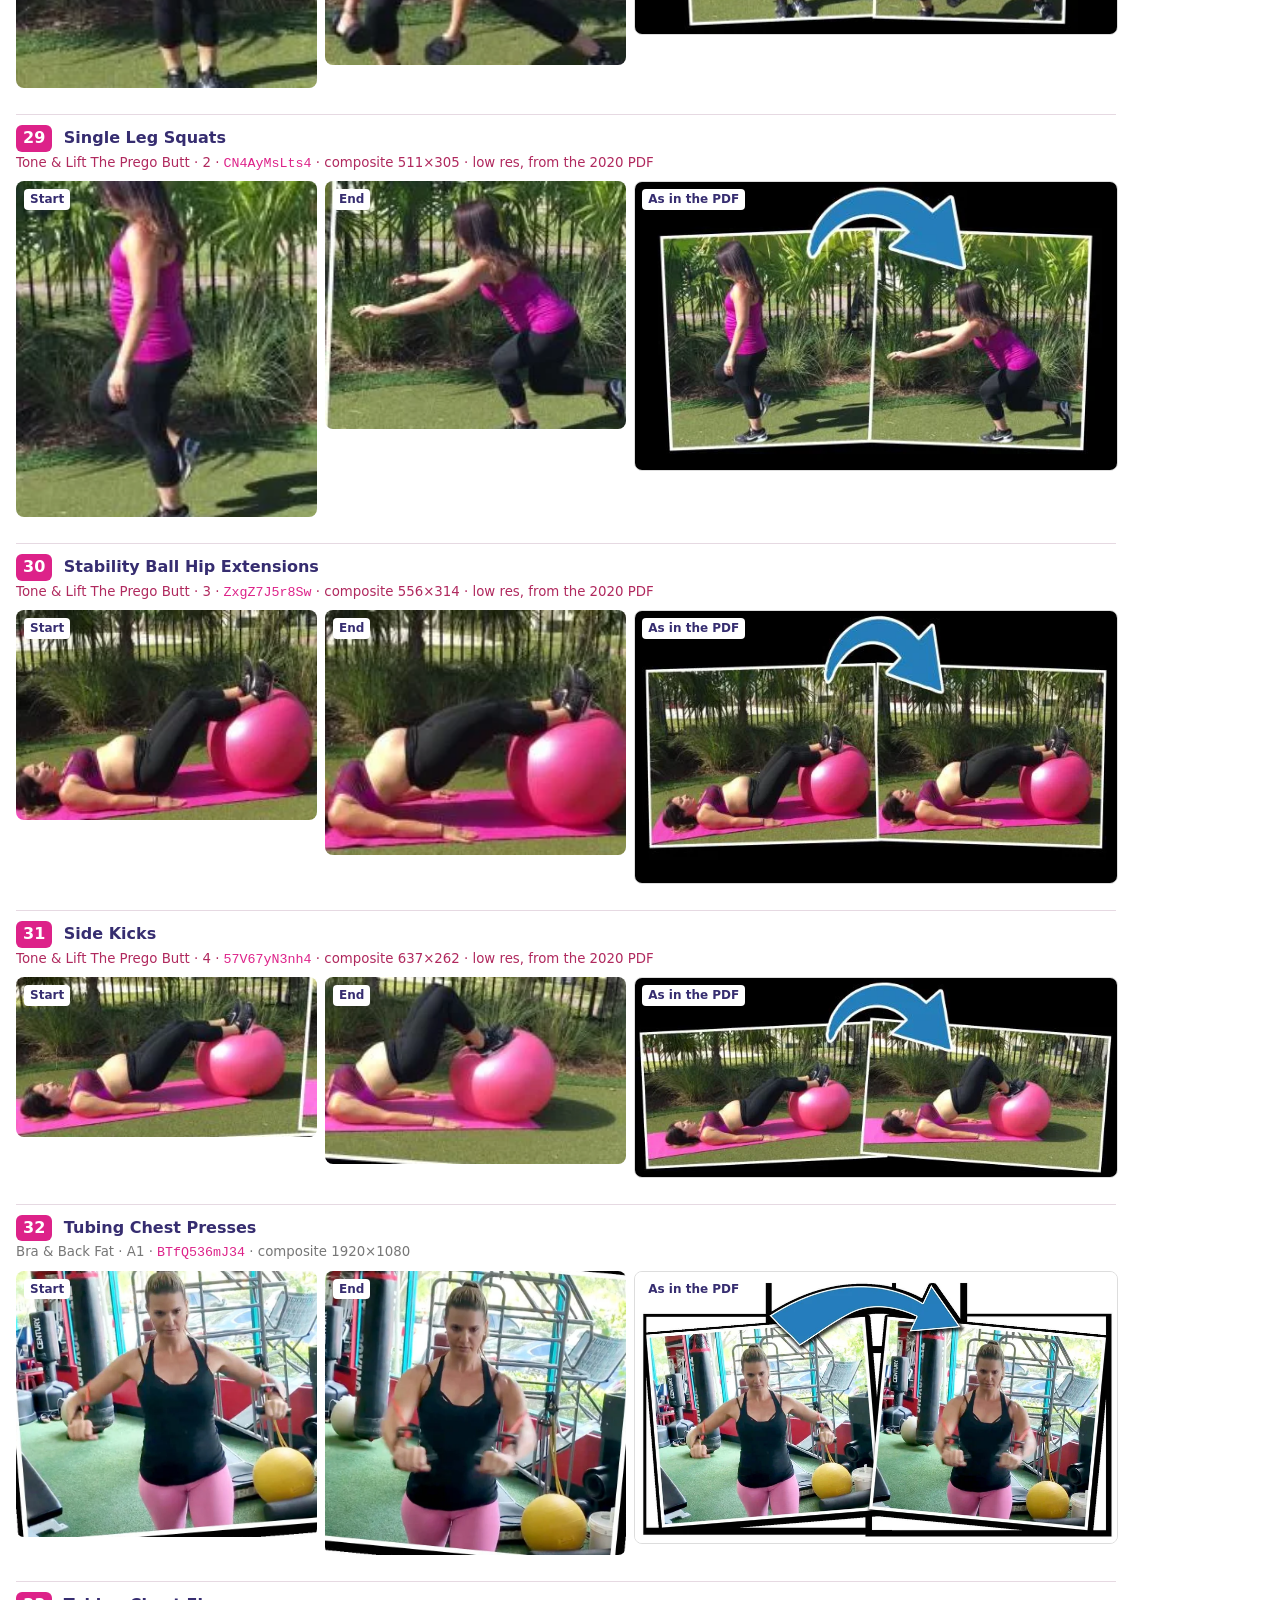
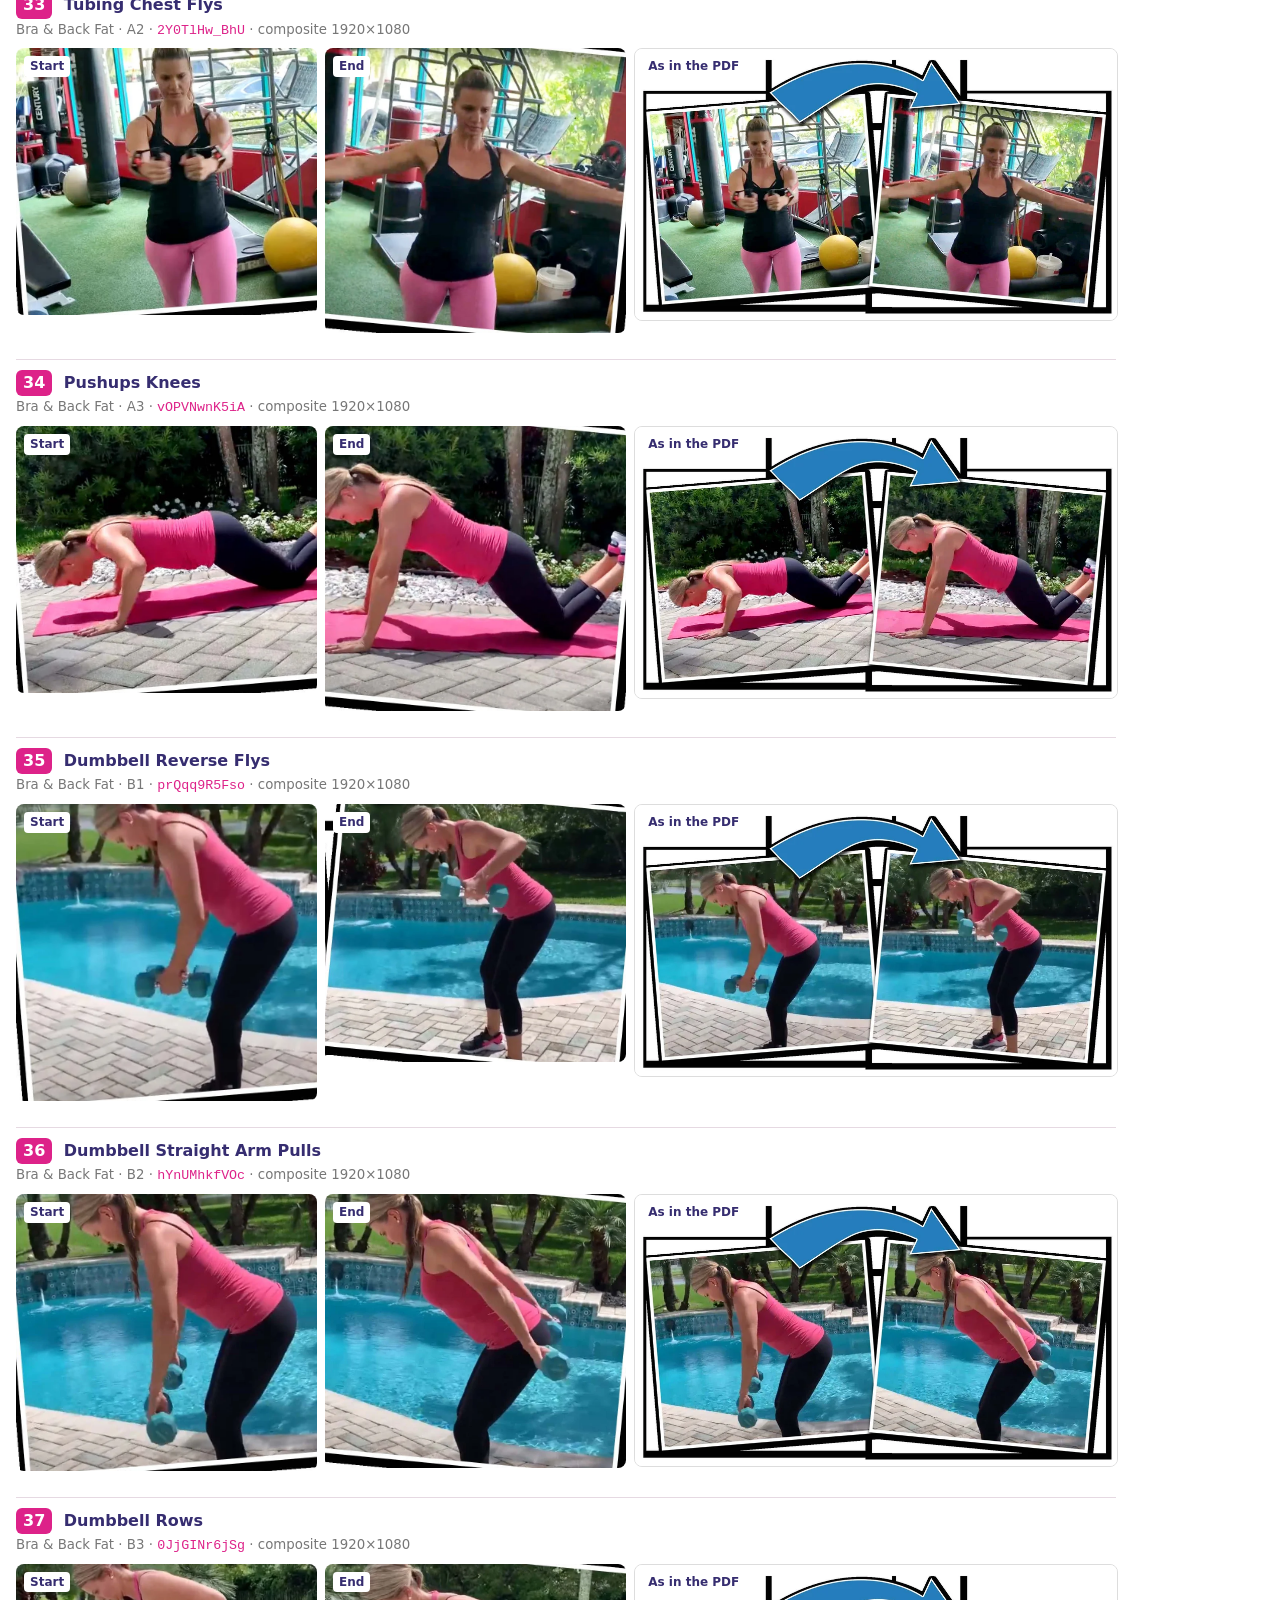
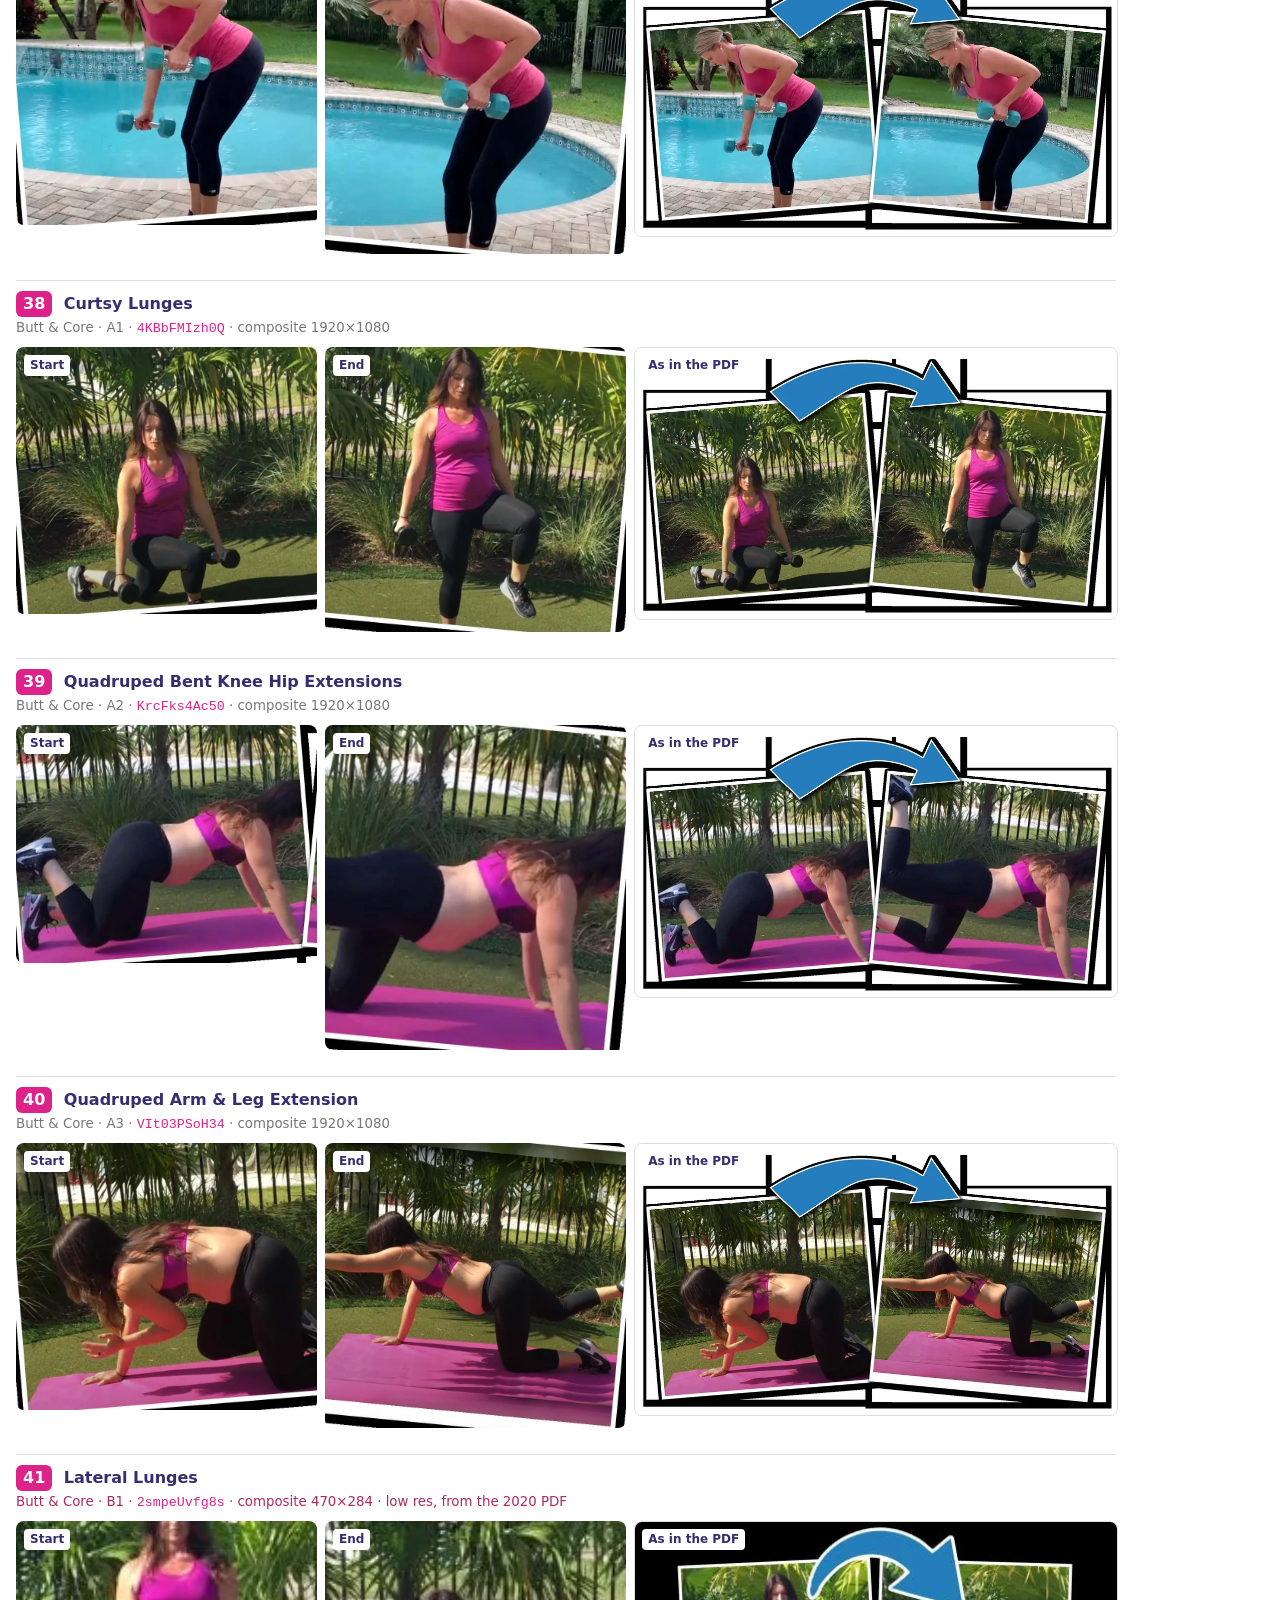
<file: tools/review.html>
<!doctype html><meta charset='utf-8'><meta name='viewport' content='width=device-width,initial-scale=1'><title>21 Day Challenge · exercise photos to approve</title><style>body{font:15px/1.4 system-ui;margin:16px;max-width:1100px;color:#362d70}.r{margin-bottom:26px;border-top:1px solid #e6d9e2;padding-top:10px}.pics{display:grid;grid-template-columns:1fr 1fr 1.6fr;gap:8px;align-items:start}figure{margin:0;position:relative}img{width:100%;border-radius:8px;display:block}figure.c img{border:1px solid #ddd;background:#000}figcaption{position:absolute;left:8px;top:8px;background:#fff;padding:2px 6px;border-radius:4px;font-size:12px;font-weight:700}code{color:#dd2289}h3{font-size:16px;margin:0 0 8px}small{color:#777;font-weight:400;display:block;margin-top:2px}.n{display:inline-block;background:#dd2289;color:#fff;border-radius:6px;padding:2px 7px;margin-right:6px}.small h3 small{color:#b0295e}ul{background:#f8e4ed;padding:12px 12px 12px 30px;border-radius:10px}@media(max-width:700px){.pics{grid-template-columns:1fr 1fr}figure.c{grid-column:1/-1}}</style><h1>Check every pair (67)</h1><p>Left is the start position, right is the end, third is the photo as it sits in the PDF today. Both halves are cut from that PDF photo, so they can only be as sharp as the PDF. Pairs marked in red come from the 2020 PDFs, where the photos are about 500 px wide. Tell me the number of any pair to swap, crop differently or drop.</p><h2>Still missing</h2><ul><li><b>Cardio Fat Killa I</b>: The seven exercises are only in the video. Add them here once Michelle lists them.</li><li><b>Full Body Burner</b>: The PDF for this workout is a broken file in Dropbox (a saved 404 page) and the exercise list is only in the FG Files section. Fill in the seven exercises once Michelle sends the PDF.</li></ul><div class="r small" id="p1XtX2cVNZc"><h3><span class="n">1</span> Dumbbell Rows <small>Full Body Fat Blast · 1 · <code>p1XtX2cVNZc</code> · composite 470×284 · low res, from the 2020 PDF</small></h3><div class="pics"><figure><img src="../images/p1XtX2cVNZc-start.webp" loading="lazy"><figcaption>Start</figcaption></figure><figure><img src="../images/p1XtX2cVNZc-end.webp" loading="lazy"><figcaption>End</figcaption></figure><figure class="c"><img src="../images/p1XtX2cVNZc-pdf.webp" loading="lazy"><figcaption>As in the PDF</figcaption></figure></div></div><div class="r small" id="Mywk7zS_We4"><h3><span class="n">2</span> Plie Squats <small>Full Body Fat Blast · 2 · <code>Mywk7zS_We4</code> · composite 511×305 · low res, from the 2020 PDF</small></h3><div class="pics"><figure><img src="../images/Mywk7zS_We4-start.webp" loading="lazy"><figcaption>Start</figcaption></figure><figure><img src="../images/Mywk7zS_We4-end.webp" loading="lazy"><figcaption>End</figcaption></figure><figure class="c"><img src="../images/Mywk7zS_We4-pdf.webp" loading="lazy"><figcaption>As in the PDF</figcaption></figure></div></div><div class="r small" id="RdnPNgzKTSU"><h3><span class="n">3</span> Dips <small>Full Body Fat Blast · 3 · <code>RdnPNgzKTSU</code> · composite 556×314 · low res, from the 2020 PDF</small></h3><div class="pics"><figure><img src="../images/RdnPNgzKTSU-start.webp" loading="lazy"><figcaption>Start</figcaption></figure><figure><img src="../images/RdnPNgzKTSU-end.webp" loading="lazy"><figcaption>End</figcaption></figure><figure class="c"><img src="../images/RdnPNgzKTSU-pdf.webp" loading="lazy"><figcaption>As in the PDF</figcaption></figure></div></div><div class="r small" id="XAYfZo9RJPY"><h3><span class="n">4</span> Stability Ball Leg Curls <small>Full Body Fat Blast · 4 · <code>XAYfZo9RJPY</code> · composite 637×262 · low res, from the 2020 PDF</small></h3><div class="pics"><figure><img src="../images/XAYfZo9RJPY-start.webp" loading="lazy"><figcaption>Start</figcaption></figure><figure><img src="../images/XAYfZo9RJPY-end.webp" loading="lazy"><figcaption>End</figcaption></figure><figure class="c"><img src="../images/XAYfZo9RJPY-pdf.webp" loading="lazy"><figcaption>As in the PDF</figcaption></figure></div></div><div class="r small" id="nj0FUHY7rko"><h3><span class="n">5</span> Dumbbell Shoulder Presses <small>Full Body Fat Blast · 5 · <code>nj0FUHY7rko</code> · composite 530×339 · low res, from the 2020 PDF</small></h3><div class="pics"><figure><img src="../images/nj0FUHY7rko-start.webp" loading="lazy"><figcaption>Start</figcaption></figure><figure><img src="../images/nj0FUHY7rko-end.webp" loading="lazy"><figcaption>End</figcaption></figure><figure class="c"><img src="../images/nj0FUHY7rko-pdf.webp" loading="lazy"><figcaption>As in the PDF</figcaption></figure></div></div><div class="r small" id="7FcLkHdf4Js"><h3><span class="n">6</span> Dumbbell Shoulder Press Neutral Grip <small>Toned Arms · 1 · <code>7FcLkHdf4Js</code> · composite 512×300 · low res, from the 2020 PDF</small></h3><div class="pics"><figure><img src="../images/7FcLkHdf4Js-start.webp" loading="lazy"><figcaption>Start</figcaption></figure><figure><img src="../images/7FcLkHdf4Js-end.webp" loading="lazy"><figcaption>End</figcaption></figure><figure class="c"><img src="../images/7FcLkHdf4Js-pdf.webp" loading="lazy"><figcaption>As in the PDF</figcaption></figure></div></div><div class="r small" id="RdnPNgzKTSU"><h3><span class="n">7</span> Dips <small>Toned Arms · 2 · <code>RdnPNgzKTSU</code> · composite 511×288 · low res, from the 2020 PDF</small></h3><div class="pics"><figure><img src="../images/RdnPNgzKTSU-start.webp" loading="lazy"><figcaption>Start</figcaption></figure><figure><img src="../images/RdnPNgzKTSU-end.webp" loading="lazy"><figcaption>End</figcaption></figure><figure class="c"><img src="../images/RdnPNgzKTSU-pdf.webp" loading="lazy"><figcaption>As in the PDF</figcaption></figure></div></div><div class="r small" id="iJcMgzNCkV0"><h3><span class="n">8</span> Hammer Curls <small>Toned Arms · 3 · <code>iJcMgzNCkV0</code> · composite 547×313 · low res, from the 2020 PDF</small></h3><div class="pics"><figure><img src="../images/iJcMgzNCkV0-start.webp" loading="lazy"><figcaption>Start</figcaption></figure><figure><img src="../images/iJcMgzNCkV0-end.webp" loading="lazy"><figcaption>End</figcaption></figure><figure class="c"><img src="../images/iJcMgzNCkV0-pdf.webp" loading="lazy"><figcaption>As in the PDF</figcaption></figure></div></div><div class="r small" id="XAsfEvsmSDg"><h3><span class="n">9</span> Lateral Raises <small>Toned Arms · 4 · <code>XAsfEvsmSDg</code> · composite 496×262 · low res, from the 2020 PDF</small></h3><div class="pics"><figure><img src="../images/XAsfEvsmSDg-start.webp" loading="lazy"><figcaption>Start</figcaption></figure><figure><img src="../images/XAsfEvsmSDg-end.webp" loading="lazy"><figcaption>End</figcaption></figure><figure class="c"><img src="../images/XAsfEvsmSDg-pdf.webp" loading="lazy"><figcaption>As in the PDF</figcaption></figure></div></div><div class="r small" id="IvXGVym4t_Y"><h3><span class="n">10</span> Tricep Kickbacks Underhand <small>Toned Arms · 5 · <code>IvXGVym4t_Y</code> · composite 529×320 · low res, from the 2020 PDF</small></h3><div class="pics"><figure><img src="../images/IvXGVym4t_Y-start.webp" loading="lazy"><figcaption>Start</figcaption></figure><figure><img src="../images/IvXGVym4t_Y-end.webp" loading="lazy"><figcaption>End</figcaption></figure><figure class="c"><img src="../images/IvXGVym4t_Y-pdf.webp" loading="lazy"><figcaption>As in the PDF</figcaption></figure></div></div><div class="r small" id="WbuvVZAbhPY"><h3><span class="n">11</span> Dumbbell Bicep Curls <small>Toned Arms · 6 · <code>WbuvVZAbhPY</code> · composite 511×321 · low res, from the 2020 PDF</small></h3><div class="pics"><figure><img src="../images/WbuvVZAbhPY-start.webp" loading="lazy"><figcaption>Start</figcaption></figure><figure><img src="../images/WbuvVZAbhPY-end.webp" loading="lazy"><figcaption>End</figcaption></figure><figure class="c"><img src="../images/WbuvVZAbhPY-pdf.webp" loading="lazy"><figcaption>As in the PDF</figcaption></figure></div></div><div class="r small" id="6CbpPRbbDb8"><h3><span class="n">12</span> Dumbbell Squats <small>Slimming & Toning The Thighs · A1 · <code>6CbpPRbbDb8</code> · composite 470×284 · low res, from the 2020 PDF</small></h3><div class="pics"><figure><img src="../images/6CbpPRbbDb8-start.webp" loading="lazy"><figcaption>Start</figcaption></figure><figure><img src="../images/6CbpPRbbDb8-end.webp" loading="lazy"><figcaption>End</figcaption></figure><figure class="c"><img src="../images/6CbpPRbbDb8-pdf.webp" loading="lazy"><figcaption>As in the PDF</figcaption></figure></div></div><div class="r small" id="q8RHLWKgRqY"><h3><span class="n">13</span> Deadlifts <small>Slimming & Toning The Thighs · A2 · <code>q8RHLWKgRqY</code> · composite 511×305 · low res, from the 2020 PDF</small></h3><div class="pics"><figure><img src="../images/q8RHLWKgRqY-start.webp" loading="lazy"><figcaption>Start</figcaption></figure><figure><img src="../images/q8RHLWKgRqY-end.webp" loading="lazy"><figcaption>End</figcaption></figure><figure class="c"><img src="../images/q8RHLWKgRqY-pdf.webp" loading="lazy"><figcaption>As in the PDF</figcaption></figure></div></div><div class="r small" id="6JMzQ2D9LDQ"><h3><span class="n">14</span> Reverse Lunges <small>Slimming & Toning The Thighs · A3 · <code>6JMzQ2D9LDQ</code> · composite 556×314 · low res, from the 2020 PDF</small></h3><div class="pics"><figure><img src="../images/6JMzQ2D9LDQ-start.webp" loading="lazy"><figcaption>Start</figcaption></figure><figure><img src="../images/6JMzQ2D9LDQ-end.webp" loading="lazy"><figcaption>End</figcaption></figure><figure class="c"><img src="../images/6JMzQ2D9LDQ-pdf.webp" loading="lazy"><figcaption>As in the PDF</figcaption></figure></div></div><div class="r small" id="hYDdcmwFUY8"><h3><span class="n">15</span> Bowlers <small>Slimming & Toning The Thighs · B1 · <code>hYDdcmwFUY8</code> · composite 432×262 · low res, from the 2020 PDF</small></h3><div class="pics"><figure><img src="../images/hYDdcmwFUY8-start.webp" loading="lazy"><figcaption>Start</figcaption></figure><figure><img src="../images/hYDdcmwFUY8-end.webp" loading="lazy"><figcaption>End</figcaption></figure><figure class="c"><img src="../images/hYDdcmwFUY8-pdf.webp" loading="lazy"><figcaption>As in the PDF</figcaption></figure></div></div><div class="r small" id="57V67yN3nh4"><h3><span class="n">16</span> Side Kicks <small>Slimming & Toning The Thighs · B2 · <code>57V67yN3nh4</code> · composite 530×339 · low res, from the 2020 PDF</small></h3><div class="pics"><figure><img src="../images/57V67yN3nh4-start.webp" loading="lazy"><figcaption>Start</figcaption></figure><figure><img src="../images/57V67yN3nh4-end.webp" loading="lazy"><figcaption>End</figcaption></figure><figure class="c"><img src="../images/57V67yN3nh4-pdf.webp" loading="lazy"><figcaption>As in the PDF</figcaption></figure></div></div><div class="r small" id="bLZPKMxGQ2o"><h3><span class="n">17</span> Stationary Lunges <small>Burn The Excess Fat Full Body · 1 · <code>bLZPKMxGQ2o</code> · composite 470×284 · low res, from the 2020 PDF</small></h3><div class="pics"><figure><img src="../images/bLZPKMxGQ2o-start.webp" loading="lazy"><figcaption>Start</figcaption></figure><figure><img src="../images/bLZPKMxGQ2o-end.webp" loading="lazy"><figcaption>End</figcaption></figure><figure class="c"><img src="../images/bLZPKMxGQ2o-pdf.webp" loading="lazy"><figcaption>As in the PDF</figcaption></figure></div></div><div class="r small" id="b-BYZkIZwPQ"><h3><span class="n">18</span> High Rows <small>Burn The Excess Fat Full Body · 2 · <code>b-BYZkIZwPQ</code> · composite 511×305 · low res, from the 2020 PDF</small></h3><div class="pics"><figure><img src="../images/b-BYZkIZwPQ-start.webp" loading="lazy"><figcaption>Start</figcaption></figure><figure><img src="../images/b-BYZkIZwPQ-end.webp" loading="lazy"><figcaption>End</figcaption></figure><figure class="c"><img src="../images/b-BYZkIZwPQ-pdf.webp" loading="lazy"><figcaption>As in the PDF</figcaption></figure></div></div><div class="r small" id="3swvJ_oGOx4"><h3><span class="n">19</span> Stability Ball Supine Single Leg Hip Extensions <small>Burn The Excess Fat Full Body · 3 · <code>3swvJ_oGOx4</code> · composite 556×314 · low res, from the 2020 PDF</small></h3><div class="pics"><figure><img src="../images/3swvJ_oGOx4-start.webp" loading="lazy"><figcaption>Start</figcaption></figure><figure><img src="../images/3swvJ_oGOx4-end.webp" loading="lazy"><figcaption>End</figcaption></figure><figure class="c"><img src="../images/3swvJ_oGOx4-pdf.webp" loading="lazy"><figcaption>As in the PDF</figcaption></figure></div></div><div class="r small" id="3Sc_BEMB14I"><h3><span class="n">20</span> Upright Rows <small>Burn The Excess Fat Full Body · 4 · <code>3Sc_BEMB14I</code> · composite 421×262 · low res, from the 2020 PDF</small></h3><div class="pics"><figure><img src="../images/3Sc_BEMB14I-start.webp" loading="lazy"><figcaption>Start</figcaption></figure><figure><img src="../images/3Sc_BEMB14I-end.webp" loading="lazy"><figcaption>End</figcaption></figure><figure class="c"><img src="../images/3Sc_BEMB14I-pdf.webp" loading="lazy"><figcaption>As in the PDF</figcaption></figure></div></div><div class="r small" id="uicoxUY-unM"><h3><span class="n">21</span> Overhead Tricep Extensions <small>Burn The Excess Fat Full Body · 5 · <code>uicoxUY-unM</code> · composite 529×339 · low res, from the 2020 PDF</small></h3><div class="pics"><figure><img src="../images/uicoxUY-unM-start.webp" loading="lazy"><figcaption>Start</figcaption></figure><figure><img src="../images/uicoxUY-unM-end.webp" loading="lazy"><figcaption>End</figcaption></figure><figure class="c"><img src="../images/uicoxUY-unM-pdf.webp" loading="lazy"><figcaption>As in the PDF</figcaption></figure></div></div><div class="r small" id="D3eIIeP0RcY"><h3><span class="n">22</span> Front Raises <small>Sexy Prego Arms · 1 · <code>D3eIIeP0RcY</code> · composite 470×284 · low res, from the 2020 PDF</small></h3><div class="pics"><figure><img src="../images/D3eIIeP0RcY-start.webp" loading="lazy"><figcaption>Start</figcaption></figure><figure><img src="../images/D3eIIeP0RcY-end.webp" loading="lazy"><figcaption>End</figcaption></figure><figure class="c"><img src="../images/D3eIIeP0RcY-pdf.webp" loading="lazy"><figcaption>As in the PDF</figcaption></figure></div></div><div class="r small" id="nQy1waEKPhY"><h3><span class="n">23</span> Tricep Kickbacks Overhand Grip <small>Sexy Prego Arms · 2 · <code>nQy1waEKPhY</code> · composite 511×305 · low res, from the 2020 PDF</small></h3><div class="pics"><figure><img src="../images/nQy1waEKPhY-start.webp" loading="lazy"><figcaption>Start</figcaption></figure><figure><img src="../images/nQy1waEKPhY-end.webp" loading="lazy"><figcaption>End</figcaption></figure><figure class="c"><img src="../images/nQy1waEKPhY-pdf.webp" loading="lazy"><figcaption>As in the PDF</figcaption></figure></div></div><div class="r small" id="gvYUU5lXQMc"><h3><span class="n">24</span> Twisting Bicep Curls <small>Sexy Prego Arms · 3 · <code>gvYUU5lXQMc</code> · composite 556×314 · low res, from the 2020 PDF</small></h3><div class="pics"><figure><img src="../images/gvYUU5lXQMc-start.webp" loading="lazy"><figcaption>Start</figcaption></figure><figure><img src="../images/gvYUU5lXQMc-end.webp" loading="lazy"><figcaption>End</figcaption></figure><figure class="c"><img src="../images/gvYUU5lXQMc-pdf.webp" loading="lazy"><figcaption>As in the PDF</figcaption></figure></div></div><div class="r small" id="nj0FUHY7rko"><h3><span class="n">25</span> Dumbbell Shoulder Press <small>Sexy Prego Arms · 4 · <code>nj0FUHY7rko</code> · composite 424×262 · low res, from the 2020 PDF</small></h3><div class="pics"><figure><img src="../images/nj0FUHY7rko-start.webp" loading="lazy"><figcaption>Start</figcaption></figure><figure><img src="../images/nj0FUHY7rko-end.webp" loading="lazy"><figcaption>End</figcaption></figure><figure class="c"><img src="../images/nj0FUHY7rko-pdf.webp" loading="lazy"><figcaption>As in the PDF</figcaption></figure></div></div><div class="r small" id="RdnPNgzKTSU"><h3><span class="n">26</span> Dips <small>Sexy Prego Arms · 5 · <code>RdnPNgzKTSU</code> · composite 530×339 · low res, from the 2020 PDF</small></h3><div class="pics"><figure><img src="../images/RdnPNgzKTSU-start.webp" loading="lazy"><figcaption>Start</figcaption></figure><figure><img src="../images/RdnPNgzKTSU-end.webp" loading="lazy"><figcaption>End</figcaption></figure><figure class="c"><img src="../images/RdnPNgzKTSU-pdf.webp" loading="lazy"><figcaption>As in the PDF</figcaption></figure></div></div><div class="r small" id="iJcMgzNCkV0"><h3><span class="n">27</span> Hammer Curls <small>Sexy Prego Arms · 6 · <code>iJcMgzNCkV0</code> · composite 530×299 · low res, from the 2020 PDF</small></h3><div class="pics"><figure><img src="../images/iJcMgzNCkV0-start.webp" loading="lazy"><figcaption>Start</figcaption></figure><figure><img src="../images/iJcMgzNCkV0-end.webp" loading="lazy"><figcaption>End</figcaption></figure><figure class="c"><img src="../images/iJcMgzNCkV0-pdf.webp" loading="lazy"><figcaption>As in the PDF</figcaption></figure></div></div><div class="r small" id="j6PWWcyeUno"><h3><span class="n">28</span> Lateral Lunges <small>Tone & Lift The Prego Butt · 1 · <code>j6PWWcyeUno</code> · composite 470×284 · low res, from the 2020 PDF</small></h3><div class="pics"><figure><img src="../images/j6PWWcyeUno-start.webp" loading="lazy"><figcaption>Start</figcaption></figure><figure><img src="../images/j6PWWcyeUno-end.webp" loading="lazy"><figcaption>End</figcaption></figure><figure class="c"><img src="../images/j6PWWcyeUno-pdf.webp" loading="lazy"><figcaption>As in the PDF</figcaption></figure></div></div><div class="r small" id="CN4AyMsLts4"><h3><span class="n">29</span> Single Leg Squats <small>Tone & Lift The Prego Butt · 2 · <code>CN4AyMsLts4</code> · composite 511×305 · low res, from the 2020 PDF</small></h3><div class="pics"><figure><img src="../images/CN4AyMsLts4-start.webp" loading="lazy"><figcaption>Start</figcaption></figure><figure><img src="../images/CN4AyMsLts4-end.webp" loading="lazy"><figcaption>End</figcaption></figure><figure class="c"><img src="../images/CN4AyMsLts4-pdf.webp" loading="lazy"><figcaption>As in the PDF</figcaption></figure></div></div><div class="r small" id="ZxgZ7J5r8Sw"><h3><span class="n">30</span> Stability Ball Hip Extensions <small>Tone & Lift The Prego Butt · 3 · <code>ZxgZ7J5r8Sw</code> · composite 556×314 · low res, from the 2020 PDF</small></h3><div class="pics"><figure><img src="../images/ZxgZ7J5r8Sw-start.webp" loading="lazy"><figcaption>Start</figcaption></figure><figure><img src="../images/ZxgZ7J5r8Sw-end.webp" loading="lazy"><figcaption>End</figcaption></figure><figure class="c"><img src="../images/ZxgZ7J5r8Sw-pdf.webp" loading="lazy"><figcaption>As in the PDF</figcaption></figure></div></div><div class="r small" id="57V67yN3nh4"><h3><span class="n">31</span> Side Kicks <small>Tone & Lift The Prego Butt · 4 · <code>57V67yN3nh4</code> · composite 637×262 · low res, from the 2020 PDF</small></h3><div class="pics"><figure><img src="../images/57V67yN3nh4-start.webp" loading="lazy"><figcaption>Start</figcaption></figure><figure><img src="../images/57V67yN3nh4-end.webp" loading="lazy"><figcaption>End</figcaption></figure><figure class="c"><img src="../images/57V67yN3nh4-pdf.webp" loading="lazy"><figcaption>As in the PDF</figcaption></figure></div></div><div class="r " id="BTfQ536mJ34"><h3><span class="n">32</span> Tubing Chest Presses <small>Bra & Back Fat · A1 · <code>BTfQ536mJ34</code> · composite 1920×1080</small></h3><div class="pics"><figure><img src="../images/BTfQ536mJ34-start.webp" loading="lazy"><figcaption>Start</figcaption></figure><figure><img src="../images/BTfQ536mJ34-end.webp" loading="lazy"><figcaption>End</figcaption></figure><figure class="c"><img src="../images/BTfQ536mJ34-pdf.webp" loading="lazy"><figcaption>As in the PDF</figcaption></figure></div></div><div class="r " id="2Y0TlHw_BhU"><h3><span class="n">33</span> Tubing Chest Flys <small>Bra & Back Fat · A2 · <code>2Y0TlHw_BhU</code> · composite 1920×1080</small></h3><div class="pics"><figure><img src="../images/2Y0TlHw_BhU-start.webp" loading="lazy"><figcaption>Start</figcaption></figure><figure><img src="../images/2Y0TlHw_BhU-end.webp" loading="lazy"><figcaption>End</figcaption></figure><figure class="c"><img src="../images/2Y0TlHw_BhU-pdf.webp" loading="lazy"><figcaption>As in the PDF</figcaption></figure></div></div><div class="r " id="vOPVNwnK5iA"><h3><span class="n">34</span> Pushups Knees <small>Bra & Back Fat · A3 · <code>vOPVNwnK5iA</code> · composite 1920×1080</small></h3><div class="pics"><figure><img src="../images/vOPVNwnK5iA-start.webp" loading="lazy"><figcaption>Start</figcaption></figure><figure><img src="../images/vOPVNwnK5iA-end.webp" loading="lazy"><figcaption>End</figcaption></figure><figure class="c"><img src="../images/vOPVNwnK5iA-pdf.webp" loading="lazy"><figcaption>As in the PDF</figcaption></figure></div></div><div class="r " id="prQqq9R5Fso"><h3><span class="n">35</span> Dumbbell Reverse Flys <small>Bra & Back Fat · B1 · <code>prQqq9R5Fso</code> · composite 1920×1080</small></h3><div class="pics"><figure><img src="../images/prQqq9R5Fso-start.webp" loading="lazy"><figcaption>Start</figcaption></figure><figure><img src="../images/prQqq9R5Fso-end.webp" loading="lazy"><figcaption>End</figcaption></figure><figure class="c"><img src="../images/prQqq9R5Fso-pdf.webp" loading="lazy"><figcaption>As in the PDF</figcaption></figure></div></div><div class="r " id="hYnUMhkfVOc"><h3><span class="n">36</span> Dumbbell Straight Arm Pulls <small>Bra & Back Fat · B2 · <code>hYnUMhkfVOc</code> · composite 1920×1080</small></h3><div class="pics"><figure><img src="../images/hYnUMhkfVOc-start.webp" loading="lazy"><figcaption>Start</figcaption></figure><figure><img src="../images/hYnUMhkfVOc-end.webp" loading="lazy"><figcaption>End</figcaption></figure><figure class="c"><img src="../images/hYnUMhkfVOc-pdf.webp" loading="lazy"><figcaption>As in the PDF</figcaption></figure></div></div><div class="r " id="0JjGINr6jSg"><h3><span class="n">37</span> Dumbbell Rows <small>Bra & Back Fat · B3 · <code>0JjGINr6jSg</code> · composite 1920×1080</small></h3><div class="pics"><figure><img src="../images/0JjGINr6jSg-start.webp" loading="lazy"><figcaption>Start</figcaption></figure><figure><img src="../images/0JjGINr6jSg-end.webp" loading="lazy"><figcaption>End</figcaption></figure><figure class="c"><img src="../images/0JjGINr6jSg-pdf.webp" loading="lazy"><figcaption>As in the PDF</figcaption></figure></div></div><div class="r " id="4KBbFMIzh0Q"><h3><span class="n">38</span> Curtsy Lunges <small>Butt & Core · A1 · <code>4KBbFMIzh0Q</code> · composite 1920×1080</small></h3><div class="pics"><figure><img src="../images/4KBbFMIzh0Q-start.webp" loading="lazy"><figcaption>Start</figcaption></figure><figure><img src="../images/4KBbFMIzh0Q-end.webp" loading="lazy"><figcaption>End</figcaption></figure><figure class="c"><img src="../images/4KBbFMIzh0Q-pdf.webp" loading="lazy"><figcaption>As in the PDF</figcaption></figure></div></div><div class="r " id="KrcFks4Ac50"><h3><span class="n">39</span> Quadruped Bent Knee Hip Extensions <small>Butt & Core · A2 · <code>KrcFks4Ac50</code> · composite 1920×1080</small></h3><div class="pics"><figure><img src="../images/KrcFks4Ac50-start.webp" loading="lazy"><figcaption>Start</figcaption></figure><figure><img src="../images/KrcFks4Ac50-end.webp" loading="lazy"><figcaption>End</figcaption></figure><figure class="c"><img src="../images/KrcFks4Ac50-pdf.webp" loading="lazy"><figcaption>As in the PDF</figcaption></figure></div></div><div class="r " id="VIt03PSoH34"><h3><span class="n">40</span> Quadruped Arm & Leg Extension <small>Butt & Core · A3 · <code>VIt03PSoH34</code> · composite 1920×1080</small></h3><div class="pics"><figure><img src="../images/VIt03PSoH34-start.webp" loading="lazy"><figcaption>Start</figcaption></figure><figure><img src="../images/VIt03PSoH34-end.webp" loading="lazy"><figcaption>End</figcaption></figure><figure class="c"><img src="../images/VIt03PSoH34-pdf.webp" loading="lazy"><figcaption>As in the PDF</figcaption></figure></div></div><div class="r small" id="2smpeUvfg8s"><h3><span class="n">41</span> Lateral Lunges <small>Butt & Core · B1 · <code>2smpeUvfg8s</code> · composite 470×284 · low res, from the 2020 PDF</small></h3><div class="pics"><figure><img src="../images/2smpeUvfg8s-start.webp" loading="lazy"><figcaption>Start</figcaption></figure><figure><img src="../images/2smpeUvfg8s-end.webp" loading="lazy"><figcaption>End</figcaption></figure><figure class="c"><img src="../images/2smpeUvfg8s-pdf.webp" loading="lazy"><figcaption>As in the PDF</figcaption></figure></div></div><div class="r " id="NCqReUnN9tI"><h3><span class="n">42</span> Quadruped Single Leg Hip Extensions In & Outs <small>Butt & Core · B2 · <code>NCqReUnN9tI</code> · composite 1920×1080</small></h3><div class="pics"><figure><img src="../images/NCqReUnN9tI-start.webp" loading="lazy"><figcaption>Start</figcaption></figure><figure><img src="../images/NCqReUnN9tI-end.webp" loading="lazy"><figcaption>End</figcaption></figure><figure class="c"><img src="../images/NCqReUnN9tI-pdf.webp" loading="lazy"><figcaption>As in the PDF</figcaption></figure></div></div><div class="r " id="wGKG_76FnOw"><h3><span class="n">43</span> Side Plank with Hip Lifts <small>Butt & Core · B3 · <code>wGKG_76FnOw</code> · composite 1920×1080</small></h3><div class="pics"><figure><img src="../images/wGKG_76FnOw-start.webp" loading="lazy"><figcaption>Start</figcaption></figure><figure><img src="../images/wGKG_76FnOw-end.webp" loading="lazy"><figcaption>End</figcaption></figure><figure class="c"><img src="../images/wGKG_76FnOw-pdf.webp" loading="lazy"><figcaption>As in the PDF</figcaption></figure></div></div><div class="r " id="f4FTCUD6F8Q"><h3><span class="n">44</span> Front Raises <small>Prego Lean Arms · A1 · <code>f4FTCUD6F8Q</code> · composite 1920×1080</small></h3><div class="pics"><figure><img src="../images/f4FTCUD6F8Q-start.webp" loading="lazy"><figcaption>Start</figcaption></figure><figure><img src="../images/f4FTCUD6F8Q-end.webp" loading="lazy"><figcaption>End</figcaption></figure><figure class="c"><img src="../images/f4FTCUD6F8Q-pdf.webp" loading="lazy"><figcaption>As in the PDF</figcaption></figure></div></div><div class="r " id="Ko4In6Hca4E"><h3><span class="n">45</span> Hammer Curls <small>Prego Lean Arms · A2 · <code>Ko4In6Hca4E</code> · composite 1920×1080</small></h3><div class="pics"><figure><img src="../images/Ko4In6Hca4E-start.webp" loading="lazy"><figcaption>Start</figcaption></figure><figure><img src="../images/Ko4In6Hca4E-end.webp" loading="lazy"><figcaption>End</figcaption></figure><figure class="c"><img src="../images/Ko4In6Hca4E-pdf.webp" loading="lazy"><figcaption>As in the PDF</figcaption></figure></div></div><div class="r " id="vOPVNwnK5iA"><h3><span class="n">46</span> Pushups Knees <small>Prego Lean Arms · A3 · <code>vOPVNwnK5iA</code> · composite 1920×1080</small></h3><div class="pics"><figure><img src="../images/vOPVNwnK5iA-start.webp" loading="lazy"><figcaption>Start</figcaption></figure><figure><img src="../images/vOPVNwnK5iA-end.webp" loading="lazy"><figcaption>End</figcaption></figure><figure class="c"><img src="../images/vOPVNwnK5iA-pdf.webp" loading="lazy"><figcaption>As in the PDF</figcaption></figure></div></div><div class="r " id="qLPaZ_qQ8uI"><h3><span class="n">47</span> Overhead Tricep Extensions <small>Prego Lean Arms · B1 · <code>qLPaZ_qQ8uI</code> · composite 1920×1080</small></h3><div class="pics"><figure><img src="../images/qLPaZ_qQ8uI-start.webp" loading="lazy"><figcaption>Start</figcaption></figure><figure><img src="../images/qLPaZ_qQ8uI-end.webp" loading="lazy"><figcaption>End</figcaption></figure><figure class="c"><img src="../images/qLPaZ_qQ8uI-pdf.webp" loading="lazy"><figcaption>As in the PDF</figcaption></figure></div></div><div class="r " id="A7g06iUnhT8"><h3><span class="n">48</span> Lateral Raises <small>Prego Lean Arms · B2 · <code>A7g06iUnhT8</code> · composite 1920×1080</small></h3><div class="pics"><figure><img src="../images/A7g06iUnhT8-start.webp" loading="lazy"><figcaption>Start</figcaption></figure><figure><img src="../images/A7g06iUnhT8-end.webp" loading="lazy"><figcaption>End</figcaption></figure><figure class="c"><img src="../images/A7g06iUnhT8-pdf.webp" loading="lazy"><figcaption>As in the PDF</figcaption></figure></div></div><div class="r " id="gvYUU5lXQMc"><h3><span class="n">49</span> Twisting Bicep Curls <small>Prego Lean Arms · B3 · <code>gvYUU5lXQMc</code> · composite 1920×1080</small></h3><div class="pics"><figure><img src="../images/gvYUU5lXQMc-start.webp" loading="lazy"><figcaption>Start</figcaption></figure><figure><img src="../images/gvYUU5lXQMc-end.webp" loading="lazy"><figcaption>End</figcaption></figure><figure class="c"><img src="../images/gvYUU5lXQMc-pdf.webp" loading="lazy"><figcaption>As in the PDF</figcaption></figure></div></div><div class="r " id="NrIh6YCyfUo"><h3><span class="n">50</span> Tricep Kickbacks Underhand <small>Prego Lean Arms · C1 · <code>NrIh6YCyfUo</code> · composite 1920×1080</small></h3><div class="pics"><figure><img src="../images/NrIh6YCyfUo-start.webp" loading="lazy"><figcaption>Start</figcaption></figure><figure><img src="../images/NrIh6YCyfUo-end.webp" loading="lazy"><figcaption>End</figcaption></figure><figure class="c"><img src="../images/NrIh6YCyfUo-pdf.webp" loading="lazy"><figcaption>As in the PDF</figcaption></figure></div></div><div class="r " id="Zt8MUV7N474"><h3><span class="n">51</span> Walking Lunges <small>Lean Legs · 1 · <code>Zt8MUV7N474</code> · composite 1920×1080</small></h3><div class="pics"><figure><img src="../images/Zt8MUV7N474-start.webp" loading="lazy"><figcaption>Start</figcaption></figure><figure><img src="../images/Zt8MUV7N474-end.webp" loading="lazy"><figcaption>End</figcaption></figure><figure class="c"><img src="../images/Zt8MUV7N474-pdf.webp" loading="lazy"><figcaption>As in the PDF</figcaption></figure></div></div><div class="r " id="MBcIiW0W3c8"><h3><span class="n">52</span> Stability Ball Leg Curls <small>Lean Legs · 2 · <code>MBcIiW0W3c8</code> · composite 1920×1080</small></h3><div class="pics"><figure><img src="../images/MBcIiW0W3c8-start.webp" loading="lazy"><figcaption>Start</figcaption></figure><figure><img src="../images/MBcIiW0W3c8-end.webp" loading="lazy"><figcaption>End</figcaption></figure><figure class="c"><img src="../images/MBcIiW0W3c8-pdf.webp" loading="lazy"><figcaption>As in the PDF</figcaption></figure></div></div><div class="r " id="rDL47VYziWo"><h3><span class="n">53</span> Squat <small>Lean Legs · 3 · <code>rDL47VYziWo</code> · composite 1920×1080</small></h3><div class="pics"><figure><img src="../images/rDL47VYziWo-start.webp" loading="lazy"><figcaption>Start</figcaption></figure><figure><img src="../images/rDL47VYziWo-end.webp" loading="lazy"><figcaption>End</figcaption></figure><figure class="c"><img src="../images/rDL47VYziWo-pdf.webp" loading="lazy"><figcaption>As in the PDF</figcaption></figure></div></div><div class="r " id="WVfg-Hizz50"><h3><span class="n">54</span> Single Leg Reaches <small>Lean Legs · 4 · <code>WVfg-Hizz50</code> · composite 1920×1080</small></h3><div class="pics"><figure><img src="../images/WVfg-Hizz50-start.webp" loading="lazy"><figcaption>Start</figcaption></figure><figure><img src="../images/WVfg-Hizz50-end.webp" loading="lazy"><figcaption>End</figcaption></figure><figure class="c"><img src="../images/WVfg-Hizz50-pdf.webp" loading="lazy"><figcaption>As in the PDF</figcaption></figure></div></div><div class="r small" id="4o1eHeFCSDw"><h3><span class="n">55</span> Side Walking Plie Squats <small>3 Day Butt & Thighs · Day 1 · 1 · <code>4o1eHeFCSDw</code> · composite 359×320 · low res, from the 2020 PDF</small></h3><div class="pics"><figure><img src="../images/4o1eHeFCSDw-start.webp" loading="lazy"><figcaption>Start</figcaption></figure><figure><img src="../images/4o1eHeFCSDw-end.webp" loading="lazy"><figcaption>End</figcaption></figure><figure class="c"><img src="../images/4o1eHeFCSDw-pdf.webp" loading="lazy"><figcaption>As in the PDF</figcaption></figure></div></div><div class="r small" id="KLZ-zMZ85Uw"><h3><span class="n">56</span> Bent Knee Band Hip Extensions <small>3 Day Butt & Thighs · Day 1 · 2 · <code>KLZ-zMZ85Uw</code> · composite 520×253 · low res, from the 2020 PDF</small></h3><div class="pics"><figure><img src="../images/KLZ-zMZ85Uw-start.webp" loading="lazy"><figcaption>Start</figcaption></figure><figure><img src="../images/KLZ-zMZ85Uw-end.webp" loading="lazy"><figcaption>End</figcaption></figure><figure class="c"><img src="../images/KLZ-zMZ85Uw-pdf.webp" loading="lazy"><figcaption>As in the PDF</figcaption></figure></div></div><div class="r small" id="OuZUC0_o0A0"><h3><span class="n">57</span> Side Lying Band Abductions <small>3 Day Butt & Thighs · Day 1 · 3 · <code>OuZUC0_o0A0</code> · composite 505×249 · low res, from the 2020 PDF</small></h3><div class="pics"><figure><img src="../images/OuZUC0_o0A0-start.webp" loading="lazy"><figcaption>Start</figcaption></figure><figure><img src="../images/OuZUC0_o0A0-end.webp" loading="lazy"><figcaption>End</figcaption></figure><figure class="c"><img src="../images/OuZUC0_o0A0-pdf.webp" loading="lazy"><figcaption>As in the PDF</figcaption></figure></div></div><div class="r small" id="g4r8FJUKLCo"><h3><span class="n">58</span> Flutters <small>3 Day Butt & Thighs · Day 1 · 4 · <code>g4r8FJUKLCo</code> · composite 555×288 · low res, from the 2020 PDF</small></h3><div class="pics"><figure><img src="../images/g4r8FJUKLCo-start.webp" loading="lazy"><figcaption>Start</figcaption></figure><figure><img src="../images/g4r8FJUKLCo-end.webp" loading="lazy"><figcaption>End</figcaption></figure><figure class="c"><img src="../images/g4r8FJUKLCo-pdf.webp" loading="lazy"><figcaption>As in the PDF</figcaption></figure></div></div><div class="r small" id="SwXQoySvqTQ"><h3><span class="n">59</span> Squat Kicks <small>3 Day Butt & Thighs · Day 2 · 1 · <code>SwXQoySvqTQ</code> · composite 370×320 · low res, from the 2020 PDF</small></h3><div class="pics"><figure><img src="../images/SwXQoySvqTQ-start.webp" loading="lazy"><figcaption>Start</figcaption></figure><figure><img src="../images/SwXQoySvqTQ-end.webp" loading="lazy"><figcaption>End</figcaption></figure><figure class="c"><img src="../images/SwXQoySvqTQ-pdf.webp" loading="lazy"><figcaption>As in the PDF</figcaption></figure></div></div><div class="r small" id="YCZv2e3BNY8"><h3><span class="n">60</span> Straight Leg Back Kicks <small>3 Day Butt & Thighs · Day 2 · 2 · <code>YCZv2e3BNY8</code> · composite 347×315 · low res, from the 2020 PDF</small></h3><div class="pics"><figure><img src="../images/YCZv2e3BNY8-start.webp" loading="lazy"><figcaption>Start</figcaption></figure><figure><img src="../images/YCZv2e3BNY8-end.webp" loading="lazy"><figcaption>End</figcaption></figure><figure class="c"><img src="../images/YCZv2e3BNY8-pdf.webp" loading="lazy"><figcaption>As in the PDF</figcaption></figure></div></div><div class="r small" id="DOD-agA1G78"><h3><span class="n">61</span> Lying Hip Extensions with Abductions <small>3 Day Butt & Thighs · Day 2 · 3 · <code>DOD-agA1G78</code> · composite 523×249 · low res, from the 2020 PDF</small></h3><div class="pics"><figure><img src="../images/DOD-agA1G78-start.webp" loading="lazy"><figcaption>Start</figcaption></figure><figure><img src="../images/DOD-agA1G78-end.webp" loading="lazy"><figcaption>End</figcaption></figure><figure class="c"><img src="../images/DOD-agA1G78-pdf.webp" loading="lazy"><figcaption>As in the PDF</figcaption></figure></div></div><div class="r small" id="1IbmT1hfDpo"><h3><span class="n">62</span> Side Kicks <small>3 Day Butt & Thighs · Day 2 · 4 · <code>1IbmT1hfDpo</code> · composite 551×260 · low res, from the 2020 PDF</small></h3><div class="pics"><figure><img src="../images/1IbmT1hfDpo-start.webp" loading="lazy"><figcaption>Start</figcaption></figure><figure><img src="../images/1IbmT1hfDpo-end.webp" loading="lazy"><figcaption>End</figcaption></figure><figure class="c"><img src="../images/1IbmT1hfDpo-pdf.webp" loading="lazy"><figcaption>As in the PDF</figcaption></figure></div></div><div class="r small" id="xMZJcGfp2gY"><h3><span class="n">63</span> The CAT <small>3 Day Butt & Thighs · Day 2 · 5 · <code>xMZJcGfp2gY</code> · composite 547×260 · low res, from the 2020 PDF</small></h3><div class="pics"><figure><img src="../images/xMZJcGfp2gY-start.webp" loading="lazy"><figcaption>Start</figcaption></figure><figure><img src="../images/xMZJcGfp2gY-end.webp" loading="lazy"><figcaption>End</figcaption></figure><figure class="c"><img src="../images/xMZJcGfp2gY-pdf.webp" loading="lazy"><figcaption>As in the PDF</figcaption></figure></div></div><div class="r small" id="1MiyIDslZwg"><h3><span class="n">64</span> Reverse Lunges with Kick <small>3 Day Butt & Thighs · Day 3 · 1 · <code>1MiyIDslZwg</code> · composite 370×320 · low res, from the 2020 PDF</small></h3><div class="pics"><figure><img src="../images/1MiyIDslZwg-start.webp" loading="lazy"><figcaption>Start</figcaption></figure><figure><img src="../images/1MiyIDslZwg-end.webp" loading="lazy"><figcaption>End</figcaption></figure><figure class="c"><img src="../images/1MiyIDslZwg-pdf.webp" loading="lazy"><figcaption>As in the PDF</figcaption></figure></div></div><div class="r small" id="bHpThj7mC18"><h3><span class="n">65</span> Butterfly Hip Extensions <small>3 Day Butt & Thighs · Day 3 · 2 · <code>bHpThj7mC18</code> · composite 524×253 · low res, from the 2020 PDF</small></h3><div class="pics"><figure><img src="../images/bHpThj7mC18-start.webp" loading="lazy"><figcaption>Start</figcaption></figure><figure><img src="../images/bHpThj7mC18-end.webp" loading="lazy"><figcaption>End</figcaption></figure><figure class="c"><img src="../images/bHpThj7mC18-pdf.webp" loading="lazy"><figcaption>As in the PDF</figcaption></figure></div></div><div class="r small" id="KBemSo8sjr8"><h3><span class="n">66</span> Standing Band Abductions <small>3 Day Butt & Thighs · Day 3 · 3 · <code>KBemSo8sjr8</code> · composite 427×370 · low res, from the 2020 PDF</small></h3><div class="pics"><figure><img src="../images/KBemSo8sjr8-start.webp" loading="lazy"><figcaption>Start</figcaption></figure><figure><img src="../images/KBemSo8sjr8-end.webp" loading="lazy"><figcaption>End</figcaption></figure><figure class="c"><img src="../images/KBemSo8sjr8-pdf.webp" loading="lazy"><figcaption>As in the PDF</figcaption></figure></div></div><div class="r small" id="wA2bvSLveeI"><h3><span class="n">67</span> Deep Squat Hold <small>3 Day Butt & Thighs · Day 3 · 4 · <code>wA2bvSLveeI</code> · composite 549×260 · low res, from the 2020 PDF</small></h3><div class="pics"><figure><img src="../images/wA2bvSLveeI-start.webp" loading="lazy"><figcaption>Start</figcaption></figure><figure><img src="../images/wA2bvSLveeI-end.webp" loading="lazy"><figcaption>End</figcaption></figure><figure class="c"><img src="../images/wA2bvSLveeI-pdf.webp" loading="lazy"><figcaption>As in the PDF</figcaption></figure></div></div>
</file>
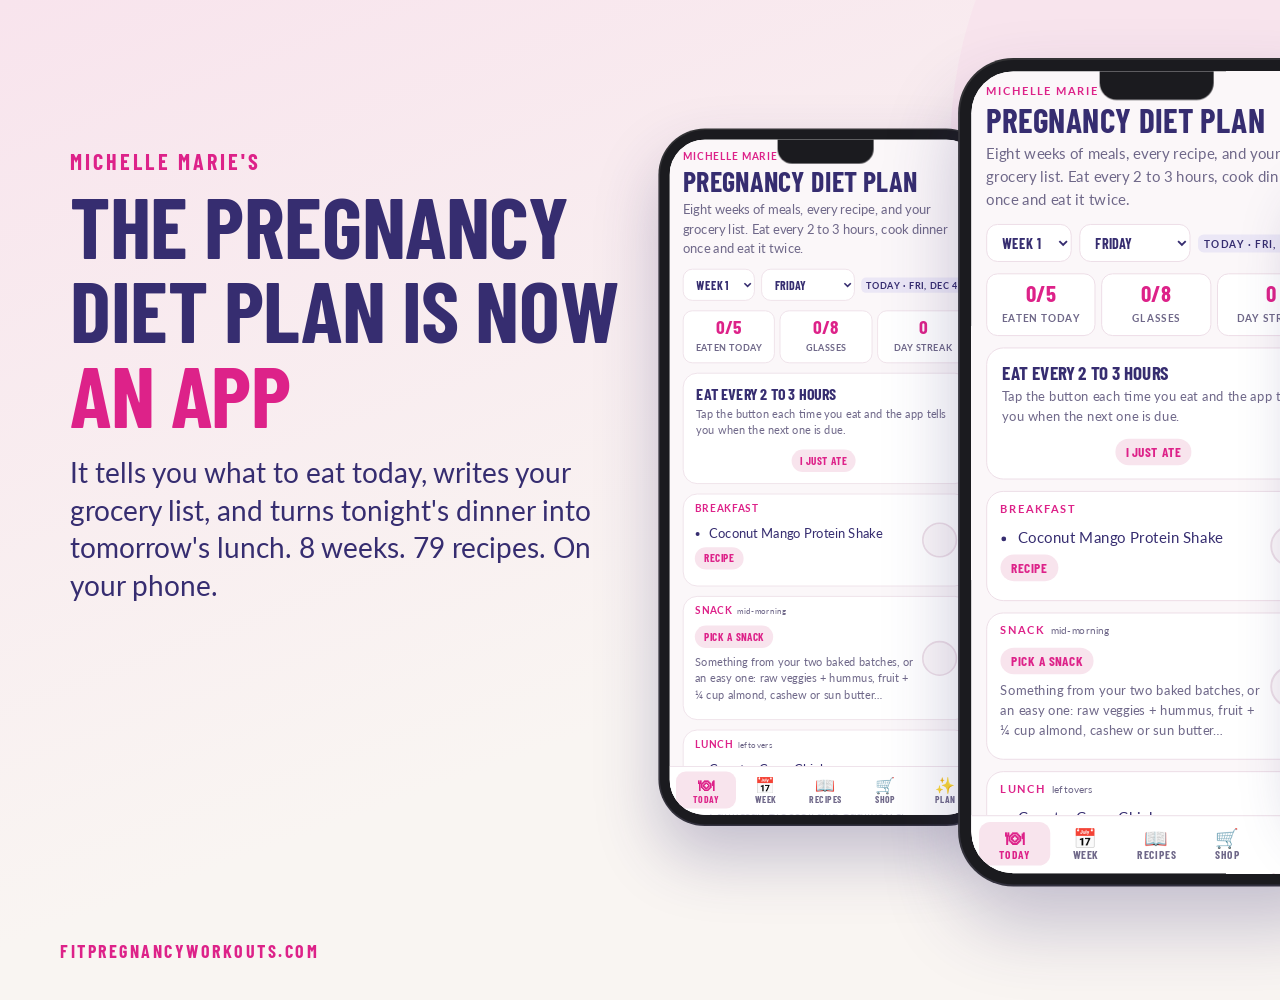
<file: tools/promo/card.html>
<!doctype html>
<meta charset="utf-8">
<title>Promo card</title>
<link rel="stylesheet" href="https://fonts.googleapis.com/css2?family=Barlow+Condensed:wght@600;700&family=Lato:wght@400;700;900&display=swap">
<style>
/* Promo cards for the diet plan app. Rendered by make_promo.js with ?card=<name>.
   Each phone is a live iframe of ../../diet/, so the screenshots are always the current app. */
html,body{margin:0;overflow:hidden;background:#F9F5F2;font-family:Lato,system-ui,sans-serif;color:#362D70}
.card{position:relative;overflow:hidden;background:#F9F5F2}
.card.pink{background:linear-gradient(160deg,#F8E4ED 0%,#F9F5F2 60%)}
.card.brand{background:#362D70;color:#fff}
.blob{position:absolute;border-radius:50%;background:#F8E4ED;z-index:0}
.phone{position:absolute;width:390px;height:844px;border-radius:56px;background:#1b1b1f;padding:12px;box-shadow:0 40px 80px rgba(54,45,112,.28),0 0 0 2px #333;z-index:2;transform-origin:top left}
.phone:after{content:"";position:absolute;top:12px;left:50%;transform:translateX(-50%);width:120px;height:30px;background:#1b1b1f;border-radius:0 0 18px 18px;z-index:3}
.phone iframe{width:390px;height:844px;border:0;border-radius:44px;background:#fff;display:block}
.eyebrow{font:700 22px/1 'Barlow Condensed';letter-spacing:.14em;text-transform:uppercase;color:#DD2289}
h1{font:700 86px/.98 'Barlow Condensed';text-transform:uppercase;margin:10px 0 0;color:#362D70;letter-spacing:-.005em}
.brand h1{color:#fff}
h1 em{font-style:normal;color:#DD2289}
p.lead{font:400 28px/1.35 Lato;margin:18px 0 0;color:#362D70;max-width:560px}
.brand p.lead{color:#F8E4ED}
.call{position:absolute;z-index:4;background:#fff;border:2px solid #DD2289;color:#362D70;border-radius:18px;padding:14px 18px;font:700 22px/1.15 Lato;box-shadow:0 14px 30px rgba(54,45,112,.18);max-width:300px}
.call:before{content:"";position:absolute;width:16px;height:16px;background:#fff;border-left:2px solid #DD2289;border-bottom:2px solid #DD2289;transform:rotate(45deg);left:-10px;top:calc(50% - 8px)}
.call.r:before{left:auto;right:-10px;transform:rotate(225deg)}
.call small{display:block;font:400 17px/1.3 Lato;color:#6b6788;margin-top:3px}
.tag{display:inline-block;background:#DD2289;color:#fff;font:700 20px/1 'Barlow Condensed';letter-spacing:.1em;text-transform:uppercase;padding:9px 14px;border-radius:999px}
.copy{position:absolute;z-index:4}
.foot{position:absolute;left:60px;bottom:40px;font:700 18px/1 'Barlow Condensed';letter-spacing:.14em;text-transform:uppercase;color:#DD2289;z-index:4}
.brand .foot{color:#F8E4ED}
.old{position:absolute;z-index:1;width:420px;border:1px solid #ddd;box-shadow:0 20px 50px rgba(0,0,0,.15);transform:rotate(-4deg);background:#fff}
.old img{width:100%;display:block;filter:saturate(.7)}
.old .lbl{position:absolute;top:-22px;left:-10px}
.tag.grey{background:#9a97b3}
.check{font:700 26px/1.3 Lato;margin:0;padding:0;list-style:none}
.check li{padding-left:44px;position:relative;margin:14px 0}
.check li:before{content:"✓";position:absolute;left:0;top:-2px;width:32px;height:32px;border-radius:50%;background:#DD2289;color:#fff;font:900 20px/32px Lato;text-align:center}
</style>
<div id="card" class="card"></div>
<script>
const q=new URLSearchParams(location.search);const card=q.get('card')||'hero';const app='../../diet/index.html';
const ph=(name,x,y,s,hash='')=>`<div class="phone" style="left:${x}px;top:${y}px;transform:scale(${s})"><iframe name="${name}" src="${app}${hash}"></iframe></div>`;
const C=document.getElementById('card');
const cards={
 hero:{w:1600,h:1000,cls:'pink',html:`
   <div class="blob" style="width:900px;height:900px;right:-250px;top:-300px"></div>
   <div class="copy" style="left:70px;top:150px;width:620px"><span class="eyebrow">Michelle Marie's</span><h1>The Pregnancy Diet Plan is now <em>an app</em></h1>
   <p class="lead">It tells you what to eat today, writes your grocery list, and turns tonight's dinner into tomorrow's lunch. 8 weeks. 79 recipes. On your phone.</p></div>
   ${ph('week',660,130,.8)}${ph('today',960,60,.95)}${ph('recipe',1300,170,.74)}
   <div class="foot">fitpregnancyworkouts.com</div>`},
 today:{w:1200,h:1200,cls:'pink',html:`
   <div class="copy" style="left:70px;top:70px;width:560px"><span class="eyebrow">Open it in the morning</span><h1>It tells you what to eat <em>today</em></h1>
   <p class="lead">Breakfast, two snacks, lunch, dinner. Tick them off. No flipping through a PDF.</p></div>
   ${ph('today',640,120,1.12)}
   <div class="call" style="left:360px;top:520px">Eat every 2 to 3 hours<small>Tap "I just ate" and it tells you when the next bite is due.</small></div>
   <div class="call" style="left:330px;top:870px">Lunch is already decided<small>It shows last night's dinner, packed up.</small></div>
   <div class="foot">The MMF Pregnancy Diet Plan</div>`},
 cook:{w:1200,h:1200,cls:'',html:`
   <div class="copy" style="left:70px;top:70px;width:560px"><span class="eyebrow">Cook once, eat twice</span><h1>Every recipe <em>doubles itself</em></h1>
   <p class="lead">Tap 2× and every amount rescales. Tonight's dinner becomes tomorrow's lunch, so you cook five times a week, not fourteen.</p></div>
   ${ph('recipe',640,120,1.12)}
   <div class="call r" style="left:300px;top:420px;max-width:320px">79 recipes, 30 minutes or less<small>Dinners, snacks and breakfasts. Tick ingredients off as you go.</small></div>
   <div class="foot">The MMF Pregnancy Diet Plan</div>`},
 shop:{w:1200,h:1200,cls:'pink',html:`
   <div class="copy" style="left:70px;top:70px;width:560px"><span class="eyebrow">One trip a week</span><h1>Your grocery list, <em>by aisle</em></h1>
   <p class="lead">Every week's list is built for you. Tick as you shop, hide what you have, add your own, or print it.</p></div>
   ${ph('shop',640,120,1.12)}
   <div class="call r" style="left:300px;top:560px;max-width:320px">Sunday prep, done<small>Shop the list, bake two batches of snacks. Twenty minutes saves the week.</small></div>
   <div class="foot">The MMF Pregnancy Diet Plan</div>`},
 aversion:{w:1200,h:1200,cls:'',html:`
   <div class="copy" style="left:70px;top:70px;width:560px"><span class="eyebrow">First trimester proof</span><h1>Can't face fish this week? <em>One tap.</em></h1>
   <p class="lead">Tell it what you can't stomach. It flags every recipe that has it and lets you swap any dinner for one that doesn't.</p></div>
   ${ph('recipes',640,120,1.12)}
   <div class="call r" style="left:300px;top:700px;max-width:320px">No fish · no eggs · no dairy · no nuts<small>Aversions come and go. The plan keeps up.</small></div>
   <div class="foot">The MMF Pregnancy Diet Plan</div>`},
 week:{w:1200,h:1200,cls:'pink',html:`
   <div class="copy" style="left:70px;top:70px;width:560px"><span class="eyebrow">8 weeks, then it repeats</span><h1>Your whole week <em>at a glance</em></h1>
   <p class="lead">Seven dinners, the breakfast list, and a swap button on every day. Your week, not a stranger's.</p></div>
   ${ph('week',640,120,1.12)}
   <div class="call r" style="left:300px;top:640px;max-width:320px">Works offline, installs like an app<small>No login. No app store. Add it to your home screen.</small></div>
   <div class="foot">The MMF Pregnancy Diet Plan</div>`},
 before:{w:1600,h:1000,cls:'',html:`
   <div class="copy" style="left:70px;top:60px;width:1460px;text-align:center"><span class="eyebrow">Same plan Michelle followed through two pregnancies</span><h1 style="font-size:66px">From a PDF you scroll to <em>an app that does the work</em></h1></div>
   <div class="old" style="left:120px;top:330px"><img src="../diet-pages/p-46.webp"></div>
   <div class="old" style="left:200px;top:400px;transform:rotate(3deg)"><img src="../diet-pages/p-50.webp"></div>
   <div class="tag grey" style="position:absolute;left:120px;top:270px;z-index:5">Then: 90 pages to scroll</div>
   ${ph('today',760,320,.78)}${ph('shop',1090,320,.78)}
   <div class="tag" style="position:absolute;left:760px;top:270px;z-index:5">Now: on your phone</div>
   <div class="foot">The MMF Pregnancy Diet Plan</div>`},
 included:{w:1200,h:1200,cls:'brand',html:`
   <div class="copy" style="left:70px;top:70px;width:600px"><span class="eyebrow">What's included</span><h1>Everything, <em>in one app</em></h1>
   <ul class="check" style="margin-top:28px">
   <li>8 weeks of meal calendars that know what day it is</li>
   <li>57 dinners, 14 baked snacks, 8 breakfasts, all scalable</li>
   <li>10 grocery lists by aisle, with ticks</li>
   <li>Eat-every-2-3-hours reminder and water tracker</li>
   <li>Aversion filters and dinner swaps</li>
   <li>Michelle's rules, the foods to avoid, the easy snacks</li>
   <li>Print any week, list or recipe</li></ul></div>
   ${ph('today',720,110,1.05)}
   <div class="foot">The MMF Pregnancy Diet Plan</div>`}
};
const c=cards[card];C.className='card '+c.cls;C.style.width=c.w+'px';C.style.height=c.h+'px';C.innerHTML=c.html;document.title=card;
</script>
</file>
<file: app.css>
/* 21 Day Fit Pregnancy Challenge player. Shared tokens and components.
   Brand from mmflabs.com/challenge-social: hot pink actions, deep purple ink, blush and cream backgrounds.
   Display face Barlow Condensed, body Lato. */
:root{
  --bg:#fbf7f9; --card:#ffffff; --ink:#362d70; --muted:#6f6889; --line:#ecdde6;
  --brand:#362d70; --brand-soft:#ebe7f6; --gold:#f2b84b;
  --accent:#dd2289; --accent-ink:#ffffff; --accent-soft:#f8e4ed; --done:#dd2289; --done-soft:#f8e4ed;
  --blue:#188bf6; --blue-soft:#ddeff2;
  --display:"Barlow Condensed","Helvetica Neue",Arial,sans-serif;
  --body:"Lato","Helvetica Neue",Arial,sans-serif;
  --mono:"Lato","Helvetica Neue",Arial,sans-serif;
}
@media (prefers-color-scheme: dark){:root:not([data-theme="light"]){
  --bg:#1a1530; --card:#262042; --ink:#f3eef7; --muted:#b3abcc; --line:#3a3258;
  --brand:#b7abf5; --brand-soft:#2f2850; --gold:#f2c76a;
  --accent:#ef5aa8; --accent-ink:#1a1530; --accent-soft:#4a1f38; --done:#ef5aa8; --done-soft:#4a1f38;
  --blue:#6db5ff; --blue-soft:#1f3350; color-scheme:dark}}
:root[data-theme="dark"]{
  --bg:#1a1530; --card:#262042; --ink:#f3eef7; --muted:#b3abcc; --line:#3a3258;
  --brand:#b7abf5; --brand-soft:#2f2850; --gold:#f2c76a;
  --accent:#ef5aa8; --accent-ink:#1a1530; --accent-soft:#4a1f38; --done:#ef5aa8; --done-soft:#4a1f38;
  --blue:#6db5ff; --blue-soft:#1f3350; color-scheme:dark}
*{box-sizing:border-box}
body{margin:0;background:var(--bg);color:var(--ink);font:400 16px/1.5 var(--body);
  padding-left:max(16px,env(safe-area-inset-left,0px));padding-right:max(16px,env(safe-area-inset-right,0px));padding-block:0 100px}
.wrap{max-width:560px;margin:0 auto;display:flex;flex-direction:column;gap:14px}
button{font:inherit;color:inherit;cursor:pointer}
button:focus-visible,a:focus-visible{outline:3px solid var(--accent);outline-offset:2px}
a.back{font:700 13px/1 var(--body);letter-spacing:.06em;text-transform:uppercase;color:var(--brand);text-decoration:none;display:inline-block}
.eyebrow{font:700 12px/1.2 var(--body);letter-spacing:.12em;text-transform:uppercase;color:var(--accent)}
h1{font:700 clamp(30px,9vw,44px)/1 var(--display);margin:0;text-wrap:balance;letter-spacing:.01em;text-transform:uppercase}
h2{font:700 22px/1.1 var(--display);margin:0;text-transform:uppercase;letter-spacing:.01em}
.lead{margin:0;color:var(--muted)}
.card{background:var(--card);border:1px solid var(--line);border-radius:18px;padding:14px 16px;display:flex;flex-direction:column;gap:10px}
.card h2{font-size:20px}
.card p{margin:0}
.go{display:block;text-align:center;background:var(--accent);color:var(--accent-ink);text-decoration:none;border:0;border-radius:16px;padding:18px;font:700 22px/1 var(--display);letter-spacing:.03em;text-transform:uppercase;width:100%}
.go.brand{background:var(--brand);color:#fff}
.go.quiet{background:var(--card);color:var(--ink);border:1px solid var(--line)}
.chip{font:700 13px/1 var(--body);letter-spacing:.04em;background:var(--bg);border:1px solid var(--line);border-radius:8px;padding:6px 8px;font-variant-numeric:tabular-nums;display:inline-block}
.chip.hot{background:var(--accent-soft);border-color:var(--accent);color:var(--accent)}
.chip.cool{background:var(--brand-soft);border-color:var(--brand);color:var(--brand)}
.pick{display:flex;gap:6px;flex-wrap:wrap}
.pick button{border:1px solid var(--line);background:var(--card);border-radius:999px;padding:8px 13px;font:700 15px/1 var(--display);letter-spacing:.04em;text-transform:uppercase}
.pick button[aria-pressed="true"]{background:var(--brand);color:#fff;border-color:var(--brand)}
.pick button.is-done::after{content:" ✓"}
.pick.nums{overflow-x:auto;flex-wrap:nowrap;padding-bottom:2px;scrollbar-width:none}
.pick.nums button{flex:none}
.toolrow{display:flex;gap:8px;align-items:center;flex-wrap:wrap}
.toolrow a,.toolrow button.link{font:700 15px/1 var(--display);letter-spacing:.05em;text-transform:uppercase;color:var(--brand);text-decoration:none;
  border:1px solid var(--line);background:var(--card);border-radius:999px;padding:9px 13px;display:inline-flex;gap:6px;align-items:center}
.toolrow a.play{background:var(--accent);color:var(--accent-ink);border-color:var(--accent)}
.ways{display:flex;flex-direction:column;gap:8px}
.way{display:grid;grid-template-columns:44px 1fr;gap:12px;align-items:center;background:var(--card);border:1px solid var(--line);border-radius:16px;padding:12px 14px;text-decoration:none;color:inherit}
.way .ic{width:44px;height:44px;border-radius:12px;background:var(--brand);color:#fff;display:grid;place-items:center;font:700 22px/1 var(--display)}
.way .ic.pink{background:var(--accent);color:var(--accent-ink)}
.way b{display:block;font:700 19px/1.1 var(--display);text-transform:uppercase;letter-spacing:.02em}
.way small{color:var(--muted);font-size:14px}
.note{font-size:14px;color:var(--muted);margin:0}
.todo{background:var(--gold);color:#3a2b00;border-radius:12px;padding:10px 12px;font-size:14px}
.err{background:var(--accent-soft);border-radius:14px;padding:14px}
@media print{a.back,.toolrow,.pick{display:none}}
</file>
